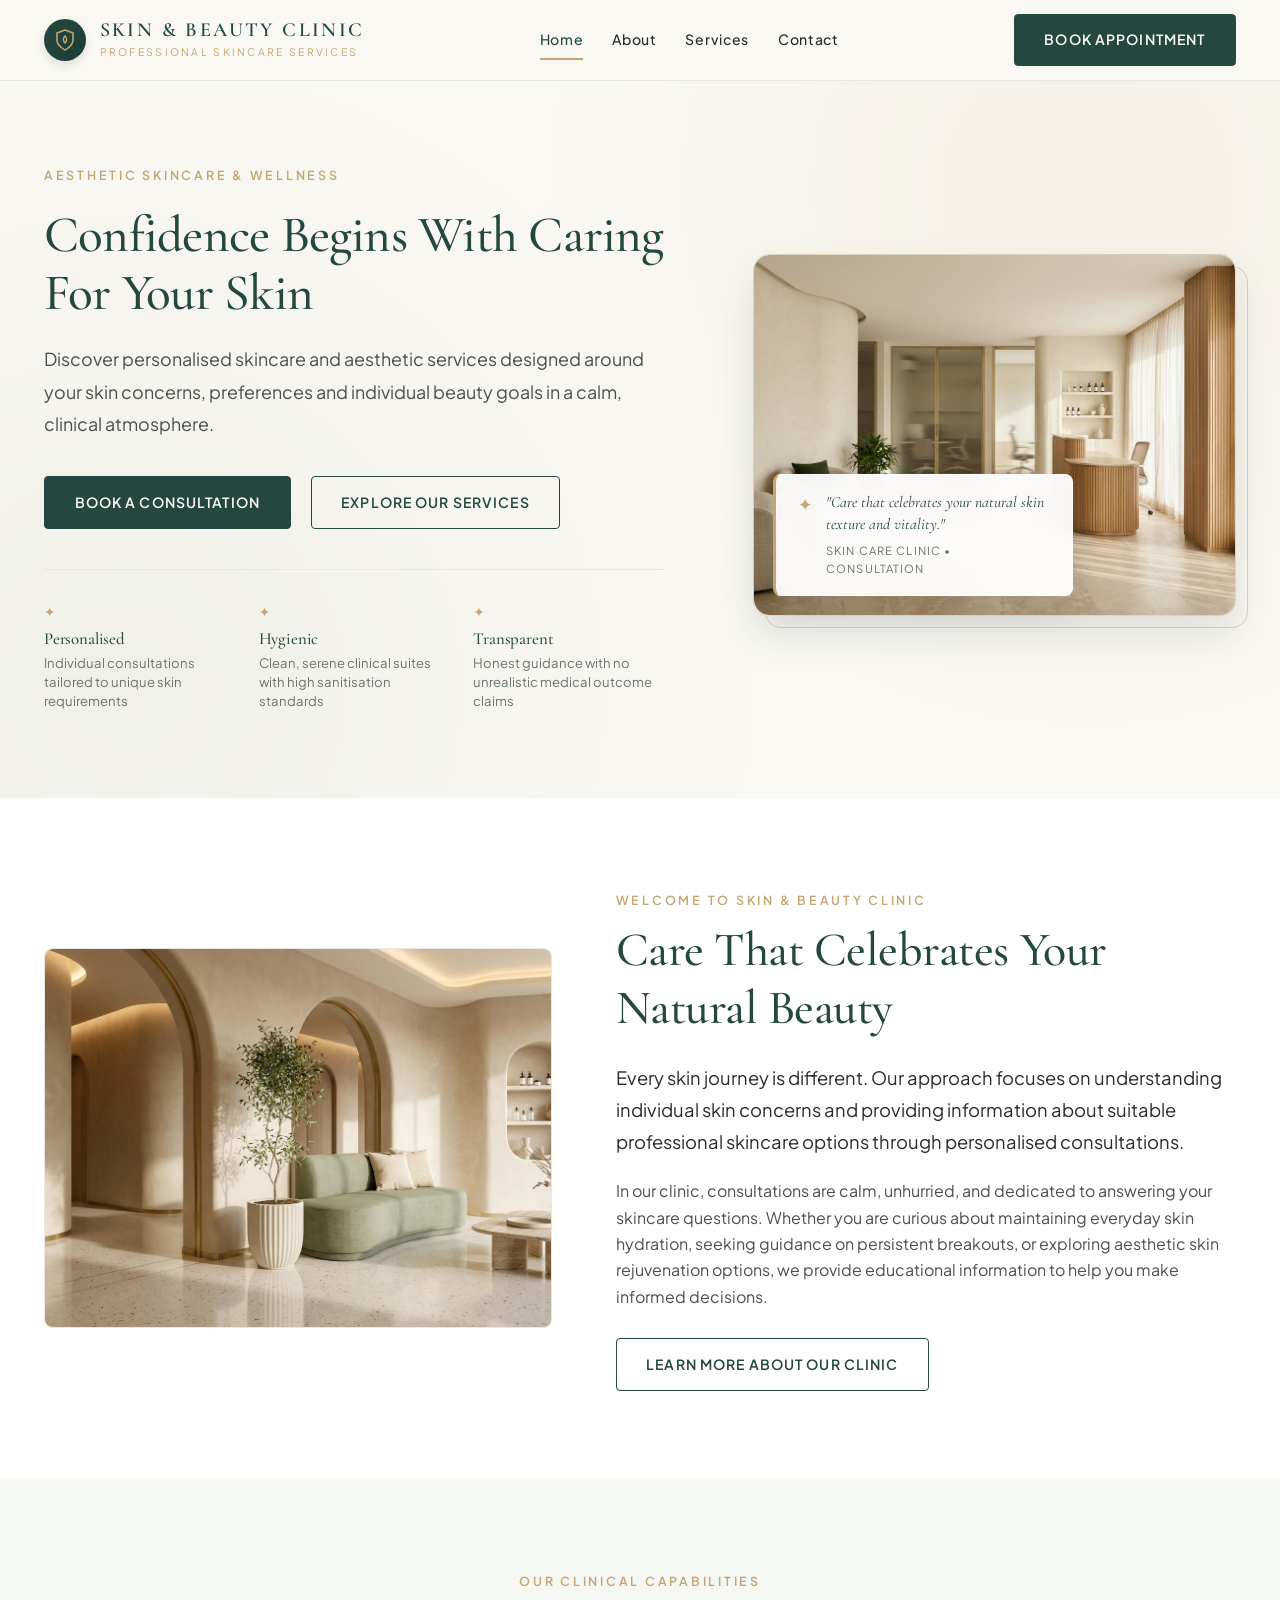
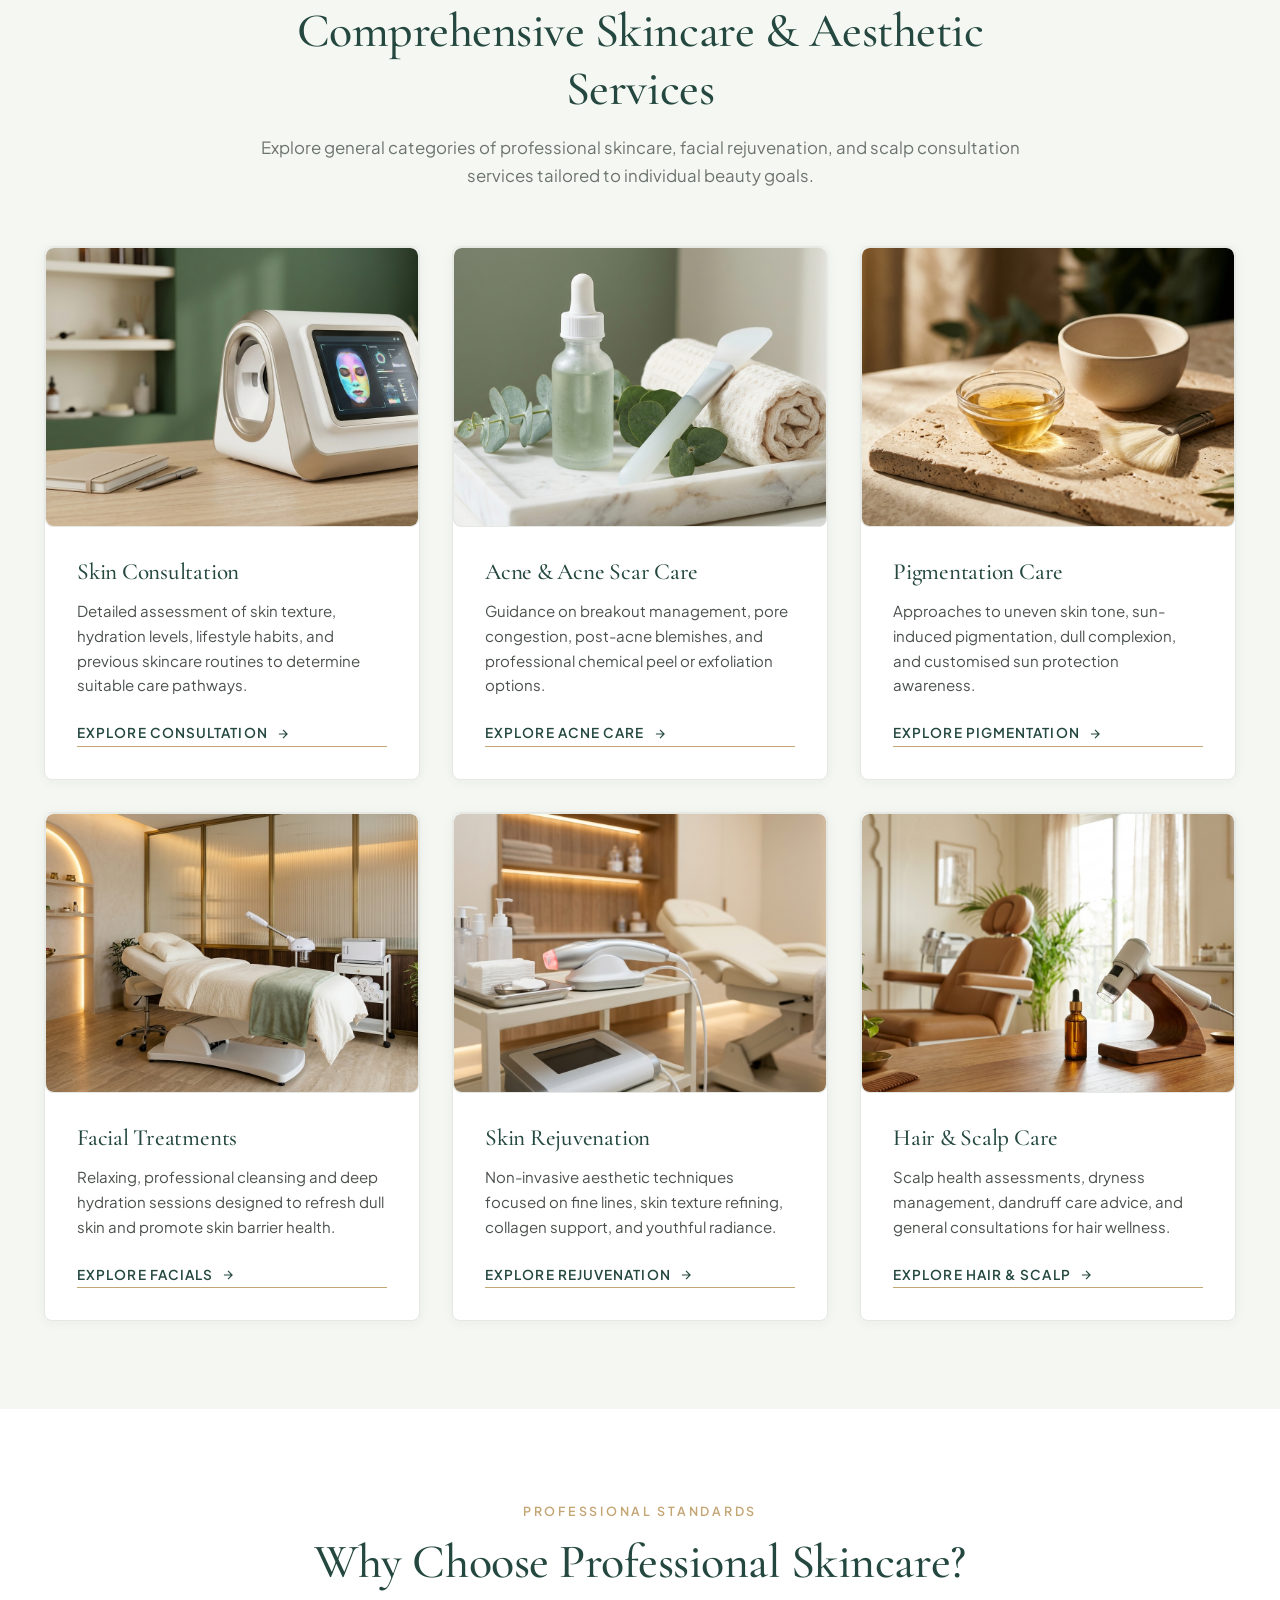
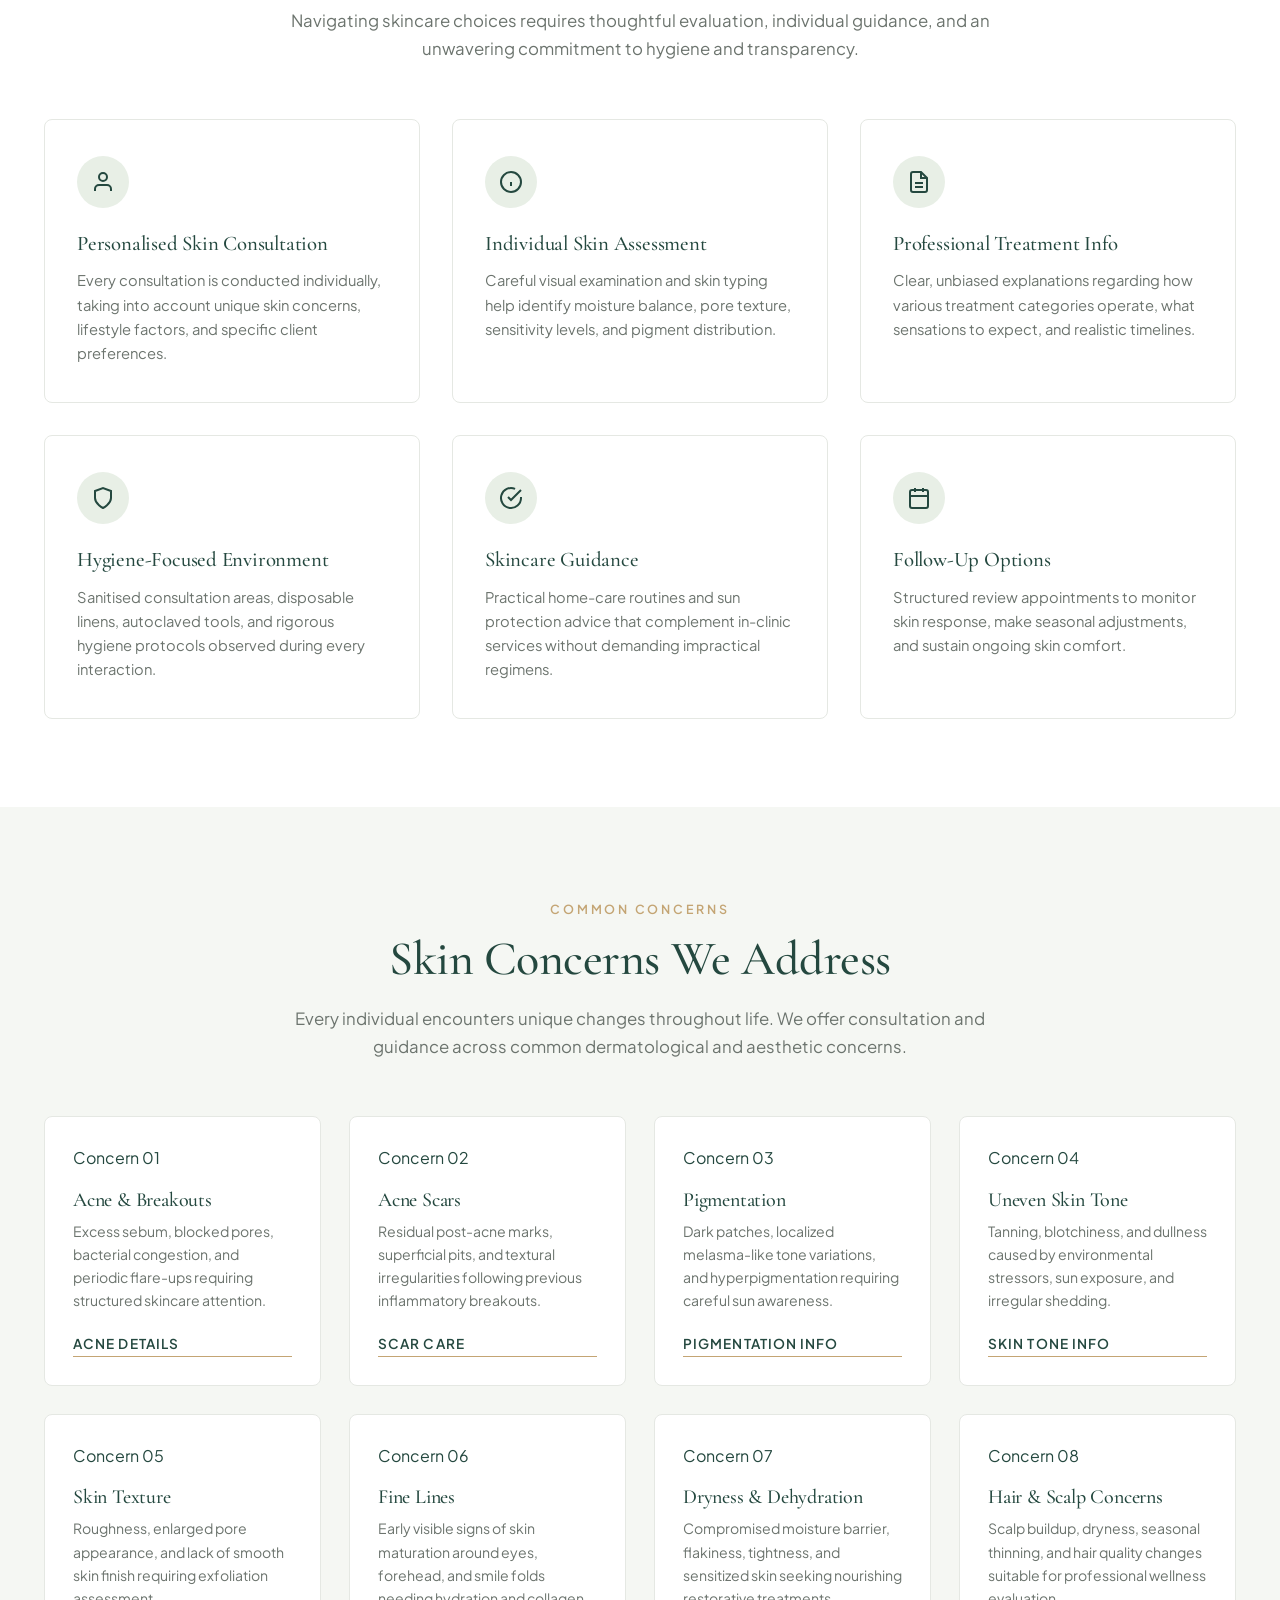
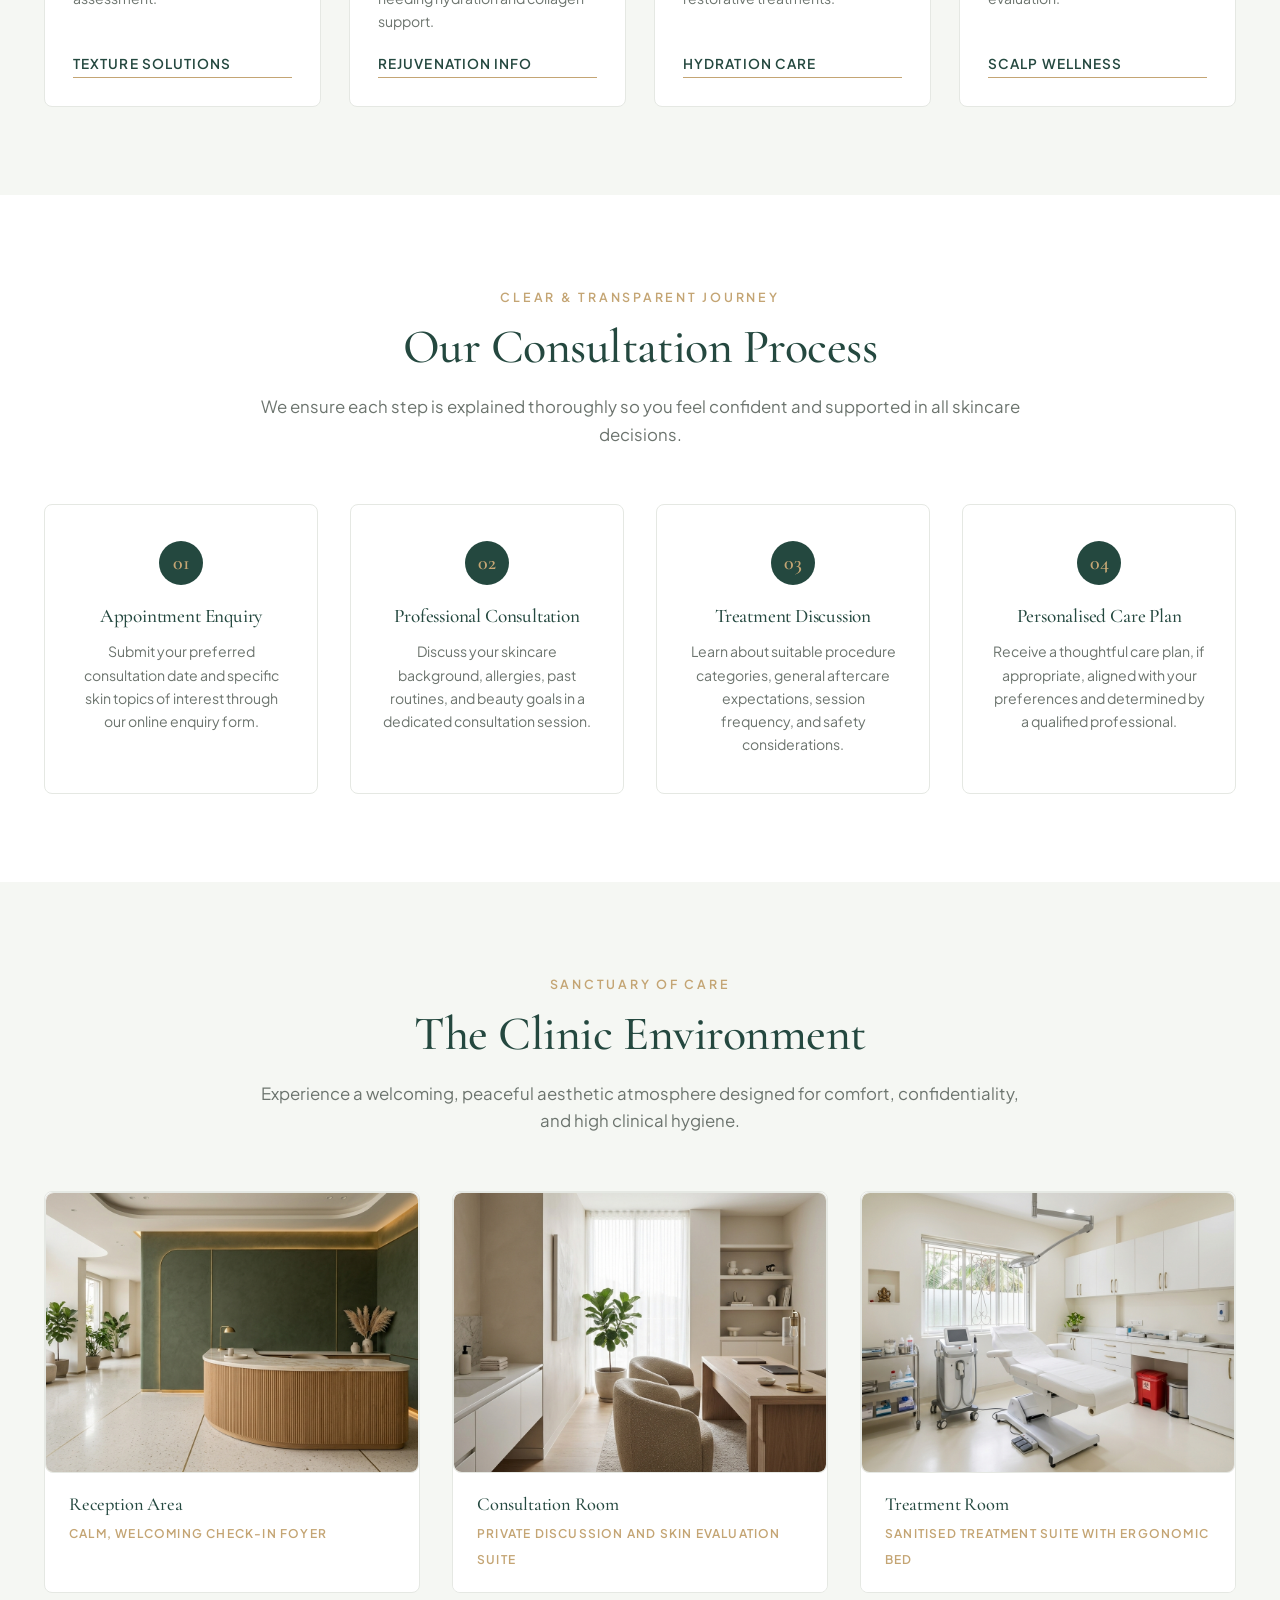
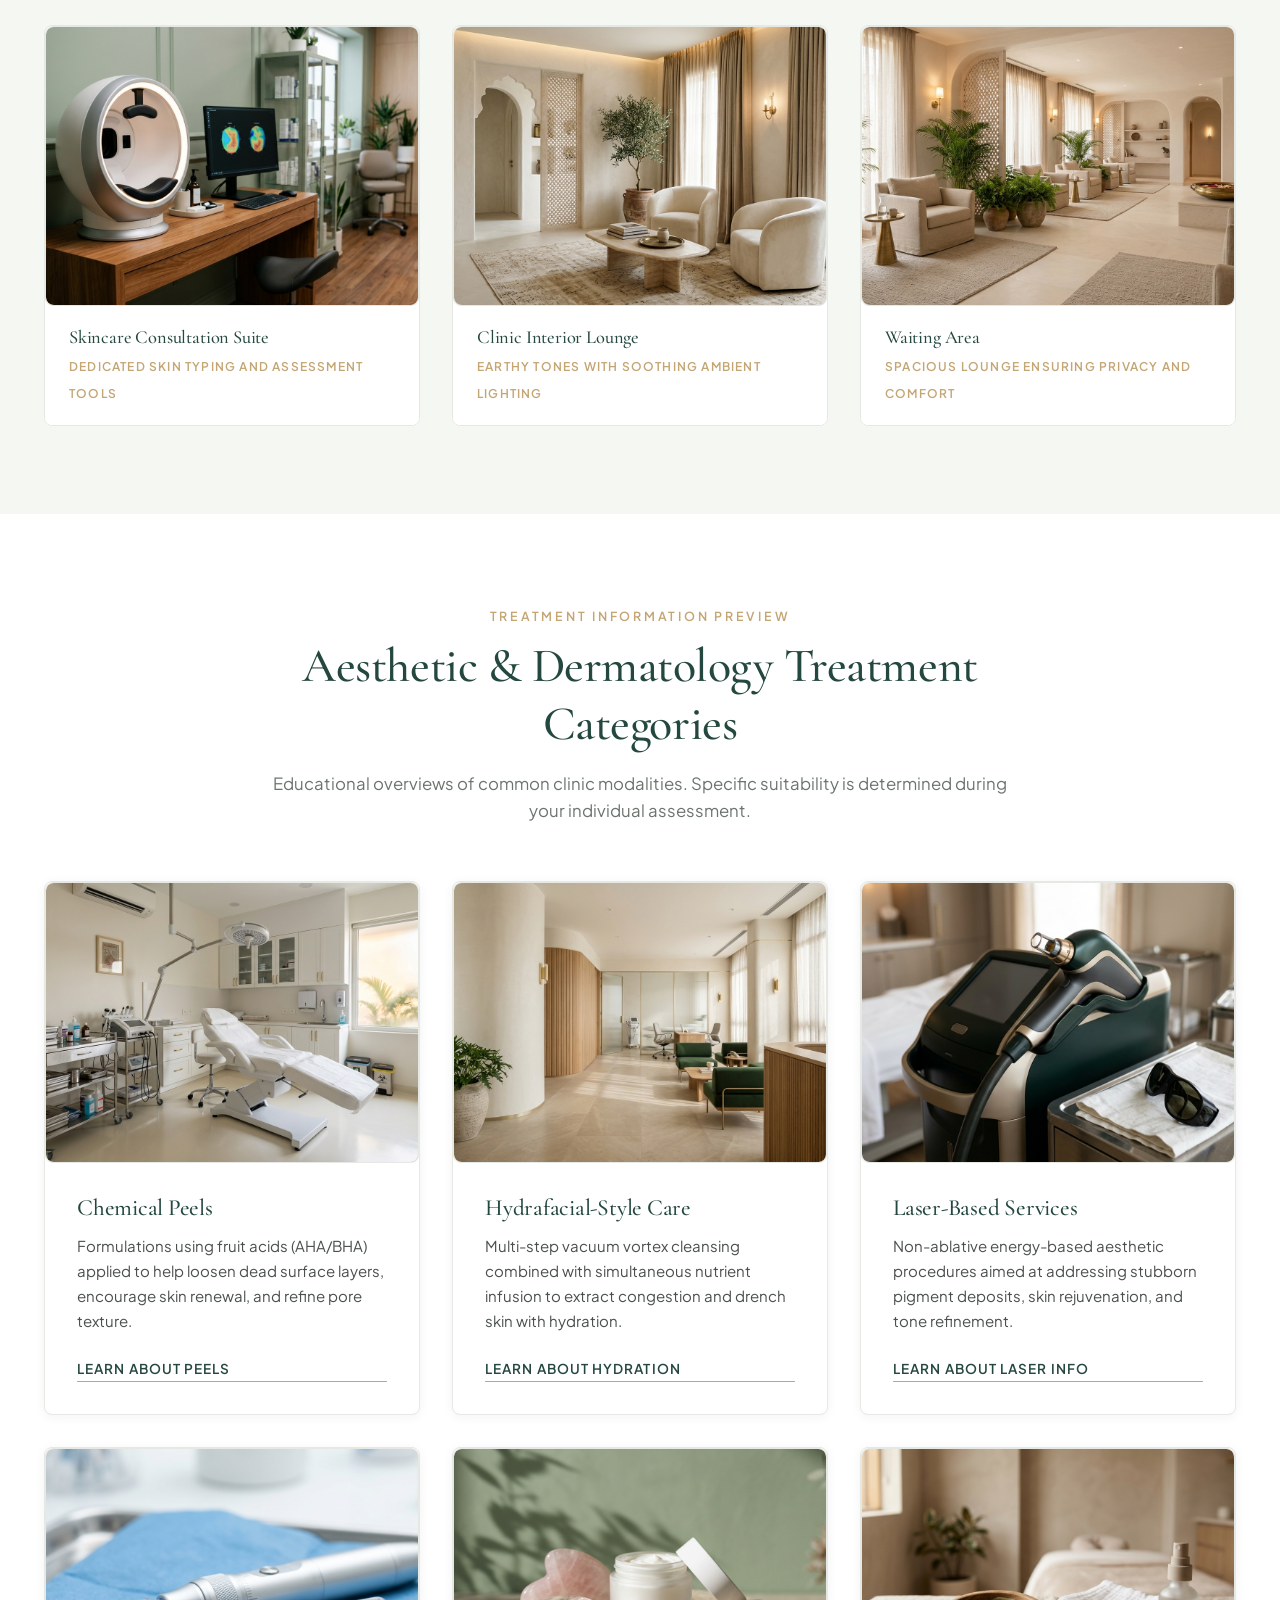
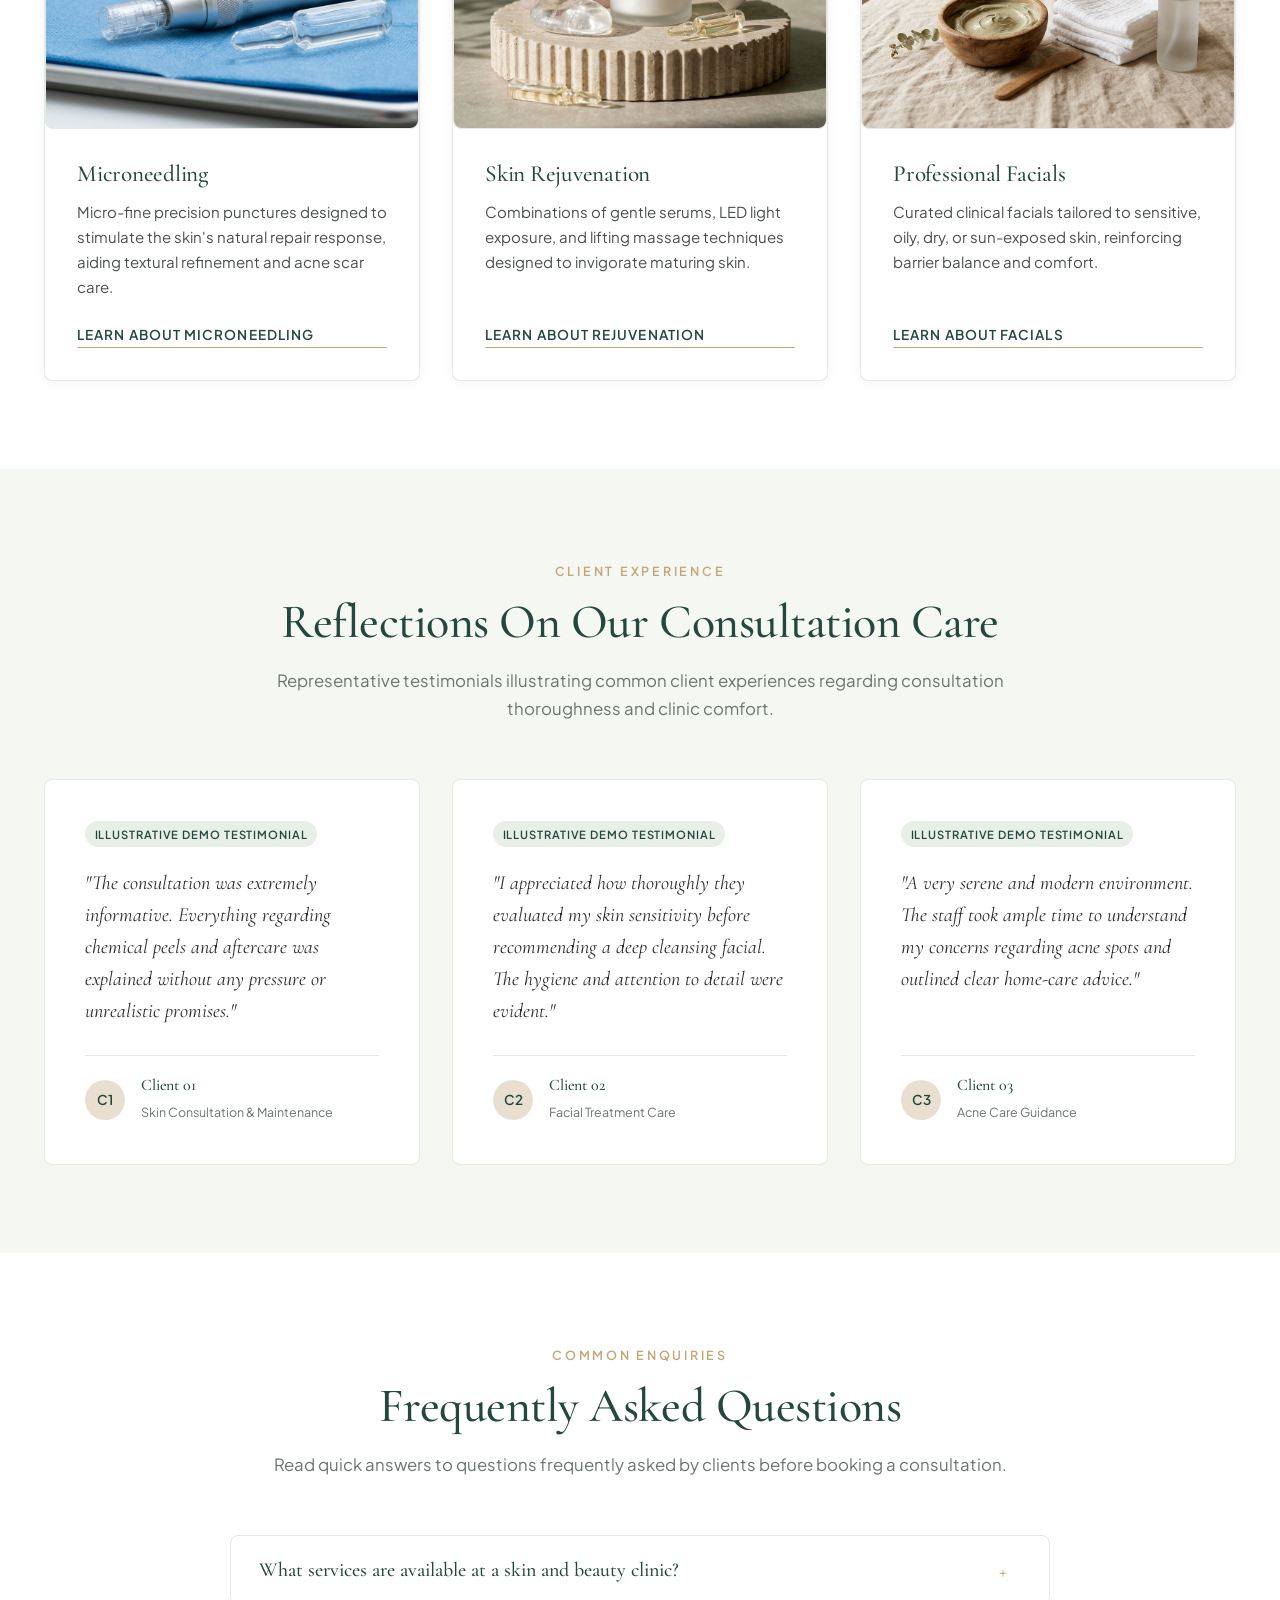
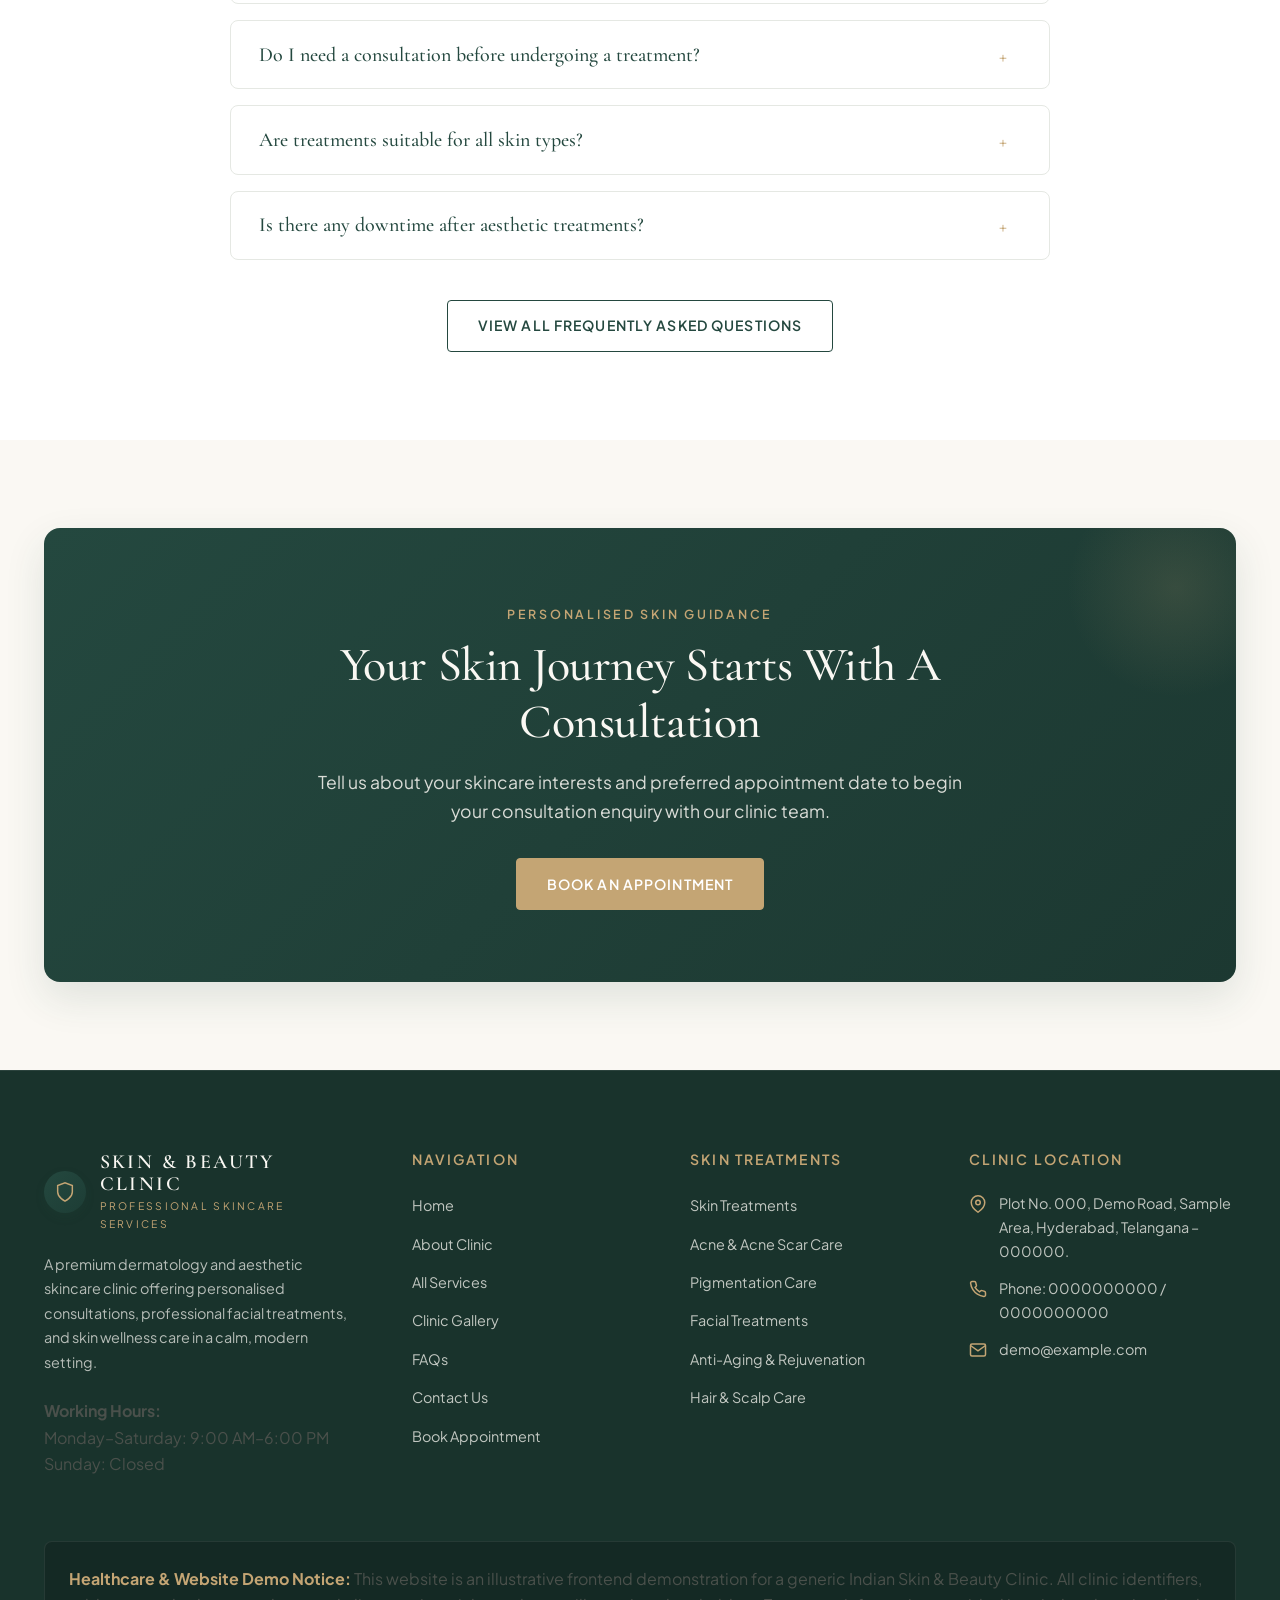
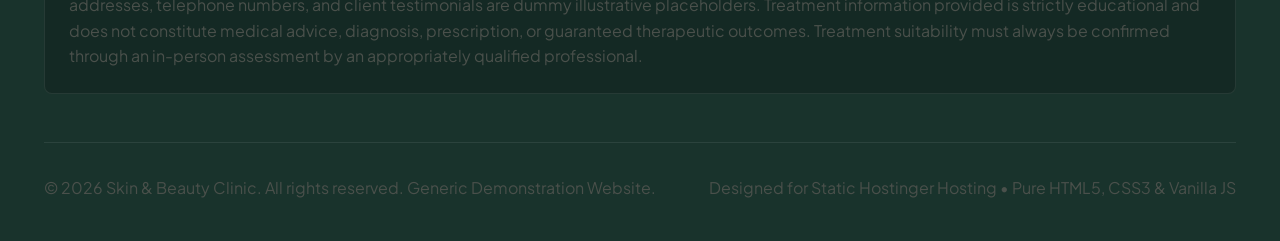
<file: index.html>
<!DOCTYPE html>
<html lang="en">
<head>
  <meta charset="UTF-8">
  <meta name="viewport" content="width=device-width, initial-scale=1.0">
  <title>Skin & Beauty Clinic Website | Aesthetic and Beauty Services</title>
  <meta name="description" content="Personalised skincare and aesthetic services designed around individual skin concerns, preferences, and beauty goals in a hygienic, calm clinic environment.">
  <meta property="og:title" content="Skin & Beauty Clinic Website | Professional Skincare Services">
  <meta property="og:description" content="Discover personalised skin consultations, facial treatments, acne care, and aesthetic rejuvenation in a modern clinical setting.">
  <meta property="og:type" content="website">
  <link rel="stylesheet" href="assets/css/style.css">
  <link rel="icon" type="image/svg+xml" href="data:image/svg+xml,<svg xmlns='http://www.w3.org/2000/svg' viewBox='0 0 24 24' fill='%2324483F'><path d='M12 2C7.5 2 4 5.5 4 10c0 5.25 8 12 8 12s8-6.75 8-12c0-4.5-3.5-8-8-8zm0 11.5c-1.93 0-3.5-1.57-3.5-3.5S10.07 6.5 12 6.5s3.5 1.57 3.5 3.5-1.57 3.5-3.5 3.5z'/></svg>">
</head>
<body>

  <!-- SITE HEADER -->
    <header class="site-header">
    <div class="container header-inner">
      <a href="index.html" class="brand" aria-label="Skin &amp; Beauty Clinic Home">
        <div class="brand-logo-symbol">
          <svg viewBox="0 0 24 24" width="24" height="24" fill="none" stroke="currentColor" stroke-width="1.6" stroke-linecap="round" stroke-linejoin="round">
            <path d="M12 22s8-4 8-10V5l-8-3-8 3v7c0 6 8 10 8 10z"/>
            <path d="M12 8c-2 2-2 5 0 7 2-2 2-5 0-7z"/>
          </svg>
        </div>
        <div class="brand-text">
          <span class="brand-title">Skin &amp; Beauty Clinic</span>
          <span class="brand-subtitle">Professional Skincare Services</span>
        </div>
      </a>

      <nav class="main-nav" aria-label="Main Navigation">
        <ul class="nav-list">
          <li class="nav-item"><a href="index.html" class="nav-link">Home</a></li>
          <li class="nav-item"><a href="about.html" class="nav-link">About</a></li>
          <li class="nav-item"><a href="services.html" class="nav-link">Services</a></li>
          <li class="nav-item"><a href="contact.html" class="nav-link">Contact</a></li>
        </ul>
      </nav>

      <div class="header-cta">
        <a href="appointment.html" class="btn btn-primary">Book Appointment</a>
        <button class="mobile-nav-toggle" aria-label="Open mobile navigation" aria-expanded="false">
          <svg width="24" height="24" viewBox="0 0 24 24" fill="none" stroke="currentColor" stroke-width="2"><line x1="3" y1="12" x2="21" y2="12"/><line x1="3" y1="6" x2="21" y2="6"/><line x1="3" y1="18" x2="21" y2="18"/></svg>
        </button>
      </div>
    </div>

    <!-- Mobile Drawer -->
    <div class="mobile-nav-drawer">
      <ul class="mobile-nav-list">
        <li><a href="index.html" class="mobile-nav-link">Home</a></li>
        <li><a href="about.html" class="mobile-nav-link">About Clinic</a></li>
        <li><a href="services.html" class="mobile-nav-link">Services</a></li>
        <li><a href="contact.html" class="mobile-nav-link">Contact Us</a></li>
      </ul>
      <a href="appointment.html" class="btn btn-primary mobile-cta-btn">Book Consultation</a>
    </div>
  </header>

  <!-- MAIN CONTENT -->
  <main>
    <!-- SECTION 1: HERO -->
    <section class="hero-section">
      <div class="container">
        <div class="hero-grid">
          <div class="hero-content">
            <span class="eyebrow">Aesthetic Skincare &amp; Wellness</span>
            <h1 class="hero-title">Confidence Begins With Caring For Your Skin</h1>
            <p class="hero-desc">Discover personalised skincare and aesthetic services designed around your skin concerns, preferences and individual beauty goals in a calm, clinical atmosphere.</p>
            <div class="hero-actions">
              <a href="appointment.html" class="btn btn-primary">Book a Consultation</a>
              <a href="services.html" class="btn btn-secondary">Explore Our Services</a>
            </div>
            <div class="hero-highlights">
              <div class="highlight-item">
                <span class="highlight-accent">✦</span>
                <h4>Personalised</h4>
                <p>Individual consultations tailored to unique skin requirements</p>
              </div>
              <div class="highlight-item">
                <span class="highlight-accent">✦</span>
                <h4>Hygienic</h4>
                <p>Clean, serene clinical suites with high sanitisation standards</p>
              </div>
              <div class="highlight-item">
                <span class="highlight-accent">✦</span>
                <h4>Transparent</h4>
                <p>Honest guidance with no unrealistic medical outcome claims</p>
              </div>
            </div>
          </div>
          <div class="hero-image-wrapper">
            <div class="hero-image-frame">
              <div class="img-placeholder ratio-4-3" data-img-id="IMG-01">
                <img src="images/hero-skin-beauty-clinic.jpeg" alt="Skin &amp; Beauty Clinic Modern Interior Foyer" loading="eager">
              </div>
              <div class="hero-float-card">
                <div class="float-card-icon">✦</div>
                <div class="float-card-text">
                  <p>"Care that celebrates your natural skin texture and vitality."</p>
                  <span>Skin Care Clinic &bull; Consultation</span>
                </div>
              </div>
            </div>
          </div>
        </div>
      </div>
    </section>

    <!-- SECTION 2: WELCOME -->
    <section class="section bg-white">
      <div class="container">
        <div class="welcome-grid">
          <div>
            <div class="img-placeholder ratio-4-3" data-img-id="IMG-02">
              <img src="images/clinic-interior.jpeg" alt="Skin &amp; Beauty Clinic Reception and Consultation Entrance" loading="lazy">
            </div>
          </div>
          <div class="welcome-content">
            <span class="eyebrow">Welcome to Skin &amp; Beauty Clinic</span>
            <h2>Care That Celebrates Your Natural Beauty</h2>
            <p class="text-lead">Every skin journey is different. Our approach focuses on understanding individual skin concerns and providing information about suitable professional skincare options through personalised consultations.</p>
            <p>In our clinic, consultations are calm, unhurried, and dedicated to answering your skincare questions. Whether you are curious about maintaining everyday skin hydration, seeking guidance on persistent breakouts, or exploring aesthetic skin rejuvenation options, we provide educational information to help you make informed decisions.</p>
            <div style="margin-top: 1.75rem;">
              <a href="about.html" class="btn btn-secondary">Learn More About Our Clinic</a>
            </div>
          </div>
        </div>
      </div>
    </section>

    <!-- SECTION 3: MAIN SERVICES -->
    <section class="section bg-light">
      <div class="container">
        <div class="section-header">
          <span class="eyebrow">Our Clinical Capabilities</span>
          <h2>Comprehensive Skincare &amp; Aesthetic Services</h2>
          <p>Explore general categories of professional skincare, facial rejuvenation, and scalp consultation services tailored to individual beauty goals.</p>
        </div>

        <div class="cards-grid-3">
          <!-- Service 1 -->
          <article class="service-card">
            <div class="service-card-media">
              <div class="img-placeholder ratio-4-3" data-img-id="IMG-03">
                <img src="images/skincare-consultation.jpeg" alt="Skin Consultation and Diagnostic Assessment" loading="lazy">
              </div>
            </div>
            <div class="service-card-content">
              <h3 class="service-card-title">Skin Consultation</h3>
              <p class="service-card-desc">Detailed assessment of skin texture, hydration levels, lifestyle habits, and previous skincare routines to determine suitable care pathways.</p>
              <a href="skin-treatments.html" class="btn-text-link">Explore Consultation <svg width="14" height="14" viewBox="0 0 24 24" fill="none" stroke="currentColor" stroke-width="2"><path d="M5 12h14M12 5l7 7-7 7"/></svg></a>
            </div>
          </article>

          <!-- Service 2 -->
          <article class="service-card">
            <div class="service-card-media">
              <div class="img-placeholder ratio-4-3" data-img-id="IMG-04">
                <img src="images/acne-care.jpeg" alt="Acne and Breakout Management" loading="lazy">
              </div>
            </div>
            <div class="service-card-content">
              <h3 class="service-card-title">Acne &amp; Acne Scar Care</h3>
              <p class="service-card-desc">Guidance on breakout management, pore congestion, post-acne blemishes, and professional chemical peel or exfoliation options.</p>
              <a href="acne-care.html" class="btn-text-link">Explore Acne Care <svg width="14" height="14" viewBox="0 0 24 24" fill="none" stroke="currentColor" stroke-width="2"><path d="M5 12h14M12 5l7 7-7 7"/></svg></a>
            </div>
          </article>

          <!-- Service 3 -->
          <article class="service-card">
            <div class="service-card-media">
              <div class="img-placeholder ratio-4-3" data-img-id="IMG-05">
                <img src="images/pigmentation-care.jpeg" alt="Pigmentation and Skin Tone Harmonization" loading="lazy">
              </div>
            </div>
            <div class="service-card-content">
              <h3 class="service-card-title">Pigmentation Care</h3>
              <p class="service-card-desc">Approaches to uneven skin tone, sun-induced pigmentation, dull complexion, and customised sun protection awareness.</p>
              <a href="pigmentation.html" class="btn-text-link">Explore Pigmentation <svg width="14" height="14" viewBox="0 0 24 24" fill="none" stroke="currentColor" stroke-width="2"><path d="M5 12h14M12 5l7 7-7 7"/></svg></a>
            </div>
          </article>

          <!-- Service 4 -->
          <article class="service-card">
            <div class="service-card-media">
              <div class="img-placeholder ratio-4-3" data-img-id="IMG-06">
                <img src="images/facial-treatment.jpeg" alt="Professional Clinical Facial Treatment" loading="lazy">
              </div>
            </div>
            <div class="service-card-content">
              <h3 class="service-card-title">Facial Treatments</h3>
              <p class="service-card-desc">Relaxing, professional cleansing and deep hydration sessions designed to refresh dull skin and promote skin barrier health.</p>
              <a href="facial-treatments.html" class="btn-text-link">Explore Facials <svg width="14" height="14" viewBox="0 0 24 24" fill="none" stroke="currentColor" stroke-width="2"><path d="M5 12h14M12 5l7 7-7 7"/></svg></a>
            </div>
          </article>

          <!-- Service 5 -->
          <article class="service-card">
            <div class="service-card-media">
              <div class="img-placeholder ratio-4-3" data-img-id="IMG-07">
                <img src="images/skin-rejuvenation.jpeg" alt="Aesthetic Skin Rejuvenation and Vitality" loading="lazy">
              </div>
            </div>
            <div class="service-card-content">
              <h3 class="service-card-title">Skin Rejuvenation</h3>
              <p class="service-card-desc">Non-invasive aesthetic techniques focused on fine lines, skin texture refining, collagen support, and youthful radiance.</p>
              <a href="anti-aging.html" class="btn-text-link">Explore Rejuvenation <svg width="14" height="14" viewBox="0 0 24 24" fill="none" stroke="currentColor" stroke-width="2"><path d="M5 12h14M12 5l7 7-7 7"/></svg></a>
            </div>
          </article>

          <!-- Service 6 -->
          <article class="service-card">
            <div class="service-card-media">
              <div class="img-placeholder ratio-4-3" data-img-id="IMG-08">
                <img src="images/hair-care-treatment.jpeg" alt="Hair and Scalp Wellness Care" loading="lazy">
              </div>
            </div>
            <div class="service-card-content">
              <h3 class="service-card-title">Hair &amp; Scalp Care</h3>
              <p class="service-card-desc">Scalp health assessments, dryness management, dandruff care advice, and general consultations for hair wellness.</p>
              <a href="hair-care.html" class="btn-text-link">Explore Hair &amp; Scalp <svg width="14" height="14" viewBox="0 0 24 24" fill="none" stroke="currentColor" stroke-width="2"><path d="M5 12h14M12 5l7 7-7 7"/></svg></a>
            </div>
          </article>
        </div>
      </div>
    </section>

    <!-- SECTION 4: WHY CHOOSE PROFESSIONAL SKINCARE -->
    <section class="section bg-white">
      <div class="container">
        <div class="section-header">
          <span class="eyebrow">Professional Standards</span>
          <h2>Why Choose Professional Skincare?</h2>
          <p>Navigating skincare choices requires thoughtful evaluation, individual guidance, and an unwavering commitment to hygiene and transparency.</p>
        </div>

        <div class="cards-grid-3">
          <div class="feature-card">
            <div class="feature-icon-wrapper">
              <svg width="24" height="24" viewBox="0 0 24 24" fill="none" stroke="currentColor" stroke-width="2"><path d="M20 21v-2a4 4 0 0 0-4-4H8a4 4 0 0 0-4 4v2"/><circle cx="12" cy="7" r="4"/></svg>
            </div>
            <h3>Personalised Skin Consultation</h3>
            <p>Every consultation is conducted individually, taking into account unique skin concerns, lifestyle factors, and specific client preferences.</p>
          </div>

          <div class="feature-card">
            <div class="feature-icon-wrapper">
              <svg width="24" height="24" viewBox="0 0 24 24" fill="none" stroke="currentColor" stroke-width="2"><circle cx="12" cy="12" r="10"/><path d="M12 16v-4"/><path d="M12 8h.01"/></svg>
            </div>
            <h3>Individual Skin Assessment</h3>
            <p>Careful visual examination and skin typing help identify moisture balance, pore texture, sensitivity levels, and pigment distribution.</p>
          </div>

          <div class="feature-card">
            <div class="feature-icon-wrapper">
              <svg width="24" height="24" viewBox="0 0 24 24" fill="none" stroke="currentColor" stroke-width="2"><path d="M14 2H6a2 2 0 0 0-2 2v16a2 2 0 0 0 2 2h12a2 2 0 0 0 2-2V8z"/><polyline points="14 2 14 8 20 8"/><line x1="16" y1="13" x2="8" y2="13"/><line x1="16" y1="17" x2="8" y2="17"/></svg>
            </div>
            <h3>Professional Treatment Info</h3>
            <p>Clear, unbiased explanations regarding how various treatment categories operate, what sensations to expect, and realistic timelines.</p>
          </div>

          <div class="feature-card">
            <div class="feature-icon-wrapper">
              <svg width="24" height="24" viewBox="0 0 24 24" fill="none" stroke="currentColor" stroke-width="2"><path d="M12 22s8-4 8-10V5l-8-3-8 3v7c0 6 8 10 8 10z"/></svg>
            </div>
            <h3>Hygiene-Focused Environment</h3>
            <p>Sanitised consultation areas, disposable linens, autoclaved tools, and rigorous hygiene protocols observed during every interaction.</p>
          </div>

          <div class="feature-card">
            <div class="feature-icon-wrapper">
              <svg width="24" height="24" viewBox="0 0 24 24" fill="none" stroke="currentColor" stroke-width="2"><path d="M22 11.08V12a10 10 0 1 1-5.93-9.14"/><polyline points="22 4 12 14.01 9 11.01"/></svg>
            </div>
            <h3>Skincare Guidance</h3>
            <p>Practical home-care routines and sun protection advice that complement in-clinic services without demanding impractical regimens.</p>
          </div>

          <div class="feature-card">
            <div class="feature-icon-wrapper">
              <svg width="24" height="24" viewBox="0 0 24 24" fill="none" stroke="currentColor" stroke-width="2"><rect x="3" y="4" width="18" height="18" rx="2" ry="2"/><line x1="16" y1="2" x2="16" y2="6"/><line x1="8" y1="2" x2="8" y2="6"/><line x1="3" y1="10" x2="21" y2="10"/></svg>
            </div>
            <h3>Follow-Up Options</h3>
            <p>Structured review appointments to monitor skin response, make seasonal adjustments, and sustain ongoing skin comfort.</p>
          </div>
        </div>
      </div>
    </section>

    <!-- SECTION 5: SKIN CONCERNS WE ADDRESS -->
    <section class="section bg-light">
      <div class="container">
        <div class="section-header">
          <span class="eyebrow">Common Concerns</span>
          <h2>Skin Concerns We Address</h2>
          <p>Every individual encounters unique changes throughout life. We offer consultation and guidance across common dermatological and aesthetic concerns.</p>
        </div>

        <div class="cards-grid-4">
          <div class="concern-card">
            <span class="eyebrow-forest">Concern 01</span>
            <h4>Acne &amp; Breakouts</h4>
            <p>Excess sebum, blocked pores, bacterial congestion, and periodic flare-ups requiring structured skincare attention.</p>
            <a href="acne-care.html" class="btn-text-link">Acne Details</a>
          </div>

          <div class="concern-card">
            <span class="eyebrow-forest">Concern 02</span>
            <h4>Acne Scars</h4>
            <p>Residual post-acne marks, superficial pits, and textural irregularities following previous inflammatory breakouts.</p>
            <a href="acne-care.html" class="btn-text-link">Scar Care</a>
          </div>

          <div class="concern-card">
            <span class="eyebrow-forest">Concern 03</span>
            <h4>Pigmentation</h4>
            <p>Dark patches, localized melasma-like tone variations, and hyperpigmentation requiring careful sun awareness.</p>
            <a href="pigmentation.html" class="btn-text-link">Pigmentation Info</a>
          </div>

          <div class="concern-card">
            <span class="eyebrow-forest">Concern 04</span>
            <h4>Uneven Skin Tone</h4>
            <p>Tanning, blotchiness, and dullness caused by environmental stressors, sun exposure, and irregular shedding.</p>
            <a href="pigmentation.html" class="btn-text-link">Skin Tone Info</a>
          </div>

          <div class="concern-card">
            <span class="eyebrow-forest">Concern 05</span>
            <h4>Skin Texture</h4>
            <p>Roughness, enlarged pore appearance, and lack of smooth skin finish requiring exfoliation assessment.</p>
            <a href="skin-treatments.html" class="btn-text-link">Texture Solutions</a>
          </div>

          <div class="concern-card">
            <span class="eyebrow-forest">Concern 06</span>
            <h4>Fine Lines</h4>
            <p>Early visible signs of skin maturation around eyes, forehead, and smile folds needing hydration and collagen support.</p>
            <a href="anti-aging.html" class="btn-text-link">Rejuvenation Info</a>
          </div>

          <div class="concern-card">
            <span class="eyebrow-forest">Concern 07</span>
            <h4>Dryness &amp; Dehydration</h4>
            <p>Compromised moisture barrier, flakiness, tightness, and sensitized skin seeking nourishing restorative treatments.</p>
            <a href="facial-treatments.html" class="btn-text-link">Hydration Care</a>
          </div>

          <div class="concern-card">
            <span class="eyebrow-forest">Concern 08</span>
            <h4>Hair &amp; Scalp Concerns</h4>
            <p>Scalp buildup, dryness, seasonal thinning, and hair quality changes suitable for professional wellness evaluation.</p>
            <a href="hair-care.html" class="btn-text-link">Scalp Wellness</a>
          </div>
        </div>
      </div>
    </section>

    <!-- SECTION 6: OUR CONSULTATION PROCESS -->
    <section class="section bg-white">
      <div class="container">
        <div class="section-header">
          <span class="eyebrow">Clear &amp; Transparent Journey</span>
          <h2>Our Consultation Process</h2>
          <p>We ensure each step is explained thoroughly so you feel confident and supported in all skincare decisions.</p>
        </div>

        <div class="process-grid">
          <div class="process-step">
            <div class="step-number">01</div>
            <h4>Appointment Enquiry</h4>
            <p>Submit your preferred consultation date and specific skin topics of interest through our online enquiry form.</p>
          </div>

          <div class="process-step">
            <div class="step-number">02</div>
            <h4>Professional Consultation</h4>
            <p>Discuss your skincare background, allergies, past routines, and beauty goals in a dedicated consultation session.</p>
          </div>

          <div class="process-step">
            <div class="step-number">03</div>
            <h4>Treatment Discussion</h4>
            <p>Learn about suitable procedure categories, general aftercare expectations, session frequency, and safety considerations.</p>
          </div>

          <div class="process-step">
            <div class="step-number">04</div>
            <h4>Personalised Care Plan</h4>
            <p>Receive a thoughtful care plan, if appropriate, aligned with your preferences and determined by a qualified professional.</p>
          </div>
        </div>
      </div>
    </section>

    <!-- SECTION 7: CLINIC ENVIRONMENT -->
    <section class="section bg-light">
      <div class="container">
        <div class="section-header">
          <span class="eyebrow">Sanctuary of Care</span>
          <h2>The Clinic Environment</h2>
          <p>Experience a welcoming, peaceful aesthetic atmosphere designed for comfort, confidentiality, and high clinical hygiene.</p>
        </div>

        <div class="cards-grid-3">
          <div class="gallery-item">
            <div class="img-placeholder ratio-4-3" data-img-id="IMG-09">
              <img src="images/clinic-reception.jpeg" alt="Skin &amp; Beauty Clinic Welcoming Reception Desk" loading="lazy">
            </div>
            <div class="gallery-caption">
              <h4>Reception Area</h4>
              <span>Calm, welcoming check-in foyer</span>
            </div>
          </div>

          <div class="gallery-item">
            <div class="img-placeholder ratio-4-3" data-img-id="IMG-10">
              <img src="images/consultation-room.jpeg" alt="Private Skin Consultation Room" loading="lazy">
            </div>
            <div class="gallery-caption">
              <h4>Consultation Room</h4>
              <span>Private discussion and skin evaluation suite</span>
            </div>
          </div>

          <div class="gallery-item">
            <div class="img-placeholder ratio-4-3" data-img-id="IMG-11">
              <img src="images/treatment-room.jpeg" alt="Hygienic Aesthetic Treatment Suite" loading="lazy">
            </div>
            <div class="gallery-caption">
              <h4>Treatment Room</h4>
              <span>Sanitised treatment suite with ergonomic bed</span>
            </div>
          </div>

          <div class="gallery-item">
            <div class="img-placeholder ratio-4-3" data-img-id="IMG-12">
              <img src="images/skin-analysis.jpeg" alt="Skincare Consultation and Diagnostics Suite" loading="lazy">
            </div>
            <div class="gallery-caption">
              <h4>Skincare Consultation Suite</h4>
              <span>Dedicated skin typing and assessment tools</span>
            </div>
          </div>

          <div class="gallery-item">
            <div class="img-placeholder ratio-4-3" data-img-id="IMG-13">
              <img src="images/clinic-interior-lounge.jpeg" alt="Relaxation Lounge Interior" loading="lazy">
            </div>
            <div class="gallery-caption">
              <h4>Clinic Interior Lounge</h4>
              <span>Earthy tones with soothing ambient lighting</span>
            </div>
          </div>

          <div class="gallery-item">
            <div class="img-placeholder ratio-4-3" data-img-id="IMG-14">
              <img src="images/clinic-waiting-area.jpeg" alt="Spacious Client Waiting Area" loading="lazy">
            </div>
            <div class="gallery-caption">
              <h4>Waiting Area</h4>
              <span>Spacious lounge ensuring privacy and comfort</span>
            </div>
          </div>
        </div>
      </div>
    </section>

    <!-- SECTION 8: TREATMENT INFORMATION PREVIEW -->
    <section class="section bg-white">
      <div class="container">
        <div class="section-header">
          <span class="eyebrow">Treatment Information Preview</span>
          <h2>Aesthetic &amp; Dermatology Treatment Categories</h2>
          <p>Educational overviews of common clinic modalities. Specific suitability is determined during your individual assessment.</p>
        </div>

        <div class="cards-grid-3">
          <article class="service-card">
            <div class="service-card-media">
              <div class="img-placeholder ratio-4-3" data-img-id="IMG-15">
                <img src="images/chemical-peel-treatment.jpeg" alt="Chemical Peel Treatment Formulation" loading="lazy">
              </div>
            </div>
            <div class="service-card-content">
              <h3 class="service-card-title">Chemical Peels</h3>
              <p class="service-card-desc">Formulations using fruit acids (AHA/BHA) applied to help loosen dead surface layers, encourage skin renewal, and refine pore texture.</p>
              <a href="skin-treatments.html" class="btn-text-link">Learn About Peels</a>
            </div>
          </article>

          <article class="service-card">
            <div class="service-card-media">
              <div class="img-placeholder ratio-4-3" data-img-id="IMG-16">
                <img src="images/hydrafacial-style-treatment.jpeg" alt="Hydration Infusion Care" loading="lazy">
              </div>
            </div>
            <div class="service-card-content">
              <h3 class="service-card-title">Hydrafacial-Style Care</h3>
              <p class="service-card-desc">Multi-step vacuum vortex cleansing combined with simultaneous nutrient infusion to extract congestion and drench skin with hydration.</p>
              <a href="facial-treatments.html" class="btn-text-link">Learn About Hydration</a>
            </div>
          </article>

          <article class="service-card">
            <div class="service-card-media">
              <div class="img-placeholder ratio-4-3" data-img-id="IMG-17">
                <img src="images/laser-skin-treatment.jpeg" alt="Laser-Based Aesthetic Services" loading="lazy">
              </div>
            </div>
            <div class="service-card-content">
              <h3 class="service-card-title">Laser-Based Services</h3>
              <p class="service-card-desc">Non-ablative energy-based aesthetic procedures aimed at addressing stubborn pigment deposits, skin rejuvenation, and tone refinement.</p>
              <a href="pigmentation.html" class="btn-text-link">Learn About Laser Info</a>
            </div>
          </article>

          <article class="service-card">
            <div class="service-card-media">
              <div class="img-placeholder ratio-4-3" data-img-id="IMG-18">
                <img src="images/microneedling-treatment.jpeg" alt="Precision Microneedling Care" loading="lazy">
              </div>
            </div>
            <div class="service-card-content">
              <h3 class="service-card-title">Microneedling</h3>
              <p class="service-card-desc">Micro-fine precision punctures designed to stimulate the skin's natural repair response, aiding textural refinement and acne scar care.</p>
              <a href="acne-care.html" class="btn-text-link">Learn About Microneedling</a>
            </div>
          </article>

          <article class="service-card">
            <div class="service-card-media">
              <div class="img-placeholder ratio-4-3" data-img-id="IMG-19">
                <img src="images/anti-aging-treatment.jpeg" alt="Skin Rejuvenation and Vitality" loading="lazy">
              </div>
            </div>
            <div class="service-card-content">
              <h3 class="service-card-title">Skin Rejuvenation</h3>
              <p class="service-card-desc">Combinations of gentle serums, LED light exposure, and lifting massage techniques designed to invigorate maturing skin.</p>
              <a href="anti-aging.html" class="btn-text-link">Learn About Rejuvenation</a>
            </div>
          </article>

          <article class="service-card">
            <div class="service-card-media">
              <div class="img-placeholder ratio-4-3" data-img-id="IMG-20">
                <img src="images/professional-facials.jpeg" alt="Professional Clinical Facials" loading="lazy">
              </div>
            </div>
            <div class="service-card-content">
              <h3 class="service-card-title">Professional Facials</h3>
              <p class="service-card-desc">Curated clinical facials tailored to sensitive, oily, dry, or sun-exposed skin, reinforcing barrier balance and comfort.</p>
              <a href="facial-treatments.html" class="btn-text-link">Learn About Facials</a>
            </div>
          </article>
        </div>
      </div>
    </section>

    <!-- SECTION 9: CLIENT EXPERIENCE -->
    <section class="section bg-light">
      <div class="container">
        <div class="section-header">
          <span class="eyebrow">Client Experience</span>
          <h2>Reflections On Our Consultation Care</h2>
          <p>Representative testimonials illustrating common client experiences regarding consultation thoroughness and clinic comfort.</p>
        </div>

        <div class="cards-grid-3">
          <div class="testimonial-card">
            <div>
              <span class="demo-disclaimer-pill">Illustrative Demo Testimonial</span>
              <p class="testimonial-quote">"The consultation was extremely informative. Everything regarding chemical peels and aftercare was explained without any pressure or unrealistic promises."</p>
            </div>
            <div class="testimonial-author">
              <div class="author-avatar-demo">C1</div>
              <div class="author-info">
                <h5>Client 01</h5>
                <span>Skin Consultation &amp; Maintenance</span>
              </div>
            </div>
          </div>

          <div class="testimonial-card">
            <div>
              <span class="demo-disclaimer-pill">Illustrative Demo Testimonial</span>
              <p class="testimonial-quote">"I appreciated how thoroughly they evaluated my skin sensitivity before recommending a deep cleansing facial. The hygiene and attention to detail were evident."</p>
            </div>
            <div class="testimonial-author">
              <div class="author-avatar-demo">C2</div>
              <div class="author-info">
                <h5>Client 02</h5>
                <span>Facial Treatment Care</span>
              </div>
            </div>
          </div>

          <div class="testimonial-card">
            <div>
              <span class="demo-disclaimer-pill">Illustrative Demo Testimonial</span>
              <p class="testimonial-quote">"A very serene and modern environment. The staff took ample time to understand my concerns regarding acne spots and outlined clear home-care advice."</p>
            </div>
            <div class="testimonial-author">
              <div class="author-avatar-demo">C3</div>
              <div class="author-info">
                <h5>Client 03</h5>
                <span>Acne Care Guidance</span>
              </div>
            </div>
          </div>
        </div>
      </div>
    </section>

    <!-- SECTION 10: FAQ PREVIEW -->
    <section class="section bg-white">
      <div class="container container-narrow">
        <div class="section-header">
          <span class="eyebrow">Common Enquiries</span>
          <h2>Frequently Asked Questions</h2>
          <p>Read quick answers to questions frequently asked by clients before booking a consultation.</p>
        </div>

        <div class="faq-container">
          <div class="faq-item">
            <button class="faq-question" aria-expanded="false">
              What services are available at a skin and beauty clinic?
              <span class="faq-icon">+</span>
            </button>
            <div class="faq-answer">
              <p>Our clinic offers personalised skin consultations, acne management guidance, pigmentation assessments, professional facial treatments, skin rejuvenation care, and hair &amp; scalp wellness evaluations.</p>
            </div>
          </div>

          <div class="faq-item">
            <button class="faq-question" aria-expanded="false">
              Do I need a consultation before undergoing a treatment?
              <span class="faq-icon">+</span>
            </button>
            <div class="faq-answer">
              <p>Yes. A thorough consultation is essential before initiating any aesthetic or dermatological treatment. It ensures that your skin type, medical background, allergies, and expectations are properly assessed by a qualified professional.</p>
            </div>
          </div>

          <div class="faq-item">
            <button class="faq-question" aria-expanded="false">
              Are treatments suitable for all skin types?
              <span class="faq-icon">+</span>
            </button>
            <div class="faq-answer">
              <p>Suitability varies between individuals and depend on skin tone, current barrier strength, sensitivity, and underlying medical history. That is why customised consultations are conducted prior to selecting any procedure.</p>
            </div>
          </div>

          <div class="faq-item">
            <button class="faq-question" aria-expanded="false">
              Is there any downtime after aesthetic treatments?
              <span class="faq-icon">+</span>
            </button>
            <div class="faq-answer">
              <p>Downtime depends on the specific service. Gentle facials typically require zero recovery time, whereas chemical peels or microneedling may present slight redness for 24 to 48 hours. Your provider will detail expected aftercare beforehand.</p>
            </div>
          </div>
        </div>

        <div style="text-align: center; margin-top: 2.5rem;">
          <a href="faq.html" class="btn btn-secondary">View All Frequently Asked Questions</a>
        </div>
      </div>
    </section>

    <!-- SECTION 11: APPOINTMENT CTA -->
    <section class="section bg-ivory">
      <div class="container">
        <div class="cta-banner">
          <div class="cta-banner-content">
            <span class="eyebrow" style="color: var(--color-gold);">Personalised Skin Guidance</span>
            <h2>Your Skin Journey Starts With A Consultation</h2>
            <p>Tell us about your skincare interests and preferred appointment date to begin your consultation enquiry with our clinic team.</p>
            <a href="appointment.html" class="btn btn-gold">Book an Appointment</a>
          </div>
        </div>
      </div>
    </section>
  </main>

  <!-- SITE FOOTER -->
  <footer class="site-footer">
    <div class="container">
      <div class="footer-grid">
        <!-- Col 1: Brand Info -->
        <div class="footer-brand">
          <a href="index.html" class="brand">
            <div class="brand-logo-symbol">
              <svg viewBox="0 0 24 24" width="22" height="22" fill="none" stroke="currentColor" stroke-width="1.6"><path d="M12 22s8-4 8-10V5l-8-3-8 3v7c0 6 8 10 8 10z"/></svg>
            </div>
            <div class="brand-text">
              <span class="brand-title">Skin &amp; Beauty Clinic</span>
              <span class="brand-subtitle">Professional Skincare Services</span>
            </div>
          </a>
          <p class="footer-desc">A premium dermatology and aesthetic skincare clinic offering personalised consultations, professional facial treatments, and skin wellness care in a calm, modern setting.</p>
          <div class="footer-hours">
            <p><strong>Working Hours:</strong><br>Monday&ndash;Saturday: 9:00 AM&ndash;6:00 PM<br>Sunday: Closed</p>
          </div>
        </div>

        <!-- Col 2: Quick Links -->
        <div class="footer-col">
          <h4>Navigation</h4>
          <ul class="footer-links">
            <li><a href="index.html">Home</a></li>
            <li><a href="about.html">About Clinic</a></li>
            <li><a href="services.html">All Services</a></li>
            <li><a href="gallery.html">Clinic Gallery</a></li>
            <li><a href="faq.html">FAQs</a></li>
            <li><a href="contact.html">Contact Us</a></li>
            <li><a href="appointment.html">Book Appointment</a></li>
          </ul>
        </div>

        <!-- Col 3: Treatments -->
        <div class="footer-col">
          <h4>Skin Treatments</h4>
          <ul class="footer-links">
            <li><a href="skin-treatments.html">Skin Treatments</a></li>
            <li><a href="acne-care.html">Acne &amp; Acne Scar Care</a></li>
            <li><a href="pigmentation.html">Pigmentation Care</a></li>
            <li><a href="facial-treatments.html">Facial Treatments</a></li>
            <li><a href="anti-aging.html">Anti-Aging &amp; Rejuvenation</a></li>
            <li><a href="hair-care.html">Hair &amp; Scalp Care</a></li>
          </ul>
        </div>

        <!-- Col 4: Contact Dummy Details -->
        <div class="footer-col">
          <h4>Clinic Location</h4>
          <ul class="footer-contact-list">
            <li>
              <svg width="18" height="18" viewBox="0 0 24 24" fill="none" stroke="currentColor" stroke-width="2"><path d="M21 10c0 7-9 13-9 13s-9-6-9-13a9 9 0 0 1 18 0z"/><circle cx="12" cy="10" r="3"/></svg>
              <span>Plot No. 000, Demo Road, Sample Area, Hyderabad, Telangana &ndash; 000000.</span>
            </li>
            <li>
              <svg width="18" height="18" viewBox="0 0 24 24" fill="none" stroke="currentColor" stroke-width="2"><path d="M22 16.92v3a2 2 0 0 1-2.18 2 19.79 19.79 0 0 1-8.63-3.07 19.5 19.5 0 0 1-6-6 19.79 19.79 0 0 1-3.07-8.67A2 2 0 0 1 4.11 2h3a2 2 0 0 1 2 1.72 12.84 12.84 0 0 0 .7 2.81 2 2 0 0 1-.45 2.11L8.09 9.91a16 16 0 0 0 6 6l1.27-1.27a2 2 0 0 1 2.11-.45 12.84 12.84 0 0 0 2.81.7A2 2 0 0 1 22 16.92z"/></svg>
              <span>Phone: 0000000000 / 0000000000</span>
            </li>
            <li>
              <svg width="18" height="18" viewBox="0 0 24 24" fill="none" stroke="currentColor" stroke-width="2"><path d="M4 4h16c1.1 0 2 .9 2 2v12c0 1.1-.9 2-2 2H4c-1.1 0-2-.9-2-2V6c0-1.1.9-2 2-2z"/><polyline points="22,6 12,13 2,6"/></svg>
              <span>demo@example.com</span>
            </li>
          </ul>
        </div>
      </div>

      <!-- Demo Disclaimer -->
      <div class="footer-disclaimer-card">
        <p><strong>Healthcare &amp; Website Demo Notice:</strong> This website is an illustrative frontend demonstration for a generic Indian Skin &amp; Beauty Clinic. All clinic identifiers, addresses, telephone numbers, and client testimonials are dummy illustrative placeholders. Treatment information provided is strictly educational and does not constitute medical advice, diagnosis, prescription, or guaranteed therapeutic outcomes. Treatment suitability must always be confirmed through an in-person assessment by an appropriately qualified professional.</p>
      </div>

      <div class="footer-bottom">
        <p>&copy; 2026 Skin &amp; Beauty Clinic. All rights reserved. Generic Demonstration Website.</p>
        <p>Designed for Static Hostinger Hosting  &bull;  Pure HTML5, CSS3 &amp; Vanilla JS</p>
      </div>
    </div>
  </footer>

  <!-- Scroll to Top Button -->
  <button id="scrollTopBtn" class="scroll-top-btn" aria-label="Scroll to top of page">
    <svg width="20" height="20" viewBox="0 0 24 24" fill="none" stroke="currentColor" stroke-width="2.5"><polyline points="18 15 12 9 6 15"/></svg>
  </button>

  <script src="assets/js/script.js"></script>
</body>
</html>
</file>
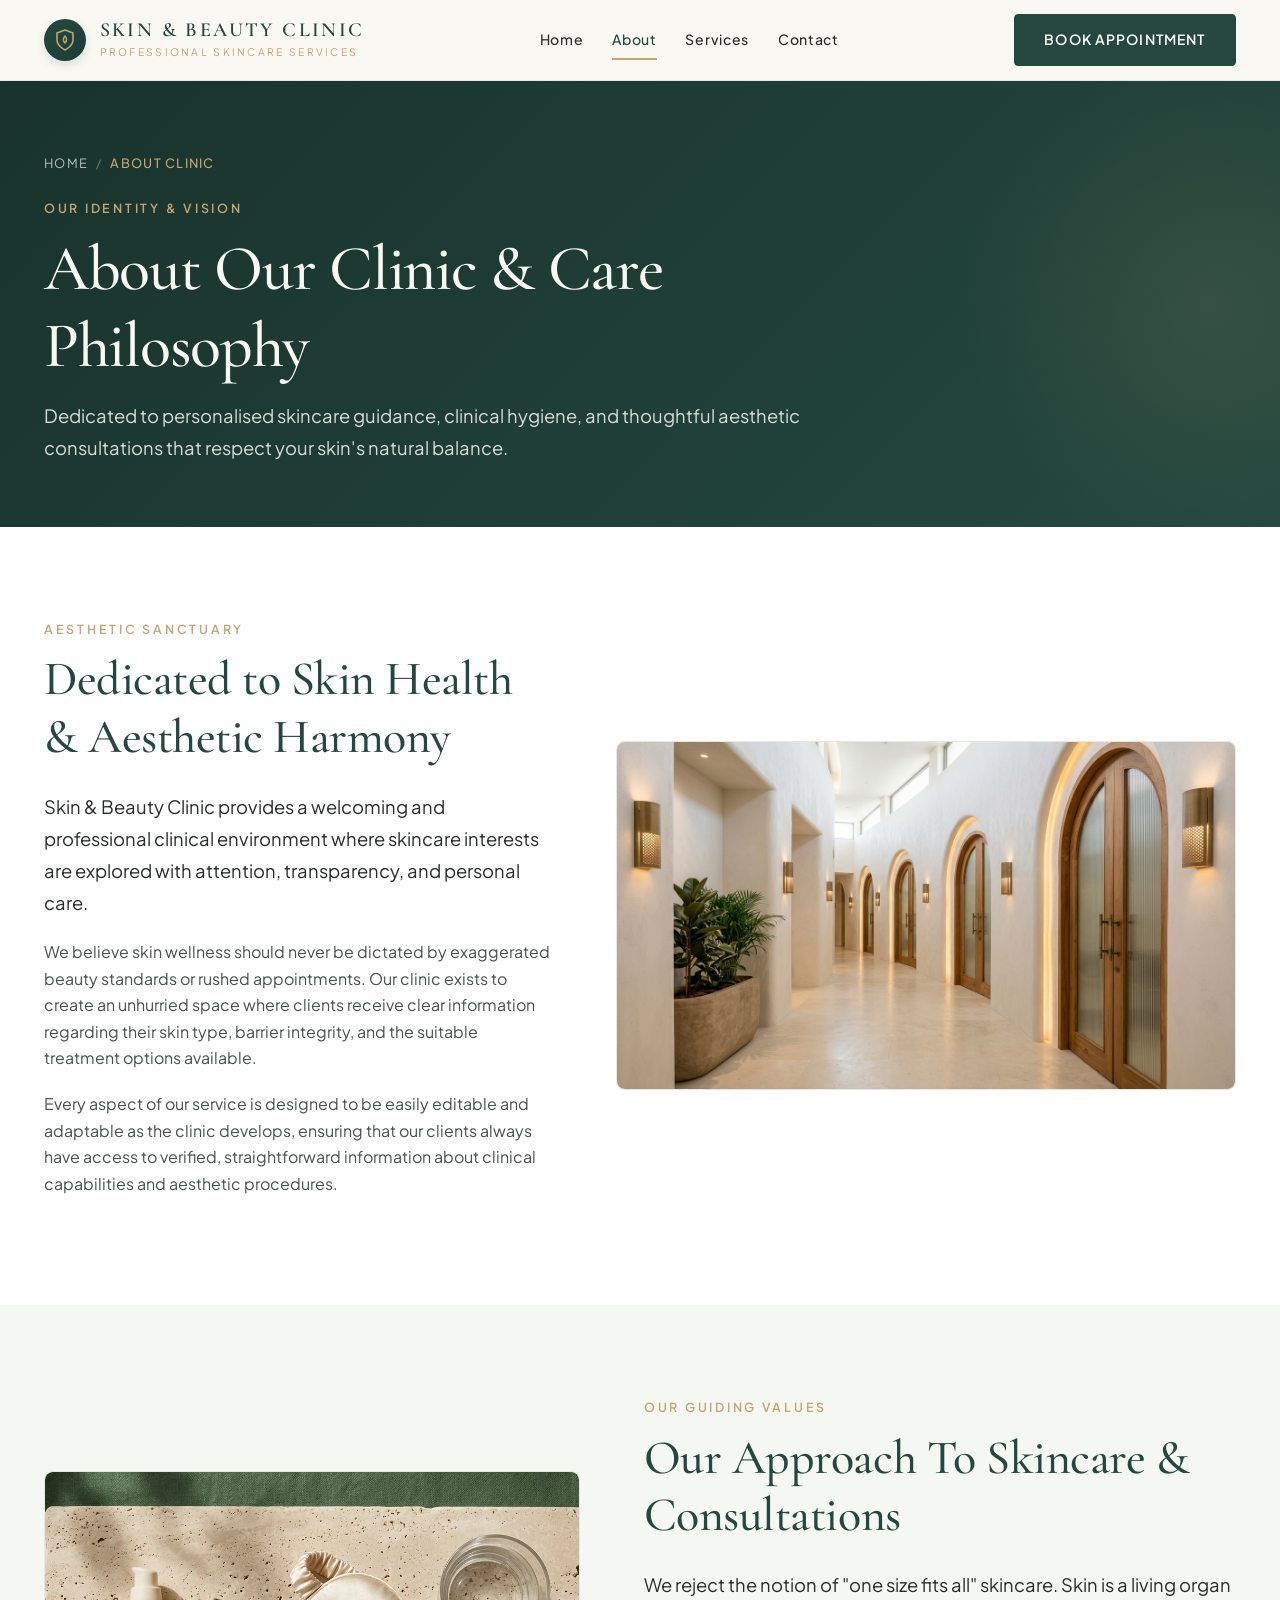
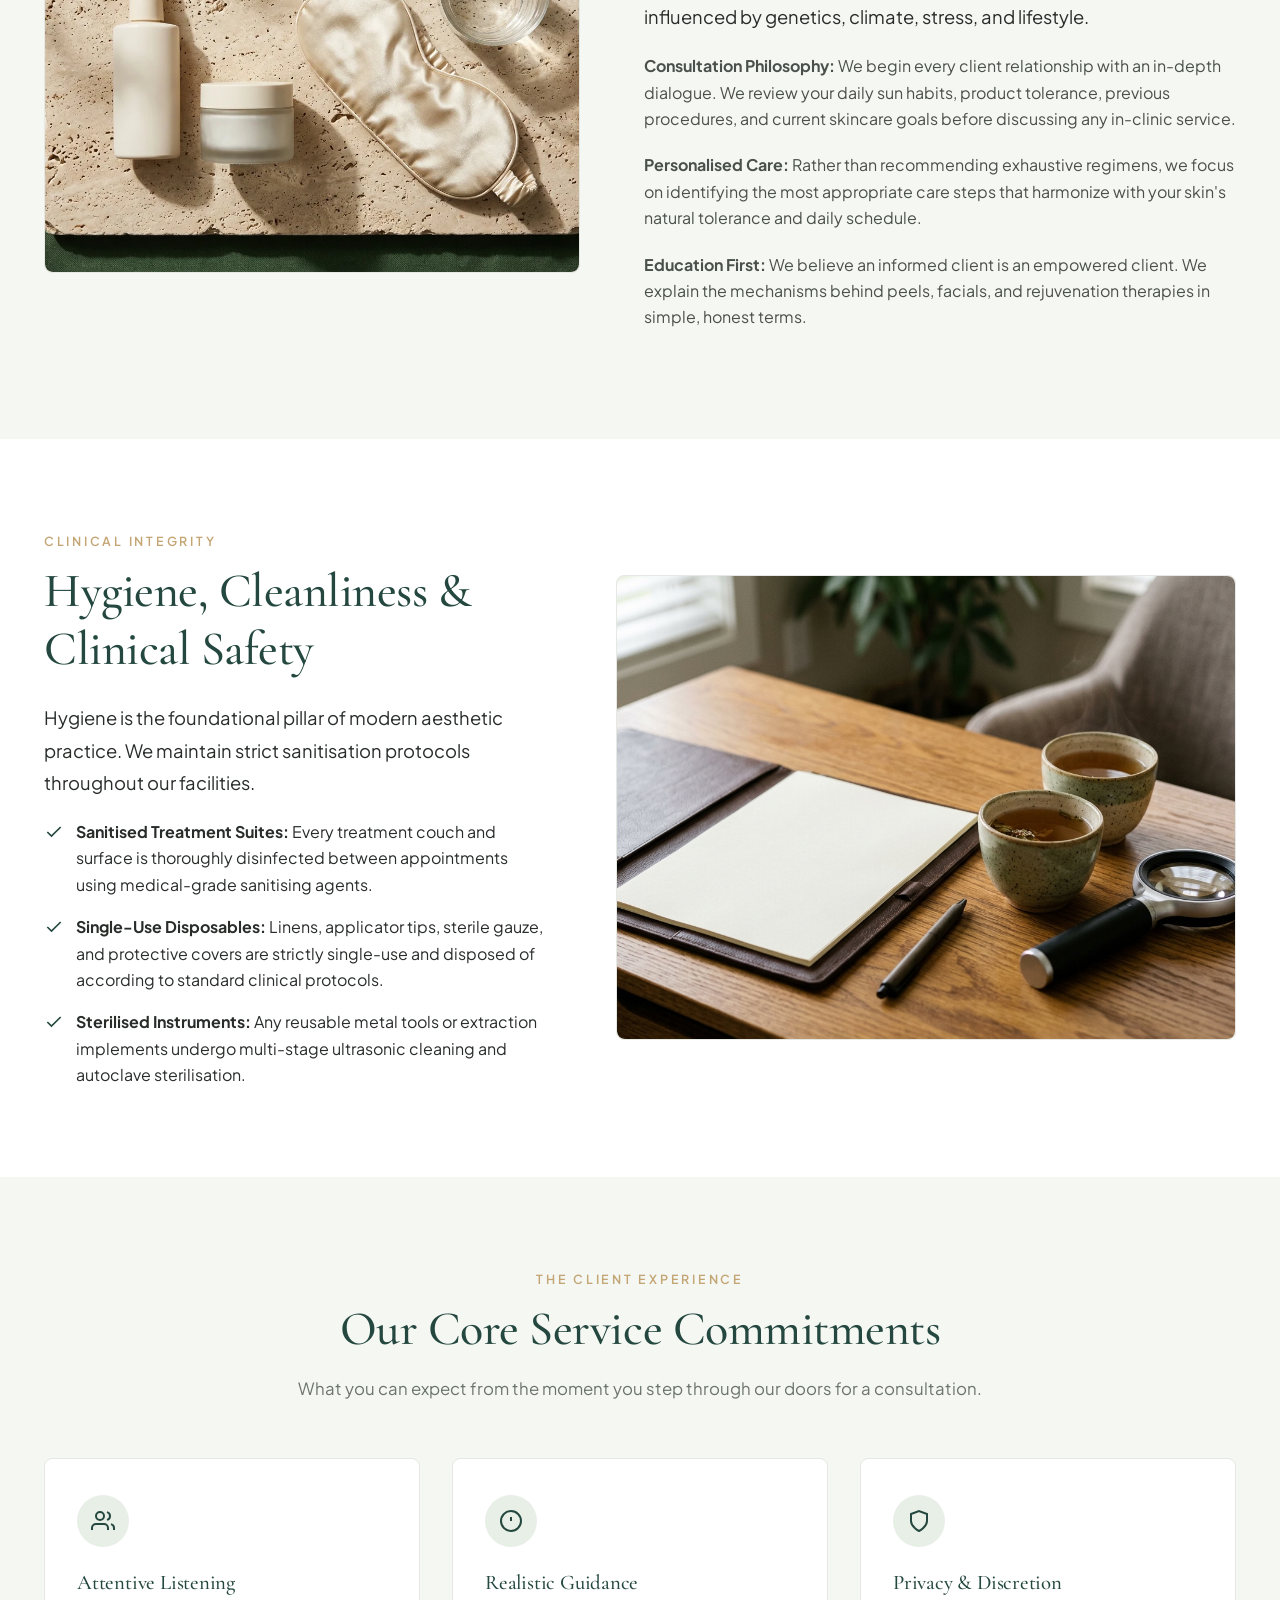
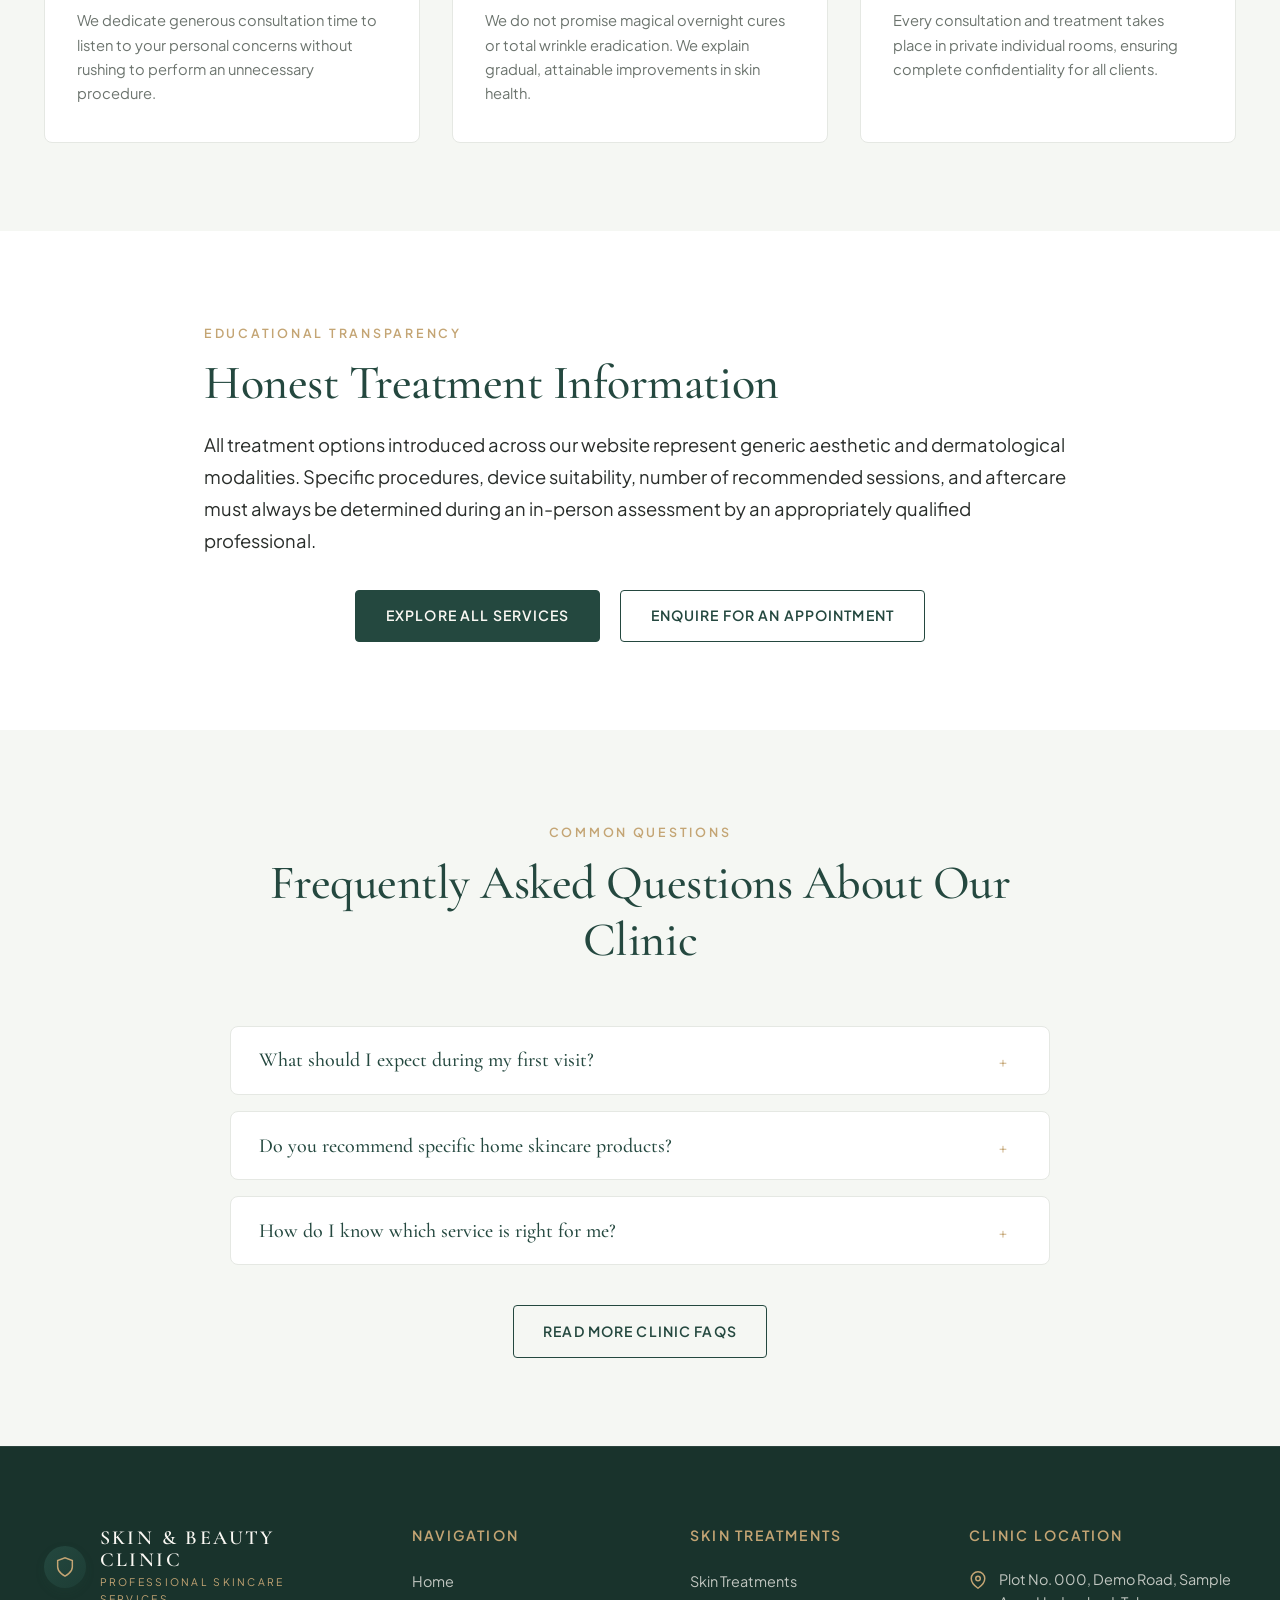
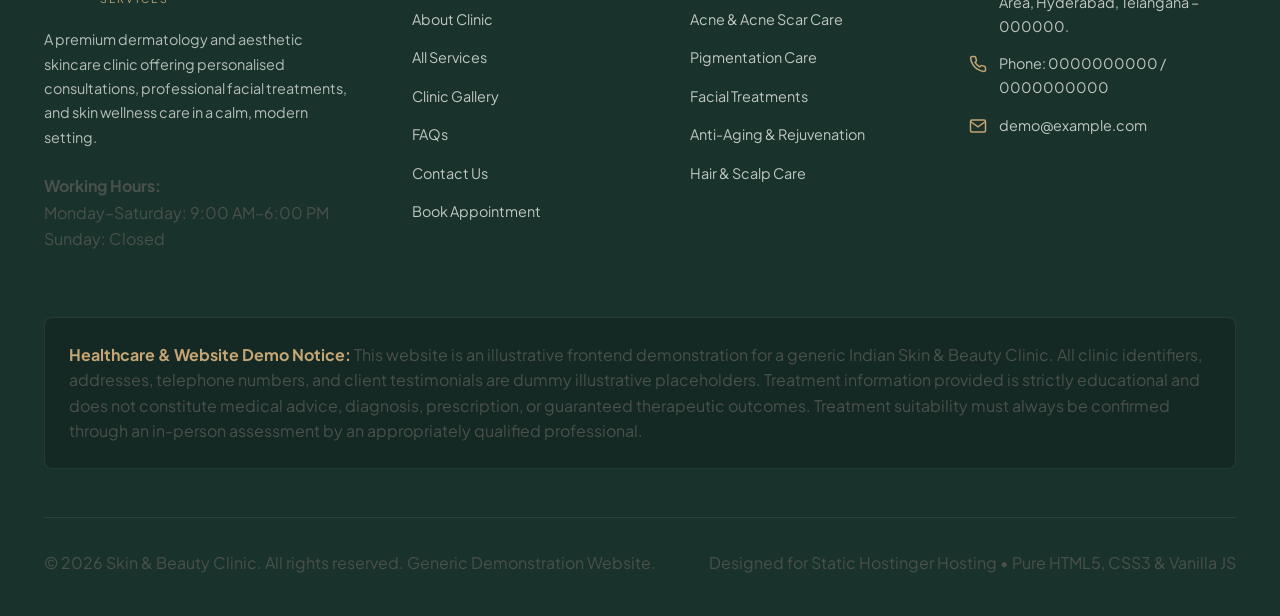
<file: about.html>
﻿<!DOCTYPE html>
<html lang="en">
<head>
  <meta charset="UTF-8">
  <meta name="viewport" content="width=device-width, initial-scale=1.0">
  <title>About Us | Skin &amp; Beauty Clinic Website</title>
  <meta name="description" content="Learn about our aesthetic skincare philosophy, hygiene protocols, and individual consultation approach at Skin & Beauty Clinic.">
  <meta property="og:title" content="About Us | Skin & Beauty Clinic">
  <meta property="og:description" content="Discover our client-focused skincare philosophy, personalised consultations, and rigorous hygiene standards.">
  <link rel="stylesheet" href="assets/css/style.css">
  <link rel="icon" type="image/svg+xml" href="data:image/svg+xml,<svg xmlns='http://www.w3.org/2000/svg' viewBox='0 0 24 24' fill='%2324483F'><path d='M12 2C7.5 2 4 5.5 4 10c0 5.25 8 12 8 12s8-6.75 8-12c0-4.5-3.5-8-8-8zm0 11.5c-1.93 0-3.5-1.57-3.5-3.5S10.07 6.5 12 6.5s3.5 1.57 3.5 3.5-1.57 3.5-3.5 3.5z'/></svg>">
</head>
<body>

  <!-- SITE HEADER -->
    <header class="site-header">
    <div class="container header-inner">
      <a href="index.html" class="brand" aria-label="Skin &amp; Beauty Clinic Home">
        <div class="brand-logo-symbol">
          <svg viewBox="0 0 24 24" width="24" height="24" fill="none" stroke="currentColor" stroke-width="1.6" stroke-linecap="round" stroke-linejoin="round">
            <path d="M12 22s8-4 8-10V5l-8-3-8 3v7c0 6 8 10 8 10z"/>
            <path d="M12 8c-2 2-2 5 0 7 2-2 2-5 0-7z"/>
          </svg>
        </div>
        <div class="brand-text">
          <span class="brand-title">Skin &amp; Beauty Clinic</span>
          <span class="brand-subtitle">Professional Skincare Services</span>
        </div>
      </a>

      <nav class="main-nav" aria-label="Main Navigation">
        <ul class="nav-list">
          <li class="nav-item"><a href="index.html" class="nav-link">Home</a></li>
          <li class="nav-item"><a href="about.html" class="nav-link">About</a></li>
          <li class="nav-item"><a href="services.html" class="nav-link">Services</a></li>
          <li class="nav-item"><a href="contact.html" class="nav-link">Contact</a></li>
        </ul>
      </nav>

      <div class="header-cta">
        <a href="appointment.html" class="btn btn-primary">Book Appointment</a>
        <button class="mobile-nav-toggle" aria-label="Open mobile navigation" aria-expanded="false">
          <svg width="24" height="24" viewBox="0 0 24 24" fill="none" stroke="currentColor" stroke-width="2"><line x1="3" y1="12" x2="21" y2="12"/><line x1="3" y1="6" x2="21" y2="6"/><line x1="3" y1="18" x2="21" y2="18"/></svg>
        </button>
      </div>
    </div>

    <!-- Mobile Drawer -->
    <div class="mobile-nav-drawer">
      <ul class="mobile-nav-list">
        <li><a href="index.html" class="mobile-nav-link">Home</a></li>
        <li><a href="about.html" class="mobile-nav-link">About Clinic</a></li>
        <li><a href="services.html" class="mobile-nav-link">Services</a></li>
        <li><a href="contact.html" class="mobile-nav-link">Contact Us</a></li>
      </ul>
      <a href="appointment.html" class="btn btn-primary mobile-cta-btn">Book Consultation</a>
    </div>
  </header>

  <!-- PAGE BANNER -->
  <section class="page-banner">
    <div class="container">
      <nav class="breadcrumb-nav" aria-label="Breadcrumb">
        <ol class="breadcrumb-list">
          <li><a href="index.html">Home</a></li>
          <li class="breadcrumb-separator">/</li>
          <li class="breadcrumb-current" aria-current="page">About Clinic</li>
        </ol>
      </nav>
      <div class="page-banner-content">
        <span class="eyebrow" style="color: var(--color-gold);">Our Identity &amp; Vision</span>
        <h1>About Our Clinic &amp; Care Philosophy</h1>
        <p>Dedicated to personalised skincare guidance, clinical hygiene, and thoughtful aesthetic consultations that respect your skin's natural balance.</p>
      </div>
    </div>
  </section>

  <!-- MAIN CONTENT -->
  <main>
    <!-- SECTION 1: ABOUT THE CLINIC -->
    <section class="section bg-white">
      <div class="container">
        <div class="welcome-grid">
          <div class="welcome-content">
            <span class="eyebrow">Aesthetic Sanctuary</span>
            <h2>Dedicated to Skin Health &amp; Aesthetic Harmony</h2>
            <p class="text-lead">Skin &amp; Beauty Clinic provides a welcoming and professional clinical environment where skincare interests are explored with attention, transparency, and personal care.</p>
            <p>We believe skin wellness should never be dictated by exaggerated beauty standards or rushed appointments. Our clinic exists to create an unhurried space where clients receive clear information regarding their skin type, barrier integrity, and the suitable treatment options available.</p>
            <p>Every aspect of our service is designed to be easily editable and adaptable as the clinic develops, ensuring that our clients always have access to verified, straightforward information about clinical capabilities and aesthetic procedures.</p>
          </div>
          <div>
            <div class="img-placeholder ratio-16-9" data-img-id="IMG-21">
              <img src="images/about-clinic.jpeg" alt="Modern Skin and Beauty Clinic Consultation Wing" loading="lazy">
            </div>
          </div>
        </div>
      </div>
    </section>

    <!-- SECTION 2: APPROACH & PHILOSOPHY -->
    <section class="section bg-light">
      <div class="container">
        <div class="welcome-grid" style="grid-template-columns: 0.95fr 1.05fr;">
          <div>
            <div class="img-placeholder ratio-4-3" data-img-id="IMG-22">
              <img src="images/skincare-philosophy.webp" alt="Detailed Skincare Consultation and Assessment" loading="lazy">
            </div>
          </div>
          <div class="welcome-content">
            <span class="eyebrow">Our Guiding Values</span>
            <h2>Our Approach To Skincare &amp; Consultations</h2>
            <p class="text-lead">We reject the notion of "one size fits all" skincare. Skin is a living organ influenced by genetics, climate, stress, and lifestyle.</p>
            <p><strong>Consultation Philosophy:</strong> We begin every client relationship with an in-depth dialogue. We review your daily sun habits, product tolerance, previous procedures, and current skincare goals before discussing any in-clinic service.</p>
            <p><strong>Personalised Care:</strong> Rather than recommending exhaustive regimens, we focus on identifying the most appropriate care steps that harmonize with your skin's natural tolerance and daily schedule.</p>
            <p><strong>Education First:</strong> We believe an informed client is an empowered client. We explain the mechanisms behind peels, facials, and rejuvenation therapies in simple, honest terms.</p>
          </div>
        </div>
      </div>
    </section>

    <!-- SECTION 3: HYGIENE & WORKSPACE -->
    <section class="section bg-white">
      <div class="container">
        <div class="welcome-grid">
          <div class="welcome-content">
            <span class="eyebrow">Clinical Integrity</span>
            <h2>Hygiene, Cleanliness &amp; Clinical Safety</h2>
            <p class="text-lead">Hygiene is the foundational pillar of modern aesthetic practice. We maintain strict sanitisation protocols throughout our facilities.</p>
            <ul style="display: flex; flex-direction: column; gap: 1rem; margin-top: 1.25rem;">
              <li style="display: flex; gap: 0.75rem; align-items: flex-start;">
                <svg width="20" height="20" viewBox="0 0 24 24" fill="none" stroke="var(--color-forest)" stroke-width="2" style="flex-shrink: 0; margin-top: 3px;"><polyline points="20 6 9 17 4 12"/></svg>
                <span><strong>Sanitised Treatment Suites:</strong> Every treatment couch and surface is thoroughly disinfected between appointments using medical-grade sanitising agents.</span>
              </li>
              <li style="display: flex; gap: 0.75rem; align-items: flex-start;">
                <svg width="20" height="20" viewBox="0 0 24 24" fill="none" stroke="var(--color-forest)" stroke-width="2" style="flex-shrink: 0; margin-top: 3px;"><polyline points="20 6 9 17 4 12"/></svg>
                <span><strong>Single-Use Disposables:</strong> Linens, applicator tips, sterile gauze, and protective covers are strictly single-use and disposed of according to standard clinical protocols.</span>
              </li>
              <li style="display: flex; gap: 0.75rem; align-items: flex-start;">
                <svg width="20" height="20" viewBox="0 0 24 24" fill="none" stroke="var(--color-forest)" stroke-width="2" style="flex-shrink: 0; margin-top: 3px;"><polyline points="20 6 9 17 4 12"/></svg>
                <span><strong>Sterilised Instruments:</strong> Any reusable metal tools or extraction implements undergo multi-stage ultrasonic cleaning and autoclave sterilisation.</span>
              </li>
            </ul>
          </div>
          <div>
            <div class="img-placeholder ratio-4-3" data-img-id="IMG-23">
              <img src="images/skincare-workspace.jpeg" alt="Pristine Clinical Skincare Workstation and Equipment" loading="lazy">
            </div>
          </div>
        </div>
      </div>
    </section>

    <!-- SECTION 4: CLIENT EXPERIENCE PILLARS -->
    <section class="section bg-light">
      <div class="container">
        <div class="section-header">
          <span class="eyebrow">The Client Experience</span>
          <h2>Our Core Service Commitments</h2>
          <p>What you can expect from the moment you step through our doors for a consultation.</p>
        </div>

        <div class="cards-grid-3">
          <div class="feature-card">
            <div class="feature-icon-wrapper">
              <svg width="24" height="24" viewBox="0 0 24 24" fill="none" stroke="currentColor" stroke-width="2"><path d="M17 21v-2a4 4 0 0 0-4-4H5a4 4 0 0 0-4 4v2"/><circle cx="9" cy="7" r="4"/><path d="M23 21v-2a4 4 0 0 0-3-3.87"/><path d="M16 3.13a4 4 0 0 1 0 7.75"/></svg>
            </div>
            <h3>Attentive Listening</h3>
            <p>We dedicate generous consultation time to listen to your personal concerns without rushing to perform an unnecessary procedure.</p>
          </div>

          <div class="feature-card">
            <div class="feature-icon-wrapper">
              <svg width="24" height="24" viewBox="0 0 24 24" fill="none" stroke="currentColor" stroke-width="2"><circle cx="12" cy="12" r="10"/><line x1="12" y1="8" x2="12" y2="12"/><line x1="12" y1="16" x2="12.01" y2="16"/></svg>
            </div>
            <h3>Realistic Guidance</h3>
            <p>We do not promise magical overnight cures or total wrinkle eradication. We explain gradual, attainable improvements in skin health.</p>
          </div>

          <div class="feature-card">
            <div class="feature-icon-wrapper">
              <svg width="24" height="24" viewBox="0 0 24 24" fill="none" stroke="currentColor" stroke-width="2"><path d="M12 22s8-4 8-10V5l-8-3-8 3v7c0 6 8 10 8 10z"/></svg>
            </div>
            <h3>Privacy &amp; Discretion</h3>
            <p>Every consultation and treatment takes place in private individual rooms, ensuring complete confidentiality for all clients.</p>
          </div>
        </div>
      </div>
    </section>

    <!-- SECTION 5: TREATMENT INFORMATION HIGHLIGHT -->
    <section class="section bg-white">
      <div class="container container-narrow text-center">
        <span class="eyebrow">Educational Transparency</span>
        <h2>Honest Treatment Information</h2>
        <p class="text-lead" style="margin-top: 1rem; margin-bottom: 2rem;">All treatment options introduced across our website represent generic aesthetic and dermatological modalities. Specific procedures, device suitability, number of recommended sessions, and aftercare must always be determined during an in-person assessment by an appropriately qualified professional.</p>
        <div style="display: flex; justify-content: center; gap: 1.25rem; flex-wrap: wrap;">
          <a href="services.html" class="btn btn-primary">Explore All Services</a>
          <a href="appointment.html" class="btn btn-secondary">Enquire For An Appointment</a>
        </div>
      </div>
    </section>

    <!-- SECTION 6: FAQ PREVIEW -->
    <section class="section bg-light">
      <div class="container container-narrow">
        <div class="section-header">
          <span class="eyebrow">Common Questions</span>
          <h2>Frequently Asked Questions About Our Clinic</h2>
        </div>

        <div class="faq-container">
          <div class="faq-item">
            <button class="faq-question" aria-expanded="false">
              What should I expect during my first visit?
              <span class="faq-icon">+</span>
            </button>
            <div class="faq-answer">
              <p>Your initial visit begins with a brief registration followed by a private consultation. We discuss your skin background, evaluate current concerns under clean clinical lighting, and explore suitable treatment paths together.</p>
            </div>
          </div>

          <div class="faq-item">
            <button class="faq-question" aria-expanded="false">
              Do you recommend specific home skincare products?
              <span class="faq-icon">+</span>
            </button>
            <div class="faq-answer">
              <p>During your consultation, we provide educational guidance on essential routine components&mdash;such as gentle cleansing, adequate barrier hydration, and broad-spectrum sunscreen&mdash;that support in-clinic care.</p>
            </div>
          </div>

          <div class="faq-item">
            <button class="faq-question" aria-expanded="false">
              How do I know which service is right for me?
              <span class="faq-icon">+</span>
            </button>
            <div class="faq-answer">
              <p>You do not need to diagnose yourself beforehand. Simply book a general Skin Consultation, and our team will evaluate your skin characteristics to recommend appropriate service options.</p>
            </div>
          </div>
        </div>

        <div style="text-align: center; margin-top: 2.5rem;">
          <a href="faq.html" class="btn btn-secondary">Read More Clinic FAQs</a>
        </div>
      </div>
    </section>
  </main>

  <!-- SITE FOOTER -->
  <footer class="site-footer">
    <div class="container">
      <div class="footer-grid">
        <div class="footer-brand">
          <a href="index.html" class="brand">
            <div class="brand-logo-symbol">
              <svg viewBox="0 0 24 24" width="22" height="22" fill="none" stroke="currentColor" stroke-width="1.6"><path d="M12 22s8-4 8-10V5l-8-3-8 3v7c0 6 8 10 8 10z"/></svg>
            </div>
            <div class="brand-text">
              <span class="brand-title">Skin &amp; Beauty Clinic</span>
              <span class="brand-subtitle">Professional Skincare Services</span>
            </div>
          </a>
          <p class="footer-desc">A premium dermatology and aesthetic skincare clinic offering personalised consultations, professional facial treatments, and skin wellness care in a calm, modern setting.</p>
          <div class="footer-hours">
            <p><strong>Working Hours:</strong><br>Monday&ndash;Saturday: 9:00 AM&ndash;6:00 PM<br>Sunday: Closed</p>
          </div>
        </div>

        <div class="footer-col">
          <h4>Navigation</h4>
          <ul class="footer-links">
            <li><a href="index.html">Home</a></li>
            <li><a href="about.html">About Clinic</a></li>
            <li><a href="services.html">All Services</a></li>
            <li><a href="gallery.html">Clinic Gallery</a></li>
            <li><a href="faq.html">FAQs</a></li>
            <li><a href="contact.html">Contact Us</a></li>
            <li><a href="appointment.html">Book Appointment</a></li>
          </ul>
        </div>

        <div class="footer-col">
          <h4>Skin Treatments</h4>
          <ul class="footer-links">
            <li><a href="skin-treatments.html">Skin Treatments</a></li>
            <li><a href="acne-care.html">Acne &amp; Acne Scar Care</a></li>
            <li><a href="pigmentation.html">Pigmentation Care</a></li>
            <li><a href="facial-treatments.html">Facial Treatments</a></li>
            <li><a href="anti-aging.html">Anti-Aging &amp; Rejuvenation</a></li>
            <li><a href="hair-care.html">Hair &amp; Scalp Care</a></li>
          </ul>
        </div>

        <div class="footer-col">
          <h4>Clinic Location</h4>
          <ul class="footer-contact-list">
            <li>
              <svg width="18" height="18" viewBox="0 0 24 24" fill="none" stroke="currentColor" stroke-width="2"><path d="M21 10c0 7-9 13-9 13s-9-6-9-13a9 9 0 0 1 18 0z"/><circle cx="12" cy="10" r="3"/></svg>
              <span>Plot No. 000, Demo Road, Sample Area, Hyderabad, Telangana &ndash; 000000.</span>
            </li>
            <li>
              <svg width="18" height="18" viewBox="0 0 24 24" fill="none" stroke="currentColor" stroke-width="2"><path d="M22 16.92v3a2 2 0 0 1-2.18 2 19.79 19.79 0 0 1-8.63-3.07 19.5 19.5 0 0 1-6-6 19.79 19.79 0 0 1-3.07-8.67A2 2 0 0 1 4.11 2h3a2 2 0 0 1 2 1.72 12.84 12.84 0 0 0 .7 2.81 2 2 0 0 1-.45 2.11L8.09 9.91a16 16 0 0 0 6 6l1.27-1.27a2 2 0 0 1 2.11-.45 12.84 12.84 0 0 0 2.81.7A2 2 0 0 1 22 16.92z"/></svg>
              <span>Phone: 0000000000 / 0000000000</span>
            </li>
            <li>
              <svg width="18" height="18" viewBox="0 0 24 24" fill="none" stroke="currentColor" stroke-width="2"><path d="M4 4h16c1.1 0 2 .9 2 2v12c0 1.1-.9 2-2 2H4c-1.1 0-2-.9-2-2V6c0-1.1.9-2 2-2z"/><polyline points="22,6 12,13 2,6"/></svg>
              <span>demo@example.com</span>
            </li>
          </ul>
        </div>
      </div>

      <div class="footer-disclaimer-card">
        <p><strong>Healthcare &amp; Website Demo Notice:</strong> This website is an illustrative frontend demonstration for a generic Indian Skin &amp; Beauty Clinic. All clinic identifiers, addresses, telephone numbers, and client testimonials are dummy illustrative placeholders. Treatment information provided is strictly educational and does not constitute medical advice, diagnosis, prescription, or guaranteed therapeutic outcomes. Treatment suitability must always be confirmed through an in-person assessment by an appropriately qualified professional.</p>
      </div>

      <div class="footer-bottom">
        <p>&copy; 2026 Skin &amp; Beauty Clinic. All rights reserved. Generic Demonstration Website.</p>
        <p>Designed for Static Hostinger Hosting  &bull;  Pure HTML5, CSS3 &amp; Vanilla JS</p>
      </div>
    </div>
  </footer>

  <button id="scrollTopBtn" class="scroll-top-btn" aria-label="Scroll to top of page">
    <svg width="20" height="20" viewBox="0 0 24 24" fill="none" stroke="currentColor" stroke-width="2.5"><polyline points="18 15 12 9 6 15"/></svg>
  </button>

  <script src="assets/js/script.js"></script>
</body>
</html>
</file>
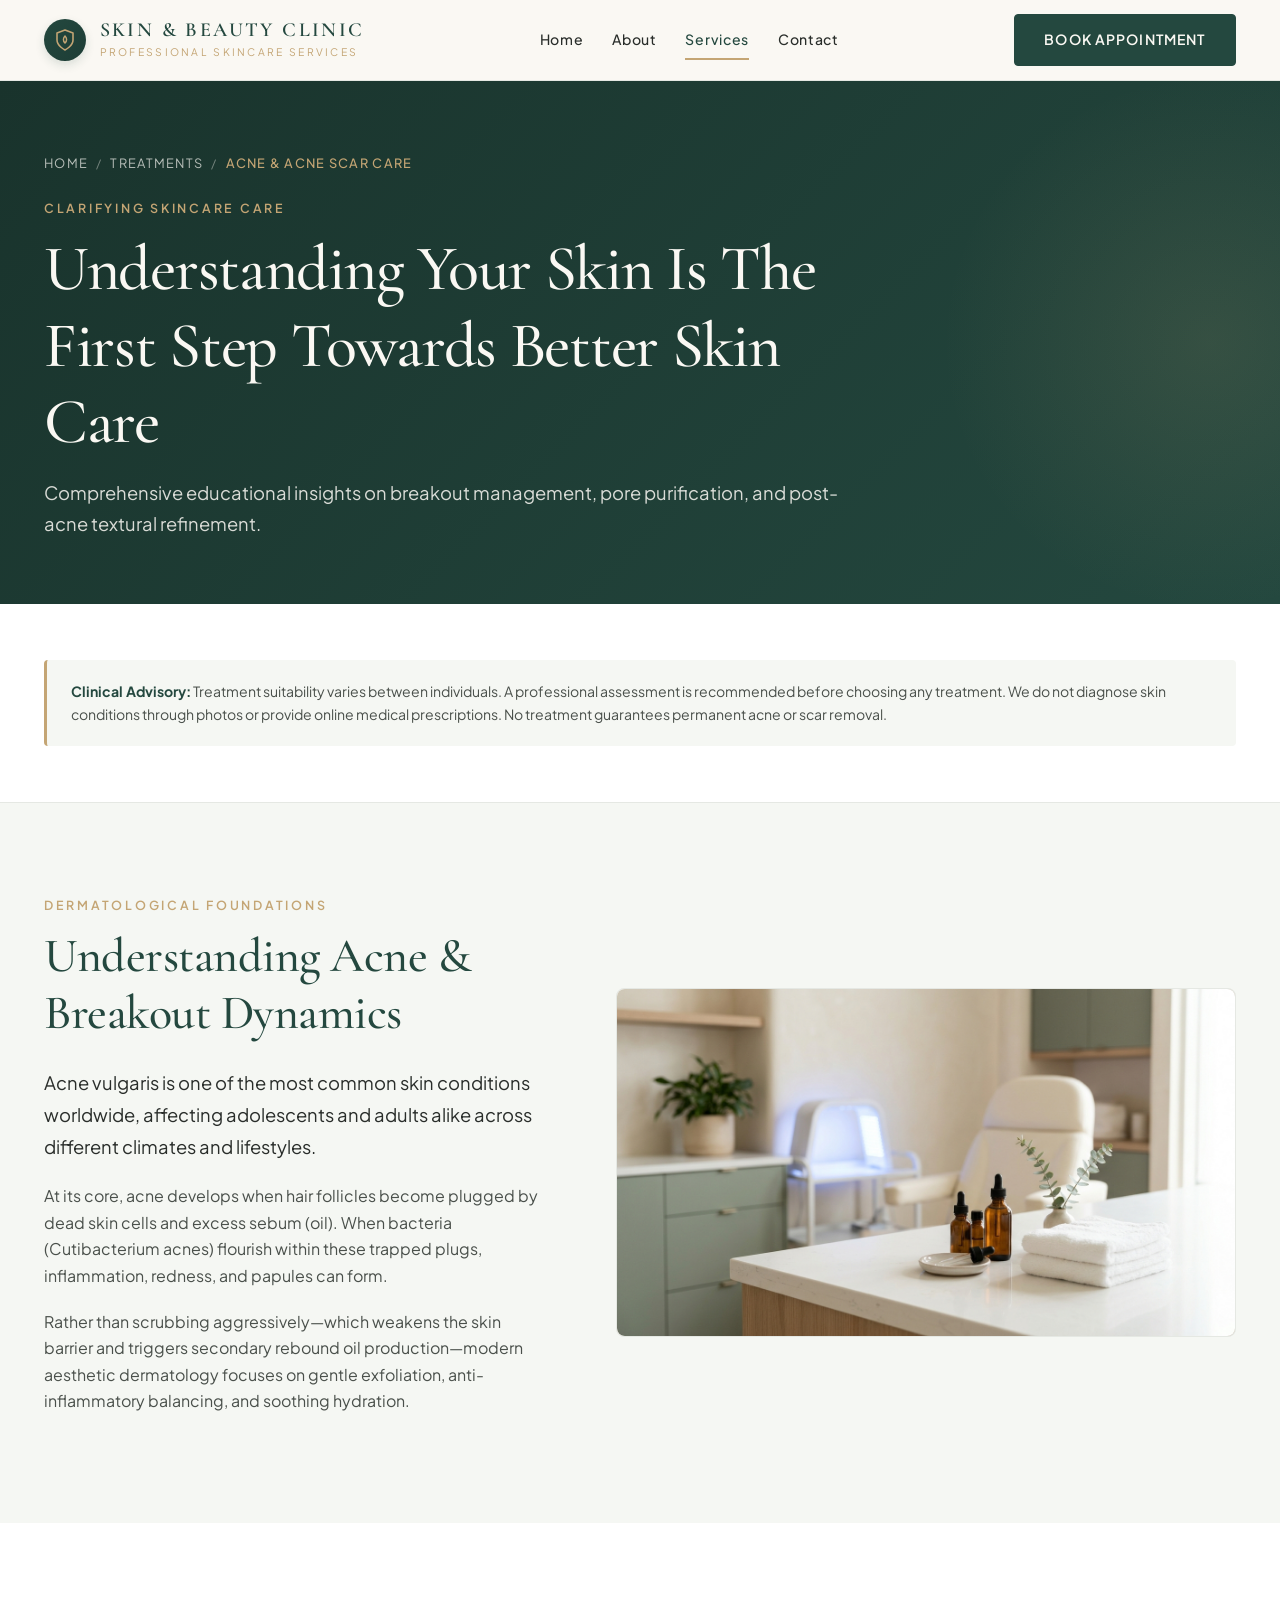
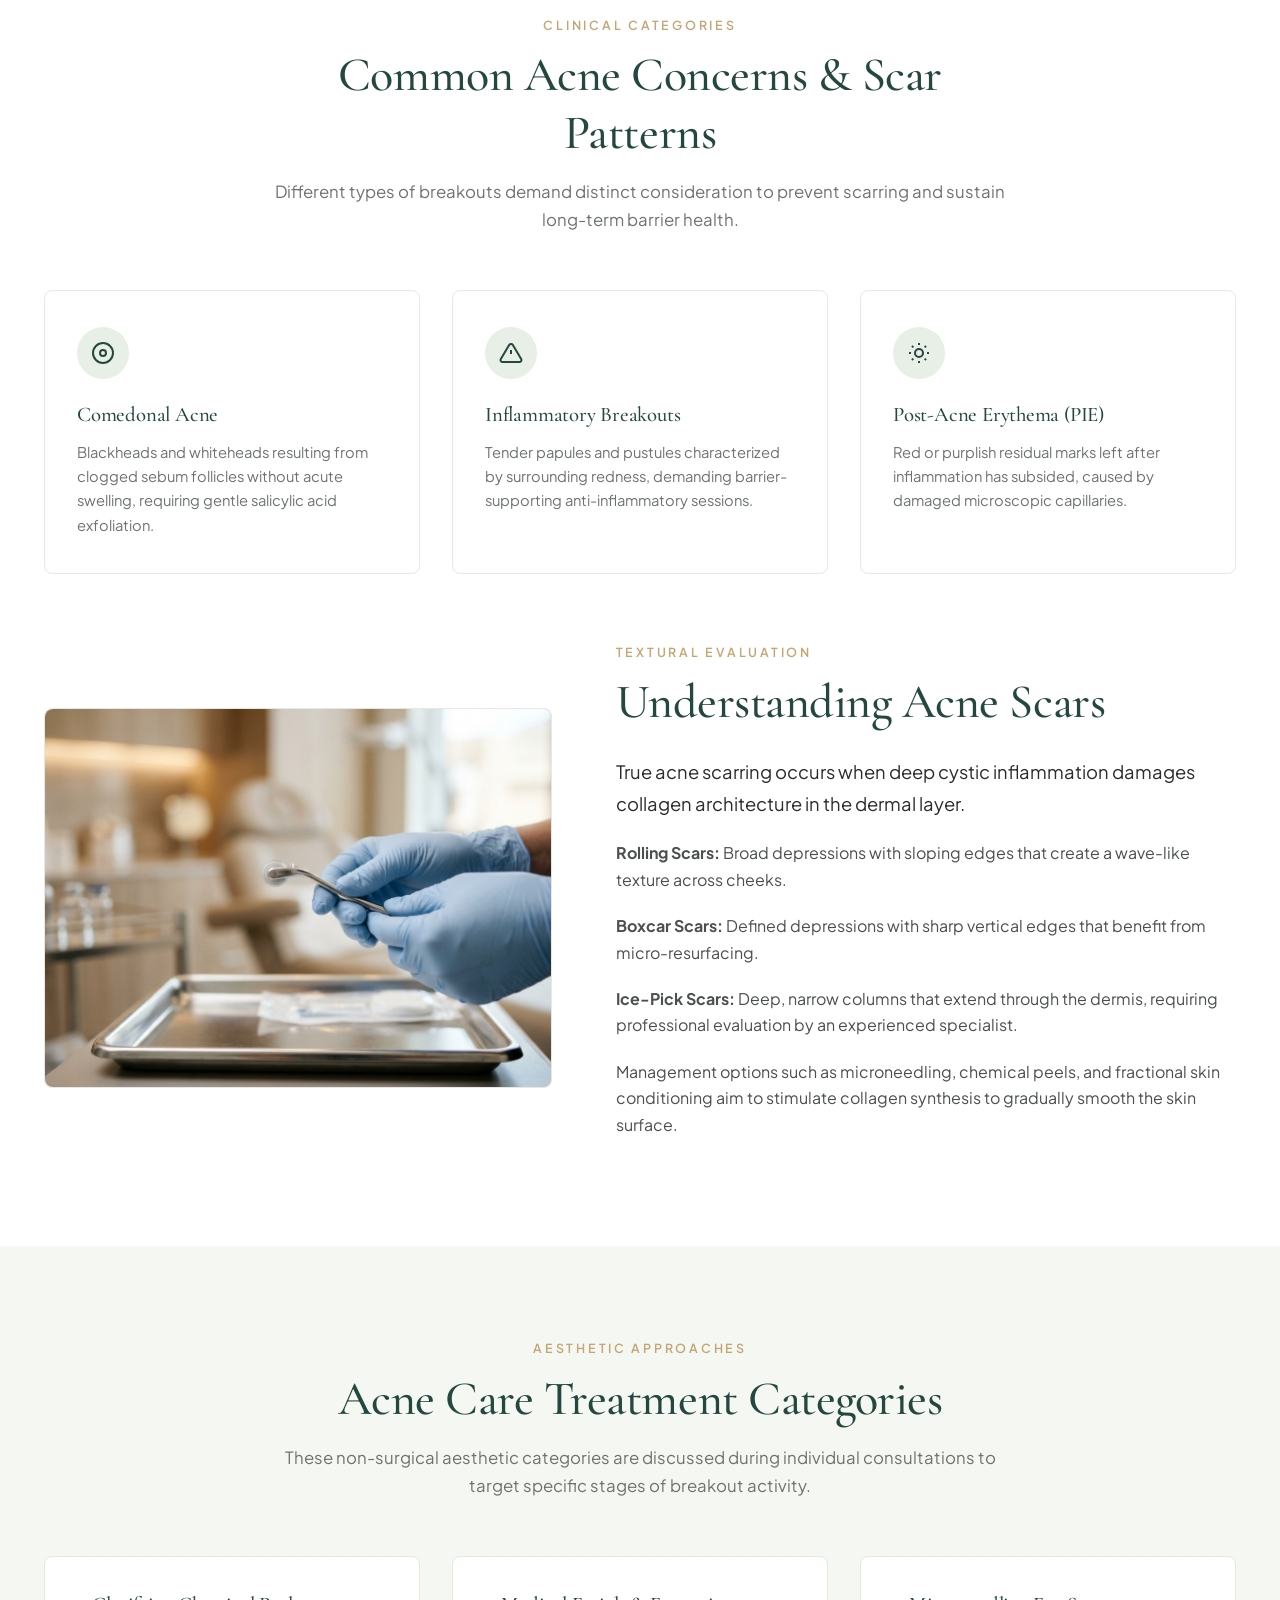
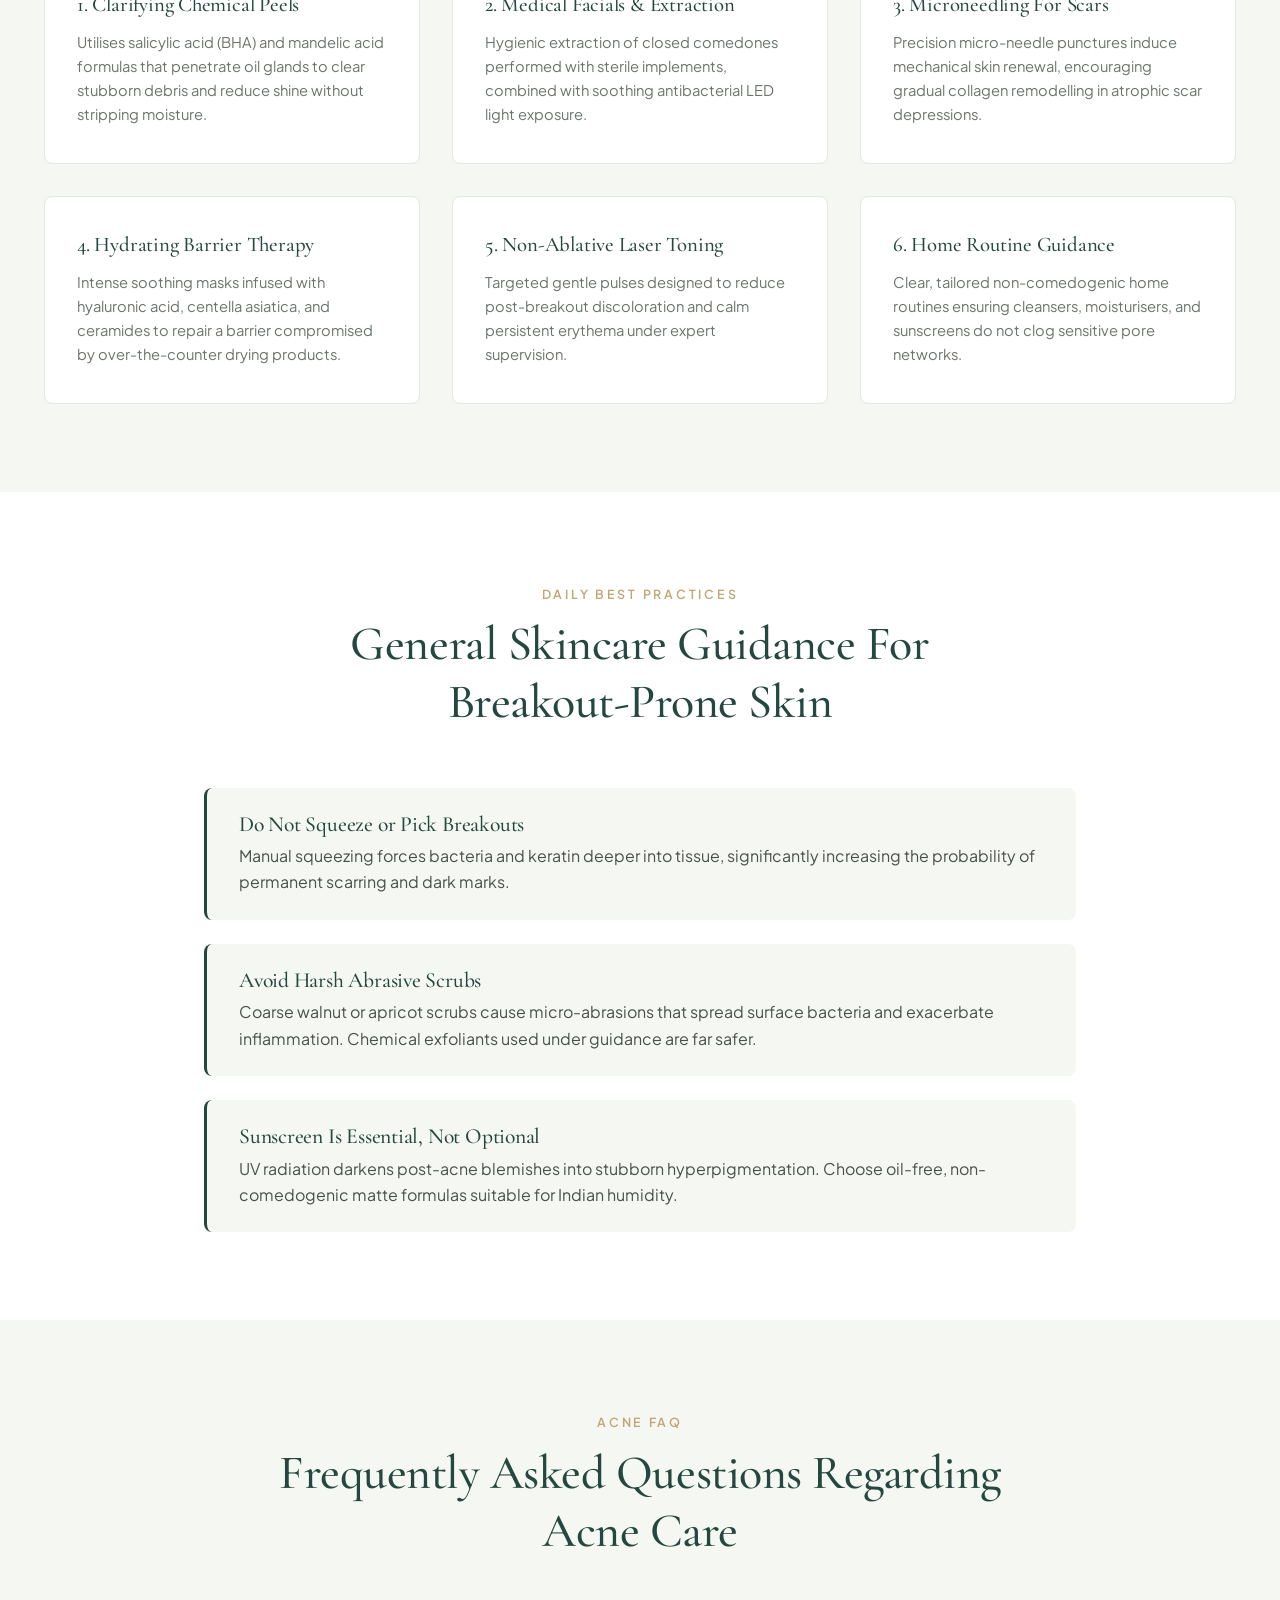
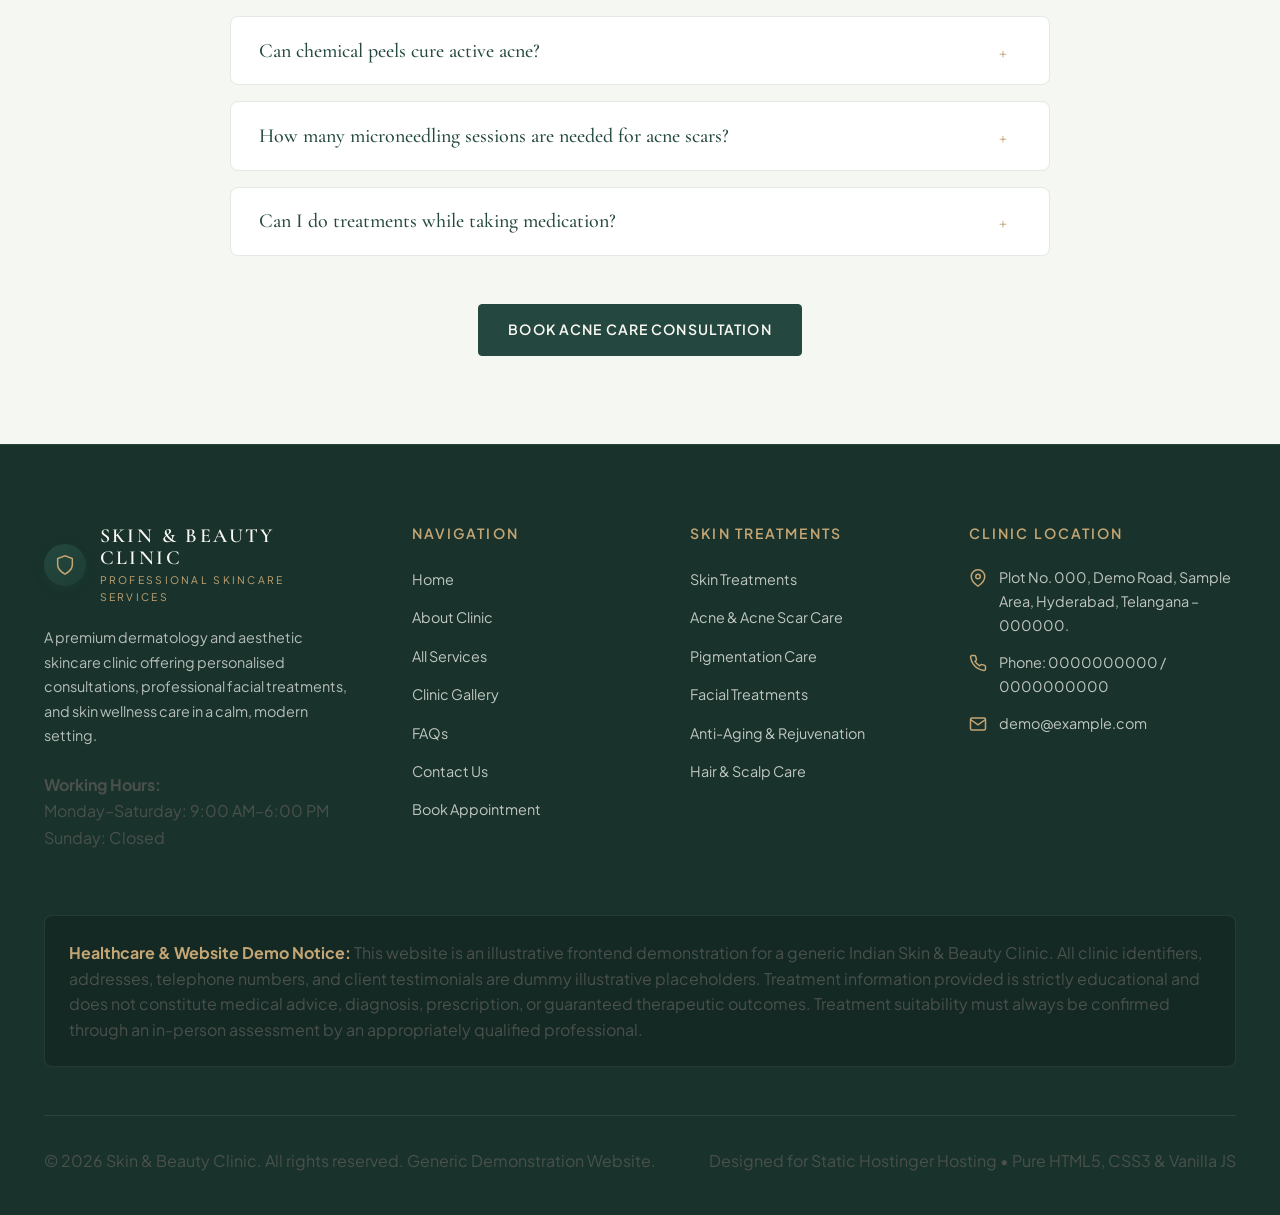
<file: acne-care.html>
﻿<!DOCTYPE html>
<html lang="en">
<head>
  <meta charset="UTF-8">
  <meta name="viewport" content="width=device-width, initial-scale=1.0">
  <title>Acne &amp; Acne Scar Care | Skin &amp; Beauty Clinic Website</title>
  <meta name="description" content="Professional educational guidance on acne care, post-breakout skin texture, chemical peels, and acne scar assessment.">
  <meta property="og:title" content="Acne & Acne Scar Care | Skin & Beauty Clinic">
  <meta property="og:description" content="Understanding acne concerns and professional treatment categories for clearer, healthier-looking skin.">
  <link rel="stylesheet" href="assets/css/style.css">
  <link rel="icon" type="image/svg+xml" href="data:image/svg+xml,<svg xmlns='http://www.w3.org/2000/svg' viewBox='0 0 24 24' fill='%2324483F'><path d='M12 2C7.5 2 4 5.5 4 10c0 5.25 8 12 8 12s8-6.75 8-12c0-4.5-3.5-8-8-8zm0 11.5c-1.93 0-3.5-1.57-3.5-3.5S10.07 6.5 12 6.5s3.5 1.57 3.5 3.5-1.57 3.5-3.5 3.5z'/></svg>">
</head>
<body>

  <!-- SITE HEADER -->
    <header class="site-header">
    <div class="container header-inner">
      <a href="index.html" class="brand" aria-label="Skin &amp; Beauty Clinic Home">
        <div class="brand-logo-symbol">
          <svg viewBox="0 0 24 24" width="24" height="24" fill="none" stroke="currentColor" stroke-width="1.6" stroke-linecap="round" stroke-linejoin="round">
            <path d="M12 22s8-4 8-10V5l-8-3-8 3v7c0 6 8 10 8 10z"/>
            <path d="M12 8c-2 2-2 5 0 7 2-2 2-5 0-7z"/>
          </svg>
        </div>
        <div class="brand-text">
          <span class="brand-title">Skin &amp; Beauty Clinic</span>
          <span class="brand-subtitle">Professional Skincare Services</span>
        </div>
      </a>

      <nav class="main-nav" aria-label="Main Navigation">
        <ul class="nav-list">
          <li class="nav-item"><a href="index.html" class="nav-link">Home</a></li>
          <li class="nav-item"><a href="about.html" class="nav-link">About</a></li>
          <li class="nav-item"><a href="services.html" class="nav-link">Services</a></li>
          <li class="nav-item"><a href="contact.html" class="nav-link">Contact</a></li>
        </ul>
      </nav>

      <div class="header-cta">
        <a href="appointment.html" class="btn btn-primary">Book Appointment</a>
        <button class="mobile-nav-toggle" aria-label="Open mobile navigation" aria-expanded="false">
          <svg width="24" height="24" viewBox="0 0 24 24" fill="none" stroke="currentColor" stroke-width="2"><line x1="3" y1="12" x2="21" y2="12"/><line x1="3" y1="6" x2="21" y2="6"/><line x1="3" y1="18" x2="21" y2="18"/></svg>
        </button>
      </div>
    </div>

    <!-- Mobile Drawer -->
    <div class="mobile-nav-drawer">
      <ul class="mobile-nav-list">
        <li><a href="index.html" class="mobile-nav-link">Home</a></li>
        <li><a href="about.html" class="mobile-nav-link">About Clinic</a></li>
        <li><a href="services.html" class="mobile-nav-link">Services</a></li>
        <li><a href="contact.html" class="mobile-nav-link">Contact Us</a></li>
      </ul>
      <a href="appointment.html" class="btn btn-primary mobile-cta-btn">Book Consultation</a>
    </div>
  </header>

  <!-- PAGE BANNER -->
  <section class="page-banner">
    <div class="container">
      <nav class="breadcrumb-nav" aria-label="Breadcrumb">
        <ol class="breadcrumb-list">
          <li><a href="index.html">Home</a></li>
          <li class="breadcrumb-separator">/</li>
          <li><a href="skin-treatments.html">Treatments</a></li>
          <li class="breadcrumb-separator">/</li>
          <li class="breadcrumb-current" aria-current="page">Acne &amp; Acne Scar Care</li>
        </ol>
      </nav>
      <div class="page-banner-content">
        <span class="eyebrow" style="color: var(--color-gold);">Clarifying Skincare Care</span>
        <h1>Understanding Your Skin Is The First Step Towards Better Skin Care</h1>
        <p>Comprehensive educational insights on breakout management, pore purification, and post-acne textural refinement.</p>
      </div>
    </div>
  </section>

  <!-- MAIN CONTENT -->
  <main>
    <!-- HIGHLIGHTED NOTICE -->
    <section class="section-sm bg-white" style="border-bottom: 1px solid var(--color-border);">
      <div class="container">
        <div class="demo-notice-box" style="margin-bottom: 0;">
          <strong>Clinical Advisory:</strong> Treatment suitability varies between individuals. A professional assessment is recommended before choosing any treatment. We do not diagnose skin conditions through photos or provide online medical prescriptions. No treatment guarantees permanent acne or scar removal.
        </div>
      </div>
    </section>

    <!-- SECTION 1: UNDERSTANDING ACNE -->
    <section class="section bg-light">
      <div class="container">
        <div class="welcome-grid">
          <div class="welcome-content">
            <span class="eyebrow">Dermatological Foundations</span>
            <h2>Understanding Acne &amp; Breakout Dynamics</h2>
            <p class="text-lead">Acne vulgaris is one of the most common skin conditions worldwide, affecting adolescents and adults alike across different climates and lifestyles.</p>
            <p>At its core, acne develops when hair follicles become plugged by dead skin cells and excess sebum (oil). When bacteria (Cutibacterium acnes) flourish within these trapped plugs, inflammation, redness, and papules can form.</p>
            <p>Rather than scrubbing aggressively&mdash;which weakens the skin barrier and triggers secondary rebound oil production&mdash;modern aesthetic dermatology focuses on gentle exfoliation, anti-inflammatory balancing, and soothing hydration.</p>
          </div>
          <div>
            <div class="img-placeholder ratio-16-9" data-img-id="IMG-28">
              <img src="images/acne-care-banner.jpeg" alt="Acne and Clarifying Skincare Consultation Suite" loading="lazy">
            </div>
          </div>
        </div>
      </div>
    </section>

    <!-- SECTION 2: COMMON CONCERNS & SCAR INFORMATION -->
    <section class="section bg-white">
      <div class="container">
        <div class="section-header">
          <span class="eyebrow">Clinical Categories</span>
          <h2>Common Acne Concerns &amp; Scar Patterns</h2>
          <p>Different types of breakouts demand distinct consideration to prevent scarring and sustain long-term barrier health.</p>
        </div>

        <div class="cards-grid-3">
          <div class="feature-card">
            <div class="feature-icon-wrapper">
              <svg width="24" height="24" viewBox="0 0 24 24" fill="none" stroke="currentColor" stroke-width="2"><circle cx="12" cy="12" r="10"/><circle cx="12" cy="12" r="3"/></svg>
            </div>
            <h3>Comedonal Acne</h3>
            <p>Blackheads and whiteheads resulting from clogged sebum follicles without acute swelling, requiring gentle salicylic acid exfoliation.</p>
          </div>

          <div class="feature-card">
            <div class="feature-icon-wrapper">
              <svg width="24" height="24" viewBox="0 0 24 24" fill="none" stroke="currentColor" stroke-width="2"><path d="M10.29 3.86L1.82 18a2 2 0 0 0 1.71 3h16.94a2 2 0 0 0 1.71-3L13.71 3.86a2 2 0 0 0-3.42 0z"/><line x1="12" y1="9" x2="12" y2="13"/><line x1="12" y1="17" x2="12.01" y2="17"/></svg>
            </div>
            <h3>Inflammatory Breakouts</h3>
            <p>Tender papules and pustules characterized by surrounding redness, demanding barrier-supporting anti-inflammatory sessions.</p>
          </div>

          <div class="feature-card">
            <div class="feature-icon-wrapper">
              <svg width="24" height="24" viewBox="0 0 24 24" fill="none" stroke="currentColor" stroke-width="2"><circle cx="12" cy="12" r="4"/><path d="M12 2v2M12 20v2M4.93 4.93l1.41 1.41M17.66 17.66l1.41 1.41M2 12h2M20 12h2M6.34 17.66l-1.41 1.41M19.07 4.93l-1.41 1.41"/></svg>
            </div>
            <h3>Post-Acne Erythema (PIE)</h3>
            <p>Red or purplish residual marks left after inflammation has subsided, caused by damaged microscopic capillaries.</p>
          </div>
        </div>

        <div class="welcome-grid" style="margin-top: 4rem; align-items: center;">
          <div>
            <div class="img-placeholder ratio-4-3" data-img-id="IMG-29">
              <img src="images/acne-scar-care.jpeg" alt="Acne Scar Consultation and Textural Evaluation" loading="lazy">
            </div>
          </div>
          <div class="welcome-content">
            <span class="eyebrow">Textural Evaluation</span>
            <h2>Understanding Acne Scars</h2>
            <p class="text-lead">True acne scarring occurs when deep cystic inflammation damages collagen architecture in the dermal layer.</p>
            <p><strong>Rolling Scars:</strong> Broad depressions with sloping edges that create a wave-like texture across cheeks.</p>
            <p><strong>Boxcar Scars:</strong> Defined depressions with sharp vertical edges that benefit from micro-resurfacing.</p>
            <p><strong>Ice-Pick Scars:</strong> Deep, narrow columns that extend through the dermis, requiring professional evaluation by an experienced specialist.</p>
            <p>Management options such as microneedling, chemical peels, and fractional skin conditioning aim to stimulate collagen synthesis to gradually smooth the skin surface.</p>
          </div>
        </div>
      </div>
    </section>

    <!-- SECTION 3: TREATMENT CATEGORIES -->
    <section class="section bg-light">
      <div class="container">
        <div class="section-header">
          <span class="eyebrow">Aesthetic Approaches</span>
          <h2>Acne Care Treatment Categories</h2>
          <p>These non-surgical aesthetic categories are discussed during individual consultations to target specific stages of breakout activity.</p>
        </div>

        <div class="cards-grid-3">
          <div class="feature-card">
            <h3>1. Clarifying Chemical Peels</h3>
            <p>Utilises salicylic acid (BHA) and mandelic acid formulas that penetrate oil glands to clear stubborn debris and reduce shine without stripping moisture.</p>
          </div>

          <div class="feature-card">
            <h3>2. Medical Facials &amp; Extraction</h3>
            <p>Hygienic extraction of closed comedones performed with sterile implements, combined with soothing antibacterial LED light exposure.</p>
          </div>

          <div class="feature-card">
            <h3>3. Microneedling For Scars</h3>
            <p>Precision micro-needle punctures induce mechanical skin renewal, encouraging gradual collagen remodelling in atrophic scar depressions.</p>
          </div>

          <div class="feature-card">
            <h3>4. Hydrating Barrier Therapy</h3>
            <p>Intense soothing masks infused with hyaluronic acid, centella asiatica, and ceramides to repair a barrier compromised by over-the-counter drying products.</p>
          </div>

          <div class="feature-card">
            <h3>5. Non-Ablative Laser Toning</h3>
            <p>Targeted gentle pulses designed to reduce post-breakout discoloration and calm persistent erythema under expert supervision.</p>
          </div>

          <div class="feature-card">
            <h3>6. Home Routine Guidance</h3>
            <p>Clear, tailored non-comedogenic home routines ensuring cleansers, moisturisers, and sunscreens do not clog sensitive pore networks.</p>
          </div>
        </div>
      </div>
    </section>

    <!-- SECTION 4: GENERAL GUIDANCE -->
    <section class="section bg-white">
      <div class="container container-narrow">
        <div class="section-header">
          <span class="eyebrow">Daily Best Practices</span>
          <h2>General Skincare Guidance For Breakout-Prone Skin</h2>
        </div>

        <div style="display: flex; flex-direction: column; gap: 1.5rem;">
          <div style="background-color: var(--color-light-bg); padding: 1.5rem 2rem; border-radius: var(--radius-md); border-left: 3px solid var(--color-forest);">
            <h4 style="margin-bottom: 0.35rem;">Do Not Squeeze or Pick Breakouts</h4>
            <p>Manual squeezing forces bacteria and keratin deeper into tissue, significantly increasing the probability of permanent scarring and dark marks.</p>
          </div>

          <div style="background-color: var(--color-light-bg); padding: 1.5rem 2rem; border-radius: var(--radius-md); border-left: 3px solid var(--color-forest);">
            <h4 style="margin-bottom: 0.35rem;">Avoid Harsh Abrasive Scrubs</h4>
            <p>Coarse walnut or apricot scrubs cause micro-abrasions that spread surface bacteria and exacerbate inflammation. Chemical exfoliants used under guidance are far safer.</p>
          </div>

          <div style="background-color: var(--color-light-bg); padding: 1.5rem 2rem; border-radius: var(--radius-md); border-left: 3px solid var(--color-forest);">
            <h4 style="margin-bottom: 0.35rem;">Sunscreen Is Essential, Not Optional</h4>
            <p>UV radiation darkens post-acne blemishes into stubborn hyperpigmentation. Choose oil-free, non-comedogenic matte formulas suitable for Indian humidity.</p>
          </div>
        </div>
      </div>
    </section>

    <!-- SECTION 5: FAQS -->
    <section class="section bg-light">
      <div class="container container-narrow">
        <div class="section-header">
          <span class="eyebrow">Acne FAQ</span>
          <h2>Frequently Asked Questions Regarding Acne Care</h2>
        </div>

        <div class="faq-container">
          <div class="faq-item">
            <button class="faq-question" aria-expanded="false">
              Can chemical peels cure active acne?
              <span class="faq-icon">+</span>
            </button>
            <div class="faq-answer">
              <p>Chemical peels assist in unblocking pores and clearing dead surface layers, which helps manage breakouts. However, they do not "cure" acne permanently, as acne is driven by hormones, sebum levels, and genetics.</p>
            </div>
          </div>

          <div class="faq-item">
            <button class="faq-question" aria-expanded="false">
              How many microneedling sessions are needed for acne scars?
              <span class="faq-icon">+</span>
            </button>
            <div class="faq-answer">
              <p>Because collagen remodelling takes time, clinical assessments often suggest a series of 4 to 6 sessions spaced 4 weeks apart. Gradual improvement depends on scar depth and personal healing capacity.</p>
            </div>
          </div>

          <div class="faq-item">
            <button class="faq-question" aria-expanded="false">
              Can I do treatments while taking medication?
              <span class="faq-icon">+</span>
            </button>
            <div class="faq-answer">
              <p>Certain oral medications (such as oral isotretinoin) require pausing specific procedures (e.g., deep peels or microneedling) for a period. Always disclose medications during your initial consultation.</p>
            </div>
          </div>
        </div>

        <div style="text-align: center; margin-top: 3rem;">
          <a href="appointment.html?topic=Acne-Care" class="btn btn-primary">Book Acne Care Consultation</a>
        </div>
      </div>
    </section>
  </main>

  <!-- SITE FOOTER -->
  <footer class="site-footer">
    <div class="container">
      <div class="footer-grid">
        <div class="footer-brand">
          <a href="index.html" class="brand">
            <div class="brand-logo-symbol">
              <svg viewBox="0 0 24 24" width="22" height="22" fill="none" stroke="currentColor" stroke-width="1.6"><path d="M12 22s8-4 8-10V5l-8-3-8 3v7c0 6 8 10 8 10z"/></svg>
            </div>
            <div class="brand-text">
              <span class="brand-title">Skin &amp; Beauty Clinic</span>
              <span class="brand-subtitle">Professional Skincare Services</span>
            </div>
          </a>
          <p class="footer-desc">A premium dermatology and aesthetic skincare clinic offering personalised consultations, professional facial treatments, and skin wellness care in a calm, modern setting.</p>
          <div class="footer-hours">
            <p><strong>Working Hours:</strong><br>Monday&ndash;Saturday: 9:00 AM&ndash;6:00 PM<br>Sunday: Closed</p>
          </div>
        </div>

        <div class="footer-col">
          <h4>Navigation</h4>
          <ul class="footer-links">
            <li><a href="index.html">Home</a></li>
            <li><a href="about.html">About Clinic</a></li>
            <li><a href="services.html">All Services</a></li>
            <li><a href="gallery.html">Clinic Gallery</a></li>
            <li><a href="faq.html">FAQs</a></li>
            <li><a href="contact.html">Contact Us</a></li>
            <li><a href="appointment.html">Book Appointment</a></li>
          </ul>
        </div>

        <div class="footer-col">
          <h4>Skin Treatments</h4>
          <ul class="footer-links">
            <li><a href="skin-treatments.html">Skin Treatments</a></li>
            <li><a href="acne-care.html">Acne &amp; Acne Scar Care</a></li>
            <li><a href="pigmentation.html">Pigmentation Care</a></li>
            <li><a href="facial-treatments.html">Facial Treatments</a></li>
            <li><a href="anti-aging.html">Anti-Aging &amp; Rejuvenation</a></li>
            <li><a href="hair-care.html">Hair &amp; Scalp Care</a></li>
          </ul>
        </div>

        <div class="footer-col">
          <h4>Clinic Location</h4>
          <ul class="footer-contact-list">
            <li>
              <svg width="18" height="18" viewBox="0 0 24 24" fill="none" stroke="currentColor" stroke-width="2"><path d="M21 10c0 7-9 13-9 13s-9-6-9-13a9 9 0 0 1 18 0z"/><circle cx="12" cy="10" r="3"/></svg>
              <span>Plot No. 000, Demo Road, Sample Area, Hyderabad, Telangana &ndash; 000000.</span>
            </li>
            <li>
              <svg width="18" height="18" viewBox="0 0 24 24" fill="none" stroke="currentColor" stroke-width="2"><path d="M22 16.92v3a2 2 0 0 1-2.18 2 19.79 19.79 0 0 1-8.63-3.07 19.5 19.5 0 0 1-6-6 19.79 19.79 0 0 1-3.07-8.67A2 2 0 0 1 4.11 2h3a2 2 0 0 1 2 1.72 12.84 12.84 0 0 0 .7 2.81 2 2 0 0 1-.45 2.11L8.09 9.91a16 16 0 0 0 6 6l1.27-1.27a2 2 0 0 1 2.11-.45 12.84 12.84 0 0 0 2.81.7A2 2 0 0 1 22 16.92z"/></svg>
              <span>Phone: 0000000000 / 0000000000</span>
            </li>
            <li>
              <svg width="18" height="18" viewBox="0 0 24 24" fill="none" stroke="currentColor" stroke-width="2"><path d="M4 4h16c1.1 0 2 .9 2 2v12c0 1.1-.9 2-2 2H4c-1.1 0-2-.9-2-2V6c0-1.1.9-2 2-2z"/><polyline points="22,6 12,13 2,6"/></svg>
              <span>demo@example.com</span>
            </li>
          </ul>
        </div>
      </div>

      <div class="footer-disclaimer-card">
        <p><strong>Healthcare &amp; Website Demo Notice:</strong> This website is an illustrative frontend demonstration for a generic Indian Skin &amp; Beauty Clinic. All clinic identifiers, addresses, telephone numbers, and client testimonials are dummy illustrative placeholders. Treatment information provided is strictly educational and does not constitute medical advice, diagnosis, prescription, or guaranteed therapeutic outcomes. Treatment suitability must always be confirmed through an in-person assessment by an appropriately qualified professional.</p>
      </div>

      <div class="footer-bottom">
        <p>&copy; 2026 Skin &amp; Beauty Clinic. All rights reserved. Generic Demonstration Website.</p>
        <p>Designed for Static Hostinger Hosting  &bull;  Pure HTML5, CSS3 &amp; Vanilla JS</p>
      </div>
    </div>
  </footer>

  <button id="scrollTopBtn" class="scroll-top-btn" aria-label="Scroll to top of page">
    <svg width="20" height="20" viewBox="0 0 24 24" fill="none" stroke="currentColor" stroke-width="2.5"><polyline points="18 15 12 9 6 15"/></svg>
  </button>

  <script src="assets/js/script.js"></script>
</body>
</html>
</file>
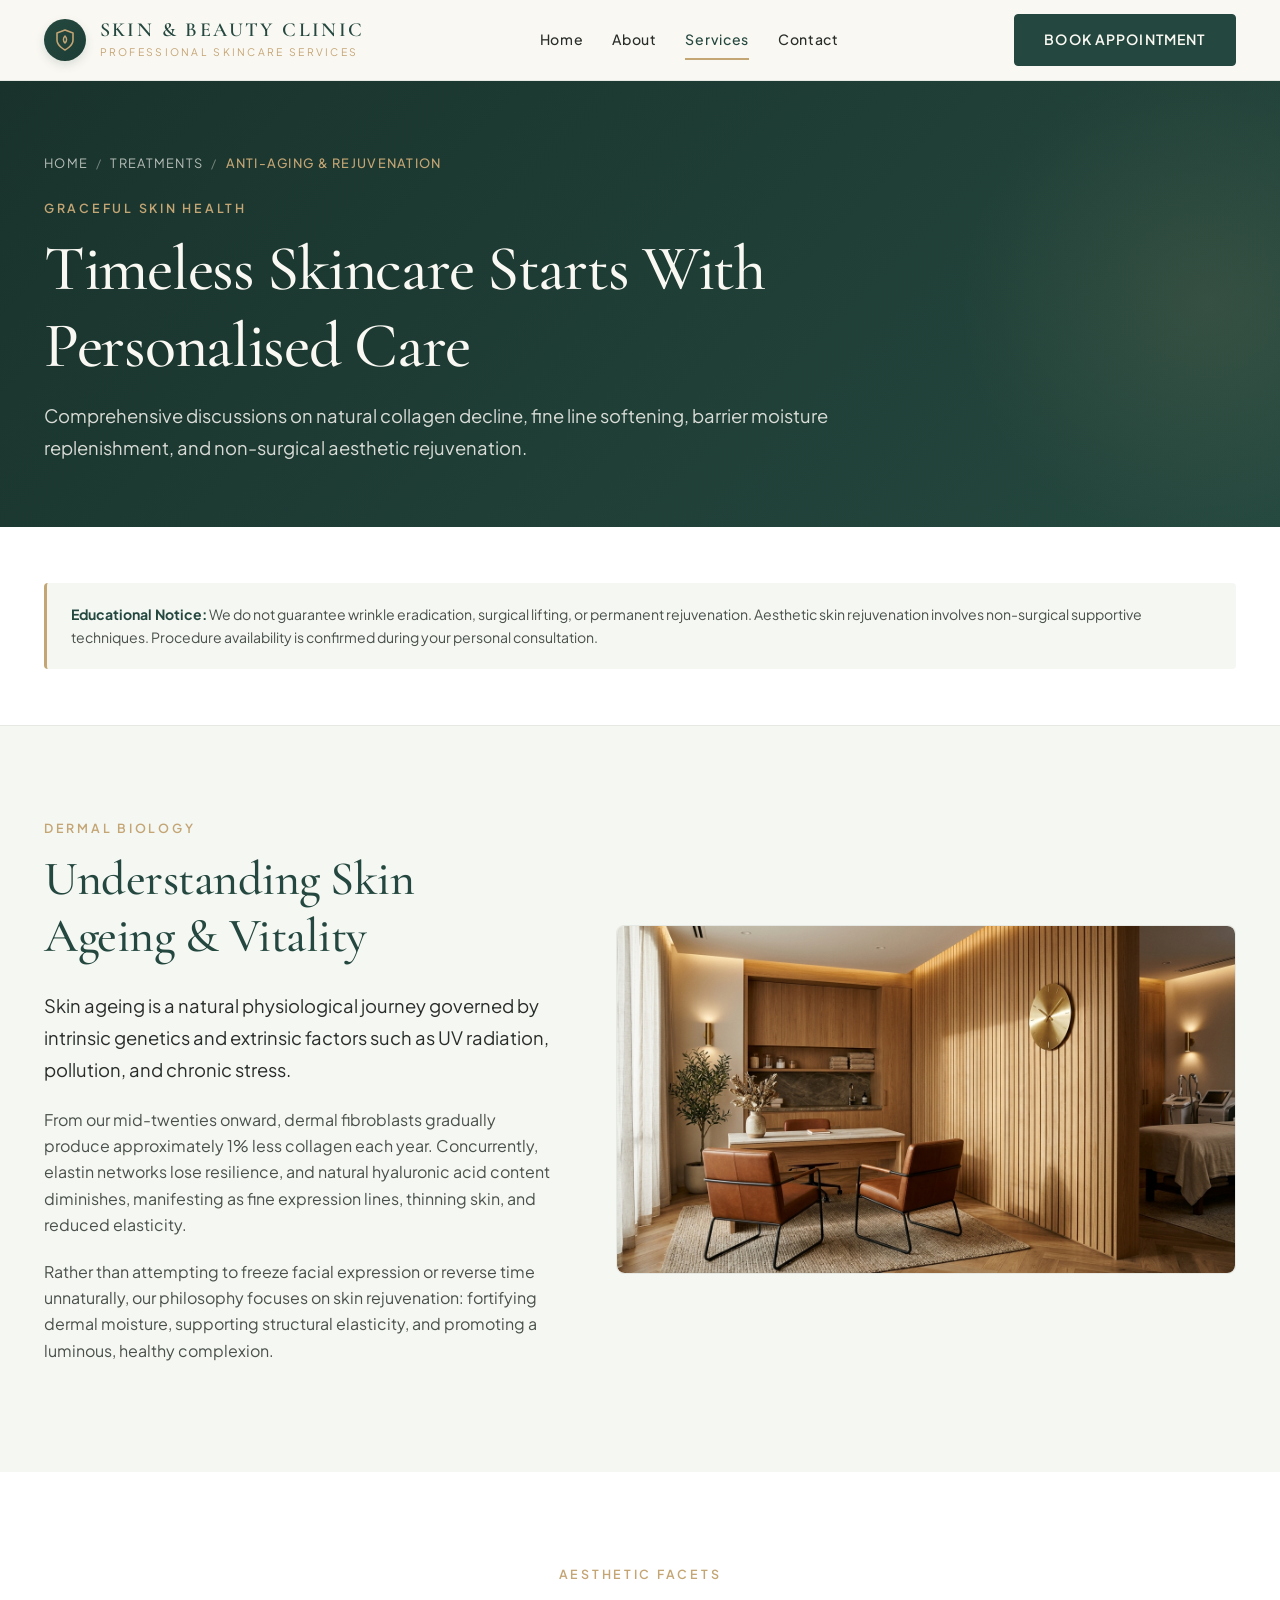
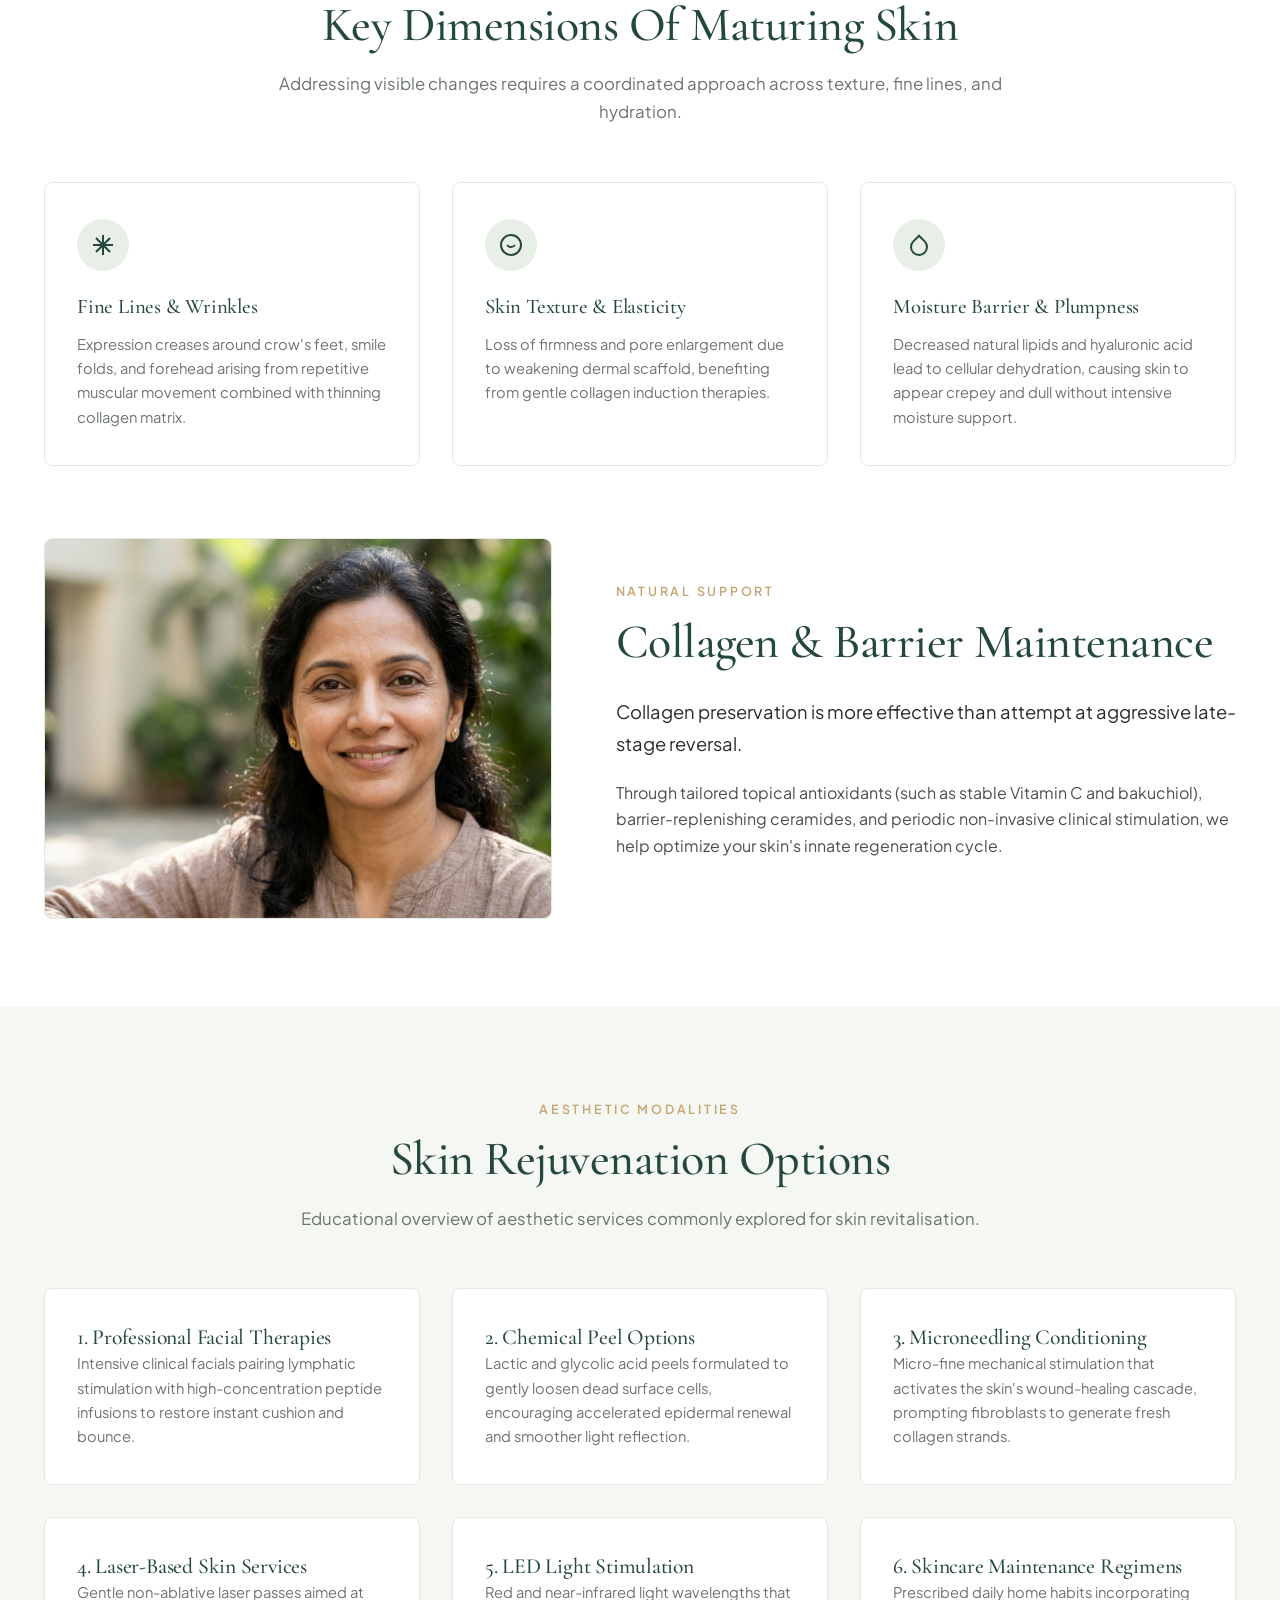
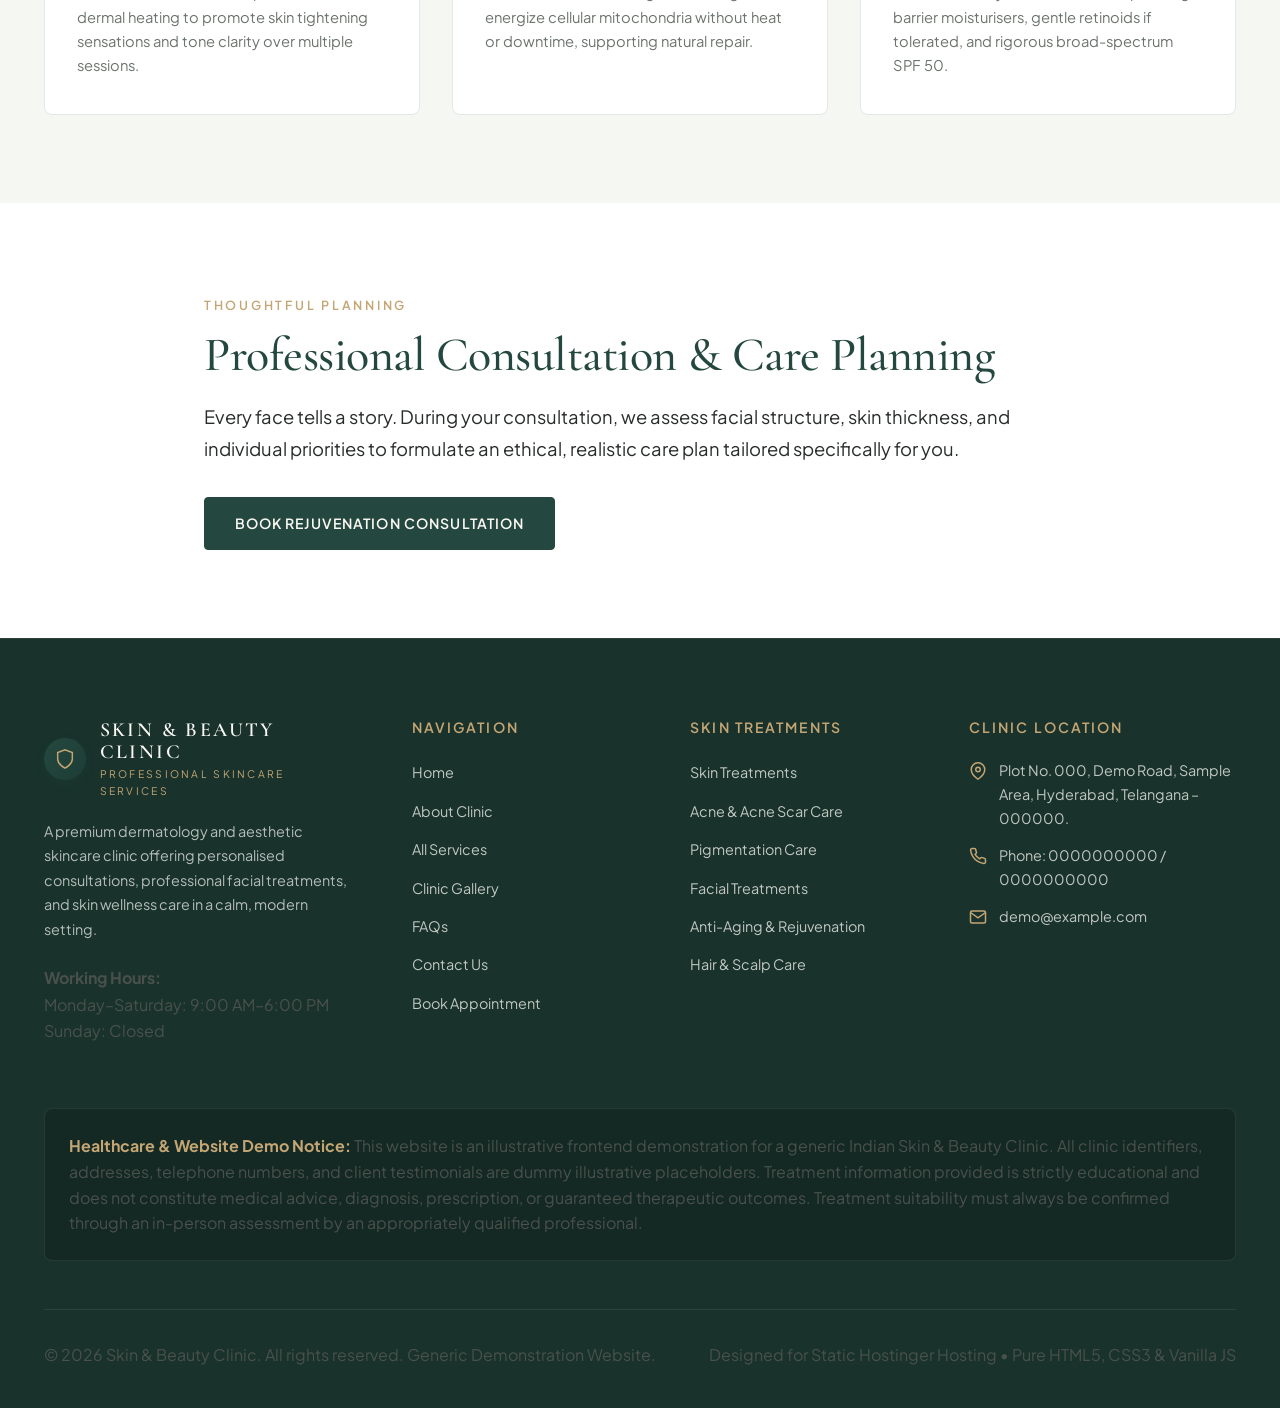
<file: anti-aging.html>
﻿<!DOCTYPE html>
<html lang="en">
<head>
  <meta charset="UTF-8">
  <meta name="viewport" content="width=device-width, initial-scale=1.0">
  <title>Skin Rejuvenation &amp; Anti-Aging | Skin &amp; Beauty Clinic Website</title>
  <meta name="description" content="Explore non-surgical skin rejuvenation, collagen support, fine line management, and graceful aging consultations.">
  <meta property="og:title" content="Skin Rejuvenation & Anti-Aging | Skin & Beauty Clinic">
  <meta property="og:description" content="Timeless skincare starts with personalised care and evidence-informed aesthetic therapies.">
  <link rel="stylesheet" href="assets/css/style.css">
  <link rel="icon" type="image/svg+xml" href="data:image/svg+xml,<svg xmlns='http://www.w3.org/2000/svg' viewBox='0 0 24 24' fill='%2324483F'><path d='M12 2C7.5 2 4 5.5 4 10c0 5.25 8 12 8 12s8-6.75 8-12c0-4.5-3.5-8-8-8zm0 11.5c-1.93 0-3.5-1.57-3.5-3.5S10.07 6.5 12 6.5s3.5 1.57 3.5 3.5-1.57 3.5-3.5 3.5z'/></svg>">
</head>
<body>

  <!-- SITE HEADER -->
    <header class="site-header">
    <div class="container header-inner">
      <a href="index.html" class="brand" aria-label="Skin &amp; Beauty Clinic Home">
        <div class="brand-logo-symbol">
          <svg viewBox="0 0 24 24" width="24" height="24" fill="none" stroke="currentColor" stroke-width="1.6" stroke-linecap="round" stroke-linejoin="round">
            <path d="M12 22s8-4 8-10V5l-8-3-8 3v7c0 6 8 10 8 10z"/>
            <path d="M12 8c-2 2-2 5 0 7 2-2 2-5 0-7z"/>
          </svg>
        </div>
        <div class="brand-text">
          <span class="brand-title">Skin &amp; Beauty Clinic</span>
          <span class="brand-subtitle">Professional Skincare Services</span>
        </div>
      </a>

      <nav class="main-nav" aria-label="Main Navigation">
        <ul class="nav-list">
          <li class="nav-item"><a href="index.html" class="nav-link">Home</a></li>
          <li class="nav-item"><a href="about.html" class="nav-link">About</a></li>
          <li class="nav-item"><a href="services.html" class="nav-link">Services</a></li>
          <li class="nav-item"><a href="contact.html" class="nav-link">Contact</a></li>
        </ul>
      </nav>

      <div class="header-cta">
        <a href="appointment.html" class="btn btn-primary">Book Appointment</a>
        <button class="mobile-nav-toggle" aria-label="Open mobile navigation" aria-expanded="false">
          <svg width="24" height="24" viewBox="0 0 24 24" fill="none" stroke="currentColor" stroke-width="2"><line x1="3" y1="12" x2="21" y2="12"/><line x1="3" y1="6" x2="21" y2="6"/><line x1="3" y1="18" x2="21" y2="18"/></svg>
        </button>
      </div>
    </div>

    <!-- Mobile Drawer -->
    <div class="mobile-nav-drawer">
      <ul class="mobile-nav-list">
        <li><a href="index.html" class="mobile-nav-link">Home</a></li>
        <li><a href="about.html" class="mobile-nav-link">About Clinic</a></li>
        <li><a href="services.html" class="mobile-nav-link">Services</a></li>
        <li><a href="contact.html" class="mobile-nav-link">Contact Us</a></li>
      </ul>
      <a href="appointment.html" class="btn btn-primary mobile-cta-btn">Book Consultation</a>
    </div>
  </header>

  <!-- PAGE BANNER -->
  <section class="page-banner">
    <div class="container">
      <nav class="breadcrumb-nav" aria-label="Breadcrumb">
        <ol class="breadcrumb-list">
          <li><a href="index.html">Home</a></li>
          <li class="breadcrumb-separator">/</li>
          <li><a href="skin-treatments.html">Treatments</a></li>
          <li class="breadcrumb-separator">/</li>
          <li class="breadcrumb-current" aria-current="page">Anti-Aging &amp; Rejuvenation</li>
        </ol>
      </nav>
      <div class="page-banner-content">
        <span class="eyebrow" style="color: var(--color-gold);">Graceful Skin Health</span>
        <h1>Timeless Skincare Starts With Personalised Care</h1>
        <p>Comprehensive discussions on natural collagen decline, fine line softening, barrier moisture replenishment, and non-surgical aesthetic rejuvenation.</p>
      </div>
    </div>
  </section>

  <!-- MAIN CONTENT -->
  <main>
    <!-- CLINICAL NOTICE -->
    <section class="section-sm bg-white" style="border-bottom: 1px solid var(--color-border);">
      <div class="container">
        <div class="demo-notice-box" style="margin-bottom: 0;">
          <strong>Educational Notice:</strong> We do not guarantee wrinkle eradication, surgical lifting, or permanent rejuvenation. Aesthetic skin rejuvenation involves non-surgical supportive techniques. Procedure availability is confirmed during your personal consultation.
        </div>
      </div>
    </section>

    <!-- SECTION 1: UNDERSTANDING SKIN AGEING -->
    <section class="section bg-light">
      <div class="container">
        <div class="welcome-grid">
          <div class="welcome-content">
            <span class="eyebrow">Dermal Biology</span>
            <h2>Understanding Skin Ageing &amp; Vitality</h2>
            <p class="text-lead">Skin ageing is a natural physiological journey governed by intrinsic genetics and extrinsic factors such as UV radiation, pollution, and chronic stress.</p>
            <p>From our mid-twenties onward, dermal fibroblasts gradually produce approximately 1% less collagen each year. Concurrently, elastin networks lose resilience, and natural hyaluronic acid content diminishes, manifesting as fine expression lines, thinning skin, and reduced elasticity.</p>
            <p>Rather than attempting to freeze facial expression or reverse time unnaturally, our philosophy focuses on skin rejuvenation: fortifying dermal moisture, supporting structural elasticity, and promoting a luminous, healthy complexion.</p>
          </div>
          <div>
            <div class="img-placeholder ratio-16-9" data-img-id="IMG-34">
              <img src="images/anti-aging-banner.jpeg" alt="Skin Rejuvenation and Anti-Aging Consultation Setting" loading="lazy">
            </div>
          </div>
        </div>
      </div>
    </section>

    <!-- SECTION 2: KEY FACETS OF AGEING SKIN -->
    <section class="section bg-white">
      <div class="container">
        <div class="section-header">
          <span class="eyebrow">Aesthetic Facets</span>
          <h2>Key Dimensions Of Maturing Skin</h2>
          <p>Addressing visible changes requires a coordinated approach across texture, fine lines, and hydration.</p>
        </div>

        <div class="cards-grid-3">
          <div class="feature-card">
            <div class="feature-icon-wrapper">
              <svg width="24" height="24" viewBox="0 0 24 24" fill="none" stroke="currentColor" stroke-width="2"><path d="M2 12h20M12 2v20M4.93 4.93l14.14 14.14M4.93 19.07l14.14-14.14"/></svg>
            </div>
            <h3>Fine Lines &amp; Wrinkles</h3>
            <p>Expression creases around crow's feet, smile folds, and forehead arising from repetitive muscular movement combined with thinning collagen matrix.</p>
          </div>

          <div class="feature-card">
            <div class="feature-icon-wrapper">
              <svg width="24" height="24" viewBox="0 0 24 24" fill="none" stroke="currentColor" stroke-width="2"><circle cx="12" cy="12" r="10"/><path d="M8 12s1.5 2 4 2 4-2 4-2"/></svg>
            </div>
            <h3>Skin Texture &amp; Elasticity</h3>
            <p>Loss of firmness and pore enlargement due to weakening dermal scaffold, benefiting from gentle collagen induction therapies.</p>
          </div>

          <div class="feature-card">
            <div class="feature-icon-wrapper">
              <svg width="24" height="24" viewBox="0 0 24 24" fill="none" stroke="currentColor" stroke-width="2"><path d="M12 2.69l5.66 5.66a8 8 0 1 1-11.31 0z"/></svg>
            </div>
            <h3>Moisture Barrier &amp; Plumpness</h3>
            <p>Decreased natural lipids and hyaluronic acid lead to cellular dehydration, causing skin to appear crepey and dull without intensive moisture support.</p>
          </div>
        </div>

        <div class="welcome-grid" style="margin-top: 4.5rem; align-items: center;">
          <div>
            <div class="img-placeholder ratio-4-3" data-img-id="IMG-35">
              <img src="images/collagen-skin-rejuvenation.jpeg" alt="Collagen Vitality and Radiant Skin Texture" loading="lazy">
            </div>
          </div>
          <div class="welcome-content">
            <span class="eyebrow">Natural Support</span>
            <h2>Collagen &amp; Barrier Maintenance</h2>
            <p class="text-lead">Collagen preservation is more effective than attempt at aggressive late-stage reversal.</p>
            <p>Through tailored topical antioxidants (such as stable Vitamin C and bakuchiol), barrier-replenishing ceramides, and periodic non-invasive clinical stimulation, we help optimize your skin's innate regeneration cycle.</p>
          </div>
        </div>
      </div>
    </section>

    <!-- SECTION 3: REJUVENATION TREATMENT OPTIONS -->
    <section class="section bg-light">
      <div class="container">
        <div class="section-header">
          <span class="eyebrow">Aesthetic Modalities</span>
          <h2>Skin Rejuvenation Options</h2>
          <p>Educational overview of aesthetic services commonly explored for skin revitalisation.</p>
        </div>

        <div class="cards-grid-3">
          <div class="feature-card">
            <h4>1. Professional Facial Therapies</h4>
            <p>Intensive clinical facials pairing lymphatic stimulation with high-concentration peptide infusions to restore instant cushion and bounce.</p>
          </div>

          <div class="feature-card">
            <h4>2. Chemical Peel Options</h4>
            <p>Lactic and glycolic acid peels formulated to gently loosen dead surface cells, encouraging accelerated epidermal renewal and smoother light reflection.</p>
          </div>

          <div class="feature-card">
            <h4>3. Microneedling Conditioning</h4>
            <p>Micro-fine mechanical stimulation that activates the skin's wound-healing cascade, prompting fibroblasts to generate fresh collagen strands.</p>
          </div>

          <div class="feature-card">
            <h4>4. Laser-Based Skin Services</h4>
            <p>Gentle non-ablative laser passes aimed at dermal heating to promote skin tightening sensations and tone clarity over multiple sessions.</p>
          </div>

          <div class="feature-card">
            <h4>5. LED Light Stimulation</h4>
            <p>Red and near-infrared light wavelengths that energize cellular mitochondria without heat or downtime, supporting natural repair.</p>
          </div>

          <div class="feature-card">
            <h4>6. Skincare Maintenance Regimens</h4>
            <p>Prescribed daily home habits incorporating barrier moisturisers, gentle retinoids if tolerated, and rigorous broad-spectrum SPF 50.</p>
          </div>
        </div>
      </div>
    </section>

    <!-- SECTION 4: CONSULTATION & AFTERCARE -->
    <section class="section bg-white">
      <div class="container container-narrow text-center">
        <span class="eyebrow">Thoughtful Planning</span>
        <h2>Professional Consultation &amp; Care Planning</h2>
        <p class="text-lead" style="margin-top: 1rem; margin-bottom: 2rem;">Every face tells a story. During your consultation, we assess facial structure, skin thickness, and individual priorities to formulate an ethical, realistic care plan tailored specifically for you.</p>
        <a href="appointment.html?topic=Anti-Aging" class="btn btn-primary">Book Rejuvenation Consultation</a>
      </div>
    </section>
  </main>

  <!-- SITE FOOTER -->
  <footer class="site-footer">
    <div class="container">
      <div class="footer-grid">
        <div class="footer-brand">
          <a href="index.html" class="brand">
            <div class="brand-logo-symbol">
              <svg viewBox="0 0 24 24" width="22" height="22" fill="none" stroke="currentColor" stroke-width="1.6"><path d="M12 22s8-4 8-10V5l-8-3-8 3v7c0 6 8 10 8 10z"/></svg>
            </div>
            <div class="brand-text">
              <span class="brand-title">Skin &amp; Beauty Clinic</span>
              <span class="brand-subtitle">Professional Skincare Services</span>
            </div>
          </a>
          <p class="footer-desc">A premium dermatology and aesthetic skincare clinic offering personalised consultations, professional facial treatments, and skin wellness care in a calm, modern setting.</p>
          <div class="footer-hours">
            <p><strong>Working Hours:</strong><br>Monday&ndash;Saturday: 9:00 AM&ndash;6:00 PM<br>Sunday: Closed</p>
          </div>
        </div>

        <div class="footer-col">
          <h4>Navigation</h4>
          <ul class="footer-links">
            <li><a href="index.html">Home</a></li>
            <li><a href="about.html">About Clinic</a></li>
            <li><a href="services.html">All Services</a></li>
            <li><a href="gallery.html">Clinic Gallery</a></li>
            <li><a href="faq.html">FAQs</a></li>
            <li><a href="contact.html">Contact Us</a></li>
            <li><a href="appointment.html">Book Appointment</a></li>
          </ul>
        </div>

        <div class="footer-col">
          <h4>Skin Treatments</h4>
          <ul class="footer-links">
            <li><a href="skin-treatments.html">Skin Treatments</a></li>
            <li><a href="acne-care.html">Acne &amp; Acne Scar Care</a></li>
            <li><a href="pigmentation.html">Pigmentation Care</a></li>
            <li><a href="facial-treatments.html">Facial Treatments</a></li>
            <li><a href="anti-aging.html">Anti-Aging &amp; Rejuvenation</a></li>
            <li><a href="hair-care.html">Hair &amp; Scalp Care</a></li>
          </ul>
        </div>

        <div class="footer-col">
          <h4>Clinic Location</h4>
          <ul class="footer-contact-list">
            <li>
              <svg width="18" height="18" viewBox="0 0 24 24" fill="none" stroke="currentColor" stroke-width="2"><path d="M21 10c0 7-9 13-9 13s-9-6-9-13a9 9 0 0 1 18 0z"/><circle cx="12" cy="10" r="3"/></svg>
              <span>Plot No. 000, Demo Road, Sample Area, Hyderabad, Telangana &ndash; 000000.</span>
            </li>
            <li>
              <svg width="18" height="18" viewBox="0 0 24 24" fill="none" stroke="currentColor" stroke-width="2"><path d="M22 16.92v3a2 2 0 0 1-2.18 2 19.79 19.79 0 0 1-8.63-3.07 19.5 19.5 0 0 1-6-6 19.79 19.79 0 0 1-3.07-8.67A2 2 0 0 1 4.11 2h3a2 2 0 0 1 2 1.72 12.84 12.84 0 0 0 .7 2.81 2 2 0 0 1-.45 2.11L8.09 9.91a16 16 0 0 0 6 6l1.27-1.27a2 2 0 0 1 2.11-.45 12.84 12.84 0 0 0 2.81.7A2 2 0 0 1 22 16.92z"/></svg>
              <span>Phone: 0000000000 / 0000000000</span>
            </li>
            <li>
              <svg width="18" height="18" viewBox="0 0 24 24" fill="none" stroke="currentColor" stroke-width="2"><path d="M4 4h16c1.1 0 2 .9 2 2v12c0 1.1-.9 2-2 2H4c-1.1 0-2-.9-2-2V6c0-1.1.9-2 2-2z"/><polyline points="22,6 12,13 2,6"/></svg>
              <span>demo@example.com</span>
            </li>
          </ul>
        </div>
      </div>

      <div class="footer-disclaimer-card">
        <p><strong>Healthcare &amp; Website Demo Notice:</strong> This website is an illustrative frontend demonstration for a generic Indian Skin &amp; Beauty Clinic. All clinic identifiers, addresses, telephone numbers, and client testimonials are dummy illustrative placeholders. Treatment information provided is strictly educational and does not constitute medical advice, diagnosis, prescription, or guaranteed therapeutic outcomes. Treatment suitability must always be confirmed through an in-person assessment by an appropriately qualified professional.</p>
      </div>

      <div class="footer-bottom">
        <p>&copy; 2026 Skin &amp; Beauty Clinic. All rights reserved. Generic Demonstration Website.</p>
        <p>Designed for Static Hostinger Hosting  &bull;  Pure HTML5, CSS3 &amp; Vanilla JS</p>
      </div>
    </div>
  </footer>

  <button id="scrollTopBtn" class="scroll-top-btn" aria-label="Scroll to top of page">
    <svg width="20" height="20" viewBox="0 0 24 24" fill="none" stroke="currentColor" stroke-width="2.5"><polyline points="18 15 12 9 6 15"/></svg>
  </button>

  <script src="assets/js/script.js"></script>
</body>
</html>
</file>
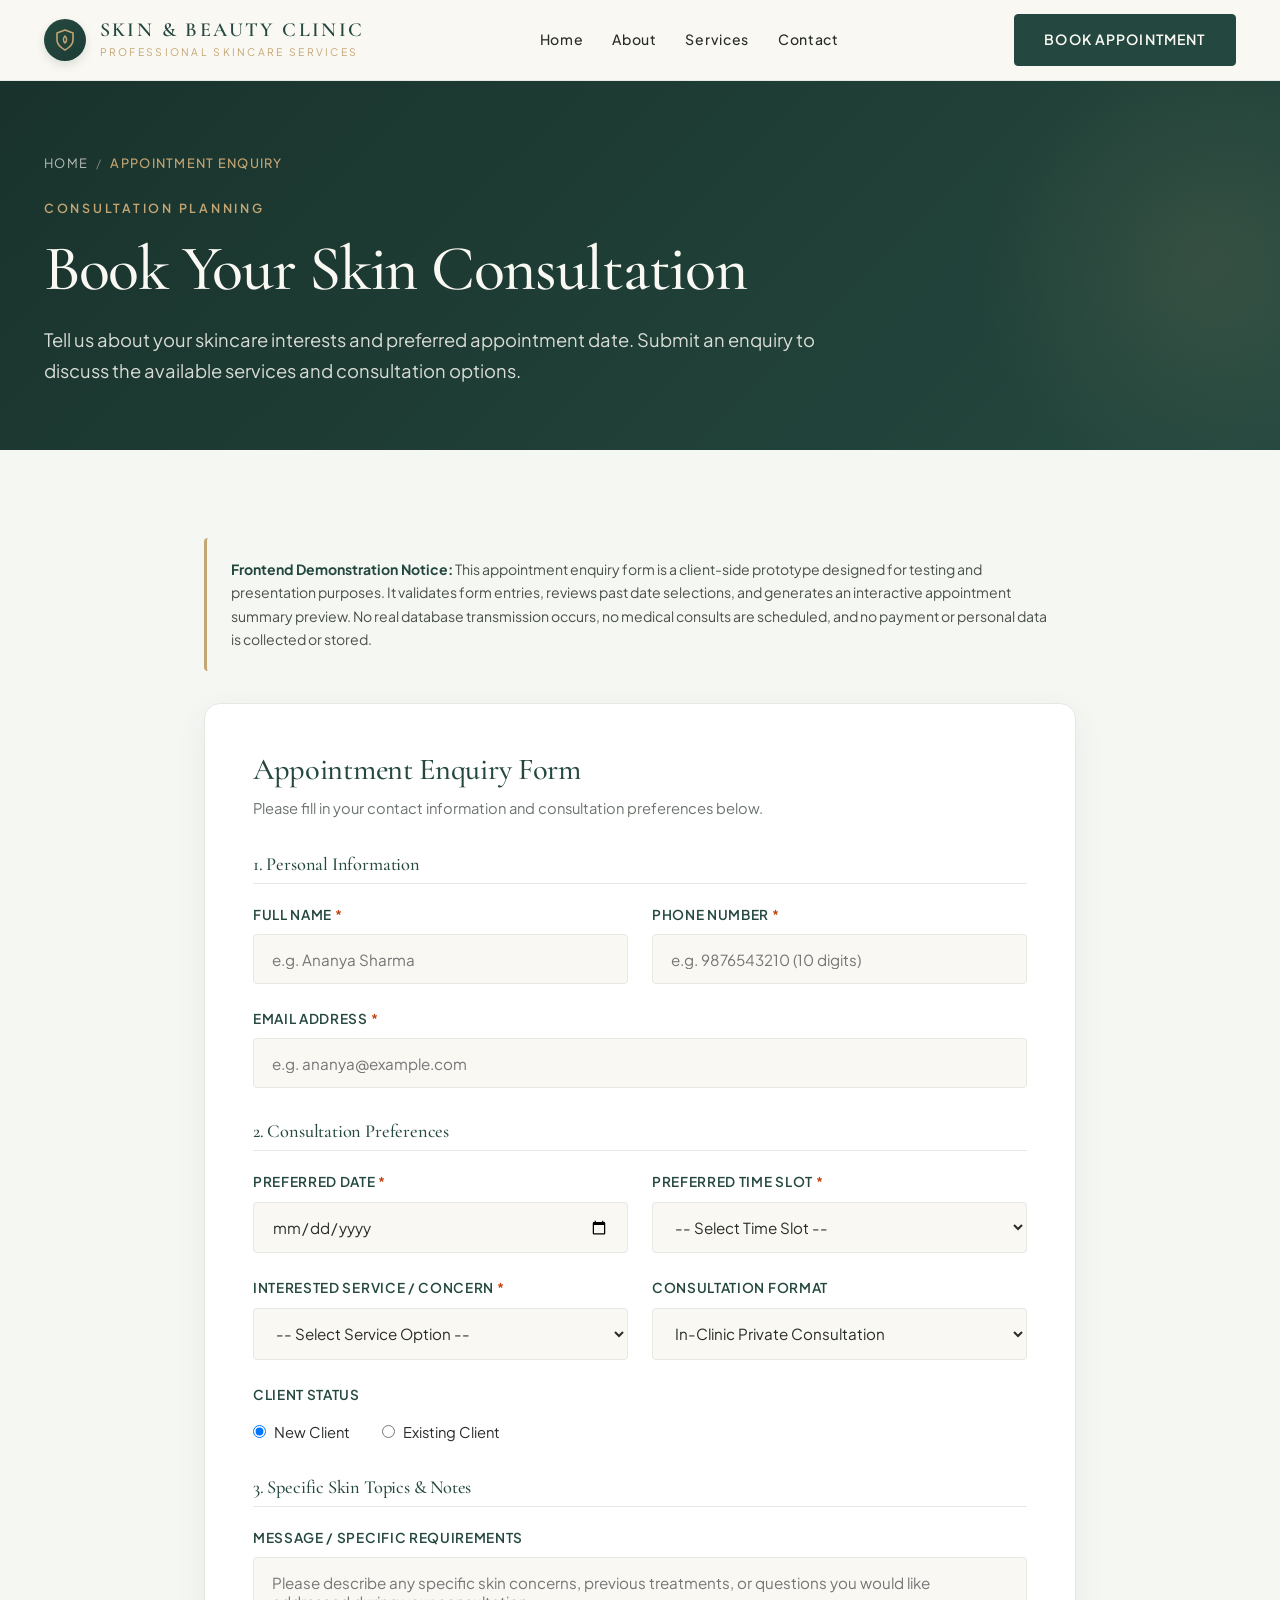
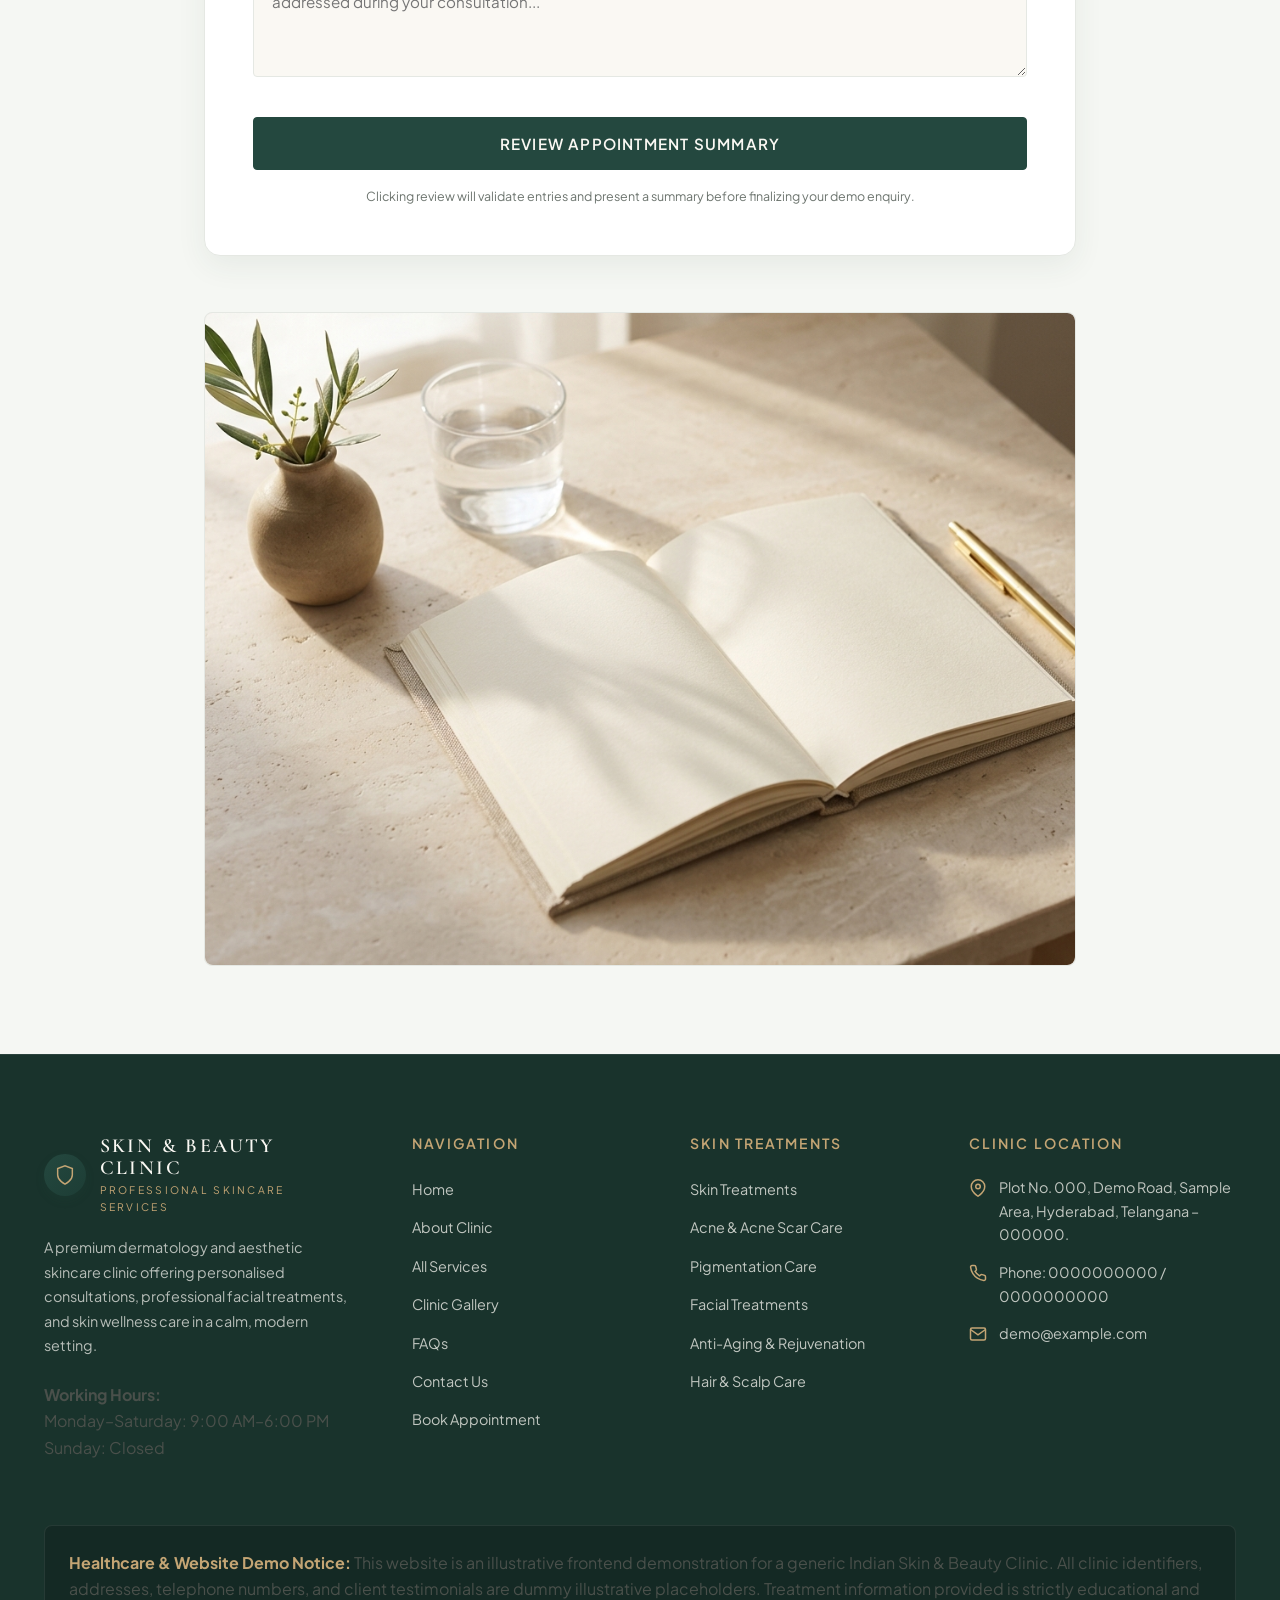
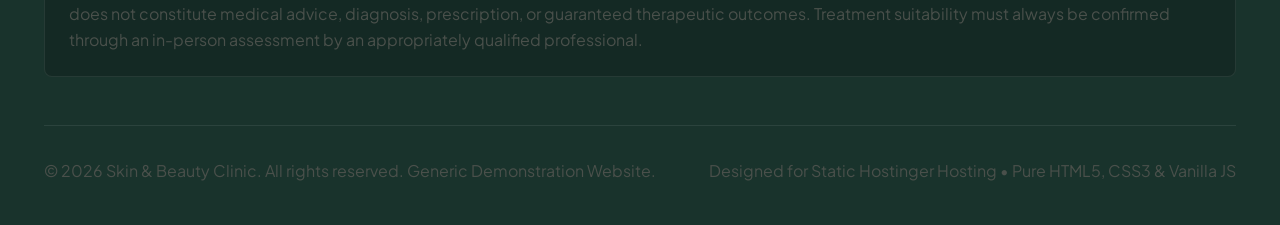
<file: appointment.html>
﻿<!DOCTYPE html>
<html lang="en">
<head>
  <meta charset="UTF-8">
  <meta name="viewport" content="width=device-width, initial-scale=1.0">
  <title>Book an Appointment | Skin &amp; Beauty Clinic Website</title>
  <meta name="description" content="Submit a consultation enquiry to discuss skincare, facial treatments, acne care, and aesthetic procedures.">
  <meta property="og:title" content="Book a Consultation | Skin & Beauty Clinic">
  <meta property="og:description" content="Select preferred dates and service categories to discuss your skin goals with our team.">
  <link rel="stylesheet" href="assets/css/style.css">
  <link rel="icon" type="image/svg+xml" href="data:image/svg+xml,<svg xmlns='http://www.w3.org/2000/svg' viewBox='0 0 24 24' fill='%2324483F'><path d='M12 2C7.5 2 4 5.5 4 10c0 5.25 8 12 8 12s8-6.75 8-12c0-4.5-3.5-8-8-8zm0 11.5c-1.93 0-3.5-1.57-3.5-3.5S10.07 6.5 12 6.5s3.5 1.57 3.5 3.5-1.57 3.5-3.5 3.5z'/></svg>">
</head>
<body>

  <!-- SITE HEADER -->
    <header class="site-header">
    <div class="container header-inner">
      <a href="index.html" class="brand" aria-label="Skin &amp; Beauty Clinic Home">
        <div class="brand-logo-symbol">
          <svg viewBox="0 0 24 24" width="24" height="24" fill="none" stroke="currentColor" stroke-width="1.6" stroke-linecap="round" stroke-linejoin="round">
            <path d="M12 22s8-4 8-10V5l-8-3-8 3v7c0 6 8 10 8 10z"/>
            <path d="M12 8c-2 2-2 5 0 7 2-2 2-5 0-7z"/>
          </svg>
        </div>
        <div class="brand-text">
          <span class="brand-title">Skin &amp; Beauty Clinic</span>
          <span class="brand-subtitle">Professional Skincare Services</span>
        </div>
      </a>

      <nav class="main-nav" aria-label="Main Navigation">
        <ul class="nav-list">
          <li class="nav-item"><a href="index.html" class="nav-link">Home</a></li>
          <li class="nav-item"><a href="about.html" class="nav-link">About</a></li>
          <li class="nav-item"><a href="services.html" class="nav-link">Services</a></li>
          <li class="nav-item"><a href="contact.html" class="nav-link">Contact</a></li>
        </ul>
      </nav>

      <div class="header-cta">
        <a href="appointment.html" class="btn btn-primary">Book Appointment</a>
        <button class="mobile-nav-toggle" aria-label="Open mobile navigation" aria-expanded="false">
          <svg width="24" height="24" viewBox="0 0 24 24" fill="none" stroke="currentColor" stroke-width="2"><line x1="3" y1="12" x2="21" y2="12"/><line x1="3" y1="6" x2="21" y2="6"/><line x1="3" y1="18" x2="21" y2="18"/></svg>
        </button>
      </div>
    </div>

    <!-- Mobile Drawer -->
    <div class="mobile-nav-drawer">
      <ul class="mobile-nav-list">
        <li><a href="index.html" class="mobile-nav-link">Home</a></li>
        <li><a href="about.html" class="mobile-nav-link">About Clinic</a></li>
        <li><a href="services.html" class="mobile-nav-link">Services</a></li>
        <li><a href="contact.html" class="mobile-nav-link">Contact Us</a></li>
      </ul>
      <a href="appointment.html" class="btn btn-primary mobile-cta-btn">Book Consultation</a>
    </div>
  </header>

  <!-- PAGE BANNER -->
  <section class="page-banner">
    <div class="container">
      <nav class="breadcrumb-nav" aria-label="Breadcrumb">
        <ol class="breadcrumb-list">
          <li><a href="index.html">Home</a></li>
          <li class="breadcrumb-separator">/</li>
          <li class="breadcrumb-current" aria-current="page">Appointment Enquiry</li>
        </ol>
      </nav>
      <div class="page-banner-content">
        <span class="eyebrow" style="color: var(--color-gold);">Consultation Planning</span>
        <h1>Book Your Skin Consultation</h1>
        <p>Tell us about your skincare interests and preferred appointment date. Submit an enquiry to discuss the available services and consultation options.</p>
      </div>
    </div>
  </section>

  <!-- MAIN CONTENT -->
  <main>
    <section class="section bg-light">
      <div class="container container-narrow">

        <!-- DEMO NOTICE DISCLAIMER -->
        <div class="demo-notice-box">
          <strong>Frontend Demonstration Notice:</strong> This appointment enquiry form is a client-side prototype designed for testing and presentation purposes. It validates form entries, reviews past date selections, and generates an interactive appointment summary preview. No real database transmission occurs, no medical consults are scheduled, and no payment or personal data is collected or stored.
        </div>

        <!-- SUCCESS BANNER -->
        <div id="appointmentSuccess" class="success-banner" role="alert">
          <h4>Enquiry Submitted Successfully (Demo Confirmation)</h4>
          <p>Thank you for submitting your consultation enquiry. In a live system, our clinic reception desk would contact you at your provided telephone number or email address within one business day to confirm available consultation slots. As this is a static demonstration, no actual transmission was executed.</p>
        </div>

        <!-- FORM CARD -->
        <div class="form-card">
          <form id="appointmentForm" novalidate>
            <h3 style="margin-bottom: 0.5rem;">Appointment Enquiry Form</h3>
            <p style="font-size: 0.92rem; color: var(--color-muted); margin-bottom: 2rem;">Please fill in your contact information and consultation preferences below.</p>

            <!-- SECTION A: PERSONAL DETAILS -->
            <h4 style="font-size: 1.15rem; color: var(--color-forest); margin-bottom: 1.25rem; border-bottom: 1px solid var(--color-border); padding-bottom: 0.5rem;">1. Personal Information</h4>
            <div class="form-grid-2">
              <div class="form-group">
                <label for="fullName" class="form-label">Full Name <span class="req">*</span></label>
                <input type="text" id="fullName" class="form-control" placeholder="e.g. Ananya Sharma" required>
                <span class="error-message"></span>
              </div>

              <div class="form-group">
                <label for="phone" class="form-label">Phone Number <span class="req">*</span></label>
                <input type="tel" id="phone" class="form-control" placeholder="e.g. 9876543210 (10 digits)" required>
                <span class="error-message"></span>
              </div>
            </div>

            <div class="form-group">
              <label for="email" class="form-label">Email Address <span class="req">*</span></label>
              <input type="email" id="email" class="form-control" placeholder="e.g. ananya@example.com" required>
              <span class="error-message"></span>
            </div>

            <!-- SECTION B: APPOINTMENT DETAILS -->
            <h4 style="font-size: 1.15rem; color: var(--color-forest); margin-top: 2rem; margin-bottom: 1.25rem; border-bottom: 1px solid var(--color-border); padding-bottom: 0.5rem;">2. Consultation Preferences</h4>
            <div class="form-grid-2">
              <div class="form-group">
                <label for="aptDate" class="form-label">Preferred Date <span class="req">*</span></label>
                <input type="date" id="aptDate" class="form-control" required>
                <span class="error-message"></span>
              </div>

              <div class="form-group">
                <label for="aptTime" class="form-label">Preferred Time Slot <span class="req">*</span></label>
                <select id="aptTime" class="form-control" required>
                  <option value="">-- Select Time Slot --</option>
                  <option value="morning">Morning (9:30 AM &ndash; 12:00 PM)</option>
                  <option value="afternoon">Afternoon (12:30 PM &ndash; 3:30 PM)</option>
                  <option value="evening">Late Afternoon (3:30 PM &ndash; 6:00 PM)</option>
                </select>
                <span class="error-message"></span>
              </div>
            </div>

            <div class="form-grid-2">
              <div class="form-group">
                <label for="service" class="form-label">Interested Service / Concern <span class="req">*</span></label>
                <select id="service" class="form-control" required>
                  <option value="">-- Select Service Option --</option>
                  <option value="Skin-Consultation">Skin Consultation</option>
                  <option value="Acne-Care">Acne Care &amp; Acne Scars</option>
                  <option value="Pigmentation-Care">Pigmentation Care &amp; Skin Tone</option>
                  <option value="Facial-Treatments">Facial Treatments</option>
                  <option value="Skin-Rejuvenation">Skin Rejuvenation</option>
                  <option value="Anti-Aging">Anti-Aging &amp; Collagen Support</option>
                  <option value="Hair-Care">Hair &amp; Scalp Care</option>
                  <option value="General-Enquiry">General Aesthetic Enquiry</option>
                </select>
                <span class="error-message"></span>
              </div>

              <div class="form-group">
                <label for="consultType" class="form-label">Consultation Format</label>
                <select id="consultType" class="form-control">
                  <option value="in-clinic">In-Clinic Private Consultation</option>
                  <option value="pre-call">Preliminary Information Call</option>
                </select>
              </div>
            </div>

            <div class="form-group">
              <label class="form-label">Client Status</label>
              <div style="display: flex; gap: 2rem; margin-top: 0.35rem;">
                <label style="display: flex; align-items: center; gap: 0.5rem; font-size: 0.92rem; cursor: pointer;">
                  <input type="radio" name="clientType" value="New Client" checked>
                  <span>New Client</span>
                </label>
                <label style="display: flex; align-items: center; gap: 0.5rem; font-size: 0.92rem; cursor: pointer;">
                  <input type="radio" name="clientType" value="Existing Client">
                  <span>Existing Client</span>
                </label>
              </div>
            </div>

            <!-- SECTION C: ADDITIONAL DETAILS -->
            <h4 style="font-size: 1.15rem; color: var(--color-forest); margin-top: 2rem; margin-bottom: 1.25rem; border-bottom: 1px solid var(--color-border); padding-bottom: 0.5rem;">3. Specific Skin Topics &amp; Notes</h4>
            <div class="form-group">
              <label for="message" class="form-label">Message / Specific Requirements</label>
              <textarea id="message" class="form-control" placeholder="Please describe any specific skin concerns, previous treatments, or questions you would like addressed during your consultation..."></textarea>
            </div>

            <div style="margin-top: 2.5rem; display: flex; flex-direction: column; gap: 1rem;">
              <button type="submit" class="btn btn-primary" style="padding: 1rem 2rem; font-size: 0.95rem;">Review Appointment Summary</button>
              <span style="font-size: 0.78rem; color: var(--color-muted); text-align: center;">Clicking review will validate entries and present a summary before finalizing your demo enquiry.</span>
            </div>
          </form>
        </div>

        <!-- APPOINTMENT VISUAL PLACEHOLDER -->
        <div style="margin-top: 3.5rem;">
          <div class="img-placeholder ratio-4-3" data-img-id="IMG-44">
            <img src="images/appointment-consultation.jpeg" alt="Serene consultation table with appointment calendar, writing pen, and gentle botanical sprig" loading="lazy">
          </div>
        </div>

      </div>
    </section>

    <!-- SUMMARY PREVIEW MODAL -->
    <div id="summaryModal" class="summary-modal" role="dialog" aria-modal="true" aria-label="Appointment Summary Preview">
      <div class="summary-card">
        <h3>Consultation Enquiry Summary</h3>
        <p style="font-size: 0.88rem; color: var(--color-muted); margin-bottom: 1.5rem;">Please review your submitted details. This is an interactive frontend demo preview.</p>

        <div class="summary-list">
          <div class="summary-row">
            <span class="label">Full Name:</span>
            <span class="val" id="sumName">-</span>
          </div>
          <div class="summary-row">
            <span class="label">Contact Phone:</span>
            <span class="val" id="sumPhone">-</span>
          </div>
          <div class="summary-row">
            <span class="label">Email Address:</span>
            <span class="val" id="sumEmail">-</span>
          </div>
          <div class="summary-row">
            <span class="label">Selected Service:</span>
            <span class="val" id="sumService">-</span>
          </div>
          <div class="summary-row">
            <span class="label">Preferred Date:</span>
            <span class="val" id="sumDate">-</span>
          </div>
          <div class="summary-row">
            <span class="label">Preferred Time:</span>
            <span class="val" id="sumTime">-</span>
          </div>
          <div class="summary-row">
            <span class="label">Client Status:</span>
            <span class="val" id="sumClient">-</span>
          </div>
          <div class="summary-row">
            <span class="label">Format:</span>
            <span class="val" id="sumType">-</span>
          </div>
          <div class="summary-row" style="flex-direction: column; gap: 0.25rem;">
            <span class="label">Additional Notes:</span>
            <span class="val" id="sumNotes" style="text-align: left; font-size: 0.85rem; color: var(--color-muted);">-</span>
          </div>
        </div>

        <div class="summary-actions">
          <button id="closeSummaryBtn" class="btn btn-secondary">Edit Details</button>
          <button id="confirmBookingBtn" class="btn btn-gold">Confirm Demo Enquiry</button>
        </div>
      </div>
    </div>
  </main>

  <!-- SITE FOOTER -->
  <footer class="site-footer">
    <div class="container">
      <div class="footer-grid">
        <div class="footer-brand">
          <a href="index.html" class="brand">
            <div class="brand-logo-symbol">
              <svg viewBox="0 0 24 24" width="22" height="22" fill="none" stroke="currentColor" stroke-width="1.6"><path d="M12 22s8-4 8-10V5l-8-3-8 3v7c0 6 8 10 8 10z"/></svg>
            </div>
            <div class="brand-text">
              <span class="brand-title">Skin &amp; Beauty Clinic</span>
              <span class="brand-subtitle">Professional Skincare Services</span>
            </div>
          </a>
          <p class="footer-desc">A premium dermatology and aesthetic skincare clinic offering personalised consultations, professional facial treatments, and skin wellness care in a calm, modern setting.</p>
          <div class="footer-hours">
            <p><strong>Working Hours:</strong><br>Monday&ndash;Saturday: 9:00 AM&ndash;6:00 PM<br>Sunday: Closed</p>
          </div>
        </div>

        <div class="footer-col">
          <h4>Navigation</h4>
          <ul class="footer-links">
            <li><a href="index.html">Home</a></li>
            <li><a href="about.html">About Clinic</a></li>
            <li><a href="services.html">All Services</a></li>
            <li><a href="gallery.html">Clinic Gallery</a></li>
            <li><a href="faq.html">FAQs</a></li>
            <li><a href="contact.html">Contact Us</a></li>
            <li><a href="appointment.html">Book Appointment</a></li>
          </ul>
        </div>

        <div class="footer-col">
          <h4>Skin Treatments</h4>
          <ul class="footer-links">
            <li><a href="skin-treatments.html">Skin Treatments</a></li>
            <li><a href="acne-care.html">Acne &amp; Acne Scar Care</a></li>
            <li><a href="pigmentation.html">Pigmentation Care</a></li>
            <li><a href="facial-treatments.html">Facial Treatments</a></li>
            <li><a href="anti-aging.html">Anti-Aging &amp; Rejuvenation</a></li>
            <li><a href="hair-care.html">Hair &amp; Scalp Care</a></li>
          </ul>
        </div>

        <div class="footer-col">
          <h4>Clinic Location</h4>
          <ul class="footer-contact-list">
            <li>
              <svg width="18" height="18" viewBox="0 0 24 24" fill="none" stroke="currentColor" stroke-width="2"><path d="M21 10c0 7-9 13-9 13s-9-6-9-13a9 9 0 0 1 18 0z"/><circle cx="12" cy="10" r="3"/></svg>
              <span>Plot No. 000, Demo Road, Sample Area, Hyderabad, Telangana &ndash; 000000.</span>
            </li>
            <li>
              <svg width="18" height="18" viewBox="0 0 24 24" fill="none" stroke="currentColor" stroke-width="2"><path d="M22 16.92v3a2 2 0 0 1-2.18 2 19.79 19.79 0 0 1-8.63-3.07 19.5 19.5 0 0 1-6-6 19.79 19.79 0 0 1-3.07-8.67A2 2 0 0 1 4.11 2h3a2 2 0 0 1 2 1.72 12.84 12.84 0 0 0 .7 2.81 2 2 0 0 1-.45 2.11L8.09 9.91a16 16 0 0 0 6 6l1.27-1.27a2 2 0 0 1 2.11-.45 12.84 12.84 0 0 0 2.81.7A2 2 0 0 1 22 16.92z"/></svg>
              <span>Phone: 0000000000 / 0000000000</span>
            </li>
            <li>
              <svg width="18" height="18" viewBox="0 0 24 24" fill="none" stroke="currentColor" stroke-width="2"><path d="M4 4h16c1.1 0 2 .9 2 2v12c0 1.1-.9 2-2 2H4c-1.1 0-2-.9-2-2V6c0-1.1.9-2 2-2z"/><polyline points="22,6 12,13 2,6"/></svg>
              <span>demo@example.com</span>
            </li>
          </ul>
        </div>
      </div>

      <div class="footer-disclaimer-card">
        <p><strong>Healthcare &amp; Website Demo Notice:</strong> This website is an illustrative frontend demonstration for a generic Indian Skin &amp; Beauty Clinic. All clinic identifiers, addresses, telephone numbers, and client testimonials are dummy illustrative placeholders. Treatment information provided is strictly educational and does not constitute medical advice, diagnosis, prescription, or guaranteed therapeutic outcomes. Treatment suitability must always be confirmed through an in-person assessment by an appropriately qualified professional.</p>
      </div>

      <div class="footer-bottom">
        <p>&copy; 2026 Skin &amp; Beauty Clinic. All rights reserved. Generic Demonstration Website.</p>
        <p>Designed for Static Hostinger Hosting  &bull;  Pure HTML5, CSS3 &amp; Vanilla JS</p>
      </div>
    </div>
  </footer>

  <button id="scrollTopBtn" class="scroll-top-btn" aria-label="Scroll to top of page">
    <svg width="20" height="20" viewBox="0 0 24 24" fill="none" stroke="currentColor" stroke-width="2.5"><polyline points="18 15 12 9 6 15"/></svg>
  </button>

  <script src="assets/js/script.js"></script>
</body>
</html>
</file>
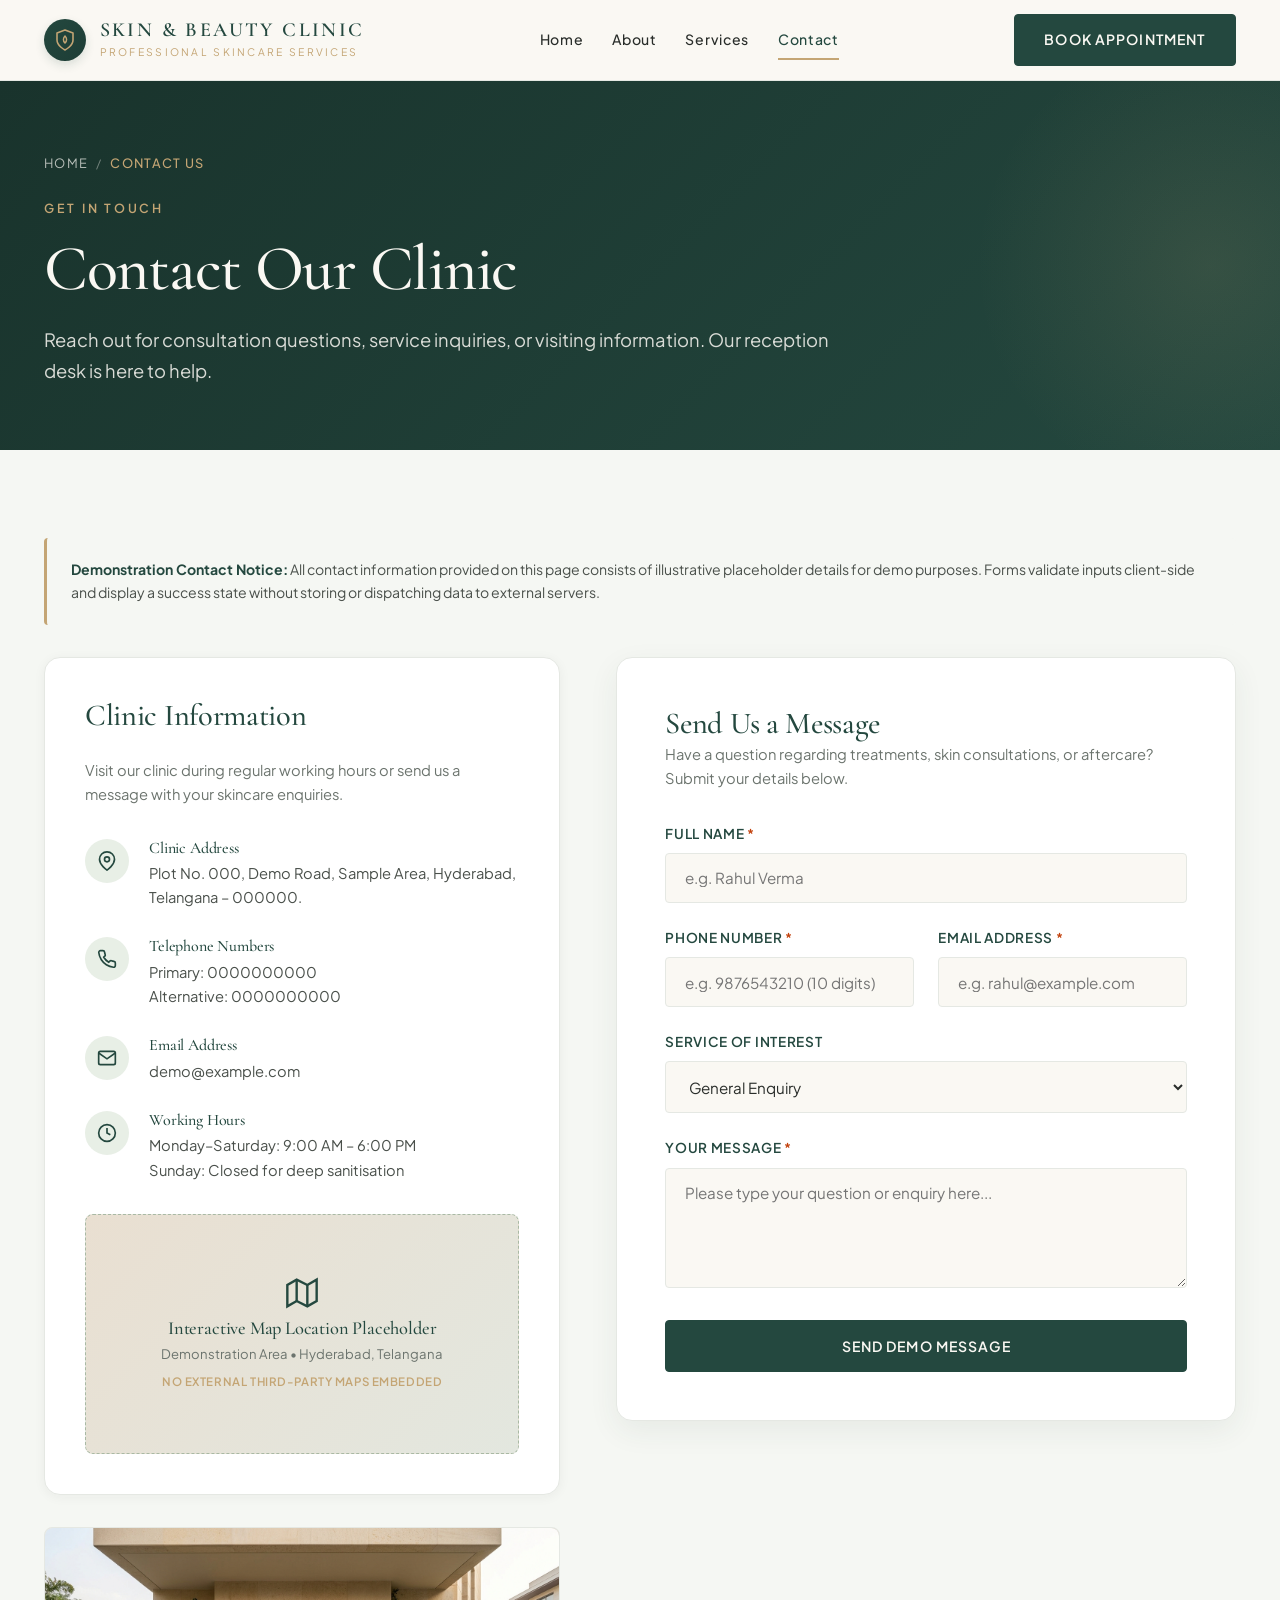
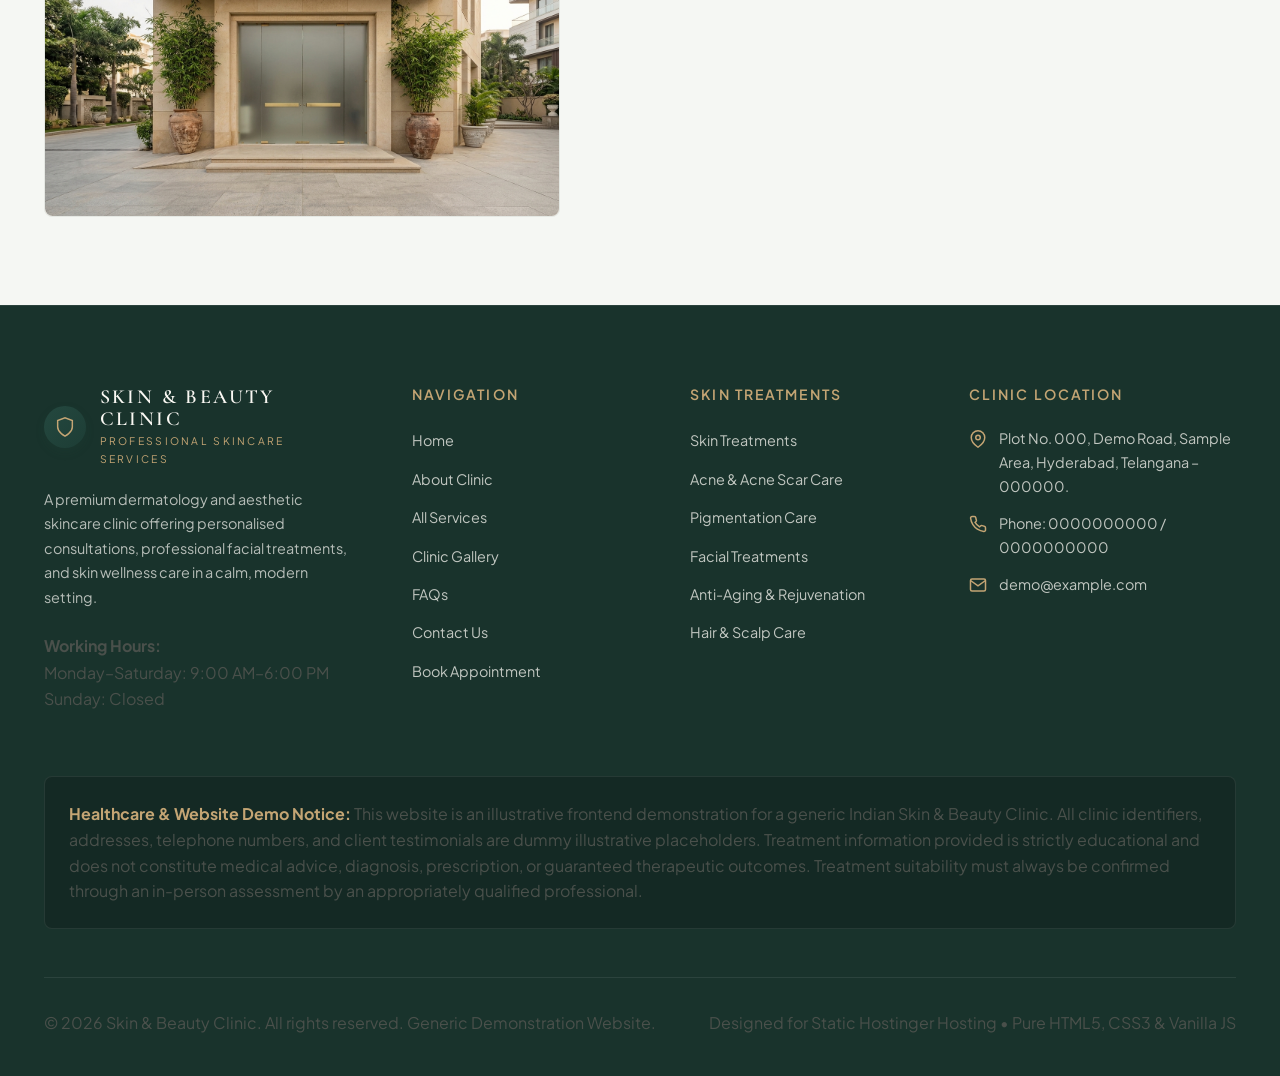
<file: contact.html>
﻿<!DOCTYPE html>
<html lang="en">
<head>
  <meta charset="UTF-8">
  <meta name="viewport" content="width=device-width, initial-scale=1.0">
  <title>Contact Us | Skin &amp; Beauty Clinic Website</title>
  <meta name="description" content="Get in touch with Skin & Beauty Clinic. Find dummy location details, working hours, and submit general consultation enquiries.">
  <meta property="og:title" content="Contact Us | Skin & Beauty Clinic">
  <meta property="og:description" content="Reach our clinic team for consultation scheduling, treatment inquiries, and visit directions.">
  <link rel="stylesheet" href="assets/css/style.css">
  <link rel="icon" type="image/svg+xml" href="data:image/svg+xml,<svg xmlns='http://www.w3.org/2000/svg' viewBox='0 0 24 24' fill='%2324483F'><path d='M12 2C7.5 2 4 5.5 4 10c0 5.25 8 12 8 12s8-6.75 8-12c0-4.5-3.5-8-8-8zm0 11.5c-1.93 0-3.5-1.57-3.5-3.5S10.07 6.5 12 6.5s3.5 1.57 3.5 3.5-1.57 3.5-3.5 3.5z'/></svg>">
</head>
<body>

  <!-- SITE HEADER -->
    <header class="site-header">
    <div class="container header-inner">
      <a href="index.html" class="brand" aria-label="Skin &amp; Beauty Clinic Home">
        <div class="brand-logo-symbol">
          <svg viewBox="0 0 24 24" width="24" height="24" fill="none" stroke="currentColor" stroke-width="1.6" stroke-linecap="round" stroke-linejoin="round">
            <path d="M12 22s8-4 8-10V5l-8-3-8 3v7c0 6 8 10 8 10z"/>
            <path d="M12 8c-2 2-2 5 0 7 2-2 2-5 0-7z"/>
          </svg>
        </div>
        <div class="brand-text">
          <span class="brand-title">Skin &amp; Beauty Clinic</span>
          <span class="brand-subtitle">Professional Skincare Services</span>
        </div>
      </a>

      <nav class="main-nav" aria-label="Main Navigation">
        <ul class="nav-list">
          <li class="nav-item"><a href="index.html" class="nav-link">Home</a></li>
          <li class="nav-item"><a href="about.html" class="nav-link">About</a></li>
          <li class="nav-item"><a href="services.html" class="nav-link">Services</a></li>
          <li class="nav-item"><a href="contact.html" class="nav-link">Contact</a></li>
        </ul>
      </nav>

      <div class="header-cta">
        <a href="appointment.html" class="btn btn-primary">Book Appointment</a>
        <button class="mobile-nav-toggle" aria-label="Open mobile navigation" aria-expanded="false">
          <svg width="24" height="24" viewBox="0 0 24 24" fill="none" stroke="currentColor" stroke-width="2"><line x1="3" y1="12" x2="21" y2="12"/><line x1="3" y1="6" x2="21" y2="6"/><line x1="3" y1="18" x2="21" y2="18"/></svg>
        </button>
      </div>
    </div>

    <!-- Mobile Drawer -->
    <div class="mobile-nav-drawer">
      <ul class="mobile-nav-list">
        <li><a href="index.html" class="mobile-nav-link">Home</a></li>
        <li><a href="about.html" class="mobile-nav-link">About Clinic</a></li>
        <li><a href="services.html" class="mobile-nav-link">Services</a></li>
        <li><a href="contact.html" class="mobile-nav-link">Contact Us</a></li>
      </ul>
      <a href="appointment.html" class="btn btn-primary mobile-cta-btn">Book Consultation</a>
    </div>
  </header>

  <!-- PAGE BANNER -->
  <section class="page-banner">
    <div class="container">
      <nav class="breadcrumb-nav" aria-label="Breadcrumb">
        <ol class="breadcrumb-list">
          <li><a href="index.html">Home</a></li>
          <li class="breadcrumb-separator">/</li>
          <li class="breadcrumb-current" aria-current="page">Contact Us</li>
        </ol>
      </nav>
      <div class="page-banner-content">
        <span class="eyebrow" style="color: var(--color-gold);">Get In Touch</span>
        <h1>Contact Our Clinic</h1>
        <p>Reach out for consultation questions, service inquiries, or visiting information. Our reception desk is here to help.</p>
      </div>
    </div>
  </section>

  <!-- MAIN CONTENT -->
  <main>
    <section class="section bg-light">
      <div class="container">

        <!-- DEMO NOTICE DISCLAIMER -->
        <div class="demo-notice-box">
          <strong>Demonstration Contact Notice:</strong> All contact information provided on this page consists of illustrative placeholder details for demo purposes. Forms validate inputs client-side and display a success state without storing or dispatching data to external servers.
        </div>

        <!-- CONTACT GRID -->
        <div class="contact-grid">

          <!-- LEFT COLUMN: CLINIC INFO & MAP PLACEHOLDER -->
          <div>
            <div class="contact-info-card">
              <h3>Clinic Information</h3>
              <p style="font-size: 0.92rem; color: var(--color-muted); margin-bottom: 2rem;">Visit our clinic during regular working hours or send us a message with your skincare enquiries.</p>

              <div class="contact-detail-item">
                <div class="detail-icon">
                  <svg width="20" height="20" viewBox="0 0 24 24" fill="none" stroke="currentColor" stroke-width="2"><path d="M21 10c0 7-9 13-9 13s-9-6-9-13a9 9 0 0 1 18 0z"/><circle cx="12" cy="10" r="3"/></svg>
                </div>
                <div class="detail-text">
                  <h5>Clinic Address</h5>
                  <p>Plot No. 000, Demo Road, Sample Area, Hyderabad, Telangana &ndash; 000000.</p>
                </div>
              </div>

              <div class="contact-detail-item">
                <div class="detail-icon">
                  <svg width="20" height="20" viewBox="0 0 24 24" fill="none" stroke="currentColor" stroke-width="2"><path d="M22 16.92v3a2 2 0 0 1-2.18 2 19.79 19.79 0 0 1-8.63-3.07 19.5 19.5 0 0 1-6-6 19.79 19.79 0 0 1-3.07-8.67A2 2 0 0 1 4.11 2h3a2 2 0 0 1 2 1.72 12.84 12.84 0 0 0 .7 2.81 2 2 0 0 1-.45 2.11L8.09 9.91a16 16 0 0 0 6 6l1.27-1.27a2 2 0 0 1 2.11-.45 12.84 12.84 0 0 0 2.81.7A2 2 0 0 1 22 16.92z"/></svg>
                </div>
                <div class="detail-text">
                  <h5>Telephone Numbers</h5>
                  <p>Primary: 0000000000<br>Alternative: 0000000000</p>
                </div>
              </div>

              <div class="contact-detail-item">
                <div class="detail-icon">
                  <svg width="20" height="20" viewBox="0 0 24 24" fill="none" stroke="currentColor" stroke-width="2"><path d="M4 4h16c1.1 0 2 .9 2 2v12c0 1.1-.9 2-2 2H4c-1.1 0-2-.9-2-2V6c0-1.1.9-2 2-2z"/><polyline points="22,6 12,13 2,6"/></svg>
                </div>
                <div class="detail-text">
                  <h5>Email Address</h5>
                  <p>demo@example.com</p>
                </div>
              </div>

              <div class="contact-detail-item">
                <div class="detail-icon">
                  <svg width="20" height="20" viewBox="0 0 24 24" fill="none" stroke="currentColor" stroke-width="2"><circle cx="12" cy="12" r="10"/><polyline points="12 6 12 12 16 14"/></svg>
                </div>
                <div class="detail-text">
                  <h5>Working Hours</h5>
                  <p>Monday&ndash;Saturday: 9:00 AM &ndash; 6:00 PM<br>Sunday: Closed for deep sanitisation</p>
                </div>
              </div>

              <!-- MAP PLACEHOLDER -->
              <div class="map-placeholder-box">
                <svg width="32" height="32" viewBox="0 0 24 24" fill="none" stroke="var(--color-forest)" stroke-width="1.8" style="margin-bottom: 0.5rem;"><polygon points="1 6 1 22 8 18 16 22 23 18 23 2 16 6 8 2 1 6"/><line x1="8" y1="2" x2="8" y2="18"/><line x1="16" y1="6" x2="16" y2="22"/></svg>
                <h5 style="color: var(--color-forest); margin-bottom: 0.25rem;">Interactive Map Location Placeholder</h5>
                <p style="font-size: 0.82rem; color: var(--color-muted);">Demonstration Area  &bull;  Hyderabad, Telangana</p>
                <span style="font-size: 0.72rem; color: var(--color-gold); font-weight: 600; text-transform: uppercase; margin-top: 0.5rem; letter-spacing: 0.05em;">No external third-party maps embedded</span>
              </div>
            </div>

            <!-- CONTACT VISUAL PLACEHOLDER -->
            <div style="margin-top: 2rem;">
              <div class="img-placeholder ratio-16-9" data-img-id="IMG-46">
                <img src="images/contact-clinic.jpeg" alt="Serene clinic exterior entrance and reception glass door" loading="lazy">
              </div>
            </div>
          </div>

          <!-- RIGHT COLUMN: ENQUIRY FORM -->
          <div>
            <div class="form-card">
              <!-- Success Banner -->
              <div id="contactSuccess" class="success-banner" role="alert">
                <h4>Message Received (Demo Submission)</h4>
                <p>Thank you for reaching out! Your message has been validated successfully in this frontend demonstration. In a live system, our team responds to all enquiries within 24 hours.</p>
              </div>

              <h3>Send Us a Message</h3>
              <p style="font-size: 0.92rem; color: var(--color-muted); margin-bottom: 2rem;">Have a question regarding treatments, skin consultations, or aftercare? Submit your details below.</p>

              <form id="contactForm" novalidate>
                <div class="form-group">
                  <label for="contactName" class="form-label">Full Name <span class="req">*</span></label>
                  <input type="text" id="contactName" class="form-control" placeholder="e.g. Rahul Verma" required>
                  <span class="error-message"></span>
                </div>

                <div class="form-grid-2">
                  <div class="form-group">
                    <label for="contactPhone" class="form-label">Phone Number <span class="req">*</span></label>
                    <input type="tel" id="contactPhone" class="form-control" placeholder="e.g. 9876543210 (10 digits)" required>
                    <span class="error-message"></span>
                  </div>

                  <div class="form-group">
                    <label for="contactEmail" class="form-label">Email Address <span class="req">*</span></label>
                    <input type="email" id="contactEmail" class="form-control" placeholder="e.g. rahul@example.com" required>
                    <span class="error-message"></span>
                  </div>
                </div>

                <div class="form-group">
                  <label for="contactService" class="form-label">Service of Interest</label>
                  <select id="contactService" class="form-control">
                    <option value="General-Enquiry">General Enquiry</option>
                    <option value="Skin-Consultation">Skin Consultation</option>
                    <option value="Acne-Care">Acne &amp; Scar Care</option>
                    <option value="Pigmentation">Pigmentation &amp; Tone</option>
                    <option value="Facials">Facial Treatments</option>
                    <option value="Anti-Aging">Anti-Aging &amp; Rejuvenation</option>
                    <option value="Hair-Care">Hair &amp; Scalp Care</option>
                  </select>
                </div>

                <div class="form-group">
                  <label for="contactMessage" class="form-label">Your Message <span class="req">*</span></label>
                  <textarea id="contactMessage" class="form-control" placeholder="Please type your question or enquiry here..." required></textarea>
                  <span class="error-message"></span>
                </div>

                <div style="margin-top: 2rem;">
                  <button type="submit" class="btn btn-primary" style="width: 100%; padding: 1rem;">Send Demo Message</button>
                </div>
              </form>
            </div>
          </div>

        </div>

      </div>
    </section>
  </main>

  <!-- SITE FOOTER -->
  <footer class="site-footer">
    <div class="container">
      <div class="footer-grid">
        <div class="footer-brand">
          <a href="index.html" class="brand">
            <div class="brand-logo-symbol">
              <svg viewBox="0 0 24 24" width="22" height="22" fill="none" stroke="currentColor" stroke-width="1.6"><path d="M12 22s8-4 8-10V5l-8-3-8 3v7c0 6 8 10 8 10z"/></svg>
            </div>
            <div class="brand-text">
              <span class="brand-title">Skin &amp; Beauty Clinic</span>
              <span class="brand-subtitle">Professional Skincare Services</span>
            </div>
          </a>
          <p class="footer-desc">A premium dermatology and aesthetic skincare clinic offering personalised consultations, professional facial treatments, and skin wellness care in a calm, modern setting.</p>
          <div class="footer-hours">
            <p><strong>Working Hours:</strong><br>Monday&ndash;Saturday: 9:00 AM&ndash;6:00 PM<br>Sunday: Closed</p>
          </div>
        </div>

        <div class="footer-col">
          <h4>Navigation</h4>
          <ul class="footer-links">
            <li><a href="index.html">Home</a></li>
            <li><a href="about.html">About Clinic</a></li>
            <li><a href="services.html">All Services</a></li>
            <li><a href="gallery.html">Clinic Gallery</a></li>
            <li><a href="faq.html">FAQs</a></li>
            <li><a href="contact.html">Contact Us</a></li>
            <li><a href="appointment.html">Book Appointment</a></li>
          </ul>
        </div>

        <div class="footer-col">
          <h4>Skin Treatments</h4>
          <ul class="footer-links">
            <li><a href="skin-treatments.html">Skin Treatments</a></li>
            <li><a href="acne-care.html">Acne &amp; Acne Scar Care</a></li>
            <li><a href="pigmentation.html">Pigmentation Care</a></li>
            <li><a href="facial-treatments.html">Facial Treatments</a></li>
            <li><a href="anti-aging.html">Anti-Aging &amp; Rejuvenation</a></li>
            <li><a href="hair-care.html">Hair &amp; Scalp Care</a></li>
          </ul>
        </div>

        <div class="footer-col">
          <h4>Clinic Location</h4>
          <ul class="footer-contact-list">
            <li>
              <svg width="18" height="18" viewBox="0 0 24 24" fill="none" stroke="currentColor" stroke-width="2"><path d="M21 10c0 7-9 13-9 13s-9-6-9-13a9 9 0 0 1 18 0z"/><circle cx="12" cy="10" r="3"/></svg>
              <span>Plot No. 000, Demo Road, Sample Area, Hyderabad, Telangana &ndash; 000000.</span>
            </li>
            <li>
              <svg width="18" height="18" viewBox="0 0 24 24" fill="none" stroke="currentColor" stroke-width="2"><path d="M22 16.92v3a2 2 0 0 1-2.18 2 19.79 19.79 0 0 1-8.63-3.07 19.5 19.5 0 0 1-6-6 19.79 19.79 0 0 1-3.07-8.67A2 2 0 0 1 4.11 2h3a2 2 0 0 1 2 1.72 12.84 12.84 0 0 0 .7 2.81 2 2 0 0 1-.45 2.11L8.09 9.91a16 16 0 0 0 6 6l1.27-1.27a2 2 0 0 1 2.11-.45 12.84 12.84 0 0 0 2.81.7A2 2 0 0 1 22 16.92z"/></svg>
              <span>Phone: 0000000000 / 0000000000</span>
            </li>
            <li>
              <svg width="18" height="18" viewBox="0 0 24 24" fill="none" stroke="currentColor" stroke-width="2"><path d="M4 4h16c1.1 0 2 .9 2 2v12c0 1.1-.9 2-2 2H4c-1.1 0-2-.9-2-2V6c0-1.1.9-2 2-2z"/><polyline points="22,6 12,13 2,6"/></svg>
              <span>demo@example.com</span>
            </li>
          </ul>
        </div>
      </div>

      <div class="footer-disclaimer-card">
        <p><strong>Healthcare &amp; Website Demo Notice:</strong> This website is an illustrative frontend demonstration for a generic Indian Skin &amp; Beauty Clinic. All clinic identifiers, addresses, telephone numbers, and client testimonials are dummy illustrative placeholders. Treatment information provided is strictly educational and does not constitute medical advice, diagnosis, prescription, or guaranteed therapeutic outcomes. Treatment suitability must always be confirmed through an in-person assessment by an appropriately qualified professional.</p>
      </div>

      <div class="footer-bottom">
        <p>&copy; 2026 Skin &amp; Beauty Clinic. All rights reserved. Generic Demonstration Website.</p>
        <p>Designed for Static Hostinger Hosting  &bull;  Pure HTML5, CSS3 &amp; Vanilla JS</p>
      </div>
    </div>
  </footer>

  <button id="scrollTopBtn" class="scroll-top-btn" aria-label="Scroll to top of page">
    <svg width="20" height="20" viewBox="0 0 24 24" fill="none" stroke="currentColor" stroke-width="2.5"><polyline points="18 15 12 9 6 15"/></svg>
  </button>

  <script src="assets/js/script.js"></script>
</body>
</html>
</file>
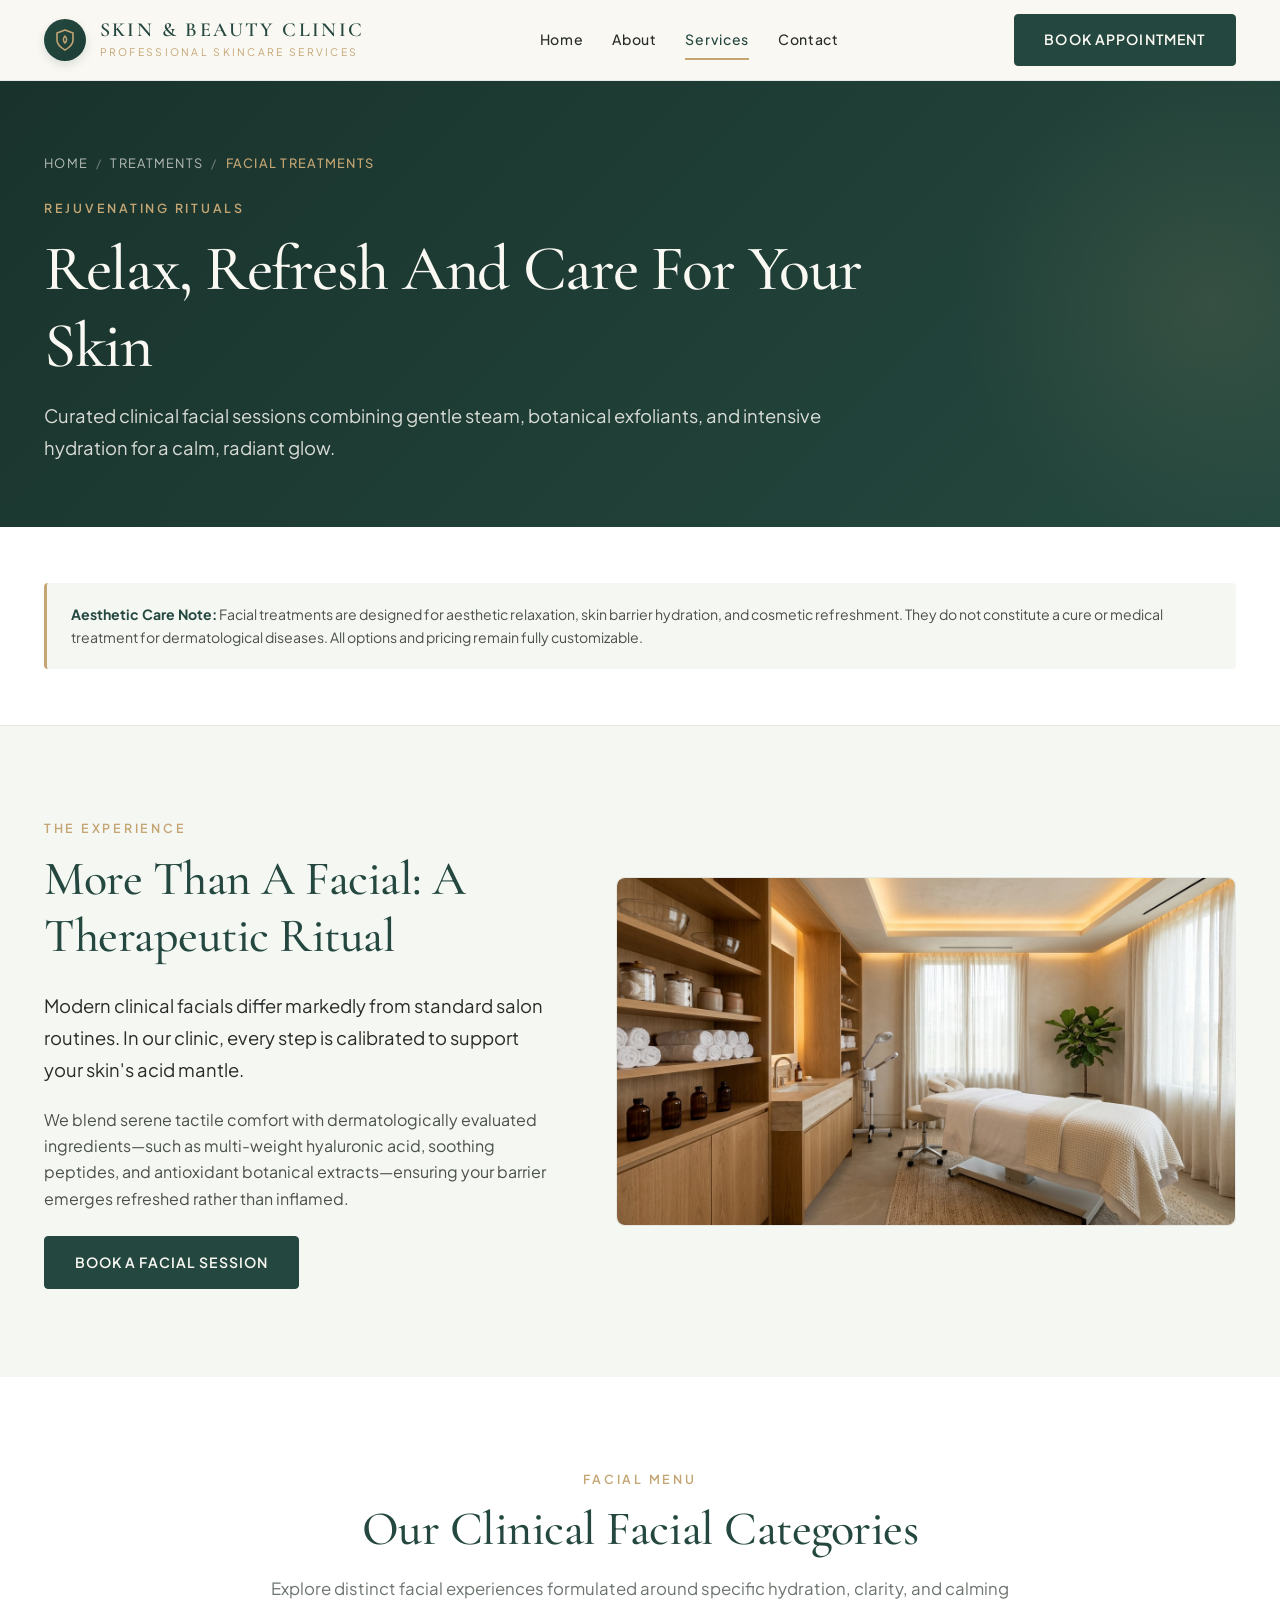
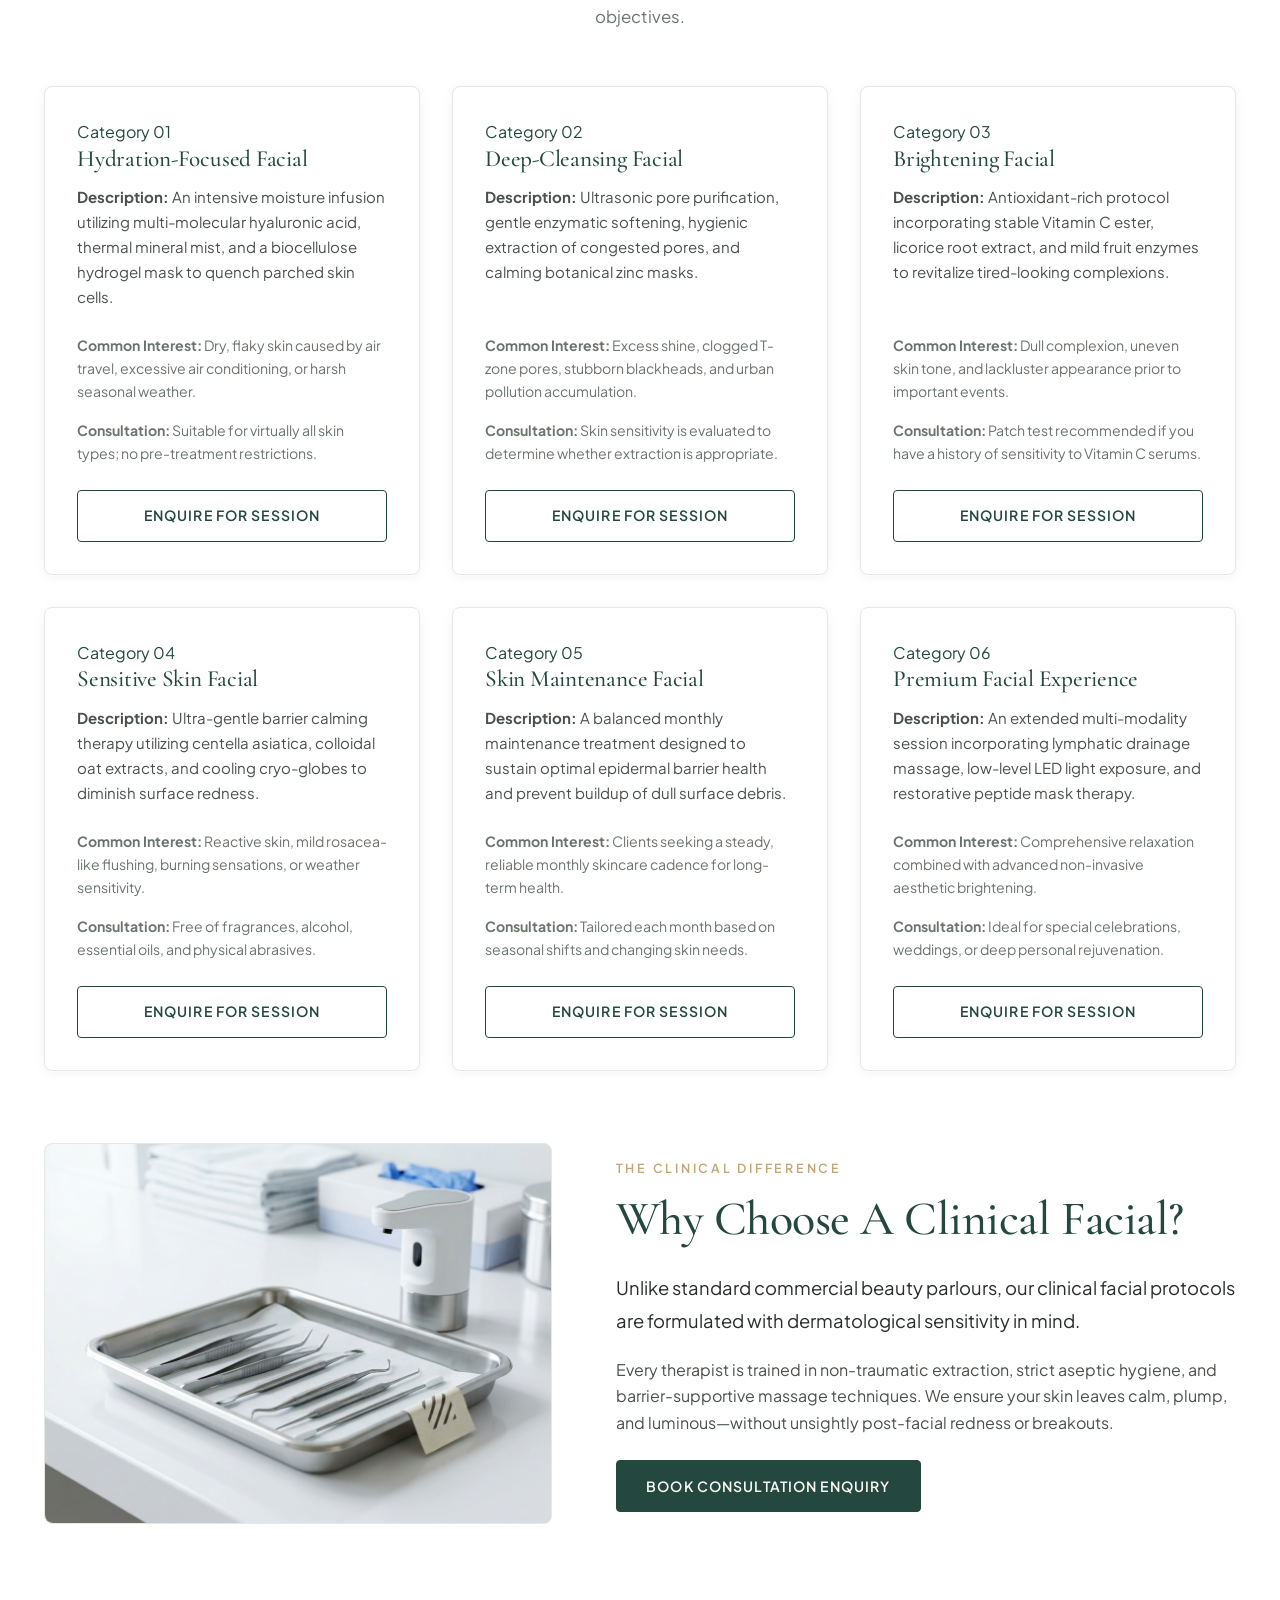
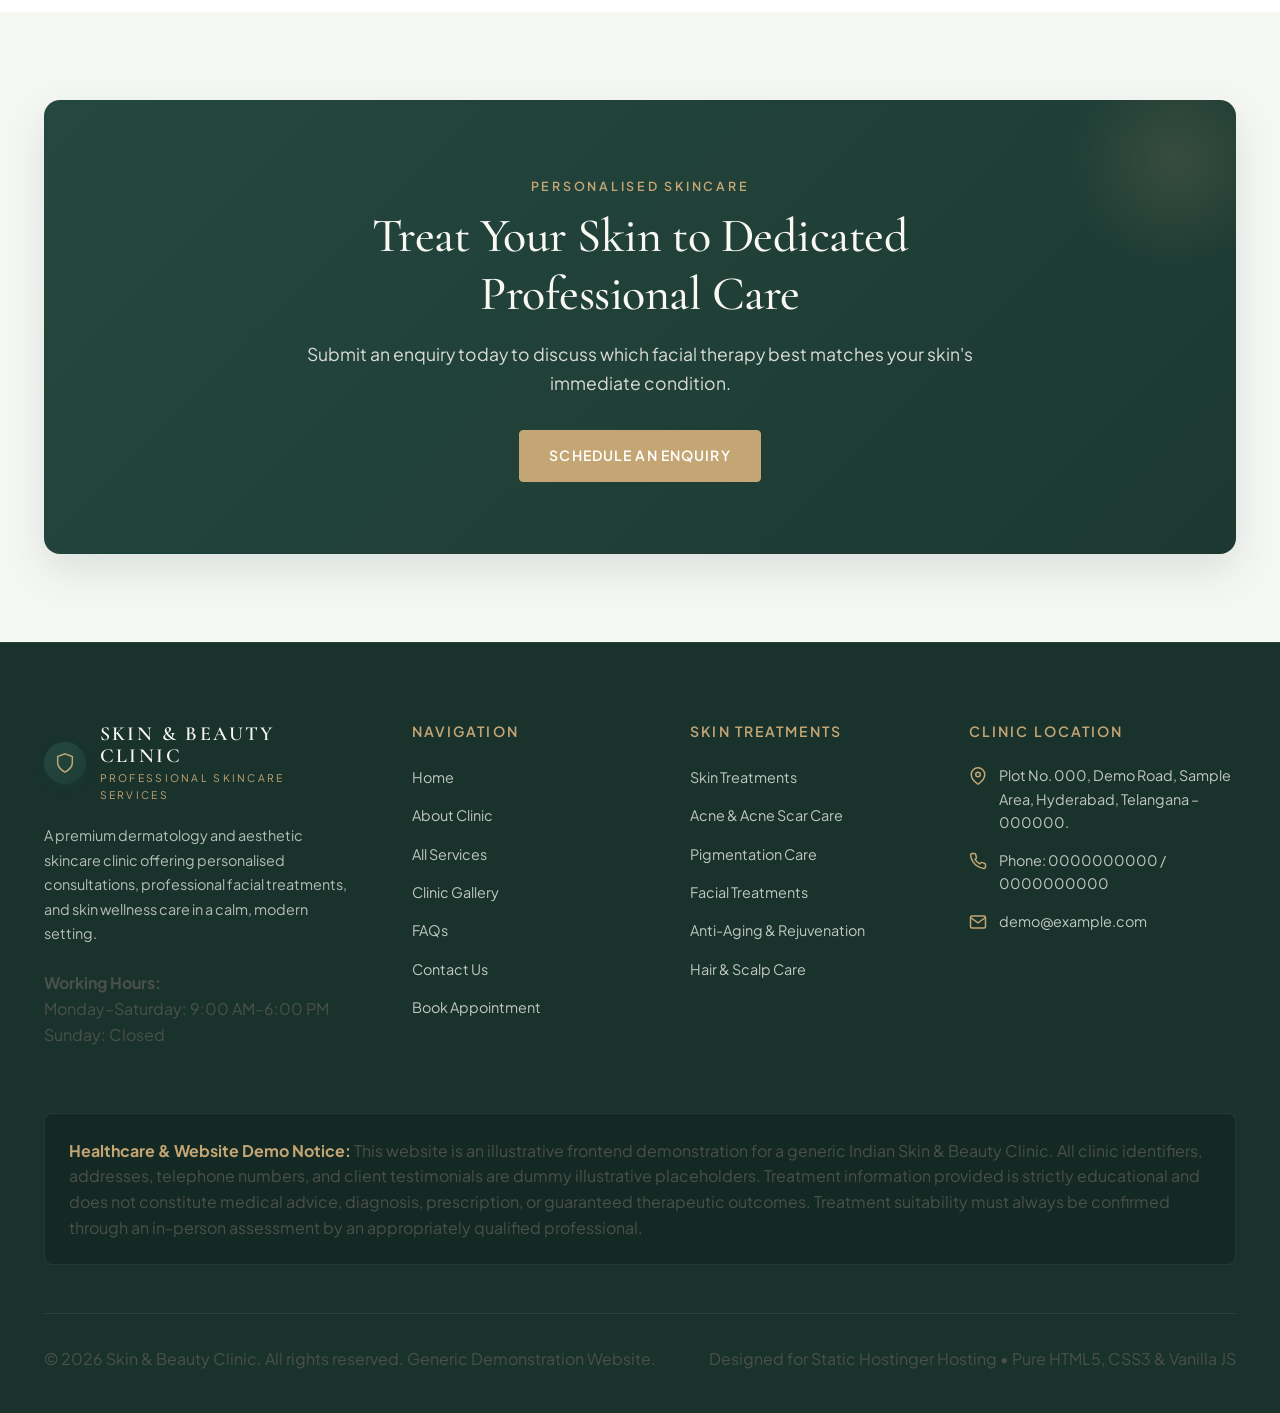
<file: facial-treatments.html>
﻿<!DOCTYPE html>
<html lang="en">
<head>
  <meta charset="UTF-8">
  <meta name="viewport" content="width=device-width, initial-scale=1.0">
  <title>Facial Treatments | Skin &amp; Beauty Clinic Website</title>
  <meta name="description" content="Discover professional, relaxing clinical facials for deep cleansing, hydration, brightening, and sensitive skin care.">
  <meta property="og:title" content="Facial Treatments | Skin & Beauty Clinic">
  <meta property="og:description" content="Relax, refresh, and care for your skin with customized aesthetic facial treatments.">
  <link rel="stylesheet" href="assets/css/style.css">
  <link rel="icon" type="image/svg+xml" href="data:image/svg+xml,<svg xmlns='http://www.w3.org/2000/svg' viewBox='0 0 24 24' fill='%2324483F'><path d='M12 2C7.5 2 4 5.5 4 10c0 5.25 8 12 8 12s8-6.75 8-12c0-4.5-3.5-8-8-8zm0 11.5c-1.93 0-3.5-1.57-3.5-3.5S10.07 6.5 12 6.5s3.5 1.57 3.5 3.5-1.57 3.5-3.5 3.5z'/></svg>">
</head>
<body>

  <!-- SITE HEADER -->
    <header class="site-header">
    <div class="container header-inner">
      <a href="index.html" class="brand" aria-label="Skin &amp; Beauty Clinic Home">
        <div class="brand-logo-symbol">
          <svg viewBox="0 0 24 24" width="24" height="24" fill="none" stroke="currentColor" stroke-width="1.6" stroke-linecap="round" stroke-linejoin="round">
            <path d="M12 22s8-4 8-10V5l-8-3-8 3v7c0 6 8 10 8 10z"/>
            <path d="M12 8c-2 2-2 5 0 7 2-2 2-5 0-7z"/>
          </svg>
        </div>
        <div class="brand-text">
          <span class="brand-title">Skin &amp; Beauty Clinic</span>
          <span class="brand-subtitle">Professional Skincare Services</span>
        </div>
      </a>

      <nav class="main-nav" aria-label="Main Navigation">
        <ul class="nav-list">
          <li class="nav-item"><a href="index.html" class="nav-link">Home</a></li>
          <li class="nav-item"><a href="about.html" class="nav-link">About</a></li>
          <li class="nav-item"><a href="services.html" class="nav-link">Services</a></li>
          <li class="nav-item"><a href="contact.html" class="nav-link">Contact</a></li>
        </ul>
      </nav>

      <div class="header-cta">
        <a href="appointment.html" class="btn btn-primary">Book Appointment</a>
        <button class="mobile-nav-toggle" aria-label="Open mobile navigation" aria-expanded="false">
          <svg width="24" height="24" viewBox="0 0 24 24" fill="none" stroke="currentColor" stroke-width="2"><line x1="3" y1="12" x2="21" y2="12"/><line x1="3" y1="6" x2="21" y2="6"/><line x1="3" y1="18" x2="21" y2="18"/></svg>
        </button>
      </div>
    </div>

    <!-- Mobile Drawer -->
    <div class="mobile-nav-drawer">
      <ul class="mobile-nav-list">
        <li><a href="index.html" class="mobile-nav-link">Home</a></li>
        <li><a href="about.html" class="mobile-nav-link">About Clinic</a></li>
        <li><a href="services.html" class="mobile-nav-link">Services</a></li>
        <li><a href="contact.html" class="mobile-nav-link">Contact Us</a></li>
      </ul>
      <a href="appointment.html" class="btn btn-primary mobile-cta-btn">Book Consultation</a>
    </div>
  </header>

  <!-- PAGE BANNER -->
  <section class="page-banner">
    <div class="container">
      <nav class="breadcrumb-nav" aria-label="Breadcrumb">
        <ol class="breadcrumb-list">
          <li><a href="index.html">Home</a></li>
          <li class="breadcrumb-separator">/</li>
          <li><a href="skin-treatments.html">Treatments</a></li>
          <li class="breadcrumb-separator">/</li>
          <li class="breadcrumb-current" aria-current="page">Facial Treatments</li>
        </ol>
      </nav>
      <div class="page-banner-content">
        <span class="eyebrow" style="color: var(--color-gold);">Rejuvenating Rituals</span>
        <h1>Relax, Refresh And Care For Your Skin</h1>
        <p>Curated clinical facial sessions combining gentle steam, botanical exfoliants, and intensive hydration for a calm, radiant glow.</p>
      </div>
    </div>
  </section>

  <!-- MAIN CONTENT -->
  <main>
    <!-- CLINICAL NOTICE -->
    <section class="section-sm bg-white" style="border-bottom: 1px solid var(--color-border);">
      <div class="container">
        <div class="demo-notice-box" style="margin-bottom: 0;">
          <strong>Aesthetic Care Note:</strong> Facial treatments are designed for aesthetic relaxation, skin barrier hydration, and cosmetic refreshment. They do not constitute a cure or medical treatment for dermatological diseases. All options and pricing remain fully customizable.
        </div>
      </div>
    </section>

    <!-- INTRO SPLIT -->
    <section class="section bg-light">
      <div class="container">
        <div class="welcome-grid">
          <div class="welcome-content">
            <span class="eyebrow">The Experience</span>
            <h2>More Than A Facial: A Therapeutic Ritual</h2>
            <p class="text-lead">Modern clinical facials differ markedly from standard salon routines. In our clinic, every step is calibrated to support your skin's acid mantle.</p>
            <p>We blend serene tactile comfort with dermatologically evaluated ingredients&mdash;such as multi-weight hyaluronic acid, soothing peptides, and antioxidant botanical extracts&mdash;ensuring your barrier emerges refreshed rather than inflamed.</p>
            <div style="margin-top: 1.5rem;">
              <a href="appointment.html?topic=Facial-Treatments" class="btn btn-primary">Book a Facial Session</a>
            </div>
          </div>
          <div>
            <div class="img-placeholder ratio-16-9" data-img-id="IMG-32">
              <img src="images/facial-treatments-banner.jpeg" alt="Serene Facial Treatment Suite and Preparation" loading="lazy">
            </div>
          </div>
        </div>
      </div>
    </section>

    <!-- 6 FACIAL CATEGORIES -->
    <section class="section bg-white">
      <div class="container">
        <div class="section-header">
          <span class="eyebrow">Facial Menu</span>
          <h2>Our Clinical Facial Categories</h2>
          <p>Explore distinct facial experiences formulated around specific hydration, clarity, and calming objectives.</p>
        </div>

        <div class="cards-grid-3">
          <!-- 1. Hydration-Focused Facial -->
          <div class="service-card">
            <div class="service-card-content">
              <span class="eyebrow-forest">Category 01</span>
              <h3 class="service-card-title">Hydration-Focused Facial</h3>
              <p class="service-card-desc"><strong>Description:</strong> An intensive moisture infusion utilizing multi-molecular hyaluronic acid, thermal mineral mist, and a biocellulose hydrogel mask to quench parched skin cells.</p>
              <p style="font-size: 0.88rem; color: var(--color-muted); margin-bottom: 1rem;"><strong>Common Interest:</strong> Dry, flaky skin caused by air travel, excessive air conditioning, or harsh seasonal weather.</p>
              <p style="font-size: 0.88rem; color: var(--color-muted); margin-bottom: 1.5rem;"><strong>Consultation:</strong> Suitable for virtually all skin types; no pre-treatment restrictions.</p>
              <a href="appointment.html?facial=Hydration" class="btn btn-secondary">Enquire For Session</a>
            </div>
          </div>

          <!-- 2. Deep-Cleansing Facial -->
          <div class="service-card">
            <div class="service-card-content">
              <span class="eyebrow-forest">Category 02</span>
              <h3 class="service-card-title">Deep-Cleansing Facial</h3>
              <p class="service-card-desc"><strong>Description:</strong> Ultrasonic pore purification, gentle enzymatic softening, hygienic extraction of congested pores, and calming botanical zinc masks.</p>
              <p style="font-size: 0.88rem; color: var(--color-muted); margin-bottom: 1rem;"><strong>Common Interest:</strong> Excess shine, clogged T-zone pores, stubborn blackheads, and urban pollution accumulation.</p>
              <p style="font-size: 0.88rem; color: var(--color-muted); margin-bottom: 1.5rem;"><strong>Consultation:</strong> Skin sensitivity is evaluated to determine whether extraction is appropriate.</p>
              <a href="appointment.html?facial=Deep-Cleansing" class="btn btn-secondary">Enquire For Session</a>
            </div>
          </div>

          <!-- 3. Brightening Facial -->
          <div class="service-card">
            <div class="service-card-content">
              <span class="eyebrow-forest">Category 03</span>
              <h3 class="service-card-title">Brightening Facial</h3>
              <p class="service-card-desc"><strong>Description:</strong> Antioxidant-rich protocol incorporating stable Vitamin C ester, licorice root extract, and mild fruit enzymes to revitalize tired-looking complexions.</p>
              <p style="font-size: 0.88rem; color: var(--color-muted); margin-bottom: 1rem;"><strong>Common Interest:</strong> Dull complexion, uneven skin tone, and lackluster appearance prior to important events.</p>
              <p style="font-size: 0.88rem; color: var(--color-muted); margin-bottom: 1.5rem;"><strong>Consultation:</strong> Patch test recommended if you have a history of sensitivity to Vitamin C serums.</p>
              <a href="appointment.html?facial=Brightening" class="btn btn-secondary">Enquire For Session</a>
            </div>
          </div>

          <!-- 4. Sensitive Skin Facial -->
          <div class="service-card">
            <div class="service-card-content">
              <span class="eyebrow-forest">Category 04</span>
              <h3 class="service-card-title">Sensitive Skin Facial</h3>
              <p class="service-card-desc"><strong>Description:</strong> Ultra-gentle barrier calming therapy utilizing centella asiatica, colloidal oat extracts, and cooling cryo-globes to diminish surface redness.</p>
              <p style="font-size: 0.88rem; color: var(--color-muted); margin-bottom: 1rem;"><strong>Common Interest:</strong> Reactive skin, mild rosacea-like flushing, burning sensations, or weather sensitivity.</p>
              <p style="font-size: 0.88rem; color: var(--color-muted); margin-bottom: 1.5rem;"><strong>Consultation:</strong> Free of fragrances, alcohol, essential oils, and physical abrasives.</p>
              <a href="appointment.html?facial=Sensitive" class="btn btn-secondary">Enquire For Session</a>
            </div>
          </div>

          <!-- 5. Professional Maintenance Facial -->
          <div class="service-card">
            <div class="service-card-content">
              <span class="eyebrow-forest">Category 05</span>
              <h3 class="service-card-title">Skin Maintenance Facial</h3>
              <p class="service-card-desc"><strong>Description:</strong> A balanced monthly maintenance treatment designed to sustain optimal epidermal barrier health and prevent buildup of dull surface debris.</p>
              <p style="font-size: 0.88rem; color: var(--color-muted); margin-bottom: 1rem;"><strong>Common Interest:</strong> Clients seeking a steady, reliable monthly skincare cadence for long-term health.</p>
              <p style="font-size: 0.88rem; color: var(--color-muted); margin-bottom: 1.5rem;"><strong>Consultation:</strong> Tailored each month based on seasonal shifts and changing skin needs.</p>
              <a href="appointment.html?facial=Maintenance" class="btn btn-secondary">Enquire For Session</a>
            </div>
          </div>

          <!-- 6. Premium Facial Experience -->
          <div class="service-card">
            <div class="service-card-content">
              <span class="eyebrow-forest">Category 06</span>
              <h3 class="service-card-title">Premium Facial Experience</h3>
              <p class="service-card-desc"><strong>Description:</strong> An extended multi-modality session incorporating lymphatic drainage massage, low-level LED light exposure, and restorative peptide mask therapy.</p>
              <p style="font-size: 0.88rem; color: var(--color-muted); margin-bottom: 1rem;"><strong>Common Interest:</strong> Comprehensive relaxation combined with advanced non-invasive aesthetic brightening.</p>
              <p style="font-size: 0.88rem; color: var(--color-muted); margin-bottom: 1.5rem;"><strong>Consultation:</strong> Ideal for special celebrations, weddings, or deep personal rejuvenation.</p>
              <a href="appointment.html?facial=Premium" class="btn btn-secondary">Enquire For Session</a>
            </div>
          </div>
        </div>

        <!-- Featured Experience Spotlight -->
        <div class="welcome-grid" style="margin-top: 4.5rem; align-items: center;">
          <div>
            <div class="img-placeholder ratio-4-3" data-img-id="IMG-33">
              <img src="images/premium-facial-session.jpeg" alt="Premium Clinical Facial Session" loading="lazy">
            </div>
          </div>
          <div class="welcome-content">
            <span class="eyebrow">The Clinical Difference</span>
            <h2>Why Choose A Clinical Facial?</h2>
            <p class="text-lead">Unlike standard commercial beauty parlours, our clinical facial protocols are formulated with dermatological sensitivity in mind.</p>
            <p>Every therapist is trained in non-traumatic extraction, strict aseptic hygiene, and barrier-supportive massage techniques. We ensure your skin leaves calm, plump, and luminous&mdash;without unsightly post-facial redness or breakouts.</p>
            <div style="margin-top: 1.5rem;">
              <a href="appointment.html" class="btn btn-primary">Book Consultation Enquiry</a>
            </div>
          </div>
        </div>
      </div>
    </section>

    <!-- APPOINTMENT CTA -->
    <section class="section bg-light">
      <div class="container">
        <div class="cta-banner">
          <div class="cta-banner-content">
            <span class="eyebrow" style="color: var(--color-gold);">Personalised Skincare</span>
            <h2>Treat Your Skin to Dedicated Professional Care</h2>
            <p>Submit an enquiry today to discuss which facial therapy best matches your skin's immediate condition.</p>
            <a href="appointment.html" class="btn btn-gold">Schedule an Enquiry</a>
          </div>
        </div>
      </div>
    </section>
  </main>

  <!-- SITE FOOTER -->
  <footer class="site-footer">
    <div class="container">
      <div class="footer-grid">
        <div class="footer-brand">
          <a href="index.html" class="brand">
            <div class="brand-logo-symbol">
              <svg viewBox="0 0 24 24" width="22" height="22" fill="none" stroke="currentColor" stroke-width="1.6"><path d="M12 22s8-4 8-10V5l-8-3-8 3v7c0 6 8 10 8 10z"/></svg>
            </div>
            <div class="brand-text">
              <span class="brand-title">Skin &amp; Beauty Clinic</span>
              <span class="brand-subtitle">Professional Skincare Services</span>
            </div>
          </a>
          <p class="footer-desc">A premium dermatology and aesthetic skincare clinic offering personalised consultations, professional facial treatments, and skin wellness care in a calm, modern setting.</p>
          <div class="footer-hours">
            <p><strong>Working Hours:</strong><br>Monday&ndash;Saturday: 9:00 AM&ndash;6:00 PM<br>Sunday: Closed</p>
          </div>
        </div>

        <div class="footer-col">
          <h4>Navigation</h4>
          <ul class="footer-links">
            <li><a href="index.html">Home</a></li>
            <li><a href="about.html">About Clinic</a></li>
            <li><a href="services.html">All Services</a></li>
            <li><a href="gallery.html">Clinic Gallery</a></li>
            <li><a href="faq.html">FAQs</a></li>
            <li><a href="contact.html">Contact Us</a></li>
            <li><a href="appointment.html">Book Appointment</a></li>
          </ul>
        </div>

        <div class="footer-col">
          <h4>Skin Treatments</h4>
          <ul class="footer-links">
            <li><a href="skin-treatments.html">Skin Treatments</a></li>
            <li><a href="acne-care.html">Acne &amp; Acne Scar Care</a></li>
            <li><a href="pigmentation.html">Pigmentation Care</a></li>
            <li><a href="facial-treatments.html">Facial Treatments</a></li>
            <li><a href="anti-aging.html">Anti-Aging &amp; Rejuvenation</a></li>
            <li><a href="hair-care.html">Hair &amp; Scalp Care</a></li>
          </ul>
        </div>

        <div class="footer-col">
          <h4>Clinic Location</h4>
          <ul class="footer-contact-list">
            <li>
              <svg width="18" height="18" viewBox="0 0 24 24" fill="none" stroke="currentColor" stroke-width="2"><path d="M21 10c0 7-9 13-9 13s-9-6-9-13a9 9 0 0 1 18 0z"/><circle cx="12" cy="10" r="3"/></svg>
              <span>Plot No. 000, Demo Road, Sample Area, Hyderabad, Telangana &ndash; 000000.</span>
            </li>
            <li>
              <svg width="18" height="18" viewBox="0 0 24 24" fill="none" stroke="currentColor" stroke-width="2"><path d="M22 16.92v3a2 2 0 0 1-2.18 2 19.79 19.79 0 0 1-8.63-3.07 19.5 19.5 0 0 1-6-6 19.79 19.79 0 0 1-3.07-8.67A2 2 0 0 1 4.11 2h3a2 2 0 0 1 2 1.72 12.84 12.84 0 0 0 .7 2.81 2 2 0 0 1-.45 2.11L8.09 9.91a16 16 0 0 0 6 6l1.27-1.27a2 2 0 0 1 2.11-.45 12.84 12.84 0 0 0 2.81.7A2 2 0 0 1 22 16.92z"/></svg>
              <span>Phone: 0000000000 / 0000000000</span>
            </li>
            <li>
              <svg width="18" height="18" viewBox="0 0 24 24" fill="none" stroke="currentColor" stroke-width="2"><path d="M4 4h16c1.1 0 2 .9 2 2v12c0 1.1-.9 2-2 2H4c-1.1 0-2-.9-2-2V6c0-1.1.9-2 2-2z"/><polyline points="22,6 12,13 2,6"/></svg>
              <span>demo@example.com</span>
            </li>
          </ul>
        </div>
      </div>

      <div class="footer-disclaimer-card">
        <p><strong>Healthcare &amp; Website Demo Notice:</strong> This website is an illustrative frontend demonstration for a generic Indian Skin &amp; Beauty Clinic. All clinic identifiers, addresses, telephone numbers, and client testimonials are dummy illustrative placeholders. Treatment information provided is strictly educational and does not constitute medical advice, diagnosis, prescription, or guaranteed therapeutic outcomes. Treatment suitability must always be confirmed through an in-person assessment by an appropriately qualified professional.</p>
      </div>

      <div class="footer-bottom">
        <p>&copy; 2026 Skin &amp; Beauty Clinic. All rights reserved. Generic Demonstration Website.</p>
        <p>Designed for Static Hostinger Hosting  &bull;  Pure HTML5, CSS3 &amp; Vanilla JS</p>
      </div>
    </div>
  </footer>

  <button id="scrollTopBtn" class="scroll-top-btn" aria-label="Scroll to top of page">
    <svg width="20" height="20" viewBox="0 0 24 24" fill="none" stroke="currentColor" stroke-width="2.5"><polyline points="18 15 12 9 6 15"/></svg>
  </button>

  <script src="assets/js/script.js"></script>
</body>
</html>
</file>
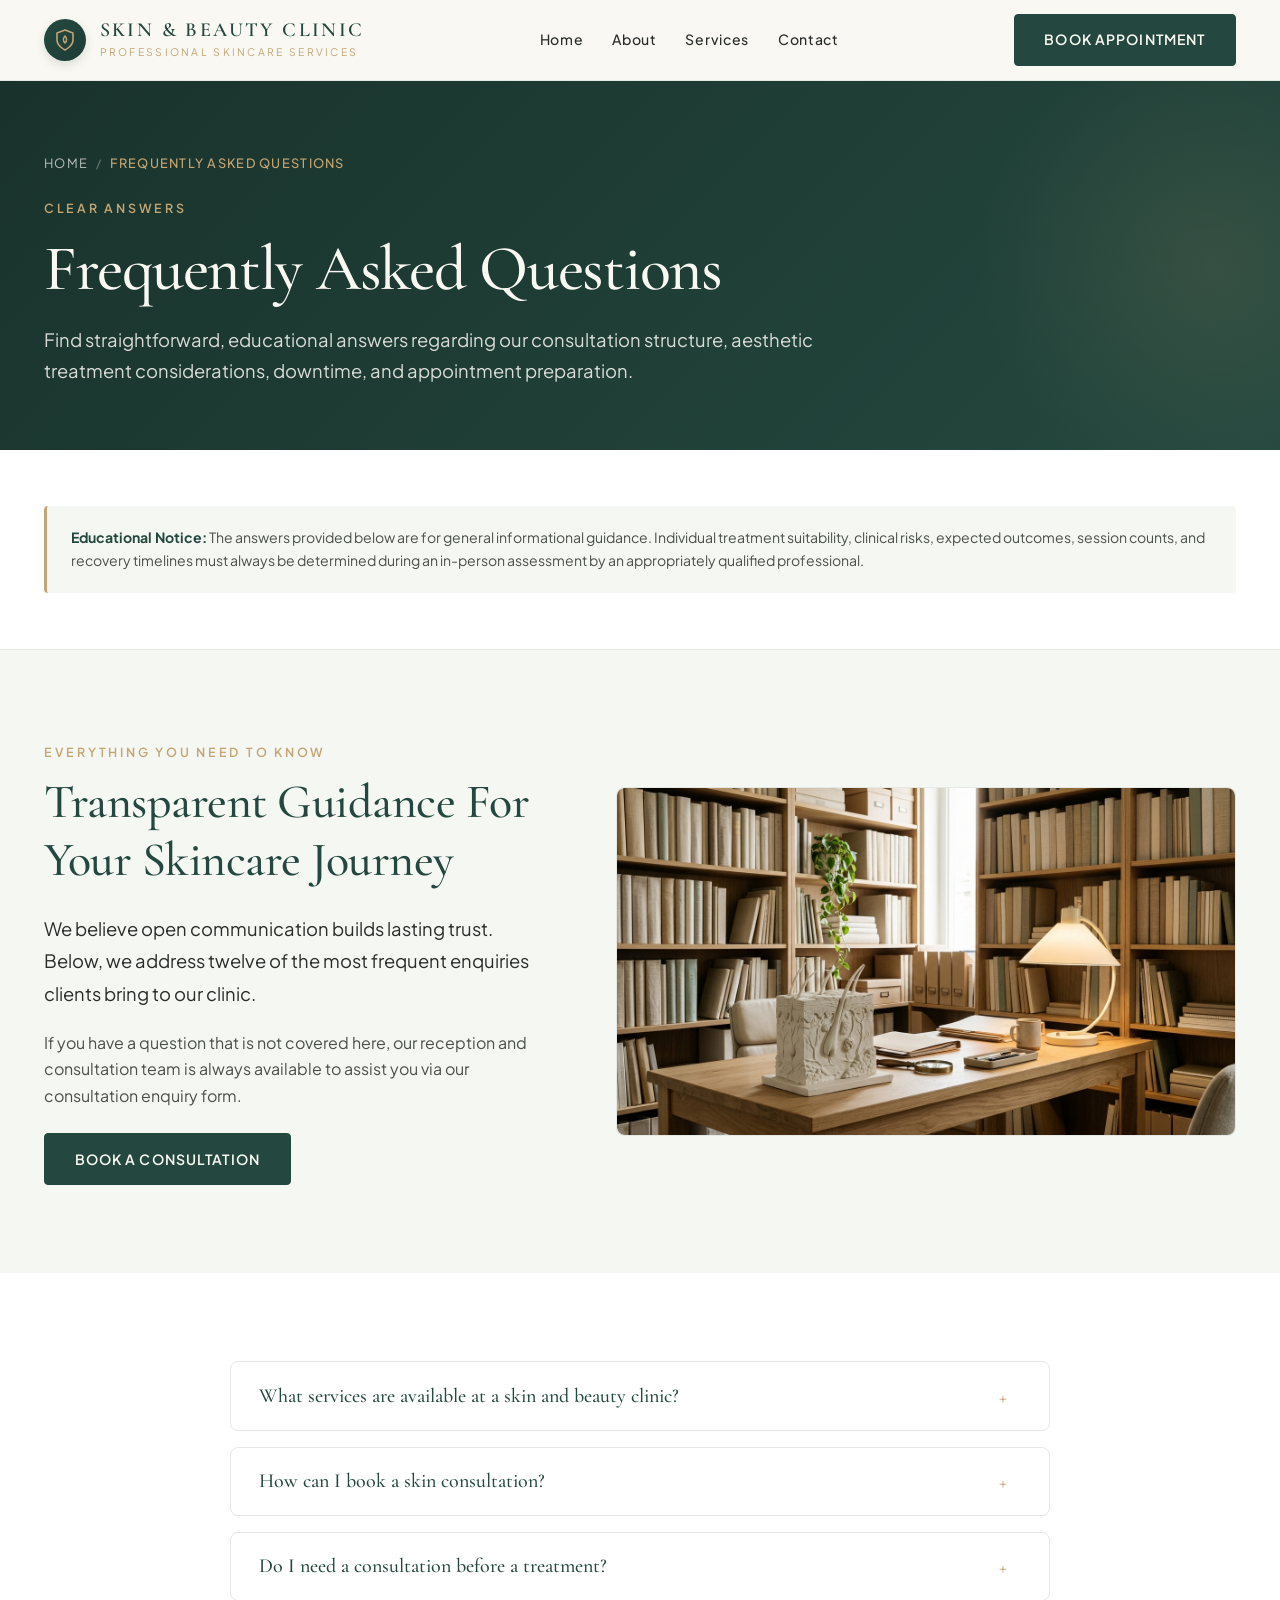
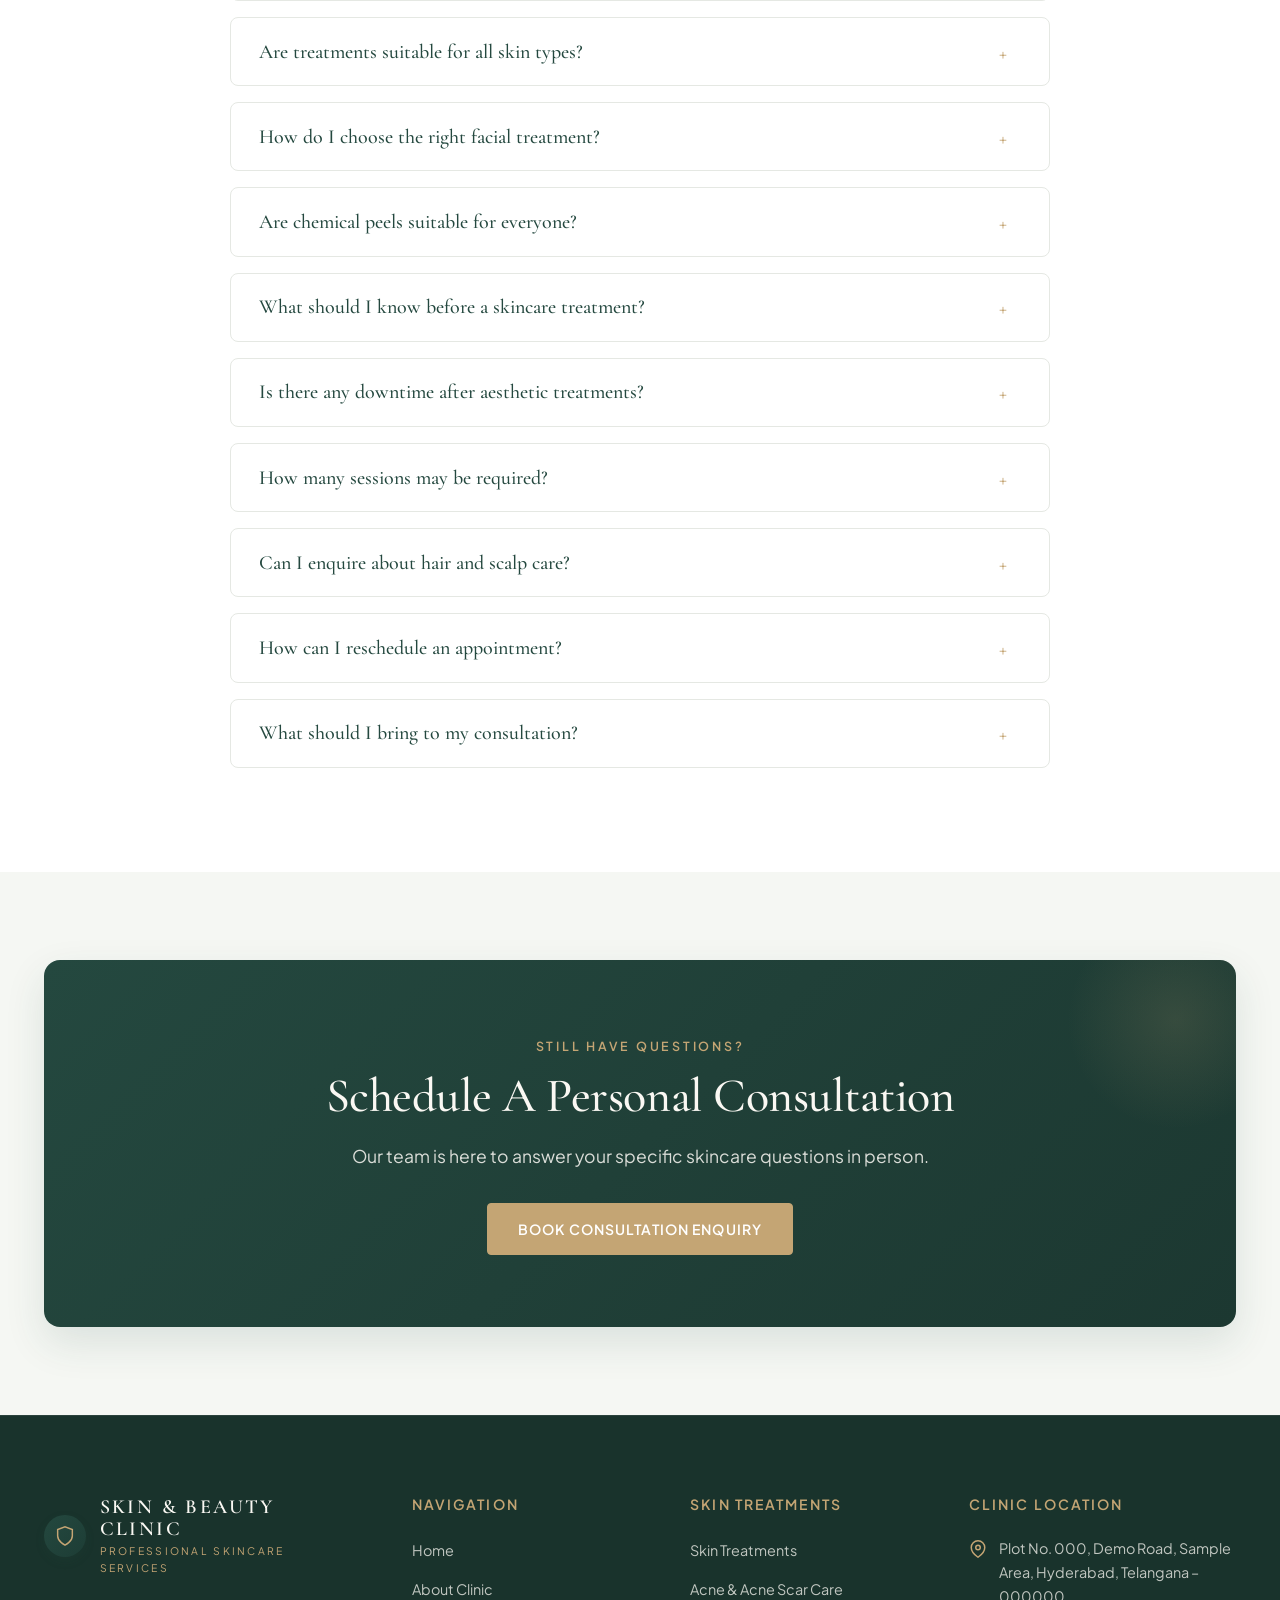
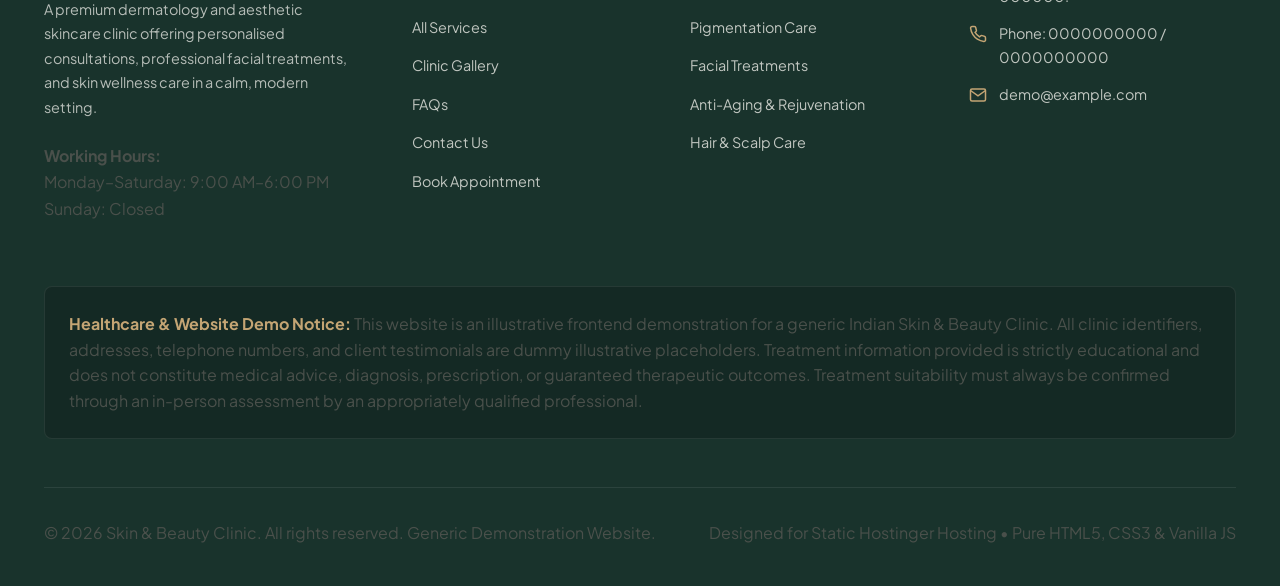
<file: faq.html>
﻿<!DOCTYPE html>
<html lang="en">
<head>
  <meta charset="UTF-8">
  <meta name="viewport" content="width=device-width, initial-scale=1.0">
  <title>Frequently Asked Questions | Skin &amp; Beauty Clinic Website</title>
  <meta name="description" content="Answers to common questions regarding skin consultations, chemical peels, facial treatments, downtime, and clinic visits.">
  <meta property="og:title" content="FAQs | Skin & Beauty Clinic">
  <meta property="og:description" content="Comprehensive answers to help you prepare for your aesthetic consultation and understand treatment options.">
  <link rel="stylesheet" href="assets/css/style.css">
  <link rel="icon" type="image/svg+xml" href="data:image/svg+xml,<svg xmlns='http://www.w3.org/2000/svg' viewBox='0 0 24 24' fill='%2324483F'><path d='M12 2C7.5 2 4 5.5 4 10c0 5.25 8 12 8 12s8-6.75 8-12c0-4.5-3.5-8-8-8zm0 11.5c-1.93 0-3.5-1.57-3.5-3.5S10.07 6.5 12 6.5s3.5 1.57 3.5 3.5-1.57 3.5-3.5 3.5z'/></svg>">
</head>
<body>

  <!-- SITE HEADER -->
    <header class="site-header">
    <div class="container header-inner">
      <a href="index.html" class="brand" aria-label="Skin &amp; Beauty Clinic Home">
        <div class="brand-logo-symbol">
          <svg viewBox="0 0 24 24" width="24" height="24" fill="none" stroke="currentColor" stroke-width="1.6" stroke-linecap="round" stroke-linejoin="round">
            <path d="M12 22s8-4 8-10V5l-8-3-8 3v7c0 6 8 10 8 10z"/>
            <path d="M12 8c-2 2-2 5 0 7 2-2 2-5 0-7z"/>
          </svg>
        </div>
        <div class="brand-text">
          <span class="brand-title">Skin &amp; Beauty Clinic</span>
          <span class="brand-subtitle">Professional Skincare Services</span>
        </div>
      </a>

      <nav class="main-nav" aria-label="Main Navigation">
        <ul class="nav-list">
          <li class="nav-item"><a href="index.html" class="nav-link">Home</a></li>
          <li class="nav-item"><a href="about.html" class="nav-link">About</a></li>
          <li class="nav-item"><a href="services.html" class="nav-link">Services</a></li>
          <li class="nav-item"><a href="contact.html" class="nav-link">Contact</a></li>
        </ul>
      </nav>

      <div class="header-cta">
        <a href="appointment.html" class="btn btn-primary">Book Appointment</a>
        <button class="mobile-nav-toggle" aria-label="Open mobile navigation" aria-expanded="false">
          <svg width="24" height="24" viewBox="0 0 24 24" fill="none" stroke="currentColor" stroke-width="2"><line x1="3" y1="12" x2="21" y2="12"/><line x1="3" y1="6" x2="21" y2="6"/><line x1="3" y1="18" x2="21" y2="18"/></svg>
        </button>
      </div>
    </div>

    <!-- Mobile Drawer -->
    <div class="mobile-nav-drawer">
      <ul class="mobile-nav-list">
        <li><a href="index.html" class="mobile-nav-link">Home</a></li>
        <li><a href="about.html" class="mobile-nav-link">About Clinic</a></li>
        <li><a href="services.html" class="mobile-nav-link">Services</a></li>
        <li><a href="contact.html" class="mobile-nav-link">Contact Us</a></li>
      </ul>
      <a href="appointment.html" class="btn btn-primary mobile-cta-btn">Book Consultation</a>
    </div>
  </header>

  <!-- PAGE BANNER -->
  <section class="page-banner">
    <div class="container">
      <nav class="breadcrumb-nav" aria-label="Breadcrumb">
        <ol class="breadcrumb-list">
          <li><a href="index.html">Home</a></li>
          <li class="breadcrumb-separator">/</li>
          <li class="breadcrumb-current" aria-current="page">Frequently Asked Questions</li>
        </ol>
      </nav>
      <div class="page-banner-content">
        <span class="eyebrow" style="color: var(--color-gold);">Clear Answers</span>
        <h1>Frequently Asked Questions</h1>
        <p>Find straightforward, educational answers regarding our consultation structure, aesthetic treatment considerations, downtime, and appointment preparation.</p>
      </div>
    </div>
  </section>

  <!-- MAIN CONTENT -->
  <main>
    <!-- CLINICAL NOTICE -->
    <section class="section-sm bg-white" style="border-bottom: 1px solid var(--color-border);">
      <div class="container">
        <div class="demo-notice-box" style="margin-bottom: 0;">
          <strong>Educational Notice:</strong> The answers provided below are for general informational guidance. Individual treatment suitability, clinical risks, expected outcomes, session counts, and recovery timelines must always be determined during an in-person assessment by an appropriately qualified professional.
        </div>
      </div>
    </section>

    <!-- INTRO SPLIT -->
    <section class="section bg-light">
      <div class="container">
        <div class="welcome-grid">
          <div class="welcome-content">
            <span class="eyebrow">Everything You Need to Know</span>
            <h2>Transparent Guidance For Your Skincare Journey</h2>
            <p class="text-lead">We believe open communication builds lasting trust. Below, we address twelve of the most frequent enquiries clients bring to our clinic.</p>
            <p>If you have a question that is not covered here, our reception and consultation team is always available to assist you via our consultation enquiry form.</p>
            <div style="margin-top: 1.5rem;">
              <a href="appointment.html" class="btn btn-primary">Book a Consultation</a>
            </div>
          </div>
          <div>
            <div class="img-placeholder ratio-16-9" data-img-id="IMG-45">
              <img src="images/faq-consultation.jpeg" alt="Consultation desk setting with educational skin anatomical model and notebook" loading="lazy">
            </div>
          </div>
        </div>
      </div>
    </section>

    <!-- ACCORDION SECTION -->
    <section class="section bg-white">
      <div class="container container-narrow">
        <div class="faq-container">

          <!-- Q1 -->
          <div class="faq-item">
            <button class="faq-question" aria-expanded="false">
              What services are available at a skin and beauty clinic?
              <span class="faq-icon">+</span>
            </button>
            <div class="faq-answer">
              <p>A comprehensive aesthetic clinic offers personalised skin typing consultations, acne and post-acne scar guidance, uneven pigmentation care, clinical facials, skin rejuvenation therapies, barrier maintenance, and hair &amp; scalp wellness evaluations.</p>
            </div>
          </div>

          <!-- Q2 -->
          <div class="faq-item">
            <button class="faq-question" aria-expanded="false">
              How can I book a skin consultation?
              <span class="faq-icon">+</span>
            </button>
            <div class="faq-answer">
              <p>You can book an appointment enquiry directly through our website by navigating to the "Book Appointment" page, choosing your preferred date, time window, and primary topic of interest. Our reception team will reach out to confirm your scheduled slot.</p>
            </div>
          </div>

          <!-- Q3 -->
          <div class="faq-item">
            <button class="faq-question" aria-expanded="false">
              Do I need a consultation before a treatment?
              <span class="faq-icon">+</span>
            </button>
            <div class="faq-answer">
              <p>Yes, absolutely. A preliminary consultation is essential. It enables the professional to assess your skin barrier, evaluate allergies, review medical history, and verify that the intended procedure is completely safe and appropriate for your individual physiology.</p>
            </div>
          </div>

          <!-- Q4 -->
          <div class="faq-item">
            <button class="faq-question" aria-expanded="false">
              Are treatments suitable for all skin types?
              <span class="faq-icon">+</span>
            </button>
            <div class="faq-answer">
              <p>Not all treatments suit every skin type. For example, deeper Indian skin types (Fitzpatrick IV&ndash;VI) require gentle, non-aggressive chemical peel formulas (such as mandelic or lactic acid) to prevent post-inflammatory hyperpigmentation. Suitability is always determined individually.</p>
            </div>
          </div>

          <!-- Q5 -->
          <div class="faq-item">
            <button class="faq-question" aria-expanded="false">
              How do I choose the right facial treatment?
              <span class="faq-icon">+</span>
            </button>
            <div class="faq-answer">
              <p>You do not need to choose in advance. We assess whether your skin requires barrier hydration, enzymatic decongestion, calming soothing agents, or antioxidant brightening during your consultation, and customize the facial session accordingly.</p>
            </div>
          </div>

          <!-- Q6 -->
          <div class="faq-item">
            <button class="faq-question" aria-expanded="false">
              Are chemical peels suitable for everyone?
              <span class="faq-icon">+</span>
            </button>
            <div class="faq-answer">
              <p>Chemical peels are not suitable for individuals with active open sores, sunburn, active eczema or dermatitis flares, or those currently taking certain oral retinoids. Mild peels are generally well tolerated when preceded by an individual clinical assessment.</p>
            </div>
          </div>

          <!-- Q7 -->
          <div class="faq-item">
            <button class="faq-question" aria-expanded="false">
              What should I know before a skincare treatment?
              <span class="faq-icon">+</span>
            </button>
            <div class="faq-answer">
              <p>Avoid strong active exfoliants (like prescription retinoids, high-percentage glycolic acid, or physical facial scrubs) for 3 to 5 days prior to your session. Avoid direct tanning or prolonged sun exposure, and arrive with clean skin if possible.</p>
            </div>
          </div>

          <!-- Q8 -->
          <div class="faq-item">
            <button class="faq-question" aria-expanded="false">
              Is there any downtime after aesthetic treatments?
              <span class="faq-icon">+</span>
            </button>
            <div class="faq-answer">
              <p>Downtime varies depending on the modality. Relaxing clinical facials and hydration therapies involve zero downtime. Superficial chemical peels and microneedling may present slight pinkness or mild tightness for 24 to 48 hours, easily managed with soothing barrier creams.</p>
            </div>
          </div>

          <!-- Q9 -->
          <div class="faq-item">
            <button class="faq-question" aria-expanded="false">
              How many sessions may be required?
              <span class="faq-icon">+</span>
            </button>
            <div class="faq-answer">
              <p>Aesthetic skin care works progressively with your biological cellular turnover. While hydration facials produce immediate radiance, addressing persistent acne marks, deep texture, or pigmentation typically involves a structured series of 3 to 6 sessions spaced several weeks apart.</p>
            </div>
          </div>

          <!-- Q10 -->
          <div class="faq-item">
            <button class="faq-question" aria-expanded="false">
              Can I enquire about hair and scalp care?
              <span class="faq-icon">+</span>
            </button>
            <div class="faq-answer">
              <p>Yes. We offer dedicated consultations evaluating scalp dryness, dandruff flaking, excess sebum buildup, and overall follicle wellness to recommend therapeutic in-clinic cleansing and home care habits.</p>
            </div>
          </div>

          <!-- Q11 -->
          <div class="faq-item">
            <button class="faq-question" aria-expanded="false">
              How can I reschedule an appointment?
              <span class="faq-icon">+</span>
            </button>
            <div class="faq-answer">
              <p>You can contact our reception desk by phone or email at least 24 hours in advance to adjust your appointment time or date without inconvenience.</p>
            </div>
          </div>

          <!-- Q12 -->
          <div class="faq-item">
            <button class="faq-question" aria-expanded="false">
              What should I bring to my consultation?
              <span class="faq-icon">+</span>
            </button>
            <div class="faq-answer">
              <p>It is helpful to bring a list (or photographs) of all current skincare products you use daily&mdash;including cleansers, serums, moisturisers, and sunscreens&mdash;as well as details of any past allergies or dermatological prescriptions.</p>
            </div>
          </div>

        </div>
      </div>
    </section>

    <!-- APPOINTMENT CTA -->
    <section class="section bg-light">
      <div class="container">
        <div class="cta-banner">
          <div class="cta-banner-content">
            <span class="eyebrow" style="color: var(--color-gold);">Still Have Questions?</span>
            <h2>Schedule A Personal Consultation</h2>
            <p>Our team is here to answer your specific skincare questions in person.</p>
            <a href="appointment.html" class="btn btn-gold">Book Consultation Enquiry</a>
          </div>
        </div>
      </div>
    </section>
  </main>

  <!-- SITE FOOTER -->
  <footer class="site-footer">
    <div class="container">
      <div class="footer-grid">
        <div class="footer-brand">
          <a href="index.html" class="brand">
            <div class="brand-logo-symbol">
              <svg viewBox="0 0 24 24" width="22" height="22" fill="none" stroke="currentColor" stroke-width="1.6"><path d="M12 22s8-4 8-10V5l-8-3-8 3v7c0 6 8 10 8 10z"/></svg>
            </div>
            <div class="brand-text">
              <span class="brand-title">Skin &amp; Beauty Clinic</span>
              <span class="brand-subtitle">Professional Skincare Services</span>
            </div>
          </a>
          <p class="footer-desc">A premium dermatology and aesthetic skincare clinic offering personalised consultations, professional facial treatments, and skin wellness care in a calm, modern setting.</p>
          <div class="footer-hours">
            <p><strong>Working Hours:</strong><br>Monday&ndash;Saturday: 9:00 AM&ndash;6:00 PM<br>Sunday: Closed</p>
          </div>
        </div>

        <div class="footer-col">
          <h4>Navigation</h4>
          <ul class="footer-links">
            <li><a href="index.html">Home</a></li>
            <li><a href="about.html">About Clinic</a></li>
            <li><a href="services.html">All Services</a></li>
            <li><a href="gallery.html">Clinic Gallery</a></li>
            <li><a href="faq.html">FAQs</a></li>
            <li><a href="contact.html">Contact Us</a></li>
            <li><a href="appointment.html">Book Appointment</a></li>
          </ul>
        </div>

        <div class="footer-col">
          <h4>Skin Treatments</h4>
          <ul class="footer-links">
            <li><a href="skin-treatments.html">Skin Treatments</a></li>
            <li><a href="acne-care.html">Acne &amp; Acne Scar Care</a></li>
            <li><a href="pigmentation.html">Pigmentation Care</a></li>
            <li><a href="facial-treatments.html">Facial Treatments</a></li>
            <li><a href="anti-aging.html">Anti-Aging &amp; Rejuvenation</a></li>
            <li><a href="hair-care.html">Hair &amp; Scalp Care</a></li>
          </ul>
        </div>

        <div class="footer-col">
          <h4>Clinic Location</h4>
          <ul class="footer-contact-list">
            <li>
              <svg width="18" height="18" viewBox="0 0 24 24" fill="none" stroke="currentColor" stroke-width="2"><path d="M21 10c0 7-9 13-9 13s-9-6-9-13a9 9 0 0 1 18 0z"/><circle cx="12" cy="10" r="3"/></svg>
              <span>Plot No. 000, Demo Road, Sample Area, Hyderabad, Telangana &ndash; 000000.</span>
            </li>
            <li>
              <svg width="18" height="18" viewBox="0 0 24 24" fill="none" stroke="currentColor" stroke-width="2"><path d="M22 16.92v3a2 2 0 0 1-2.18 2 19.79 19.79 0 0 1-8.63-3.07 19.5 19.5 0 0 1-6-6 19.79 19.79 0 0 1-3.07-8.67A2 2 0 0 1 4.11 2h3a2 2 0 0 1 2 1.72 12.84 12.84 0 0 0 .7 2.81 2 2 0 0 1-.45 2.11L8.09 9.91a16 16 0 0 0 6 6l1.27-1.27a2 2 0 0 1 2.11-.45 12.84 12.84 0 0 0 2.81.7A2 2 0 0 1 22 16.92z"/></svg>
              <span>Phone: 0000000000 / 0000000000</span>
            </li>
            <li>
              <svg width="18" height="18" viewBox="0 0 24 24" fill="none" stroke="currentColor" stroke-width="2"><path d="M4 4h16c1.1 0 2 .9 2 2v12c0 1.1-.9 2-2 2H4c-1.1 0-2-.9-2-2V6c0-1.1.9-2 2-2z"/><polyline points="22,6 12,13 2,6"/></svg>
              <span>demo@example.com</span>
            </li>
          </ul>
        </div>
      </div>

      <div class="footer-disclaimer-card">
        <p><strong>Healthcare &amp; Website Demo Notice:</strong> This website is an illustrative frontend demonstration for a generic Indian Skin &amp; Beauty Clinic. All clinic identifiers, addresses, telephone numbers, and client testimonials are dummy illustrative placeholders. Treatment information provided is strictly educational and does not constitute medical advice, diagnosis, prescription, or guaranteed therapeutic outcomes. Treatment suitability must always be confirmed through an in-person assessment by an appropriately qualified professional.</p>
      </div>

      <div class="footer-bottom">
        <p>&copy; 2026 Skin &amp; Beauty Clinic. All rights reserved. Generic Demonstration Website.</p>
        <p>Designed for Static Hostinger Hosting  &bull;  Pure HTML5, CSS3 &amp; Vanilla JS</p>
      </div>
    </div>
  </footer>

  <button id="scrollTopBtn" class="scroll-top-btn" aria-label="Scroll to top of page">
    <svg width="20" height="20" viewBox="0 0 24 24" fill="none" stroke="currentColor" stroke-width="2.5"><polyline points="18 15 12 9 6 15"/></svg>
  </button>

  <script src="assets/js/script.js"></script>
</body>
</html>
</file>
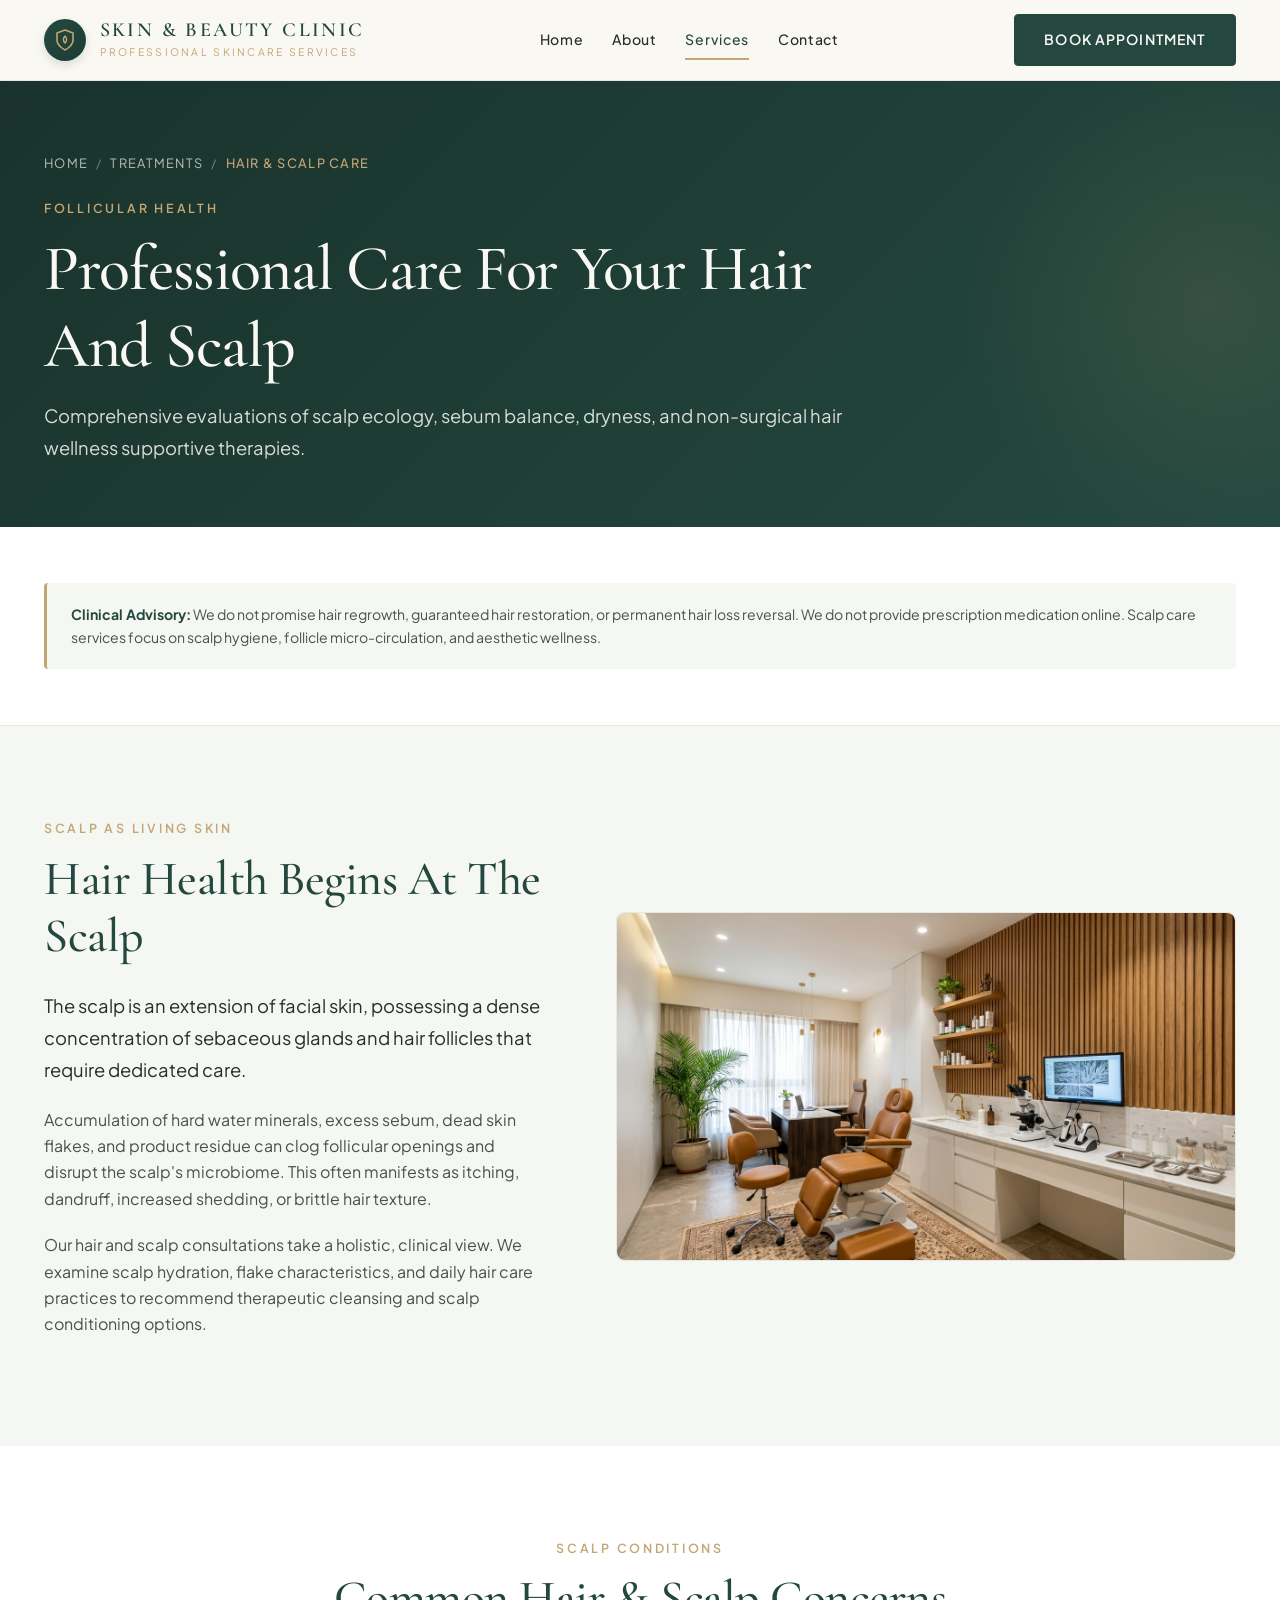
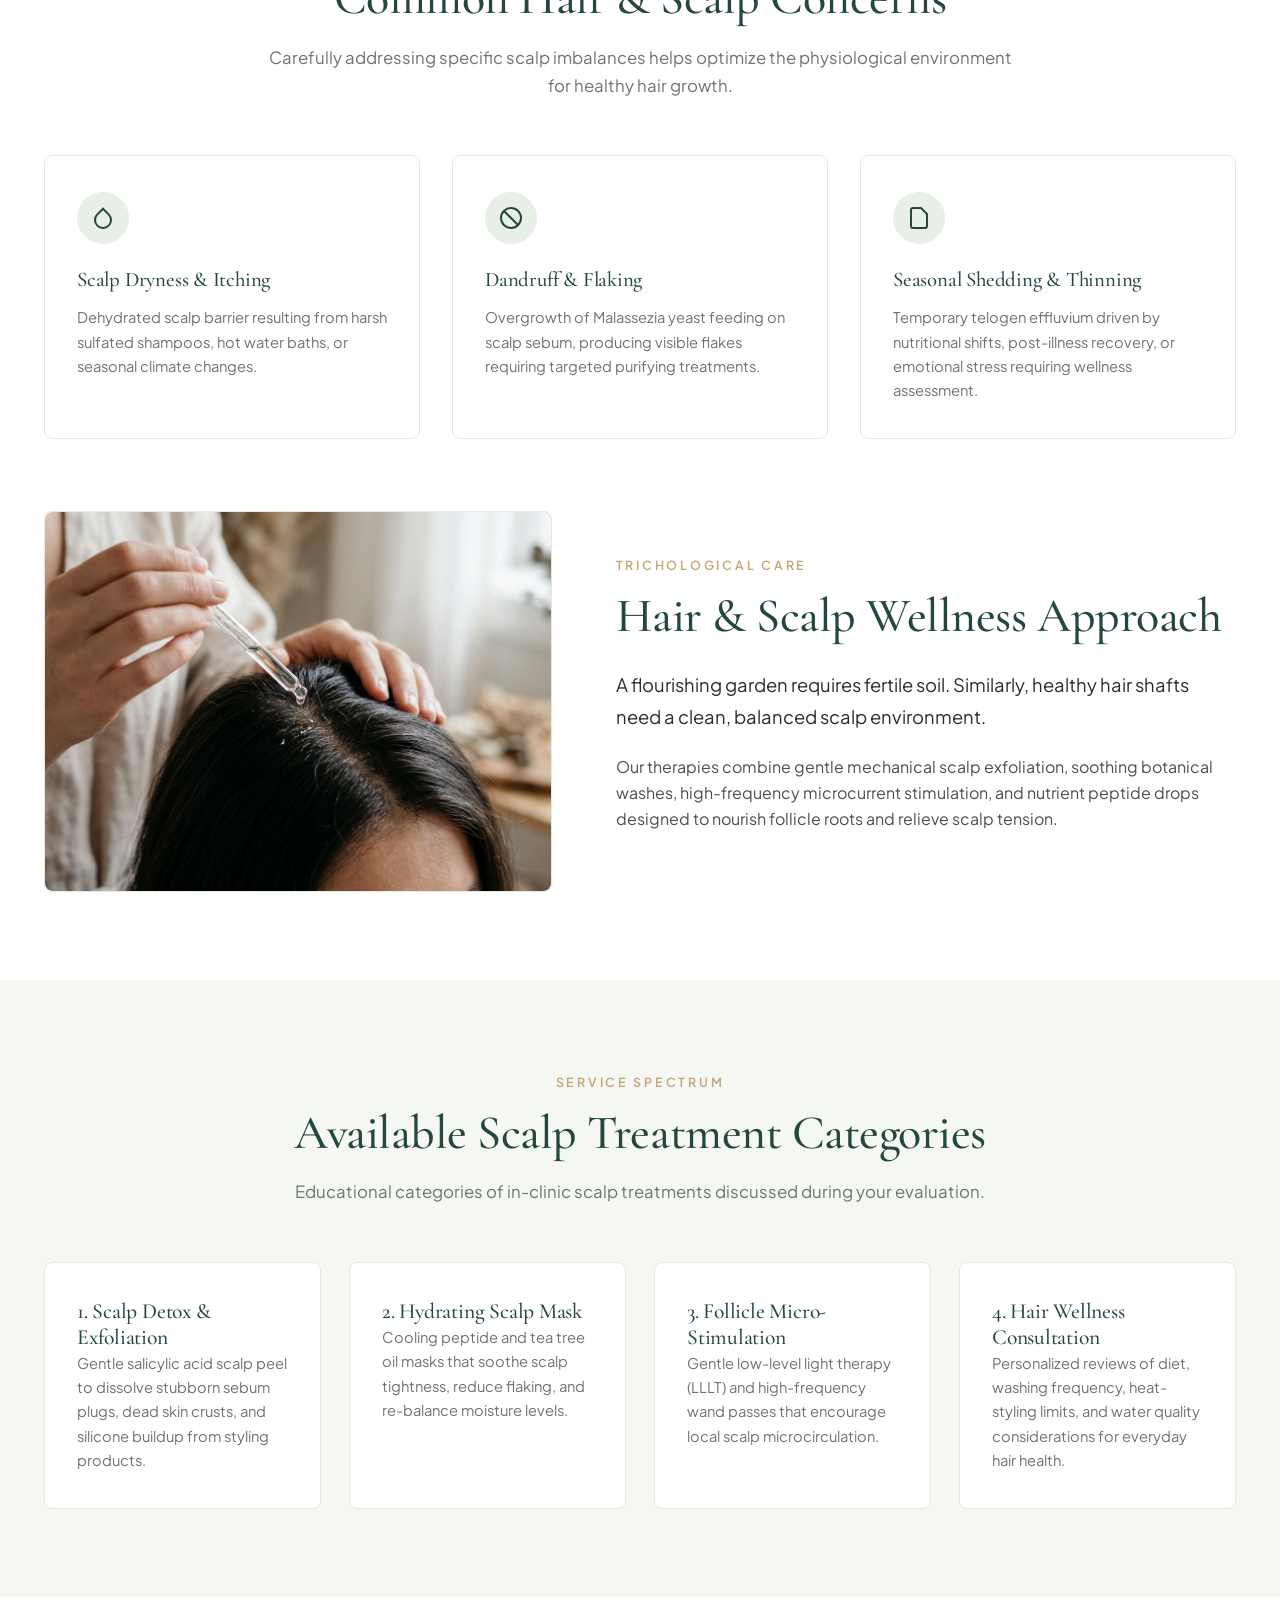
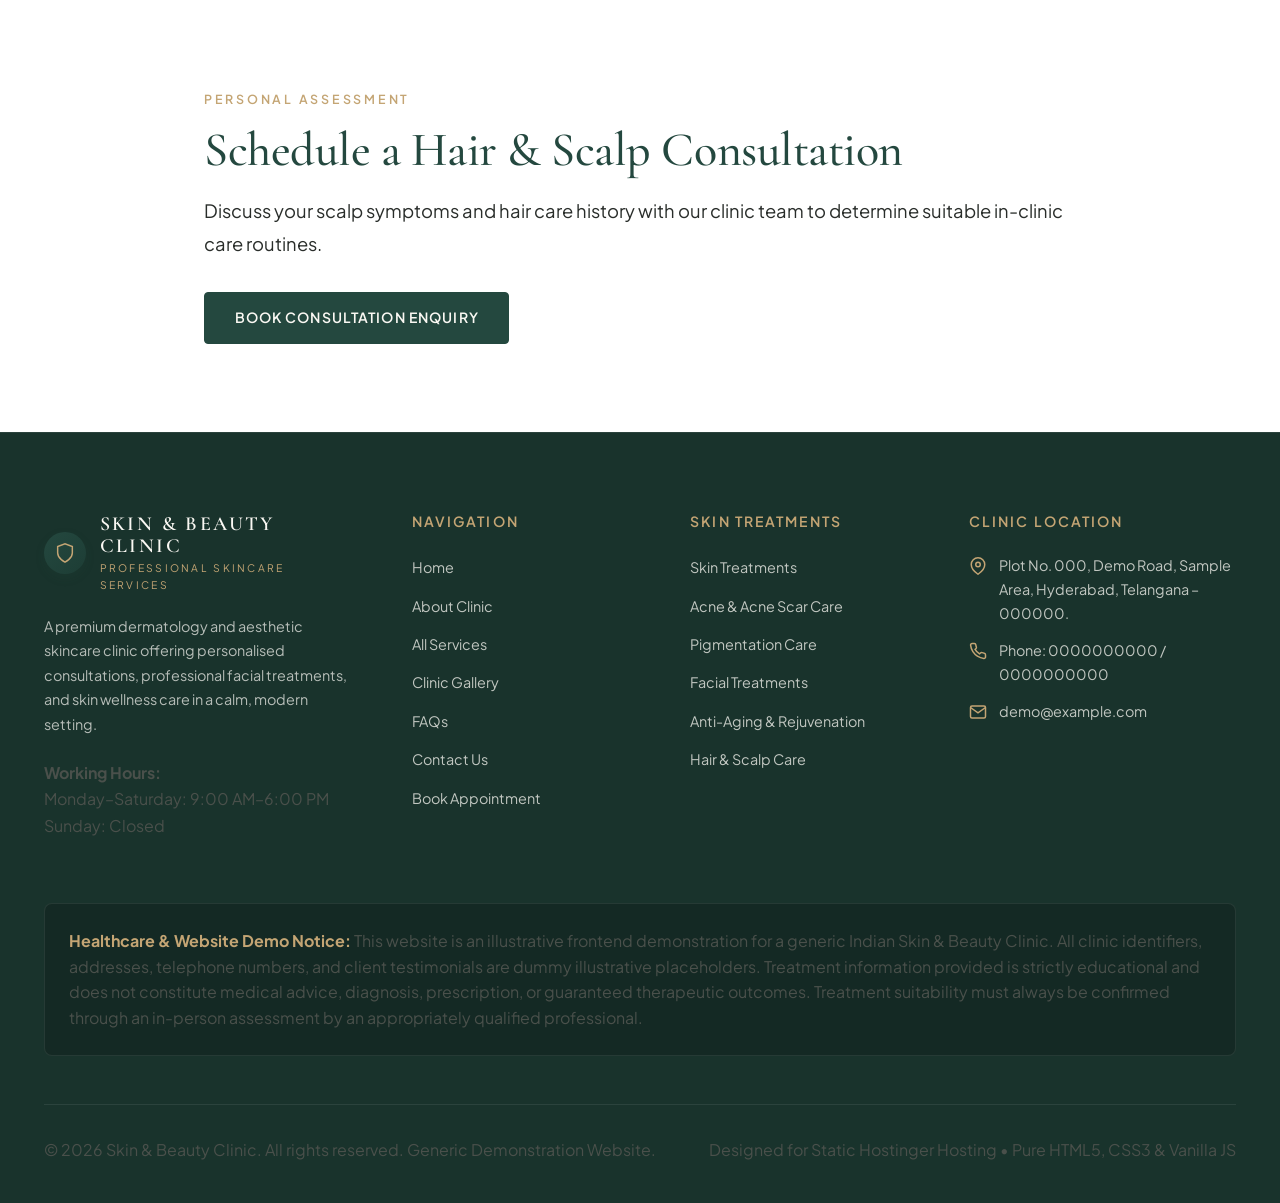
<file: hair-care.html>
﻿<!DOCTYPE html>
<html lang="en">
<head>
  <meta charset="UTF-8">
  <meta name="viewport" content="width=device-width, initial-scale=1.0">
  <title>Hair &amp; Scalp Care | Skin &amp; Beauty Clinic Website</title>
  <meta name="description" content="Professional scalp health assessments, clarifying scalp rituals, and hair wellness consultations in a clinical setting.">
  <meta property="og:title" content="Hair & Scalp Care | Skin & Beauty Clinic">
  <meta property="og:description" content="Professional care for your hair and scalp wellness without unrealistic promises.">
  <link rel="stylesheet" href="assets/css/style.css">
  <link rel="icon" type="image/svg+xml" href="data:image/svg+xml,<svg xmlns='http://www.w3.org/2000/svg' viewBox='0 0 24 24' fill='%2324483F'><path d='M12 2C7.5 2 4 5.5 4 10c0 5.25 8 12 8 12s8-6.75 8-12c0-4.5-3.5-8-8-8zm0 11.5c-1.93 0-3.5-1.57-3.5-3.5S10.07 6.5 12 6.5s3.5 1.57 3.5 3.5-1.57 3.5-3.5 3.5z'/></svg>">
</head>
<body>

  <!-- SITE HEADER -->
    <header class="site-header">
    <div class="container header-inner">
      <a href="index.html" class="brand" aria-label="Skin &amp; Beauty Clinic Home">
        <div class="brand-logo-symbol">
          <svg viewBox="0 0 24 24" width="24" height="24" fill="none" stroke="currentColor" stroke-width="1.6" stroke-linecap="round" stroke-linejoin="round">
            <path d="M12 22s8-4 8-10V5l-8-3-8 3v7c0 6 8 10 8 10z"/>
            <path d="M12 8c-2 2-2 5 0 7 2-2 2-5 0-7z"/>
          </svg>
        </div>
        <div class="brand-text">
          <span class="brand-title">Skin &amp; Beauty Clinic</span>
          <span class="brand-subtitle">Professional Skincare Services</span>
        </div>
      </a>

      <nav class="main-nav" aria-label="Main Navigation">
        <ul class="nav-list">
          <li class="nav-item"><a href="index.html" class="nav-link">Home</a></li>
          <li class="nav-item"><a href="about.html" class="nav-link">About</a></li>
          <li class="nav-item"><a href="services.html" class="nav-link">Services</a></li>
          <li class="nav-item"><a href="contact.html" class="nav-link">Contact</a></li>
        </ul>
      </nav>

      <div class="header-cta">
        <a href="appointment.html" class="btn btn-primary">Book Appointment</a>
        <button class="mobile-nav-toggle" aria-label="Open mobile navigation" aria-expanded="false">
          <svg width="24" height="24" viewBox="0 0 24 24" fill="none" stroke="currentColor" stroke-width="2"><line x1="3" y1="12" x2="21" y2="12"/><line x1="3" y1="6" x2="21" y2="6"/><line x1="3" y1="18" x2="21" y2="18"/></svg>
        </button>
      </div>
    </div>

    <!-- Mobile Drawer -->
    <div class="mobile-nav-drawer">
      <ul class="mobile-nav-list">
        <li><a href="index.html" class="mobile-nav-link">Home</a></li>
        <li><a href="about.html" class="mobile-nav-link">About Clinic</a></li>
        <li><a href="services.html" class="mobile-nav-link">Services</a></li>
        <li><a href="contact.html" class="mobile-nav-link">Contact Us</a></li>
      </ul>
      <a href="appointment.html" class="btn btn-primary mobile-cta-btn">Book Consultation</a>
    </div>
  </header>

  <!-- PAGE BANNER -->
  <section class="page-banner">
    <div class="container">
      <nav class="breadcrumb-nav" aria-label="Breadcrumb">
        <ol class="breadcrumb-list">
          <li><a href="index.html">Home</a></li>
          <li class="breadcrumb-separator">/</li>
          <li><a href="skin-treatments.html">Treatments</a></li>
          <li class="breadcrumb-separator">/</li>
          <li class="breadcrumb-current" aria-current="page">Hair &amp; Scalp Care</li>
        </ol>
      </nav>
      <div class="page-banner-content">
        <span class="eyebrow" style="color: var(--color-gold);">Follicular Health</span>
        <h1>Professional Care For Your Hair And Scalp</h1>
        <p>Comprehensive evaluations of scalp ecology, sebum balance, dryness, and non-surgical hair wellness supportive therapies.</p>
      </div>
    </div>
  </section>

  <!-- MAIN CONTENT -->
  <main>
    <!-- CLINICAL NOTICE -->
    <section class="section-sm bg-white" style="border-bottom: 1px solid var(--color-border);">
      <div class="container">
        <div class="demo-notice-box" style="margin-bottom: 0;">
          <strong>Clinical Advisory:</strong> We do not promise hair regrowth, guaranteed hair restoration, or permanent hair loss reversal. We do not provide prescription medication online. Scalp care services focus on scalp hygiene, follicle micro-circulation, and aesthetic wellness.
        </div>
      </div>
    </section>

    <!-- SECTION 1: HAIR & SCALP CONSULTATION -->
    <section class="section bg-light">
      <div class="container">
        <div class="welcome-grid">
          <div class="welcome-content">
            <span class="eyebrow">Scalp As Living Skin</span>
            <h2>Hair Health Begins At The Scalp</h2>
            <p class="text-lead">The scalp is an extension of facial skin, possessing a dense concentration of sebaceous glands and hair follicles that require dedicated care.</p>
            <p>Accumulation of hard water minerals, excess sebum, dead skin flakes, and product residue can clog follicular openings and disrupt the scalp's microbiome. This often manifests as itching, dandruff, increased shedding, or brittle hair texture.</p>
            <p>Our hair and scalp consultations take a holistic, clinical view. We examine scalp hydration, flake characteristics, and daily hair care practices to recommend therapeutic cleansing and scalp conditioning options.</p>
          </div>
          <div>
            <div class="img-placeholder ratio-16-9" data-img-id="IMG-36">
              <img src="images/hair-scalp-consultation.jpeg" alt="Hair and Scalp Trichology Consultation Suite" loading="lazy">
            </div>
          </div>
        </div>
      </div>
    </section>

    <!-- SECTION 2: COMMON HAIR CONCERNS -->
    <section class="section bg-white">
      <div class="container">
        <div class="section-header">
          <span class="eyebrow">Scalp Conditions</span>
          <h2>Common Hair &amp; Scalp Concerns</h2>
          <p>Carefully addressing specific scalp imbalances helps optimize the physiological environment for healthy hair growth.</p>
        </div>

        <div class="cards-grid-3">
          <div class="feature-card">
            <div class="feature-icon-wrapper">
              <svg width="24" height="24" viewBox="0 0 24 24" fill="none" stroke="currentColor" stroke-width="2"><path d="M12 2.69l5.66 5.66a8 8 0 1 1-11.31 0z"/></svg>
            </div>
            <h3>Scalp Dryness &amp; Itching</h3>
            <p>Dehydrated scalp barrier resulting from harsh sulfated shampoos, hot water baths, or seasonal climate changes.</p>
          </div>

          <div class="feature-card">
            <div class="feature-icon-wrapper">
              <svg width="24" height="24" viewBox="0 0 24 24" fill="none" stroke="currentColor" stroke-width="2"><circle cx="12" cy="12" r="10"/><line x1="4.93" y1="4.93" x2="19.07" y2="19.07"/></svg>
            </div>
            <h3>Dandruff &amp; Flaking</h3>
            <p>Overgrowth of Malassezia yeast feeding on scalp sebum, producing visible flakes requiring targeted purifying treatments.</p>
          </div>

          <div class="feature-card">
            <div class="feature-icon-wrapper">
              <svg width="24" height="24" viewBox="0 0 24 24" fill="none" stroke="currentColor" stroke-width="2"><path d="M14 2H6a2 2 0 0 0-2 2v16a2 2 0 0 0 2 2h12a2 2 0 0 0 2-2V8z"/></svg>
            </div>
            <h3>Seasonal Shedding &amp; Thinning</h3>
            <p>Temporary telogen effluvium driven by nutritional shifts, post-illness recovery, or emotional stress requiring wellness assessment.</p>
          </div>
        </div>

        <div class="welcome-grid" style="margin-top: 4.5rem; align-items: center;">
          <div>
            <div class="img-placeholder ratio-4-3" data-img-id="IMG-37">
              <img src="images/hair-scalp-wellness.jpeg" alt="Scalp Massage and Botanical Serum Application" loading="lazy">
            </div>
          </div>
          <div class="welcome-content">
            <span class="eyebrow">Trichological Care</span>
            <h2>Hair &amp; Scalp Wellness Approach</h2>
            <p class="text-lead">A flourishing garden requires fertile soil. Similarly, healthy hair shafts need a clean, balanced scalp environment.</p>
            <p>Our therapies combine gentle mechanical scalp exfoliation, soothing botanical washes, high-frequency microcurrent stimulation, and nutrient peptide drops designed to nourish follicle roots and relieve scalp tension.</p>
          </div>
        </div>
      </div>
    </section>

    <!-- SECTION 3: AVAILABLE TREATMENT CATEGORIES -->
    <section class="section bg-light">
      <div class="container">
        <div class="section-header">
          <span class="eyebrow">Service Spectrum</span>
          <h2>Available Scalp Treatment Categories</h2>
          <p>Educational categories of in-clinic scalp treatments discussed during your evaluation.</p>
        </div>

        <div class="cards-grid-4">
          <div class="feature-card">
            <h4>1. Scalp Detox &amp; Exfoliation</h4>
            <p>Gentle salicylic acid scalp peel to dissolve stubborn sebum plugs, dead skin crusts, and silicone buildup from styling products.</p>
          </div>

          <div class="feature-card">
            <h4>2. Hydrating Scalp Mask</h4>
            <p>Cooling peptide and tea tree oil masks that soothe scalp tightness, reduce flaking, and re-balance moisture levels.</p>
          </div>

          <div class="feature-card">
            <h4>3. Follicle Micro-Stimulation</h4>
            <p>Gentle low-level light therapy (LLLT) and high-frequency wand passes that encourage local scalp microcirculation.</p>
          </div>

          <div class="feature-card">
            <h4>4. Hair Wellness Consultation</h4>
            <p>Personalized reviews of diet, washing frequency, heat-styling limits, and water quality considerations for everyday hair health.</p>
          </div>
        </div>
      </div>
    </section>

    <!-- SECTION 4: APPOINTMENT CTA -->
    <section class="section bg-white">
      <div class="container container-narrow text-center">
        <span class="eyebrow">Personal Assessment</span>
        <h2>Schedule a Hair &amp; Scalp Consultation</h2>
        <p class="text-lead" style="margin-top: 1rem; margin-bottom: 2rem;">Discuss your scalp symptoms and hair care history with our clinic team to determine suitable in-clinic care routines.</p>
        <a href="appointment.html?topic=Hair-Care" class="btn btn-primary">Book Consultation Enquiry</a>
      </div>
    </section>
  </main>

  <!-- SITE FOOTER -->
  <footer class="site-footer">
    <div class="container">
      <div class="footer-grid">
        <div class="footer-brand">
          <a href="index.html" class="brand">
            <div class="brand-logo-symbol">
              <svg viewBox="0 0 24 24" width="22" height="22" fill="none" stroke="currentColor" stroke-width="1.6"><path d="M12 22s8-4 8-10V5l-8-3-8 3v7c0 6 8 10 8 10z"/></svg>
            </div>
            <div class="brand-text">
              <span class="brand-title">Skin &amp; Beauty Clinic</span>
              <span class="brand-subtitle">Professional Skincare Services</span>
            </div>
          </a>
          <p class="footer-desc">A premium dermatology and aesthetic skincare clinic offering personalised consultations, professional facial treatments, and skin wellness care in a calm, modern setting.</p>
          <div class="footer-hours">
            <p><strong>Working Hours:</strong><br>Monday&ndash;Saturday: 9:00 AM&ndash;6:00 PM<br>Sunday: Closed</p>
          </div>
        </div>

        <div class="footer-col">
          <h4>Navigation</h4>
          <ul class="footer-links">
            <li><a href="index.html">Home</a></li>
            <li><a href="about.html">About Clinic</a></li>
            <li><a href="services.html">All Services</a></li>
            <li><a href="gallery.html">Clinic Gallery</a></li>
            <li><a href="faq.html">FAQs</a></li>
            <li><a href="contact.html">Contact Us</a></li>
            <li><a href="appointment.html">Book Appointment</a></li>
          </ul>
        </div>

        <div class="footer-col">
          <h4>Skin Treatments</h4>
          <ul class="footer-links">
            <li><a href="skin-treatments.html">Skin Treatments</a></li>
            <li><a href="acne-care.html">Acne &amp; Acne Scar Care</a></li>
            <li><a href="pigmentation.html">Pigmentation Care</a></li>
            <li><a href="facial-treatments.html">Facial Treatments</a></li>
            <li><a href="anti-aging.html">Anti-Aging &amp; Rejuvenation</a></li>
            <li><a href="hair-care.html">Hair &amp; Scalp Care</a></li>
          </ul>
        </div>

        <div class="footer-col">
          <h4>Clinic Location</h4>
          <ul class="footer-contact-list">
            <li>
              <svg width="18" height="18" viewBox="0 0 24 24" fill="none" stroke="currentColor" stroke-width="2"><path d="M21 10c0 7-9 13-9 13s-9-6-9-13a9 9 0 0 1 18 0z"/><circle cx="12" cy="10" r="3"/></svg>
              <span>Plot No. 000, Demo Road, Sample Area, Hyderabad, Telangana &ndash; 000000.</span>
            </li>
            <li>
              <svg width="18" height="18" viewBox="0 0 24 24" fill="none" stroke="currentColor" stroke-width="2"><path d="M22 16.92v3a2 2 0 0 1-2.18 2 19.79 19.79 0 0 1-8.63-3.07 19.5 19.5 0 0 1-6-6 19.79 19.79 0 0 1-3.07-8.67A2 2 0 0 1 4.11 2h3a2 2 0 0 1 2 1.72 12.84 12.84 0 0 0 .7 2.81 2 2 0 0 1-.45 2.11L8.09 9.91a16 16 0 0 0 6 6l1.27-1.27a2 2 0 0 1 2.11-.45 12.84 12.84 0 0 0 2.81.7A2 2 0 0 1 22 16.92z"/></svg>
              <span>Phone: 0000000000 / 0000000000</span>
            </li>
            <li>
              <svg width="18" height="18" viewBox="0 0 24 24" fill="none" stroke="currentColor" stroke-width="2"><path d="M4 4h16c1.1 0 2 .9 2 2v12c0 1.1-.9 2-2 2H4c-1.1 0-2-.9-2-2V6c0-1.1.9-2 2-2z"/><polyline points="22,6 12,13 2,6"/></svg>
              <span>demo@example.com</span>
            </li>
          </ul>
        </div>
      </div>

      <div class="footer-disclaimer-card">
        <p><strong>Healthcare &amp; Website Demo Notice:</strong> This website is an illustrative frontend demonstration for a generic Indian Skin &amp; Beauty Clinic. All clinic identifiers, addresses, telephone numbers, and client testimonials are dummy illustrative placeholders. Treatment information provided is strictly educational and does not constitute medical advice, diagnosis, prescription, or guaranteed therapeutic outcomes. Treatment suitability must always be confirmed through an in-person assessment by an appropriately qualified professional.</p>
      </div>

      <div class="footer-bottom">
        <p>&copy; 2026 Skin &amp; Beauty Clinic. All rights reserved. Generic Demonstration Website.</p>
        <p>Designed for Static Hostinger Hosting  &bull;  Pure HTML5, CSS3 &amp; Vanilla JS</p>
      </div>
    </div>
  </footer>

  <button id="scrollTopBtn" class="scroll-top-btn" aria-label="Scroll to top of page">
    <svg width="20" height="20" viewBox="0 0 24 24" fill="none" stroke="currentColor" stroke-width="2.5"><polyline points="18 15 12 9 6 15"/></svg>
  </button>

  <script src="assets/js/script.js"></script>
</body>
</html>
</file>
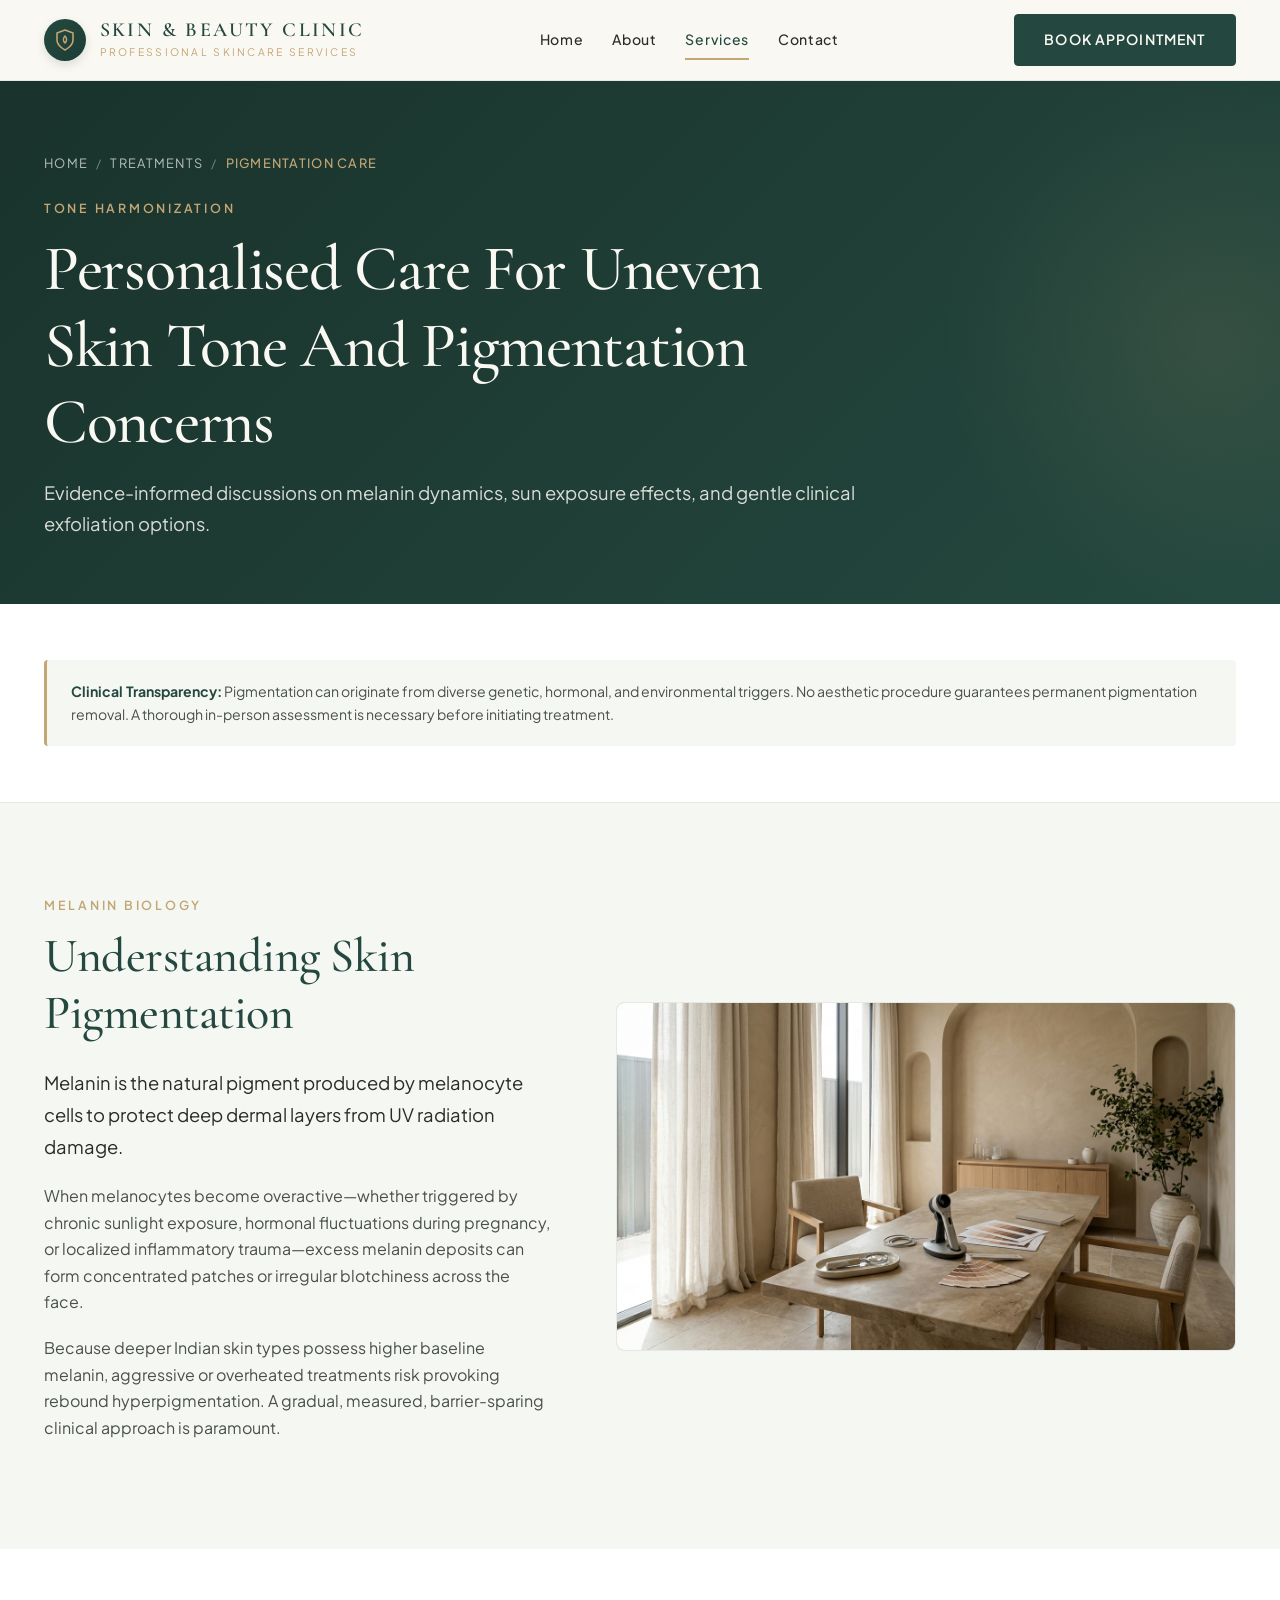
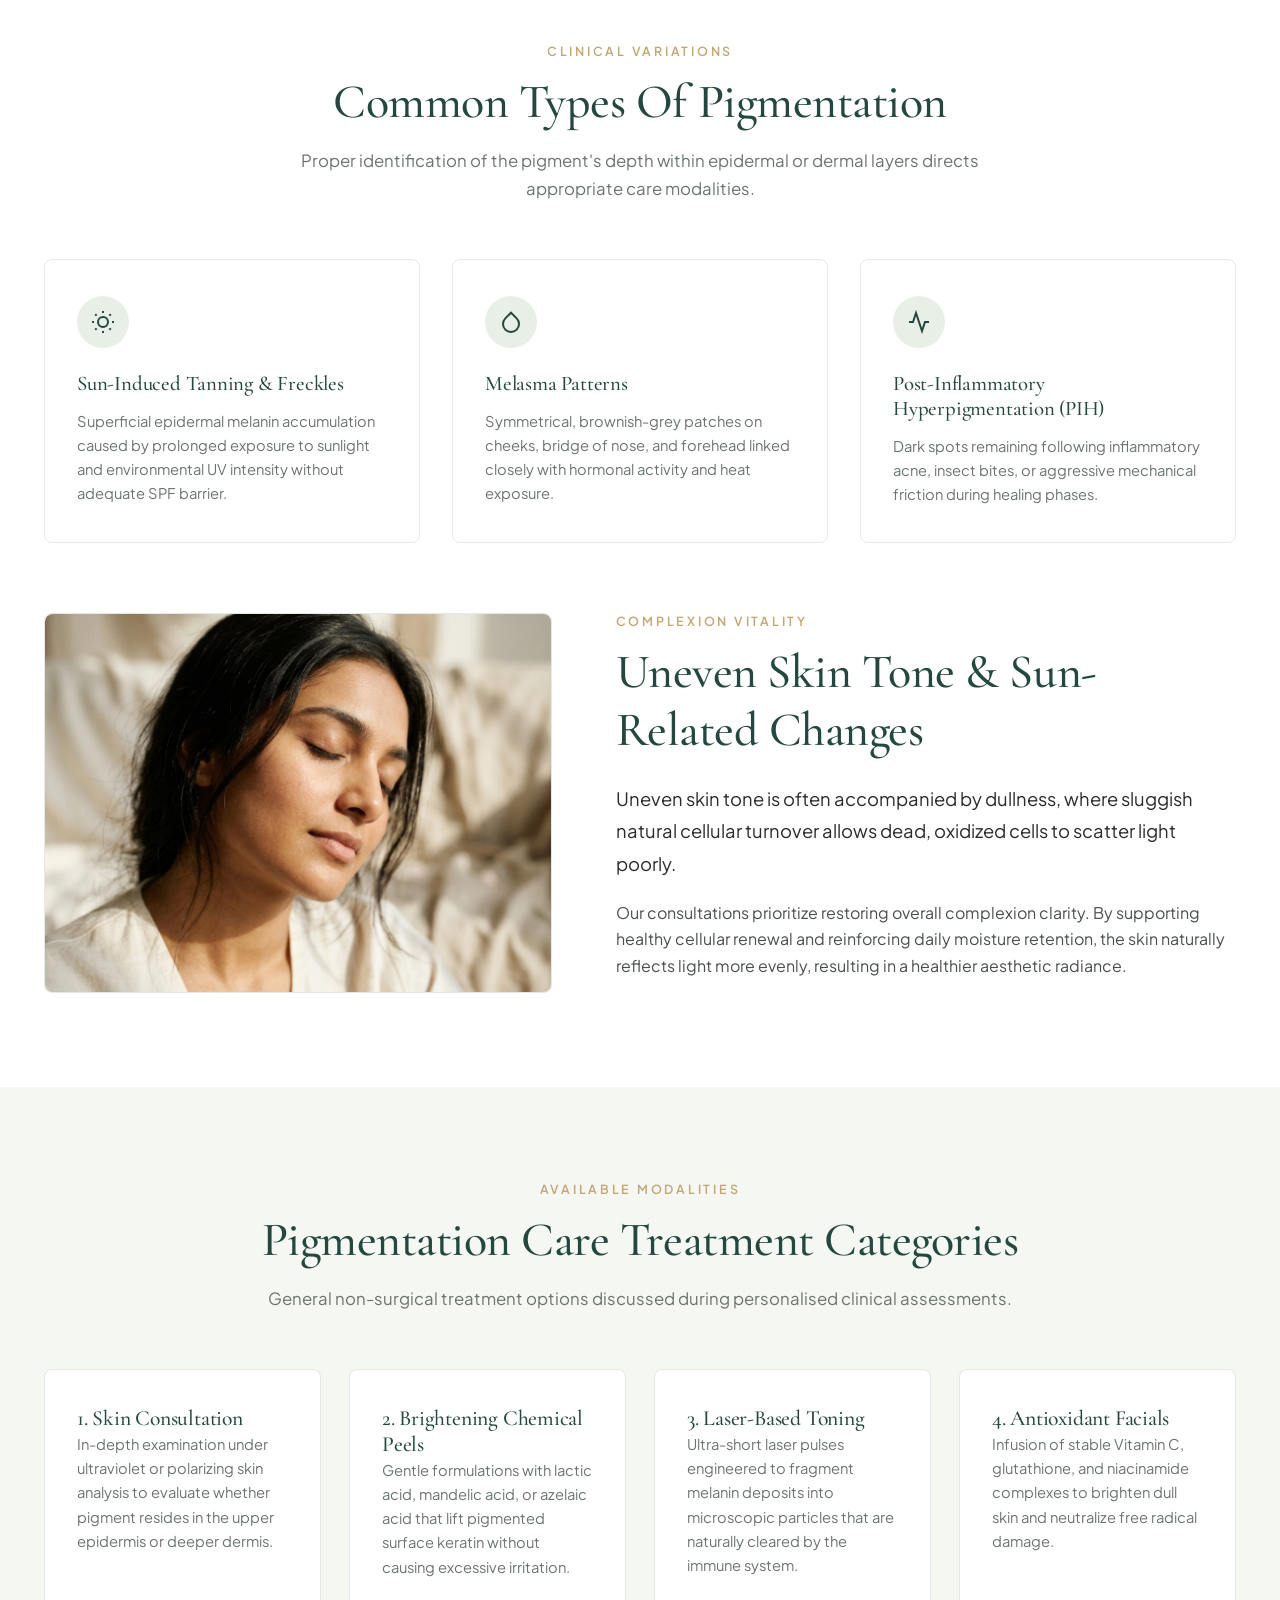
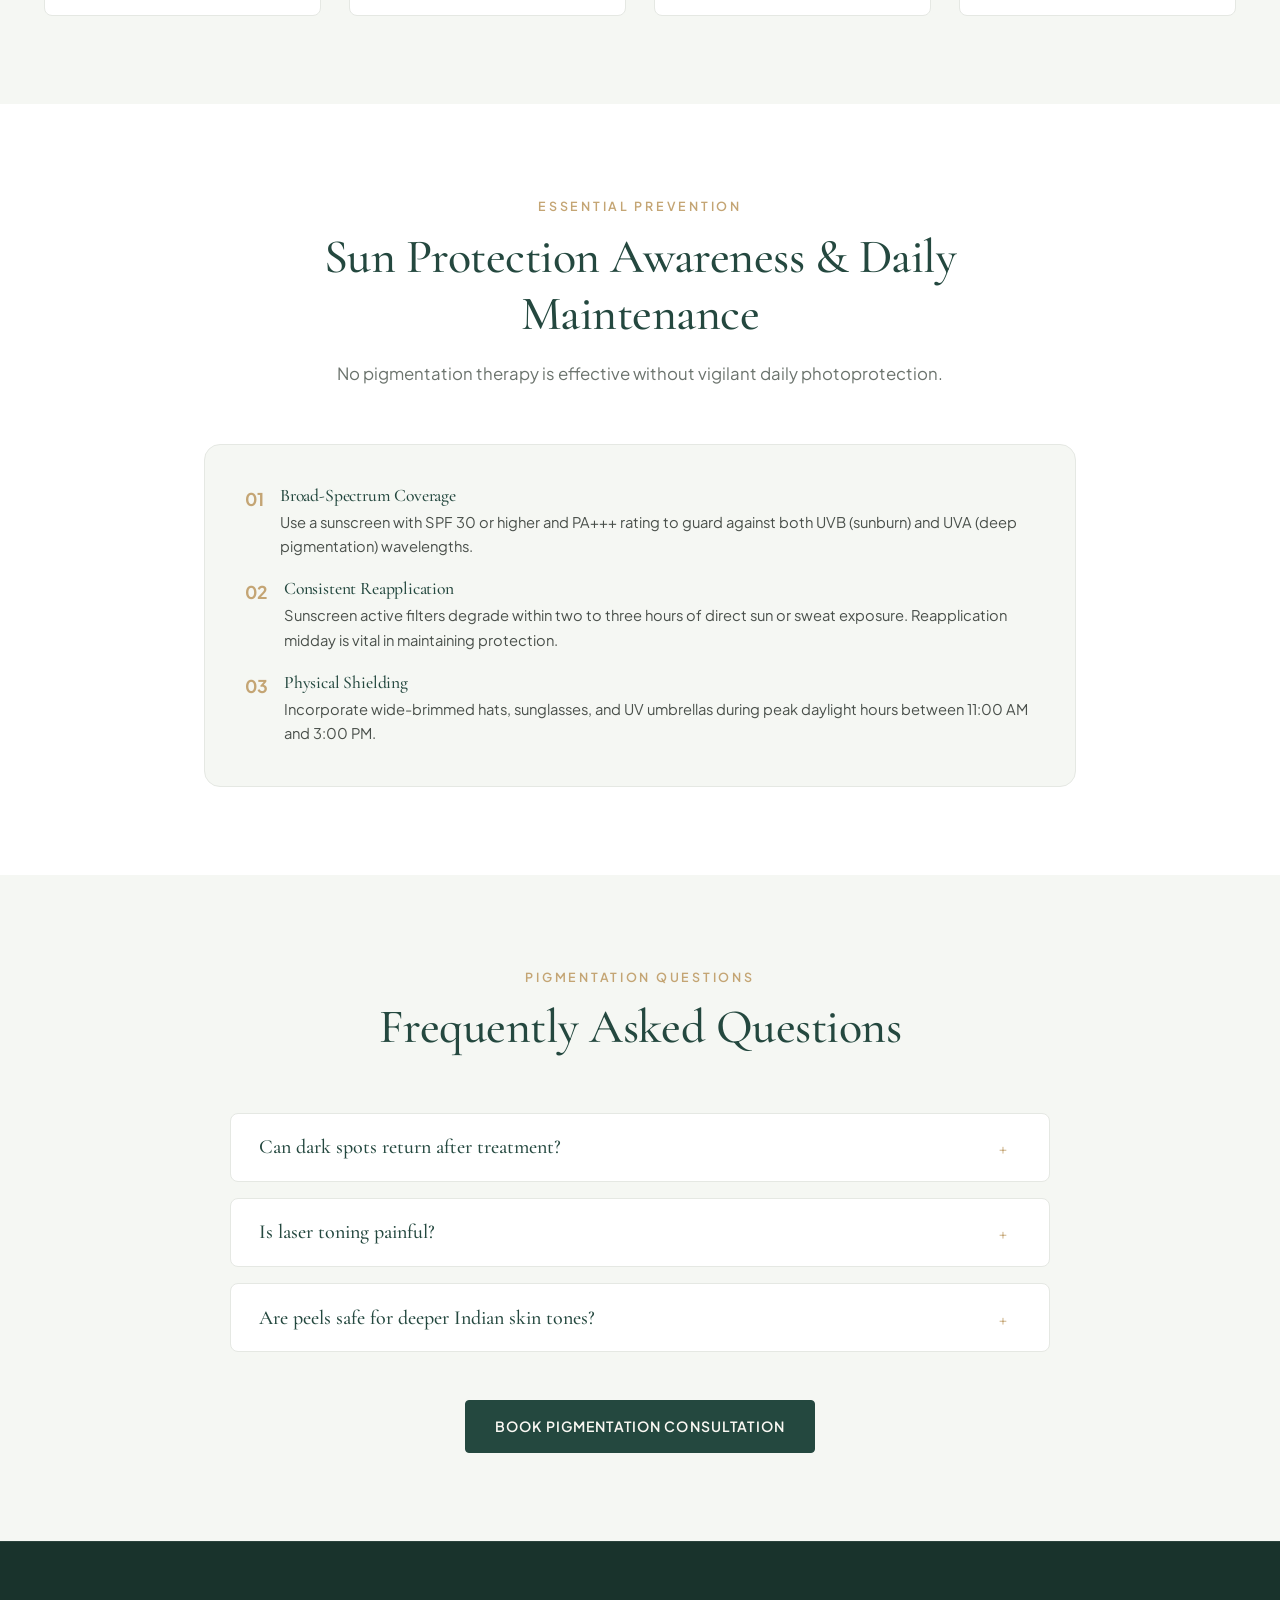
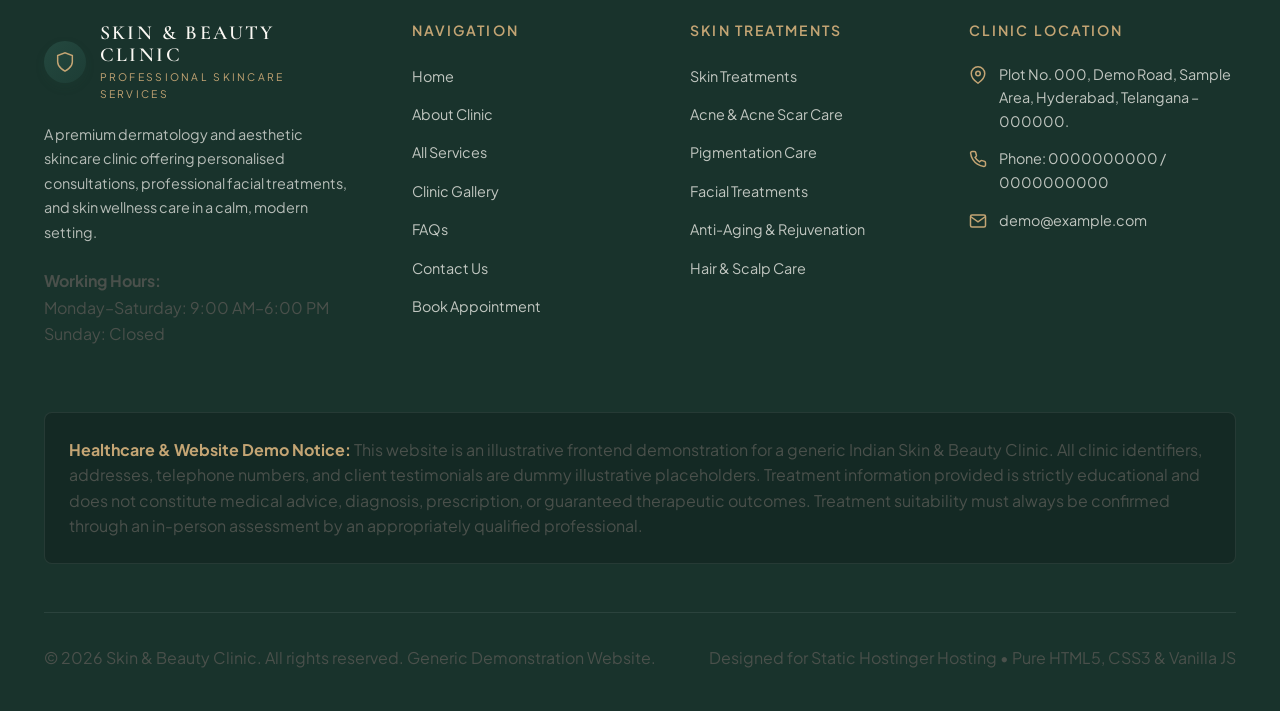
<file: pigmentation.html>
﻿<!DOCTYPE html>
<html lang="en">
<head>
  <meta charset="UTF-8">
  <meta name="viewport" content="width=device-width, initial-scale=1.0">
  <title>Pigmentation &amp; Uneven Skin Tone Care | Skin &amp; Beauty Clinic Website</title>
  <meta name="description" content="Personalised care for uneven skin tone, sun-related pigmentation, and dullness through professional skin assessment and gentle aesthetic therapies.">
  <meta property="og:title" content="Pigmentation & Tone Care | Skin & Beauty Clinic">
  <meta property="og:description" content="Understand pigmentation types, sun protection awareness, and clinical treatment categories.">
  <link rel="stylesheet" href="assets/css/style.css">
  <link rel="icon" type="image/svg+xml" href="data:image/svg+xml,<svg xmlns='http://www.w3.org/2000/svg' viewBox='0 0 24 24' fill='%2324483F'><path d='M12 2C7.5 2 4 5.5 4 10c0 5.25 8 12 8 12s8-6.75 8-12c0-4.5-3.5-8-8-8zm0 11.5c-1.93 0-3.5-1.57-3.5-3.5S10.07 6.5 12 6.5s3.5 1.57 3.5 3.5-1.57 3.5-3.5 3.5z'/></svg>">
</head>
<body>

  <!-- SITE HEADER -->
    <header class="site-header">
    <div class="container header-inner">
      <a href="index.html" class="brand" aria-label="Skin &amp; Beauty Clinic Home">
        <div class="brand-logo-symbol">
          <svg viewBox="0 0 24 24" width="24" height="24" fill="none" stroke="currentColor" stroke-width="1.6" stroke-linecap="round" stroke-linejoin="round">
            <path d="M12 22s8-4 8-10V5l-8-3-8 3v7c0 6 8 10 8 10z"/>
            <path d="M12 8c-2 2-2 5 0 7 2-2 2-5 0-7z"/>
          </svg>
        </div>
        <div class="brand-text">
          <span class="brand-title">Skin &amp; Beauty Clinic</span>
          <span class="brand-subtitle">Professional Skincare Services</span>
        </div>
      </a>

      <nav class="main-nav" aria-label="Main Navigation">
        <ul class="nav-list">
          <li class="nav-item"><a href="index.html" class="nav-link">Home</a></li>
          <li class="nav-item"><a href="about.html" class="nav-link">About</a></li>
          <li class="nav-item"><a href="services.html" class="nav-link">Services</a></li>
          <li class="nav-item"><a href="contact.html" class="nav-link">Contact</a></li>
        </ul>
      </nav>

      <div class="header-cta">
        <a href="appointment.html" class="btn btn-primary">Book Appointment</a>
        <button class="mobile-nav-toggle" aria-label="Open mobile navigation" aria-expanded="false">
          <svg width="24" height="24" viewBox="0 0 24 24" fill="none" stroke="currentColor" stroke-width="2"><line x1="3" y1="12" x2="21" y2="12"/><line x1="3" y1="6" x2="21" y2="6"/><line x1="3" y1="18" x2="21" y2="18"/></svg>
        </button>
      </div>
    </div>

    <!-- Mobile Drawer -->
    <div class="mobile-nav-drawer">
      <ul class="mobile-nav-list">
        <li><a href="index.html" class="mobile-nav-link">Home</a></li>
        <li><a href="about.html" class="mobile-nav-link">About Clinic</a></li>
        <li><a href="services.html" class="mobile-nav-link">Services</a></li>
        <li><a href="contact.html" class="mobile-nav-link">Contact Us</a></li>
      </ul>
      <a href="appointment.html" class="btn btn-primary mobile-cta-btn">Book Consultation</a>
    </div>
  </header>

  <!-- PAGE BANNER -->
  <section class="page-banner">
    <div class="container">
      <nav class="breadcrumb-nav" aria-label="Breadcrumb">
        <ol class="breadcrumb-list">
          <li><a href="index.html">Home</a></li>
          <li class="breadcrumb-separator">/</li>
          <li><a href="skin-treatments.html">Treatments</a></li>
          <li class="breadcrumb-separator">/</li>
          <li class="breadcrumb-current" aria-current="page">Pigmentation Care</li>
        </ol>
      </nav>
      <div class="page-banner-content">
        <span class="eyebrow" style="color: var(--color-gold);">Tone Harmonization</span>
        <h1>Personalised Care For Uneven Skin Tone And Pigmentation Concerns</h1>
        <p>Evidence-informed discussions on melanin dynamics, sun exposure effects, and gentle clinical exfoliation options.</p>
      </div>
    </div>
  </section>

  <!-- MAIN CONTENT -->
  <main>
    <!-- CLINICAL NOTICE -->
    <section class="section-sm bg-white" style="border-bottom: 1px solid var(--color-border);">
      <div class="container">
        <div class="demo-notice-box" style="margin-bottom: 0;">
          <strong>Clinical Transparency:</strong> Pigmentation can originate from diverse genetic, hormonal, and environmental triggers. No aesthetic procedure guarantees permanent pigmentation removal. A thorough in-person assessment is necessary before initiating treatment.
        </div>
      </div>
    </section>

    <!-- SECTION 1: UNDERSTANDING PIGMENTATION -->
    <section class="section bg-light">
      <div class="container">
        <div class="welcome-grid">
          <div class="welcome-content">
            <span class="eyebrow">Melanin Biology</span>
            <h2>Understanding Skin Pigmentation</h2>
            <p class="text-lead">Melanin is the natural pigment produced by melanocyte cells to protect deep dermal layers from UV radiation damage.</p>
            <p>When melanocytes become overactive&mdash;whether triggered by chronic sunlight exposure, hormonal fluctuations during pregnancy, or localized inflammatory trauma&mdash;excess melanin deposits can form concentrated patches or irregular blotchiness across the face.</p>
            <p>Because deeper Indian skin types possess higher baseline melanin, aggressive or overheated treatments risk provoking rebound hyperpigmentation. A gradual, measured, barrier-sparing clinical approach is paramount.</p>
          </div>
          <div>
            <div class="img-placeholder ratio-16-9" data-img-id="IMG-30">
              <img src="images/pigmentation-care-banner.jpeg" alt="Pigmentation and Skin Tone Care Setting" loading="lazy">
            </div>
          </div>
        </div>
      </div>
    </section>

    <!-- SECTION 2: COMMON TYPES OF PIGMENTATION -->
    <section class="section bg-white">
      <div class="container">
        <div class="section-header">
          <span class="eyebrow">Clinical Variations</span>
          <h2>Common Types Of Pigmentation</h2>
          <p>Proper identification of the pigment's depth within epidermal or dermal layers directs appropriate care modalities.</p>
        </div>

        <div class="cards-grid-3">
          <div class="feature-card">
            <div class="feature-icon-wrapper">
              <svg width="24" height="24" viewBox="0 0 24 24" fill="none" stroke="currentColor" stroke-width="2"><circle cx="12" cy="12" r="5"/><line x1="12" y1="1" x2="12" y2="3"/><line x1="12" y1="21" x2="12" y2="23"/><line x1="4.22" y1="4.22" x2="5.64" y2="5.64"/><line x1="18.36" y1="18.36" x2="19.78" y2="19.78"/><line x1="1" y1="12" x2="3" y2="12"/><line x1="21" y1="12" x2="23" y2="12"/><line x1="4.22" y1="19.78" x2="5.64" y2="18.36"/><line x1="18.36" y1="5.64" x2="19.78" y2="4.22"/></svg>
            </div>
            <h3>Sun-Induced Tanning &amp; Freckles</h3>
            <p>Superficial epidermal melanin accumulation caused by prolonged exposure to sunlight and environmental UV intensity without adequate SPF barrier.</p>
          </div>

          <div class="feature-card">
            <div class="feature-icon-wrapper">
              <svg width="24" height="24" viewBox="0 0 24 24" fill="none" stroke="currentColor" stroke-width="2"><path d="M12 2.69l5.66 5.66a8 8 0 1 1-11.31 0z"/></svg>
            </div>
            <h3>Melasma Patterns</h3>
            <p>Symmetrical, brownish-grey patches on cheeks, bridge of nose, and forehead linked closely with hormonal activity and heat exposure.</p>
          </div>

          <div class="feature-card">
            <div class="feature-icon-wrapper">
              <svg width="24" height="24" viewBox="0 0 24 24" fill="none" stroke="currentColor" stroke-width="2"><path d="M22 12h-4l-3 9L9 3l-3 9H2"/></svg>
            </div>
            <h3>Post-Inflammatory Hyperpigmentation (PIH)</h3>
            <p>Dark spots remaining following inflammatory acne, insect bites, or aggressive mechanical friction during healing phases.</p>
          </div>
        </div>

        <div class="welcome-grid" style="margin-top: 4rem; align-items: center;">
          <div>
            <div class="img-placeholder ratio-4-3" data-img-id="IMG-31">
              <img src="images/uneven-skin-tone.jpeg" alt="Natural Radiant Skin Complexion and Tone Harmonization" loading="lazy">
            </div>
          </div>
          <div class="welcome-content">
            <span class="eyebrow">Complexion Vitality</span>
            <h2>Uneven Skin Tone &amp; Sun-Related Changes</h2>
            <p class="text-lead">Uneven skin tone is often accompanied by dullness, where sluggish natural cellular turnover allows dead, oxidized cells to scatter light poorly.</p>
            <p>Our consultations prioritize restoring overall complexion clarity. By supporting healthy cellular renewal and reinforcing daily moisture retention, the skin naturally reflects light more evenly, resulting in a healthier aesthetic radiance.</p>
          </div>
        </div>
      </div>
    </section>

    <!-- SECTION 3: TREATMENT CATEGORIES -->
    <section class="section bg-light">
      <div class="container">
        <div class="section-header">
          <span class="eyebrow">Available Modalities</span>
          <h2>Pigmentation Care Treatment Categories</h2>
          <p>General non-surgical treatment options discussed during personalised clinical assessments.</p>
        </div>

        <div class="cards-grid-4">
          <div class="feature-card">
            <h4>1. Skin Consultation</h4>
            <p>In-depth examination under ultraviolet or polarizing skin analysis to evaluate whether pigment resides in the upper epidermis or deeper dermis.</p>
          </div>

          <div class="feature-card">
            <h4>2. Brightening Chemical Peels</h4>
            <p>Gentle formulations with lactic acid, mandelic acid, or azelaic acid that lift pigmented surface keratin without causing excessive irritation.</p>
          </div>

          <div class="feature-card">
            <h4>3. Laser-Based Toning</h4>
            <p>Ultra-short laser pulses engineered to fragment melanin deposits into microscopic particles that are naturally cleared by the immune system.</p>
          </div>

          <div class="feature-card">
            <h4>4. Antioxidant Facials</h4>
            <p>Infusion of stable Vitamin C, glutathione, and niacinamide complexes to brighten dull skin and neutralize free radical damage.</p>
          </div>
        </div>
      </div>
    </section>

    <!-- SECTION 4: SUN PROTECTION AWARENESS -->
    <section class="section bg-white">
      <div class="container container-narrow">
        <div class="section-header">
          <span class="eyebrow">Essential Prevention</span>
          <h2>Sun Protection Awareness &amp; Daily Maintenance</h2>
          <p>No pigmentation therapy is effective without vigilant daily photoprotection.</p>
        </div>

        <div style="background-color: var(--color-light-bg); border-radius: var(--radius-lg); padding: 2.5rem; border: 1px solid var(--color-border);">
          <ul style="display: flex; flex-direction: column; gap: 1.25rem;">
            <li style="display: flex; gap: 1rem;">
              <span style="font-weight: 700; color: var(--color-gold); font-size: 1.1rem;">01</span>
              <div>
                <h4 style="font-size: 1.1rem; margin-bottom: 0.25rem;">Broad-Spectrum Coverage</h4>
                <p style="font-size: 0.92rem;">Use a sunscreen with SPF 30 or higher and PA+++ rating to guard against both UVB (sunburn) and UVA (deep pigmentation) wavelengths.</p>
              </div>
            </li>
            <li style="display: flex; gap: 1rem;">
              <span style="font-weight: 700; color: var(--color-gold); font-size: 1.1rem;">02</span>
              <div>
                <h4 style="font-size: 1.1rem; margin-bottom: 0.25rem;">Consistent Reapplication</h4>
                <p style="font-size: 0.92rem;">Sunscreen active filters degrade within two to three hours of direct sun or sweat exposure. Reapplication midday is vital in maintaining protection.</p>
              </div>
            </li>
            <li style="display: flex; gap: 1rem;">
              <span style="font-weight: 700; color: var(--color-gold); font-size: 1.1rem;">03</span>
              <div>
                <h4 style="font-size: 1.1rem; margin-bottom: 0.25rem;">Physical Shielding</h4>
                <p style="font-size: 0.92rem;">Incorporate wide-brimmed hats, sunglasses, and UV umbrellas during peak daylight hours between 11:00 AM and 3:00 PM.</p>
              </div>
            </li>
          </ul>
        </div>
      </div>
    </section>

    <!-- SECTION 5: FAQS -->
    <section class="section bg-light">
      <div class="container container-narrow">
        <div class="section-header">
          <span class="eyebrow">Pigmentation Questions</span>
          <h2>Frequently Asked Questions</h2>
        </div>

        <div class="faq-container">
          <div class="faq-item">
            <button class="faq-question" aria-expanded="false">
              Can dark spots return after treatment?
              <span class="faq-icon">+</span>
            </button>
            <div class="faq-answer">
              <p>Yes. If underlying triggers such as unprotected sun exposure, heat, or hormonal surges persist, melanocyte cells can produce new melanin. Consistent sunscreen application and maintenance sessions help manage recurrence.</p>
            </div>
          </div>

          <div class="faq-item">
            <button class="faq-question" aria-expanded="false">
              Is laser toning painful?
              <span class="faq-icon">+</span>
            </button>
            <div class="faq-answer">
              <p>Most clients describe laser toning as feeling like tiny warm pinpricks or the snap of a rubber band. It is generally well-tolerated with little to no downtime.</p>
            </div>
          </div>

          <div class="faq-item">
            <button class="faq-question" aria-expanded="false">
              Are peels safe for deeper Indian skin tones?
              <span class="faq-icon">+</span>
            </button>
            <div class="faq-answer">
              <p>When administered by qualified professionals using gentle, non-aggressive alpha-hydroxy acids (like mandelic acid), chemical peels are safe and effective. Overly aggressive peels are avoided to prevent rebound dark marks.</p>
            </div>
          </div>
        </div>

        <div style="text-align: center; margin-top: 3rem;">
          <a href="appointment.html?topic=Pigmentation-Care" class="btn btn-primary">Book Pigmentation Consultation</a>
        </div>
      </div>
    </section>
  </main>

  <!-- SITE FOOTER -->
  <footer class="site-footer">
    <div class="container">
      <div class="footer-grid">
        <div class="footer-brand">
          <a href="index.html" class="brand">
            <div class="brand-logo-symbol">
              <svg viewBox="0 0 24 24" width="22" height="22" fill="none" stroke="currentColor" stroke-width="1.6"><path d="M12 22s8-4 8-10V5l-8-3-8 3v7c0 6 8 10 8 10z"/></svg>
            </div>
            <div class="brand-text">
              <span class="brand-title">Skin &amp; Beauty Clinic</span>
              <span class="brand-subtitle">Professional Skincare Services</span>
            </div>
          </a>
          <p class="footer-desc">A premium dermatology and aesthetic skincare clinic offering personalised consultations, professional facial treatments, and skin wellness care in a calm, modern setting.</p>
          <div class="footer-hours">
            <p><strong>Working Hours:</strong><br>Monday&ndash;Saturday: 9:00 AM&ndash;6:00 PM<br>Sunday: Closed</p>
          </div>
        </div>

        <div class="footer-col">
          <h4>Navigation</h4>
          <ul class="footer-links">
            <li><a href="index.html">Home</a></li>
            <li><a href="about.html">About Clinic</a></li>
            <li><a href="services.html">All Services</a></li>
            <li><a href="gallery.html">Clinic Gallery</a></li>
            <li><a href="faq.html">FAQs</a></li>
            <li><a href="contact.html">Contact Us</a></li>
            <li><a href="appointment.html">Book Appointment</a></li>
          </ul>
        </div>

        <div class="footer-col">
          <h4>Skin Treatments</h4>
          <ul class="footer-links">
            <li><a href="skin-treatments.html">Skin Treatments</a></li>
            <li><a href="acne-care.html">Acne &amp; Acne Scar Care</a></li>
            <li><a href="pigmentation.html">Pigmentation Care</a></li>
            <li><a href="facial-treatments.html">Facial Treatments</a></li>
            <li><a href="anti-aging.html">Anti-Aging &amp; Rejuvenation</a></li>
            <li><a href="hair-care.html">Hair &amp; Scalp Care</a></li>
          </ul>
        </div>

        <div class="footer-col">
          <h4>Clinic Location</h4>
          <ul class="footer-contact-list">
            <li>
              <svg width="18" height="18" viewBox="0 0 24 24" fill="none" stroke="currentColor" stroke-width="2"><path d="M21 10c0 7-9 13-9 13s-9-6-9-13a9 9 0 0 1 18 0z"/><circle cx="12" cy="10" r="3"/></svg>
              <span>Plot No. 000, Demo Road, Sample Area, Hyderabad, Telangana &ndash; 000000.</span>
            </li>
            <li>
              <svg width="18" height="18" viewBox="0 0 24 24" fill="none" stroke="currentColor" stroke-width="2"><path d="M22 16.92v3a2 2 0 0 1-2.18 2 19.79 19.79 0 0 1-8.63-3.07 19.5 19.5 0 0 1-6-6 19.79 19.79 0 0 1-3.07-8.67A2 2 0 0 1 4.11 2h3a2 2 0 0 1 2 1.72 12.84 12.84 0 0 0 .7 2.81 2 2 0 0 1-.45 2.11L8.09 9.91a16 16 0 0 0 6 6l1.27-1.27a2 2 0 0 1 2.11-.45 12.84 12.84 0 0 0 2.81.7A2 2 0 0 1 22 16.92z"/></svg>
              <span>Phone: 0000000000 / 0000000000</span>
            </li>
            <li>
              <svg width="18" height="18" viewBox="0 0 24 24" fill="none" stroke="currentColor" stroke-width="2"><path d="M4 4h16c1.1 0 2 .9 2 2v12c0 1.1-.9 2-2 2H4c-1.1 0-2-.9-2-2V6c0-1.1.9-2 2-2z"/><polyline points="22,6 12,13 2,6"/></svg>
              <span>demo@example.com</span>
            </li>
          </ul>
        </div>
      </div>

      <div class="footer-disclaimer-card">
        <p><strong>Healthcare &amp; Website Demo Notice:</strong> This website is an illustrative frontend demonstration for a generic Indian Skin &amp; Beauty Clinic. All clinic identifiers, addresses, telephone numbers, and client testimonials are dummy illustrative placeholders. Treatment information provided is strictly educational and does not constitute medical advice, diagnosis, prescription, or guaranteed therapeutic outcomes. Treatment suitability must always be confirmed through an in-person assessment by an appropriately qualified professional.</p>
      </div>

      <div class="footer-bottom">
        <p>&copy; 2026 Skin &amp; Beauty Clinic. All rights reserved. Generic Demonstration Website.</p>
        <p>Designed for Static Hostinger Hosting  &bull;  Pure HTML5, CSS3 &amp; Vanilla JS</p>
      </div>
    </div>
  </footer>

  <button id="scrollTopBtn" class="scroll-top-btn" aria-label="Scroll to top of page">
    <svg width="20" height="20" viewBox="0 0 24 24" fill="none" stroke="currentColor" stroke-width="2.5"><polyline points="18 15 12 9 6 15"/></svg>
  </button>

  <script src="assets/js/script.js"></script>
</body>
</html>
</file>
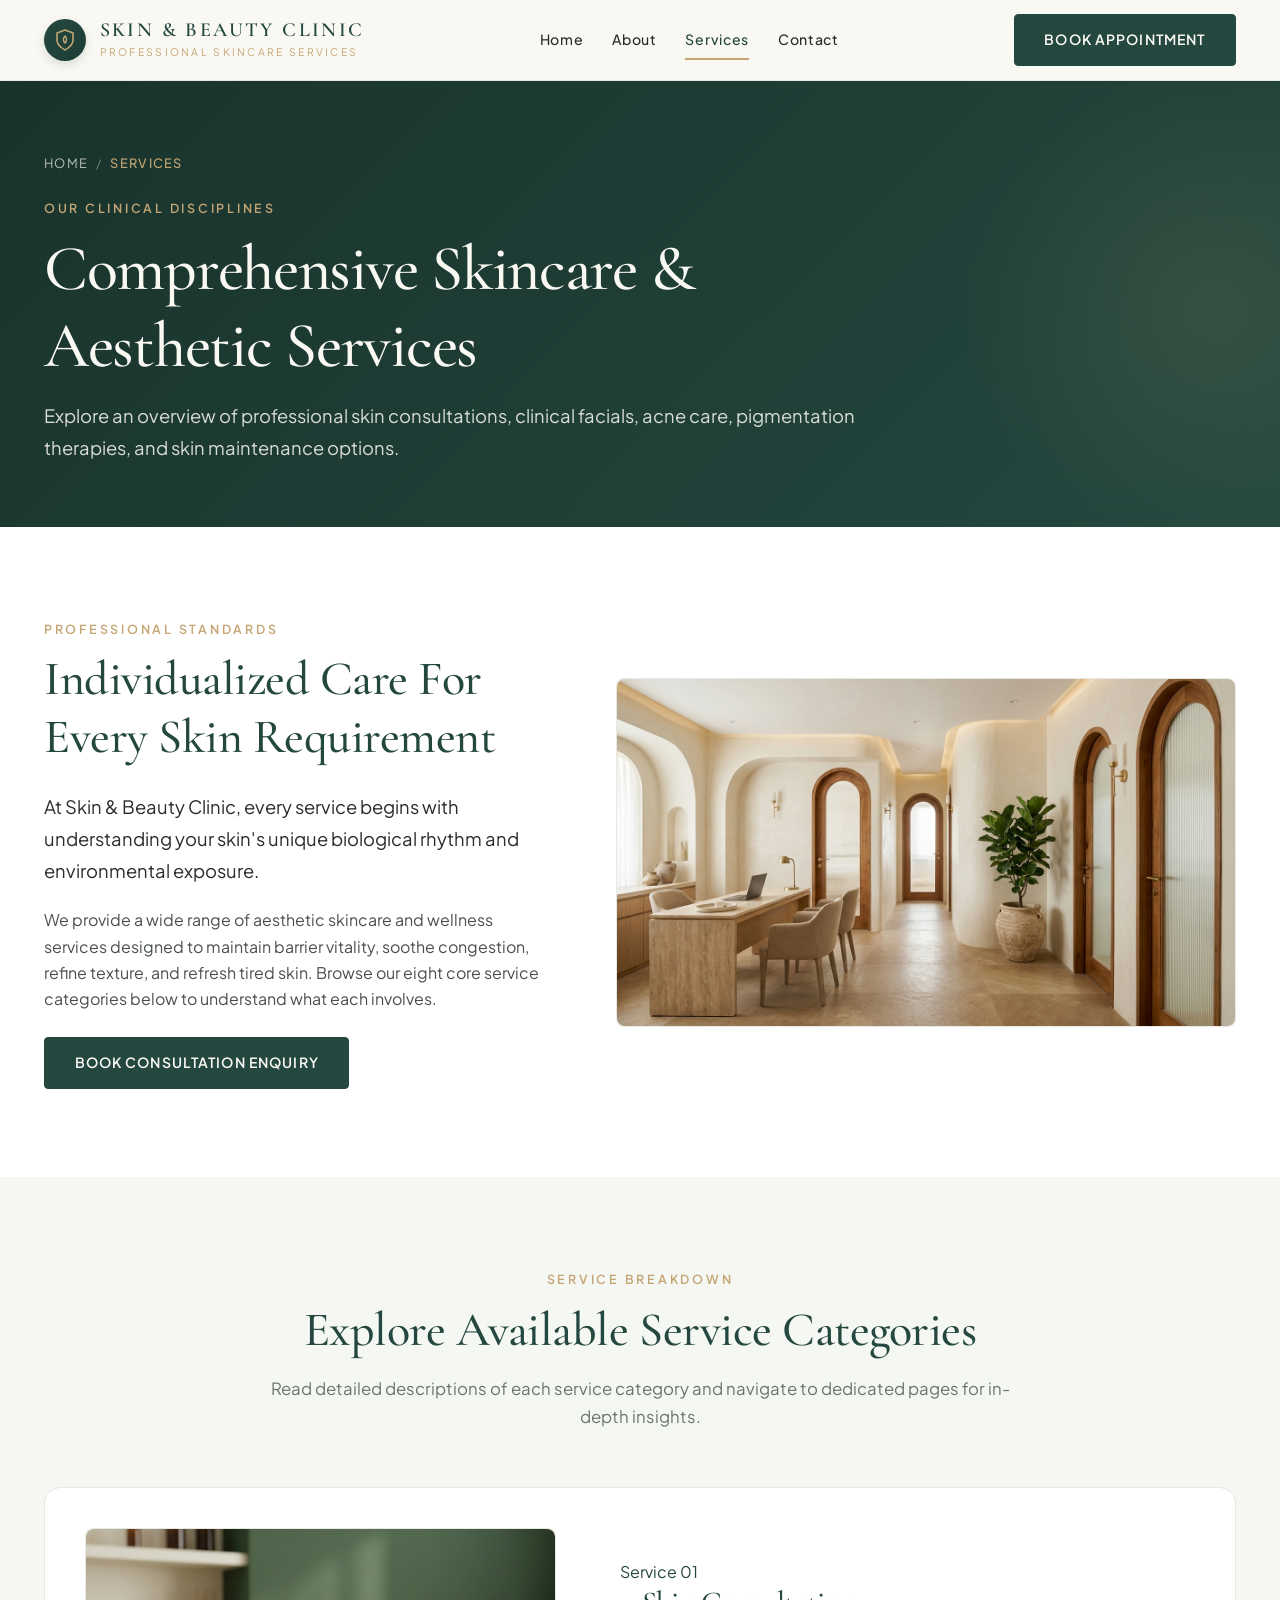
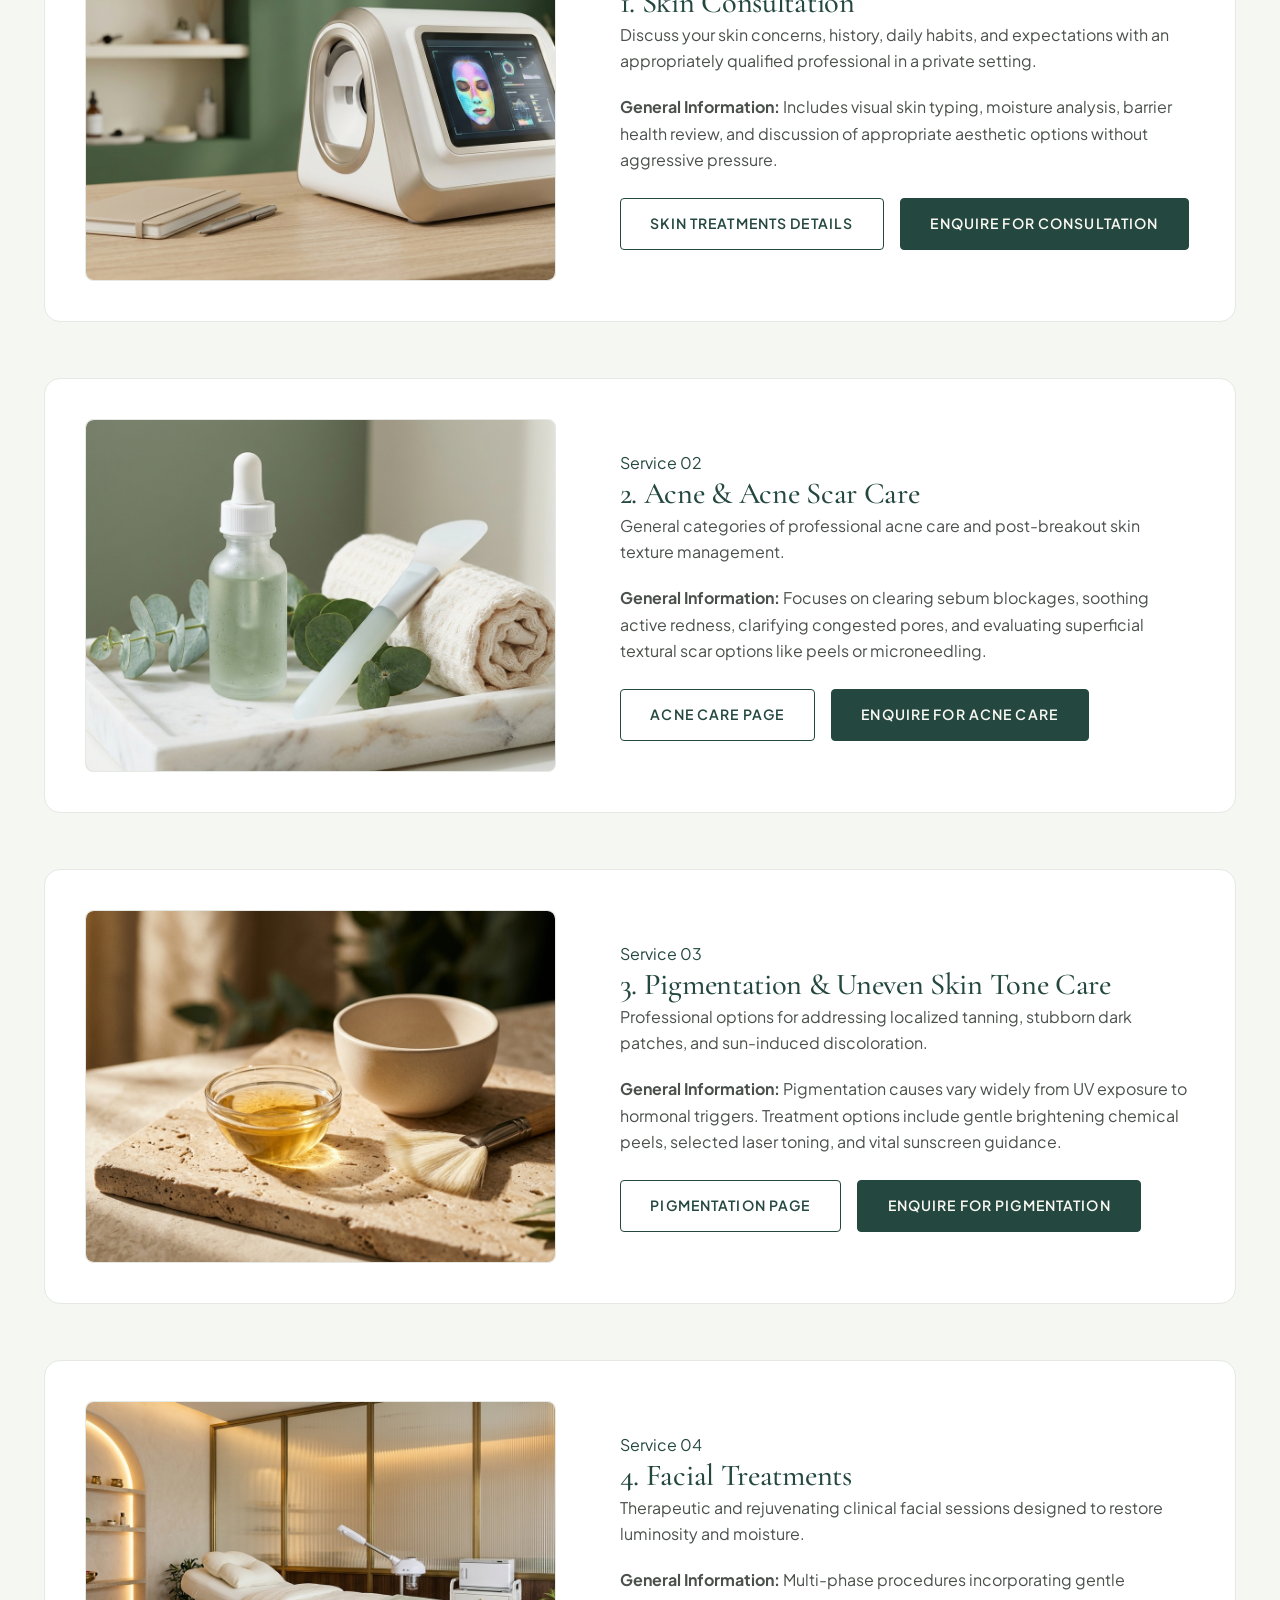
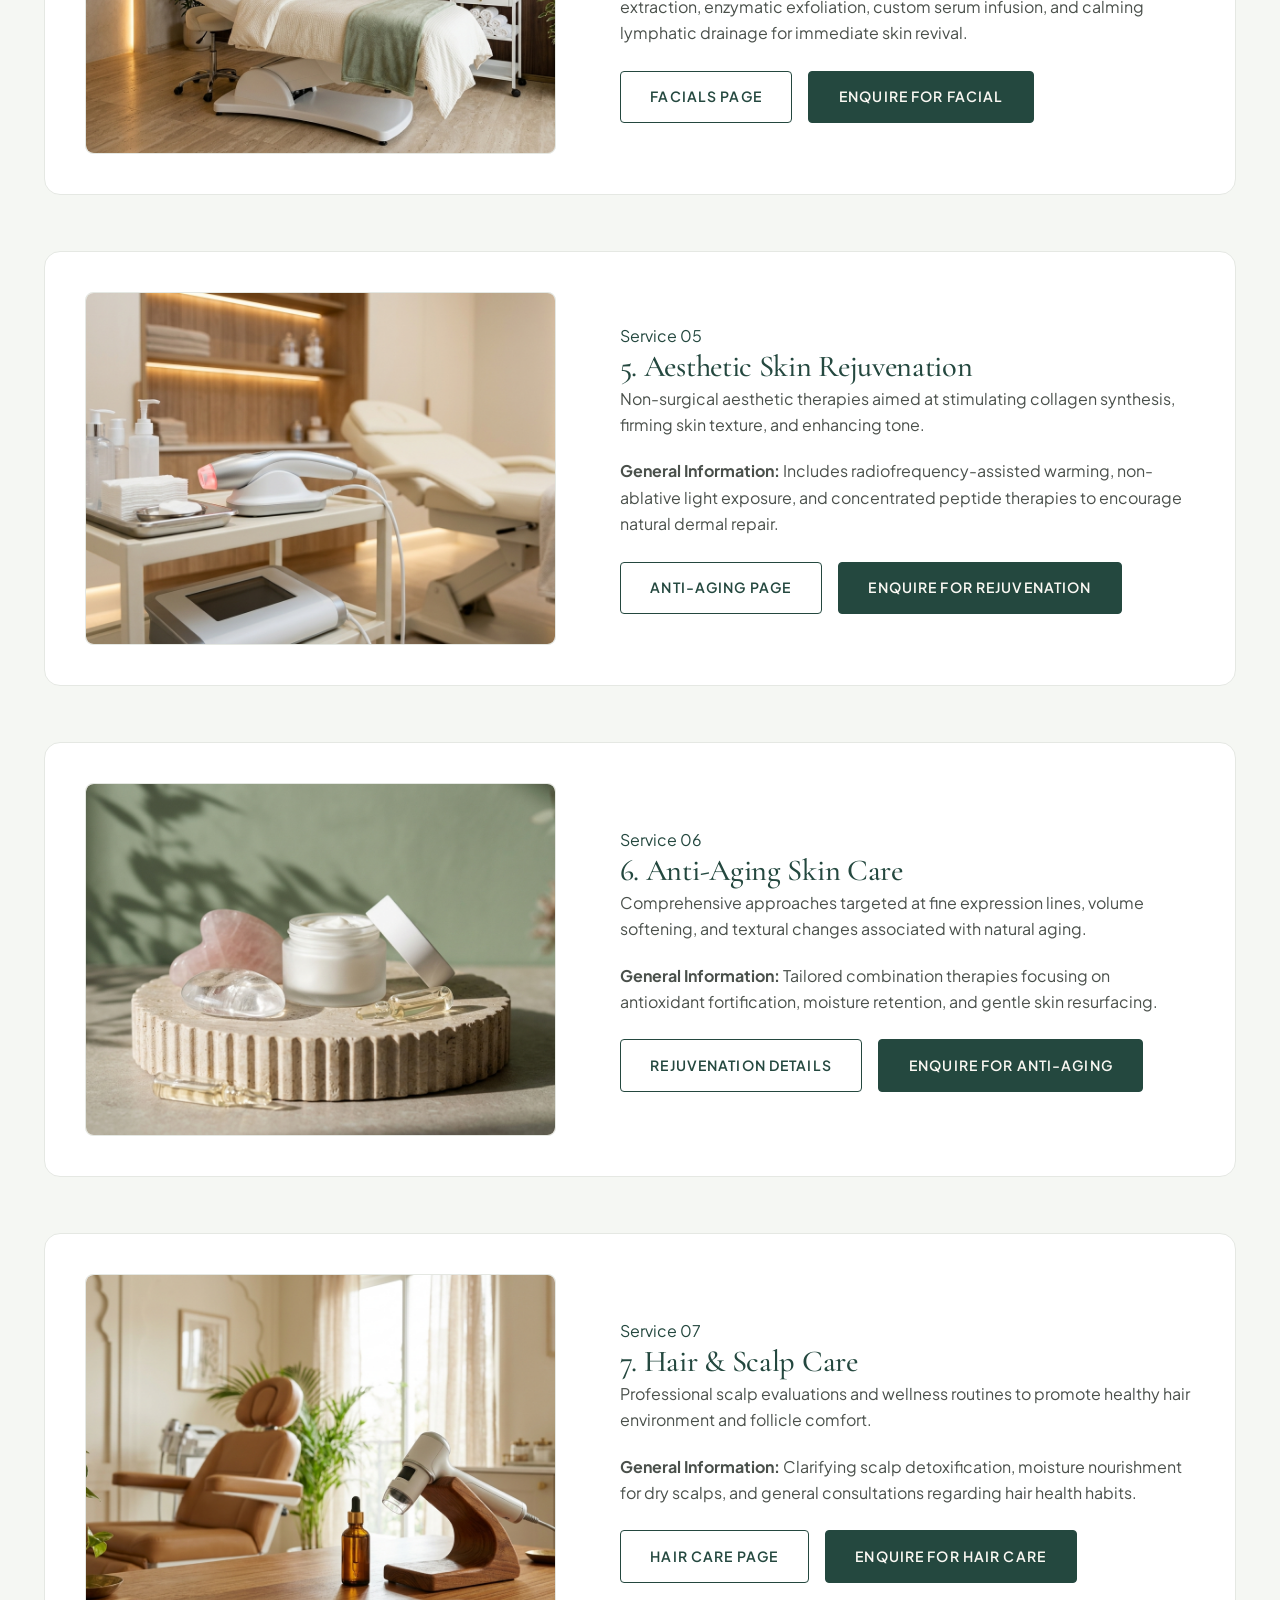
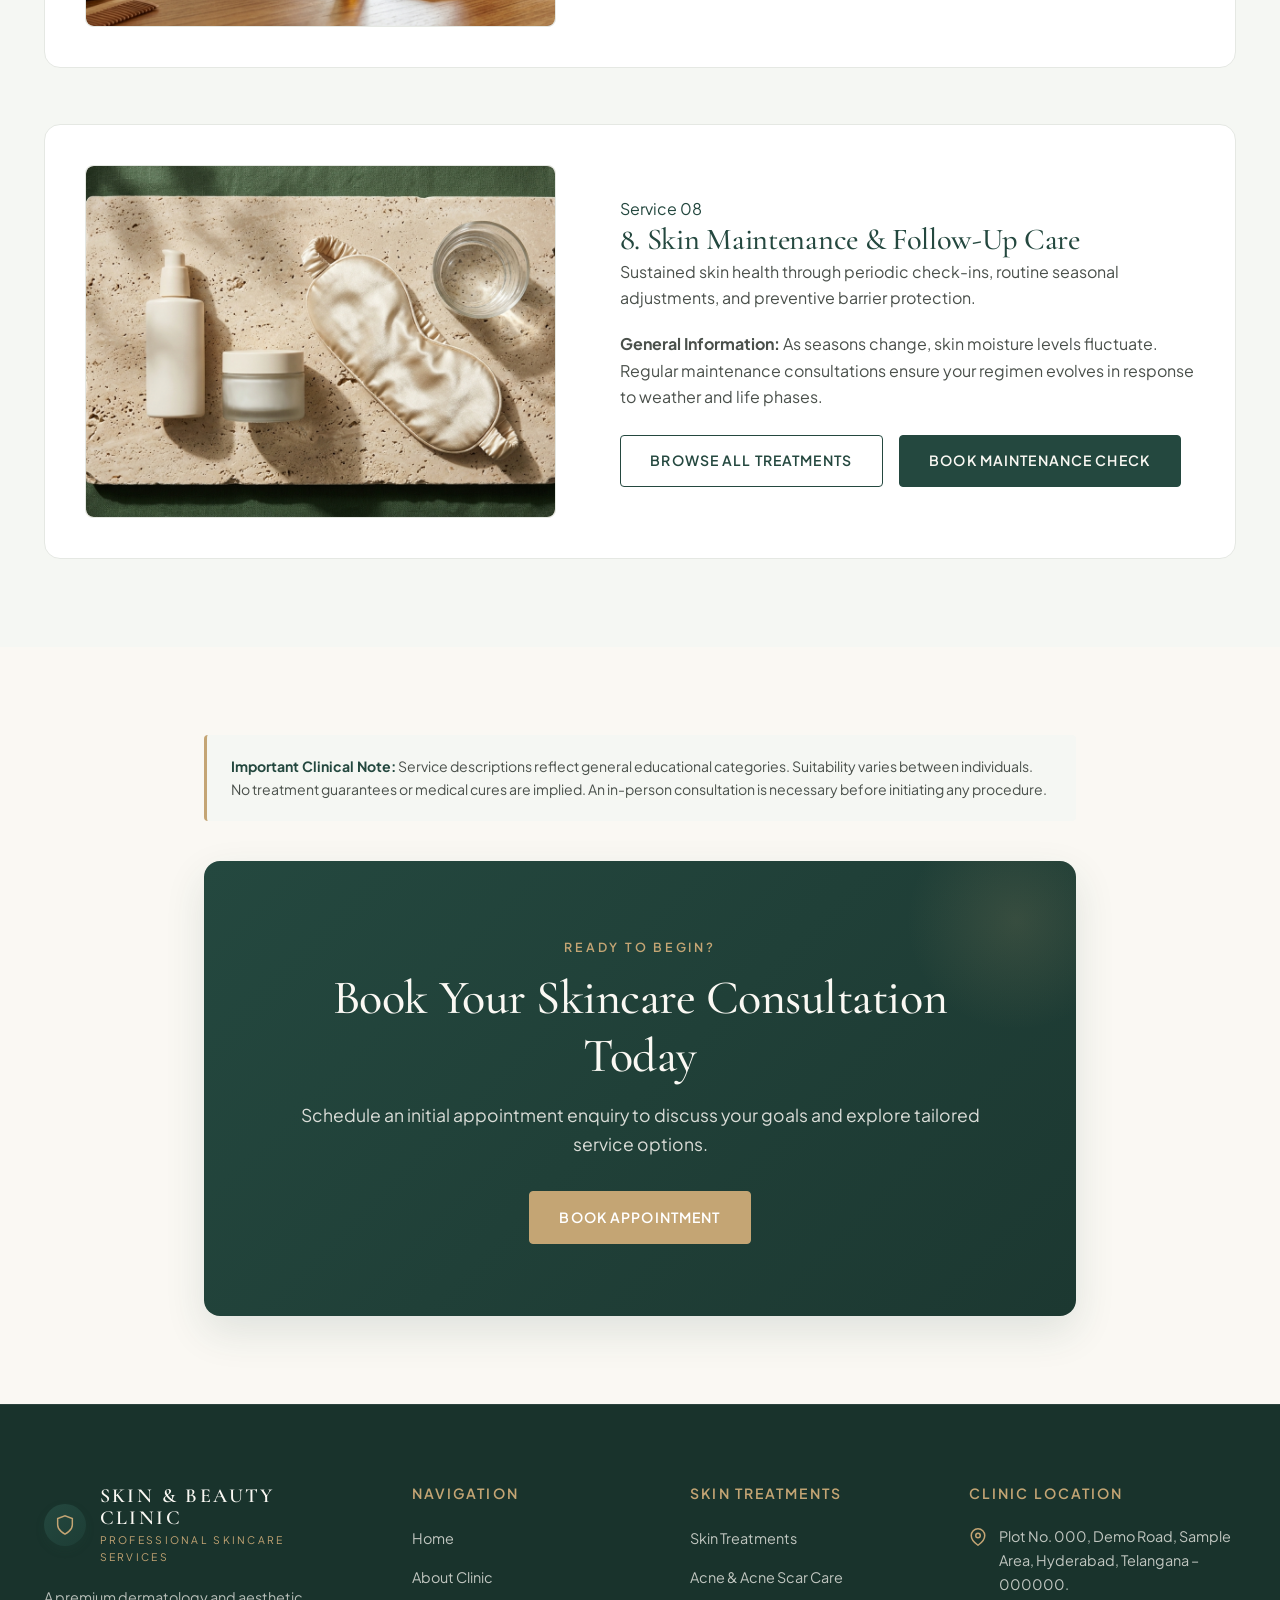
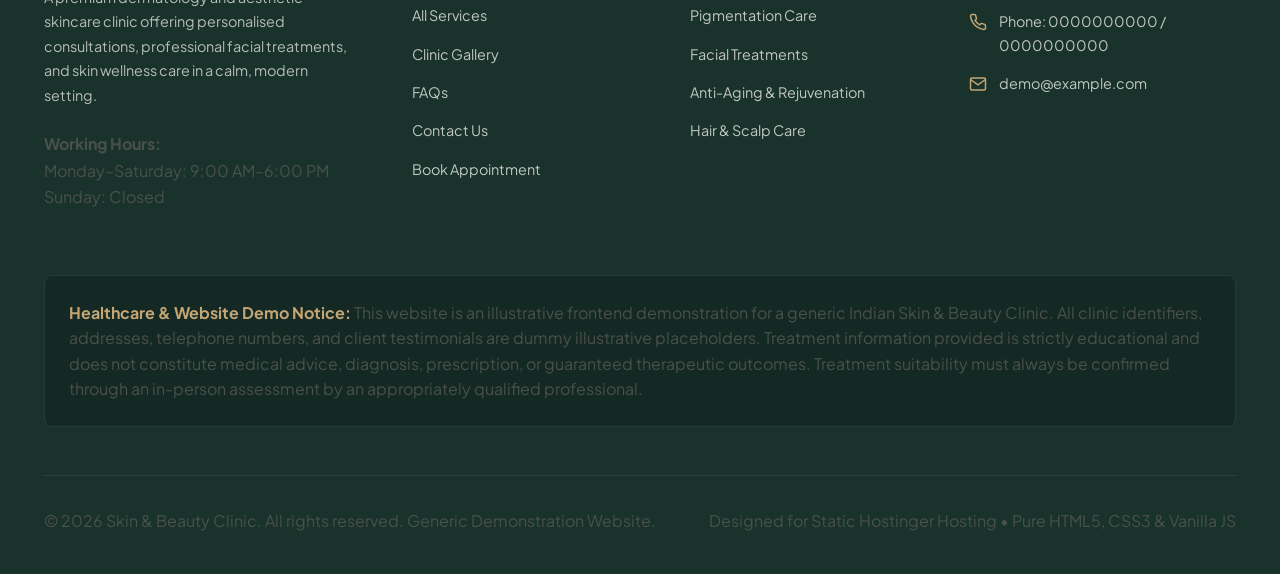
<file: services.html>
﻿<!DOCTYPE html>
<html lang="en">
<head>
  <meta charset="UTF-8">
  <meta name="viewport" content="width=device-width, initial-scale=1.0">
  <title>Our Skincare Services | Skin &amp; Beauty Clinic Website</title>
  <meta name="description" content="Explore comprehensive aesthetic skincare, facial treatments, acne care, pigmentation services, and hair wellness consultations.">
  <meta property="og:title" content="Our Skincare Services | Skin & Beauty Clinic">
  <meta property="og:description" content="Discover our full suite of professional skincare services, consultations, and aesthetic treatments.">
  <link rel="stylesheet" href="assets/css/style.css">
  <link rel="icon" type="image/svg+xml" href="data:image/svg+xml,<svg xmlns='http://www.w3.org/2000/svg' viewBox='0 0 24 24' fill='%2324483F'><path d='M12 2C7.5 2 4 5.5 4 10c0 5.25 8 12 8 12s8-6.75 8-12c0-4.5-3.5-8-8-8zm0 11.5c-1.93 0-3.5-1.57-3.5-3.5S10.07 6.5 12 6.5s3.5 1.57 3.5 3.5-1.57 3.5-3.5 3.5z'/></svg>">
</head>
<body>

  <!-- SITE HEADER -->
    <header class="site-header">
    <div class="container header-inner">
      <a href="index.html" class="brand" aria-label="Skin &amp; Beauty Clinic Home">
        <div class="brand-logo-symbol">
          <svg viewBox="0 0 24 24" width="24" height="24" fill="none" stroke="currentColor" stroke-width="1.6" stroke-linecap="round" stroke-linejoin="round">
            <path d="M12 22s8-4 8-10V5l-8-3-8 3v7c0 6 8 10 8 10z"/>
            <path d="M12 8c-2 2-2 5 0 7 2-2 2-5 0-7z"/>
          </svg>
        </div>
        <div class="brand-text">
          <span class="brand-title">Skin &amp; Beauty Clinic</span>
          <span class="brand-subtitle">Professional Skincare Services</span>
        </div>
      </a>

      <nav class="main-nav" aria-label="Main Navigation">
        <ul class="nav-list">
          <li class="nav-item"><a href="index.html" class="nav-link">Home</a></li>
          <li class="nav-item"><a href="about.html" class="nav-link">About</a></li>
          <li class="nav-item"><a href="services.html" class="nav-link">Services</a></li>
          <li class="nav-item"><a href="contact.html" class="nav-link">Contact</a></li>
        </ul>
      </nav>

      <div class="header-cta">
        <a href="appointment.html" class="btn btn-primary">Book Appointment</a>
        <button class="mobile-nav-toggle" aria-label="Open mobile navigation" aria-expanded="false">
          <svg width="24" height="24" viewBox="0 0 24 24" fill="none" stroke="currentColor" stroke-width="2"><line x1="3" y1="12" x2="21" y2="12"/><line x1="3" y1="6" x2="21" y2="6"/><line x1="3" y1="18" x2="21" y2="18"/></svg>
        </button>
      </div>
    </div>

    <!-- Mobile Drawer -->
    <div class="mobile-nav-drawer">
      <ul class="mobile-nav-list">
        <li><a href="index.html" class="mobile-nav-link">Home</a></li>
        <li><a href="about.html" class="mobile-nav-link">About Clinic</a></li>
        <li><a href="services.html" class="mobile-nav-link">Services</a></li>
        <li><a href="contact.html" class="mobile-nav-link">Contact Us</a></li>
      </ul>
      <a href="appointment.html" class="btn btn-primary mobile-cta-btn">Book Consultation</a>
    </div>
  </header>

  <!-- PAGE BANNER -->
  <section class="page-banner">
    <div class="container">
      <nav class="breadcrumb-nav" aria-label="Breadcrumb">
        <ol class="breadcrumb-list">
          <li><a href="index.html">Home</a></li>
          <li class="breadcrumb-separator">/</li>
          <li class="breadcrumb-current" aria-current="page">Services</li>
        </ol>
      </nav>
      <div class="page-banner-content">
        <span class="eyebrow" style="color: var(--color-gold);">Our Clinical Disciplines</span>
        <h1>Comprehensive Skincare &amp; Aesthetic Services</h1>
        <p>Explore an overview of professional skin consultations, clinical facials, acne care, pigmentation therapies, and skin maintenance options.</p>
      </div>
    </div>
  </section>

  <!-- MAIN CONTENT -->
  <main>
    <!-- FEATURED BANNER OVERVIEW -->
    <section class="section bg-white">
      <div class="container">
        <div class="welcome-grid">
          <div class="welcome-content">
            <span class="eyebrow">Professional Standards</span>
            <h2>Individualized Care For Every Skin Requirement</h2>
            <p class="text-lead">At Skin &amp; Beauty Clinic, every service begins with understanding your skin's unique biological rhythm and environmental exposure.</p>
            <p>We provide a wide range of aesthetic skincare and wellness services designed to maintain barrier vitality, soothe congestion, refine texture, and refresh tired skin. Browse our eight core service categories below to understand what each involves.</p>
            <div style="margin-top: 1.5rem;">
              <a href="appointment.html" class="btn btn-primary">Book Consultation Enquiry</a>
            </div>
          </div>
          <div>
            <div class="img-placeholder ratio-16-9" data-img-id="IMG-24">
              <img src="images/services-overview.jpeg" alt="Comprehensive Skincare and Aesthetic Services Suite" loading="lazy">
            </div>
          </div>
        </div>
      </div>
    </section>

    <!-- DETAILED SERVICES LIST -->
    <section class="section bg-light">
      <div class="container">
        <div class="section-header">
          <span class="eyebrow">Service Breakdown</span>
          <h2>Explore Available Service Categories</h2>
          <p>Read detailed descriptions of each service category and navigate to dedicated pages for in-depth insights.</p>
        </div>

        <div style="display: flex; flex-direction: column; gap: 3.5rem;">
          <!-- 1. Skin Consultation -->
          <article class="welcome-grid" style="background: var(--color-white); padding: 2.5rem; border-radius: var(--radius-lg); border: 1px solid var(--color-border);">
            <div>
              <div class="img-placeholder ratio-4-3" data-img-id="IMG-03">
                <img src="images/skincare-consultation.jpeg" alt="Skin Consultation and Barrier Health Review" loading="lazy">
              </div>
            </div>
            <div class="welcome-content">
              <span class="eyebrow-forest">Service 01</span>
              <h3>1. Skin Consultation</h3>
              <p>Discuss your skin concerns, history, daily habits, and expectations with an appropriately qualified professional in a private setting.</p>
              <p><strong>General Information:</strong> Includes visual skin typing, moisture analysis, barrier health review, and discussion of appropriate aesthetic options without aggressive pressure.</p>
              <div style="margin-top: 1.5rem; display: flex; gap: 1rem; flex-wrap: wrap;">
                <a href="skin-treatments.html" class="btn btn-secondary">Skin Treatments Details</a>
                <a href="appointment.html?topic=Skin-Consultation" class="btn btn-primary">Enquire For Consultation</a>
              </div>
            </div>
          </article>

          <!-- 2. Acne and Acne Scar Care -->
          <article class="welcome-grid" style="background: var(--color-white); padding: 2.5rem; border-radius: var(--radius-lg); border: 1px solid var(--color-border);">
            <div>
              <div class="img-placeholder ratio-4-3" data-img-id="IMG-04">
                <img src="images/acne-care.jpeg" alt="Acne and Breakout Texture Care" loading="lazy">
              </div>
            </div>
            <div class="welcome-content">
              <span class="eyebrow-forest">Service 02</span>
              <h3>2. Acne &amp; Acne Scar Care</h3>
              <p>General categories of professional acne care and post-breakout skin texture management.</p>
              <p><strong>General Information:</strong> Focuses on clearing sebum blockages, soothing active redness, clarifying congested pores, and evaluating superficial textural scar options like peels or microneedling.</p>
              <div style="margin-top: 1.5rem; display: flex; gap: 1rem; flex-wrap: wrap;">
                <a href="acne-care.html" class="btn btn-secondary">Acne Care Page</a>
                <a href="appointment.html?topic=Acne-Care" class="btn btn-primary">Enquire For Acne Care</a>
              </div>
            </div>
          </article>

          <!-- 3. Pigmentation Care -->
          <article class="welcome-grid" style="background: var(--color-white); padding: 2.5rem; border-radius: var(--radius-lg); border: 1px solid var(--color-border);">
            <div>
              <div class="img-placeholder ratio-4-3" data-img-id="IMG-05">
                <img src="images/pigmentation-care.jpeg" alt="Pigmentation and Uneven Skin Tone Care" loading="lazy">
              </div>
            </div>
            <div class="welcome-content">
              <span class="eyebrow-forest">Service 03</span>
              <h3>3. Pigmentation &amp; Uneven Skin Tone Care</h3>
              <p>Professional options for addressing localized tanning, stubborn dark patches, and sun-induced discoloration.</p>
              <p><strong>General Information:</strong> Pigmentation causes vary widely from UV exposure to hormonal triggers. Treatment options include gentle brightening chemical peels, selected laser toning, and vital sunscreen guidance.</p>
              <div style="margin-top: 1.5rem; display: flex; gap: 1rem; flex-wrap: wrap;">
                <a href="pigmentation.html" class="btn btn-secondary">Pigmentation Page</a>
                <a href="appointment.html?topic=Pigmentation-Care" class="btn btn-primary">Enquire For Pigmentation</a>
              </div>
            </div>
          </article>

          <!-- 4. Facial Treatments -->
          <article class="welcome-grid" style="background: var(--color-white); padding: 2.5rem; border-radius: var(--radius-lg); border: 1px solid var(--color-border);">
            <div>
              <div class="img-placeholder ratio-4-3" data-img-id="IMG-06">
                <img src="images/facial-treatment.jpeg" alt="Clinical Facial Treatments and Hydration" loading="lazy">
              </div>
            </div>
            <div class="welcome-content">
              <span class="eyebrow-forest">Service 04</span>
              <h3>4. Facial Treatments</h3>
              <p>Therapeutic and rejuvenating clinical facial sessions designed to restore luminosity and moisture.</p>
              <p><strong>General Information:</strong> Multi-phase procedures incorporating gentle extraction, enzymatic exfoliation, custom serum infusion, and calming lymphatic drainage for immediate skin revival.</p>
              <div style="margin-top: 1.5rem; display: flex; gap: 1rem; flex-wrap: wrap;">
                <a href="facial-treatments.html" class="btn btn-secondary">Facials Page</a>
                <a href="appointment.html?topic=Facial-Treatments" class="btn btn-primary">Enquire For Facial</a>
              </div>
            </div>
          </article>

          <!-- 5. Skin Rejuvenation -->
          <article class="welcome-grid" style="background: var(--color-white); padding: 2.5rem; border-radius: var(--radius-lg); border: 1px solid var(--color-border);">
            <div>
              <div class="img-placeholder ratio-4-3" data-img-id="IMG-07">
                <img src="images/skin-rejuvenation.jpeg" alt="Aesthetic Skin Rejuvenation" loading="lazy">
              </div>
            </div>
            <div class="welcome-content">
              <span class="eyebrow-forest">Service 05</span>
              <h3>5. Aesthetic Skin Rejuvenation</h3>
              <p>Non-surgical aesthetic therapies aimed at stimulating collagen synthesis, firming skin texture, and enhancing tone.</p>
              <p><strong>General Information:</strong> Includes radiofrequency-assisted warming, non-ablative light exposure, and concentrated peptide therapies to encourage natural dermal repair.</p>
              <div style="margin-top: 1.5rem; display: flex; gap: 1rem; flex-wrap: wrap;">
                <a href="anti-aging.html" class="btn btn-secondary">Anti-Aging Page</a>
                <a href="appointment.html?topic=Skin-Rejuvenation" class="btn btn-primary">Enquire For Rejuvenation</a>
              </div>
            </div>
          </article>

          <!-- 6. Anti-Aging Skin Care -->
          <article class="welcome-grid" style="background: var(--color-white); padding: 2.5rem; border-radius: var(--radius-lg); border: 1px solid var(--color-border);">
            <div>
              <div class="img-placeholder ratio-4-3" data-img-id="IMG-19">
                <img src="images/anti-aging-treatment.jpeg" alt="Anti-Aging and Collagen Support" loading="lazy">
              </div>
            </div>
            <div class="welcome-content">
              <span class="eyebrow-forest">Service 06</span>
              <h3>6. Anti-Aging Skin Care</h3>
              <p>Comprehensive approaches targeted at fine expression lines, volume softening, and textural changes associated with natural aging.</p>
              <p><strong>General Information:</strong> Tailored combination therapies focusing on antioxidant fortification, moisture retention, and gentle skin resurfacing.</p>
              <div style="margin-top: 1.5rem; display: flex; gap: 1rem; flex-wrap: wrap;">
                <a href="anti-aging.html" class="btn btn-secondary">Rejuvenation Details</a>
                <a href="appointment.html?topic=Anti-Aging" class="btn btn-primary">Enquire For Anti-Aging</a>
              </div>
            </div>
          </article>

          <!-- 7. Hair and Scalp Care -->
          <article class="welcome-grid" style="background: var(--color-white); padding: 2.5rem; border-radius: var(--radius-lg); border: 1px solid var(--color-border);">
            <div>
              <div class="img-placeholder ratio-4-3" data-img-id="IMG-08">
                <img src="images/hair-care-treatment.jpeg" alt="Hair and Scalp Care Consultation" loading="lazy">
              </div>
            </div>
            <div class="welcome-content">
              <span class="eyebrow-forest">Service 07</span>
              <h3>7. Hair &amp; Scalp Care</h3>
              <p>Professional scalp evaluations and wellness routines to promote healthy hair environment and follicle comfort.</p>
              <p><strong>General Information:</strong> Clarifying scalp detoxification, moisture nourishment for dry scalps, and general consultations regarding hair health habits.</p>
              <div style="margin-top: 1.5rem; display: flex; gap: 1rem; flex-wrap: wrap;">
                <a href="hair-care.html" class="btn btn-secondary">Hair Care Page</a>
                <a href="appointment.html?topic=Hair-Care" class="btn btn-primary">Enquire For Hair Care</a>
              </div>
            </div>
          </article>

          <!-- 8. Skin Maintenance -->
          <article class="welcome-grid" style="background: var(--color-white); padding: 2.5rem; border-radius: var(--radius-lg); border: 1px solid var(--color-border);">
            <div>
              <div class="img-placeholder ratio-4-3" data-img-id="IMG-25">
                <img src="images/skin-maintenance.jpeg" alt="Routine Skin Maintenance and Follow-Up" loading="lazy">
              </div>
            </div>
            <div class="welcome-content">
              <span class="eyebrow-forest">Service 08</span>
              <h3>8. Skin Maintenance &amp; Follow-Up Care</h3>
              <p>Sustained skin health through periodic check-ins, routine seasonal adjustments, and preventive barrier protection.</p>
              <p><strong>General Information:</strong> As seasons change, skin moisture levels fluctuate. Regular maintenance consultations ensure your regimen evolves in response to weather and life phases.</p>
              <div style="margin-top: 1.5rem; display: flex; gap: 1rem; flex-wrap: wrap;">
                <a href="skin-treatments.html" class="btn btn-secondary">Browse All Treatments</a>
                <a href="appointment.html?topic=Skin-Maintenance" class="btn btn-primary">Book Maintenance Check</a>
              </div>
            </div>
          </article>
        </div>
      </div>
    </section>

    <!-- DISCLAIMER & CTA -->
    <section class="section bg-ivory">
      <div class="container container-narrow text-center">
        <div class="demo-notice-box" style="margin-bottom: 2.5rem;">
          <strong>Important Clinical Note:</strong> Service descriptions reflect general educational categories. Suitability varies between individuals. No treatment guarantees or medical cures are implied. An in-person consultation is necessary before initiating any procedure.
        </div>
        <div class="cta-banner">
          <div class="cta-banner-content">
            <span class="eyebrow" style="color: var(--color-gold);">Ready to Begin?</span>
            <h2>Book Your Skincare Consultation Today</h2>
            <p>Schedule an initial appointment enquiry to discuss your goals and explore tailored service options.</p>
            <a href="appointment.html" class="btn btn-gold">Book Appointment</a>
          </div>
        </div>
      </div>
    </section>
  </main>

  <!-- SITE FOOTER -->
  <footer class="site-footer">
    <div class="container">
      <div class="footer-grid">
        <div class="footer-brand">
          <a href="index.html" class="brand">
            <div class="brand-logo-symbol">
              <svg viewBox="0 0 24 24" width="22" height="22" fill="none" stroke="currentColor" stroke-width="1.6"><path d="M12 22s8-4 8-10V5l-8-3-8 3v7c0 6 8 10 8 10z"/></svg>
            </div>
            <div class="brand-text">
              <span class="brand-title">Skin &amp; Beauty Clinic</span>
              <span class="brand-subtitle">Professional Skincare Services</span>
            </div>
          </a>
          <p class="footer-desc">A premium dermatology and aesthetic skincare clinic offering personalised consultations, professional facial treatments, and skin wellness care in a calm, modern setting.</p>
          <div class="footer-hours">
            <p><strong>Working Hours:</strong><br>Monday&ndash;Saturday: 9:00 AM&ndash;6:00 PM<br>Sunday: Closed</p>
          </div>
        </div>

        <div class="footer-col">
          <h4>Navigation</h4>
          <ul class="footer-links">
            <li><a href="index.html">Home</a></li>
            <li><a href="about.html">About Clinic</a></li>
            <li><a href="services.html">All Services</a></li>
            <li><a href="gallery.html">Clinic Gallery</a></li>
            <li><a href="faq.html">FAQs</a></li>
            <li><a href="contact.html">Contact Us</a></li>
            <li><a href="appointment.html">Book Appointment</a></li>
          </ul>
        </div>

        <div class="footer-col">
          <h4>Skin Treatments</h4>
          <ul class="footer-links">
            <li><a href="skin-treatments.html">Skin Treatments</a></li>
            <li><a href="acne-care.html">Acne &amp; Acne Scar Care</a></li>
            <li><a href="pigmentation.html">Pigmentation Care</a></li>
            <li><a href="facial-treatments.html">Facial Treatments</a></li>
            <li><a href="anti-aging.html">Anti-Aging &amp; Rejuvenation</a></li>
            <li><a href="hair-care.html">Hair &amp; Scalp Care</a></li>
          </ul>
        </div>

        <div class="footer-col">
          <h4>Clinic Location</h4>
          <ul class="footer-contact-list">
            <li>
              <svg width="18" height="18" viewBox="0 0 24 24" fill="none" stroke="currentColor" stroke-width="2"><path d="M21 10c0 7-9 13-9 13s-9-6-9-13a9 9 0 0 1 18 0z"/><circle cx="12" cy="10" r="3"/></svg>
              <span>Plot No. 000, Demo Road, Sample Area, Hyderabad, Telangana &ndash; 000000.</span>
            </li>
            <li>
              <svg width="18" height="18" viewBox="0 0 24 24" fill="none" stroke="currentColor" stroke-width="2"><path d="M22 16.92v3a2 2 0 0 1-2.18 2 19.79 19.79 0 0 1-8.63-3.07 19.5 19.5 0 0 1-6-6 19.79 19.79 0 0 1-3.07-8.67A2 2 0 0 1 4.11 2h3a2 2 0 0 1 2 1.72 12.84 12.84 0 0 0 .7 2.81 2 2 0 0 1-.45 2.11L8.09 9.91a16 16 0 0 0 6 6l1.27-1.27a2 2 0 0 1 2.11-.45 12.84 12.84 0 0 0 2.81.7A2 2 0 0 1 22 16.92z"/></svg>
              <span>Phone: 0000000000 / 0000000000</span>
            </li>
            <li>
              <svg width="18" height="18" viewBox="0 0 24 24" fill="none" stroke="currentColor" stroke-width="2"><path d="M4 4h16c1.1 0 2 .9 2 2v12c0 1.1-.9 2-2 2H4c-1.1 0-2-.9-2-2V6c0-1.1.9-2 2-2z"/><polyline points="22,6 12,13 2,6"/></svg>
              <span>demo@example.com</span>
            </li>
          </ul>
        </div>
      </div>

      <div class="footer-disclaimer-card">
        <p><strong>Healthcare &amp; Website Demo Notice:</strong> This website is an illustrative frontend demonstration for a generic Indian Skin &amp; Beauty Clinic. All clinic identifiers, addresses, telephone numbers, and client testimonials are dummy illustrative placeholders. Treatment information provided is strictly educational and does not constitute medical advice, diagnosis, prescription, or guaranteed therapeutic outcomes. Treatment suitability must always be confirmed through an in-person assessment by an appropriately qualified professional.</p>
      </div>

      <div class="footer-bottom">
        <p>&copy; 2026 Skin &amp; Beauty Clinic. All rights reserved. Generic Demonstration Website.</p>
        <p>Designed for Static Hostinger Hosting  &bull;  Pure HTML5, CSS3 &amp; Vanilla JS</p>
      </div>
    </div>
  </footer>

  <button id="scrollTopBtn" class="scroll-top-btn" aria-label="Scroll to top of page">
    <svg width="20" height="20" viewBox="0 0 24 24" fill="none" stroke="currentColor" stroke-width="2.5"><polyline points="18 15 12 9 6 15"/></svg>
  </button>

  <script src="assets/js/script.js"></script>
</body>
</html>
</file>
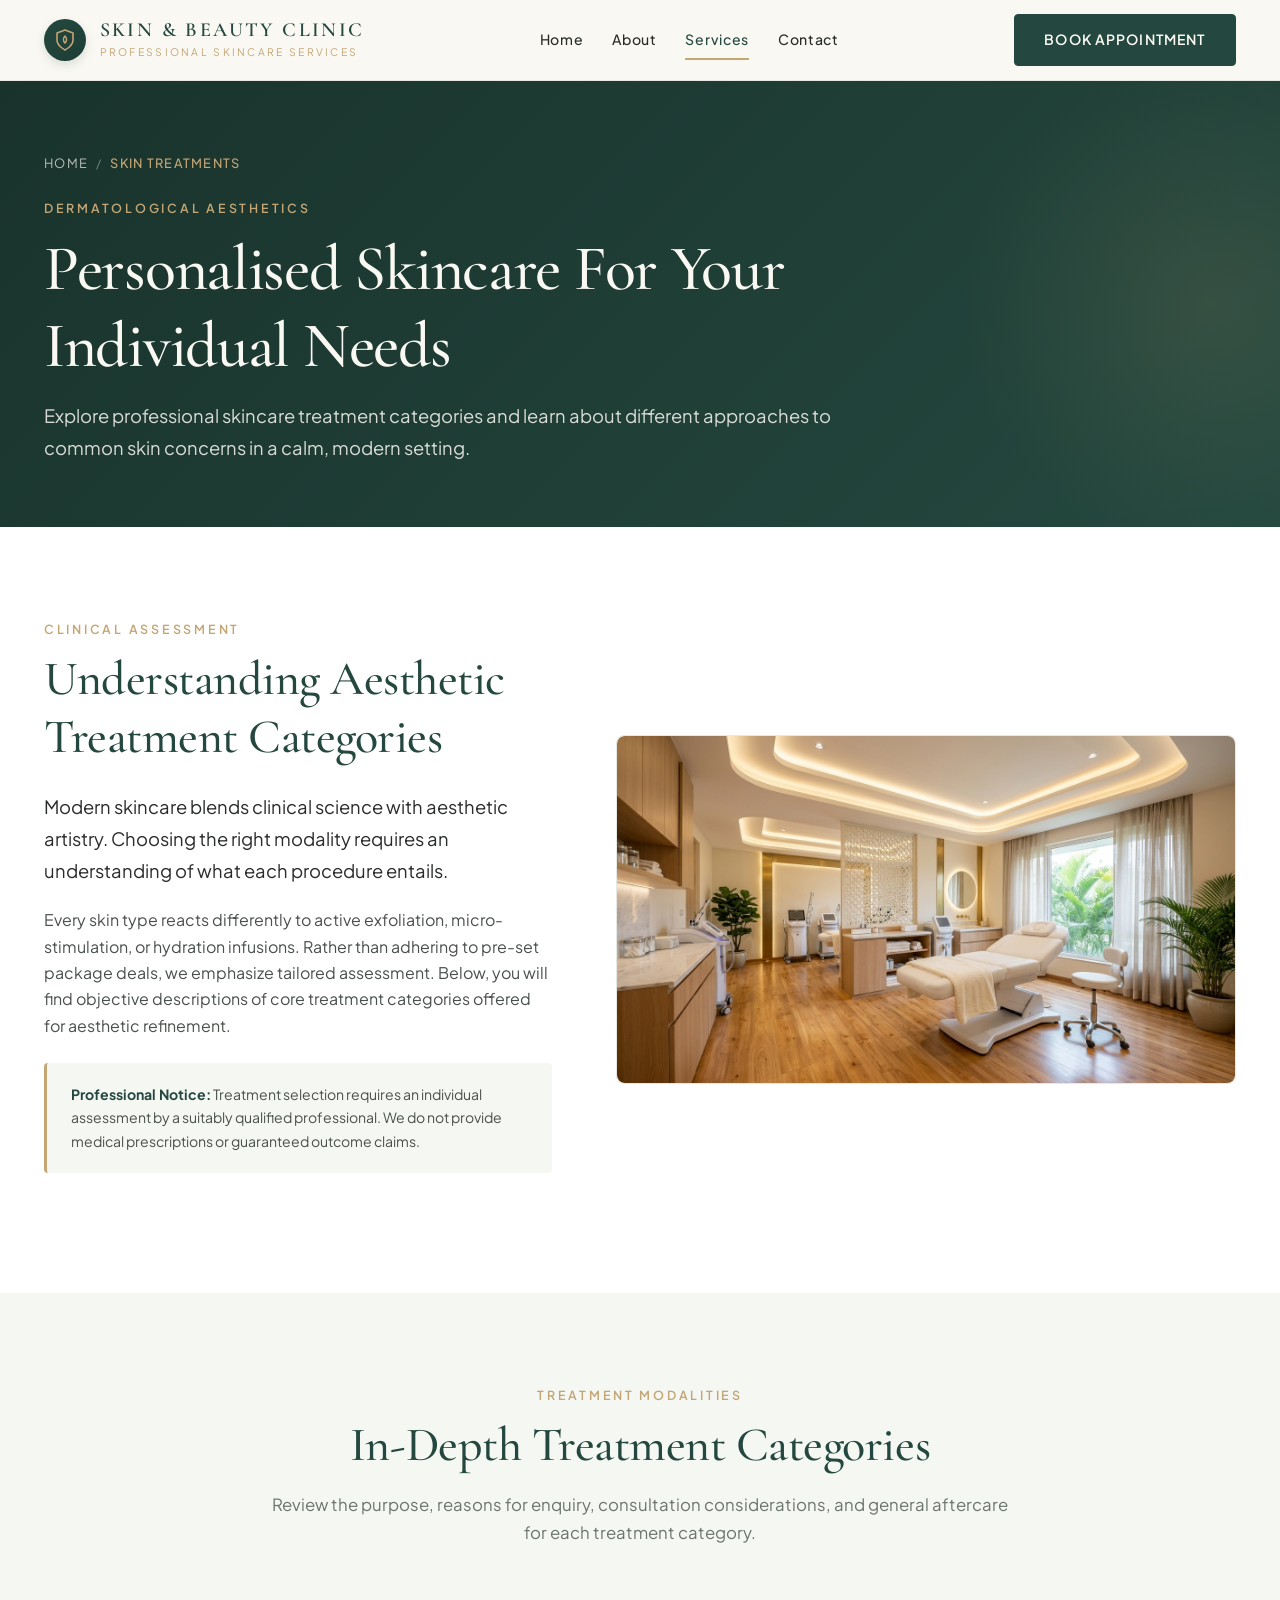
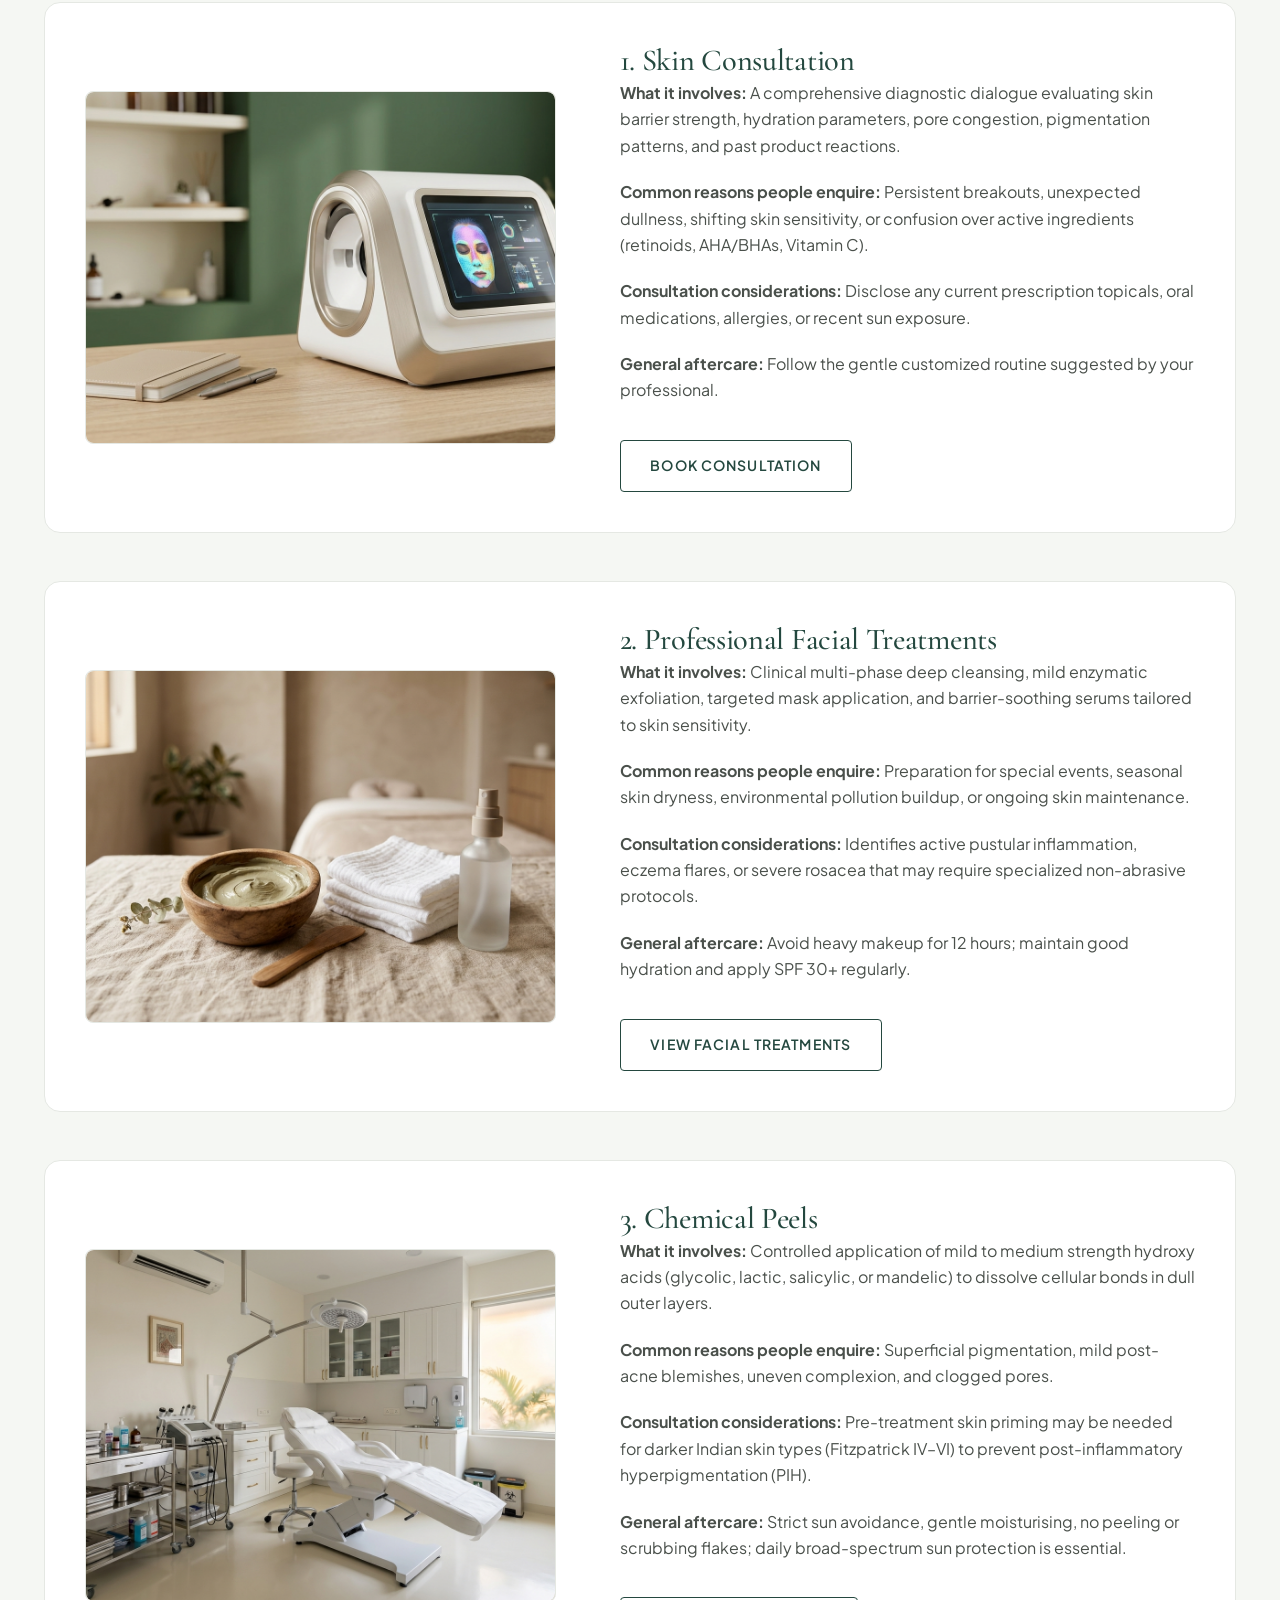
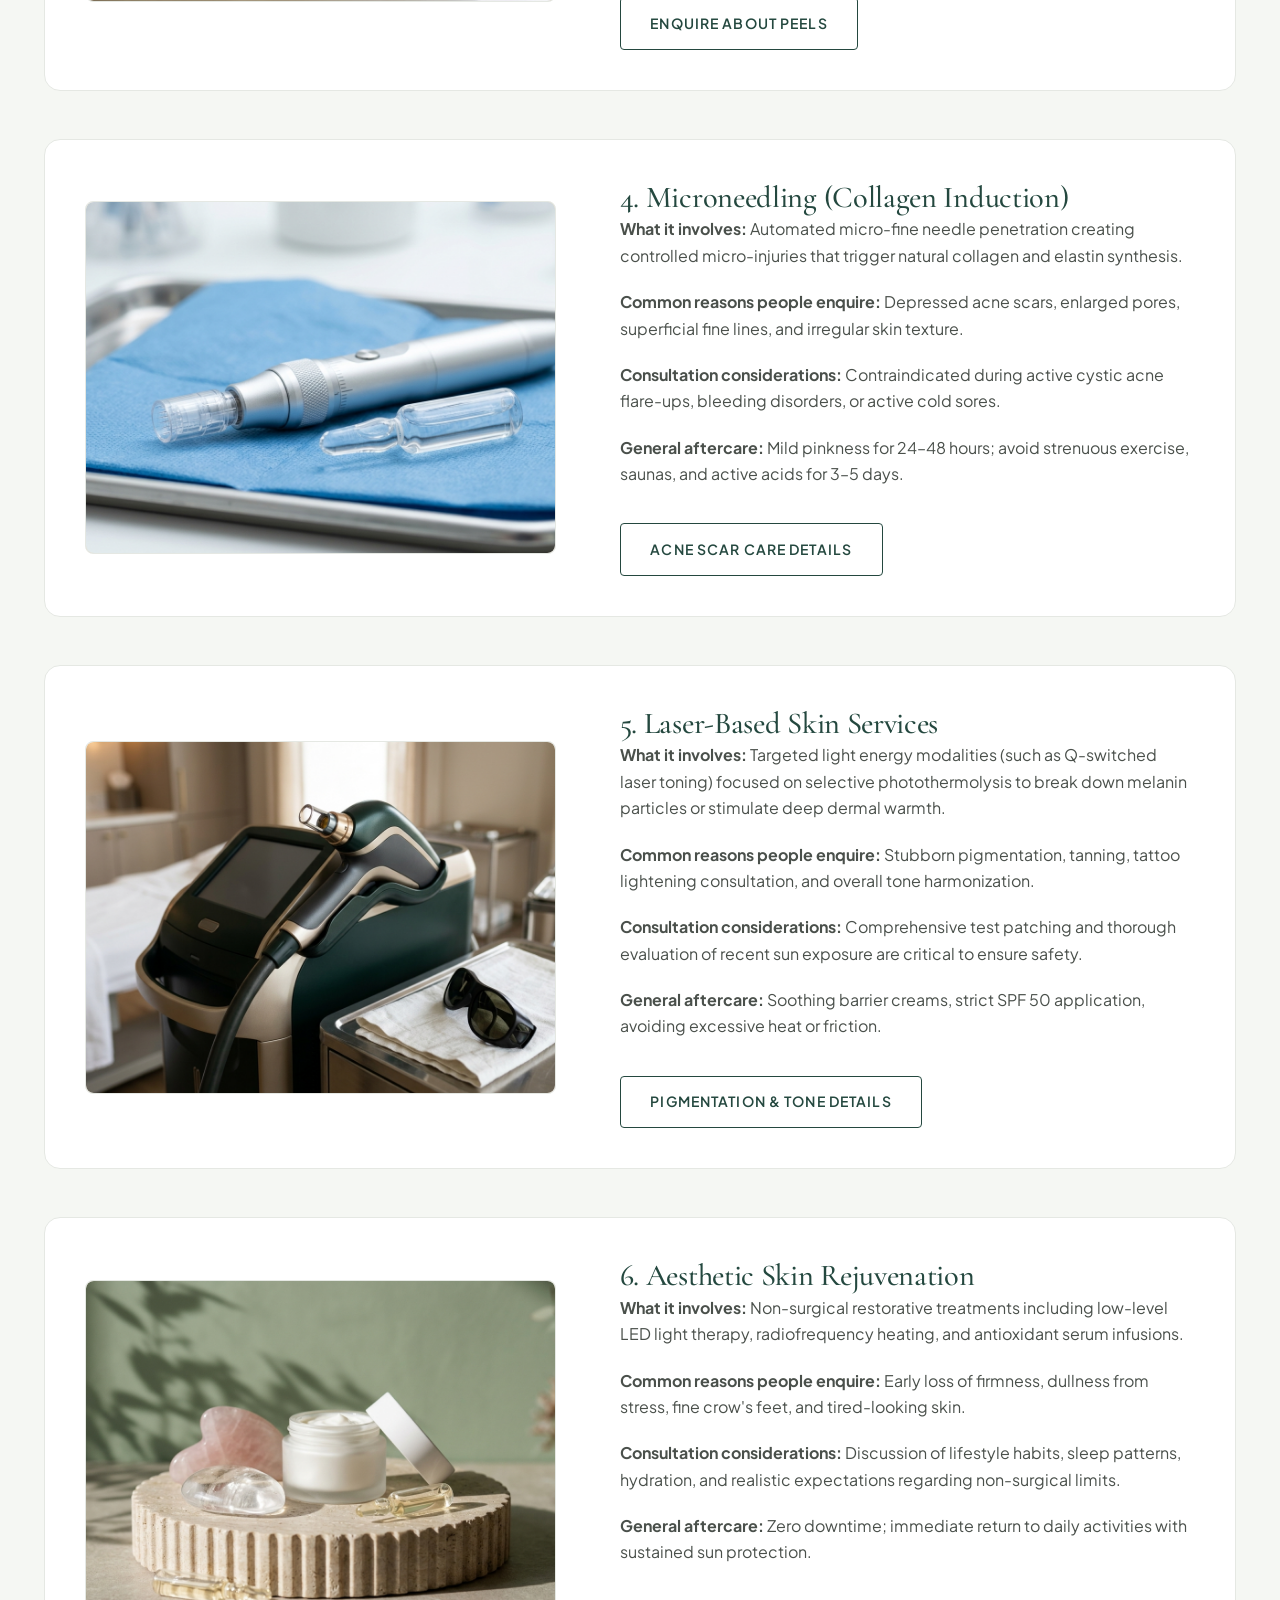
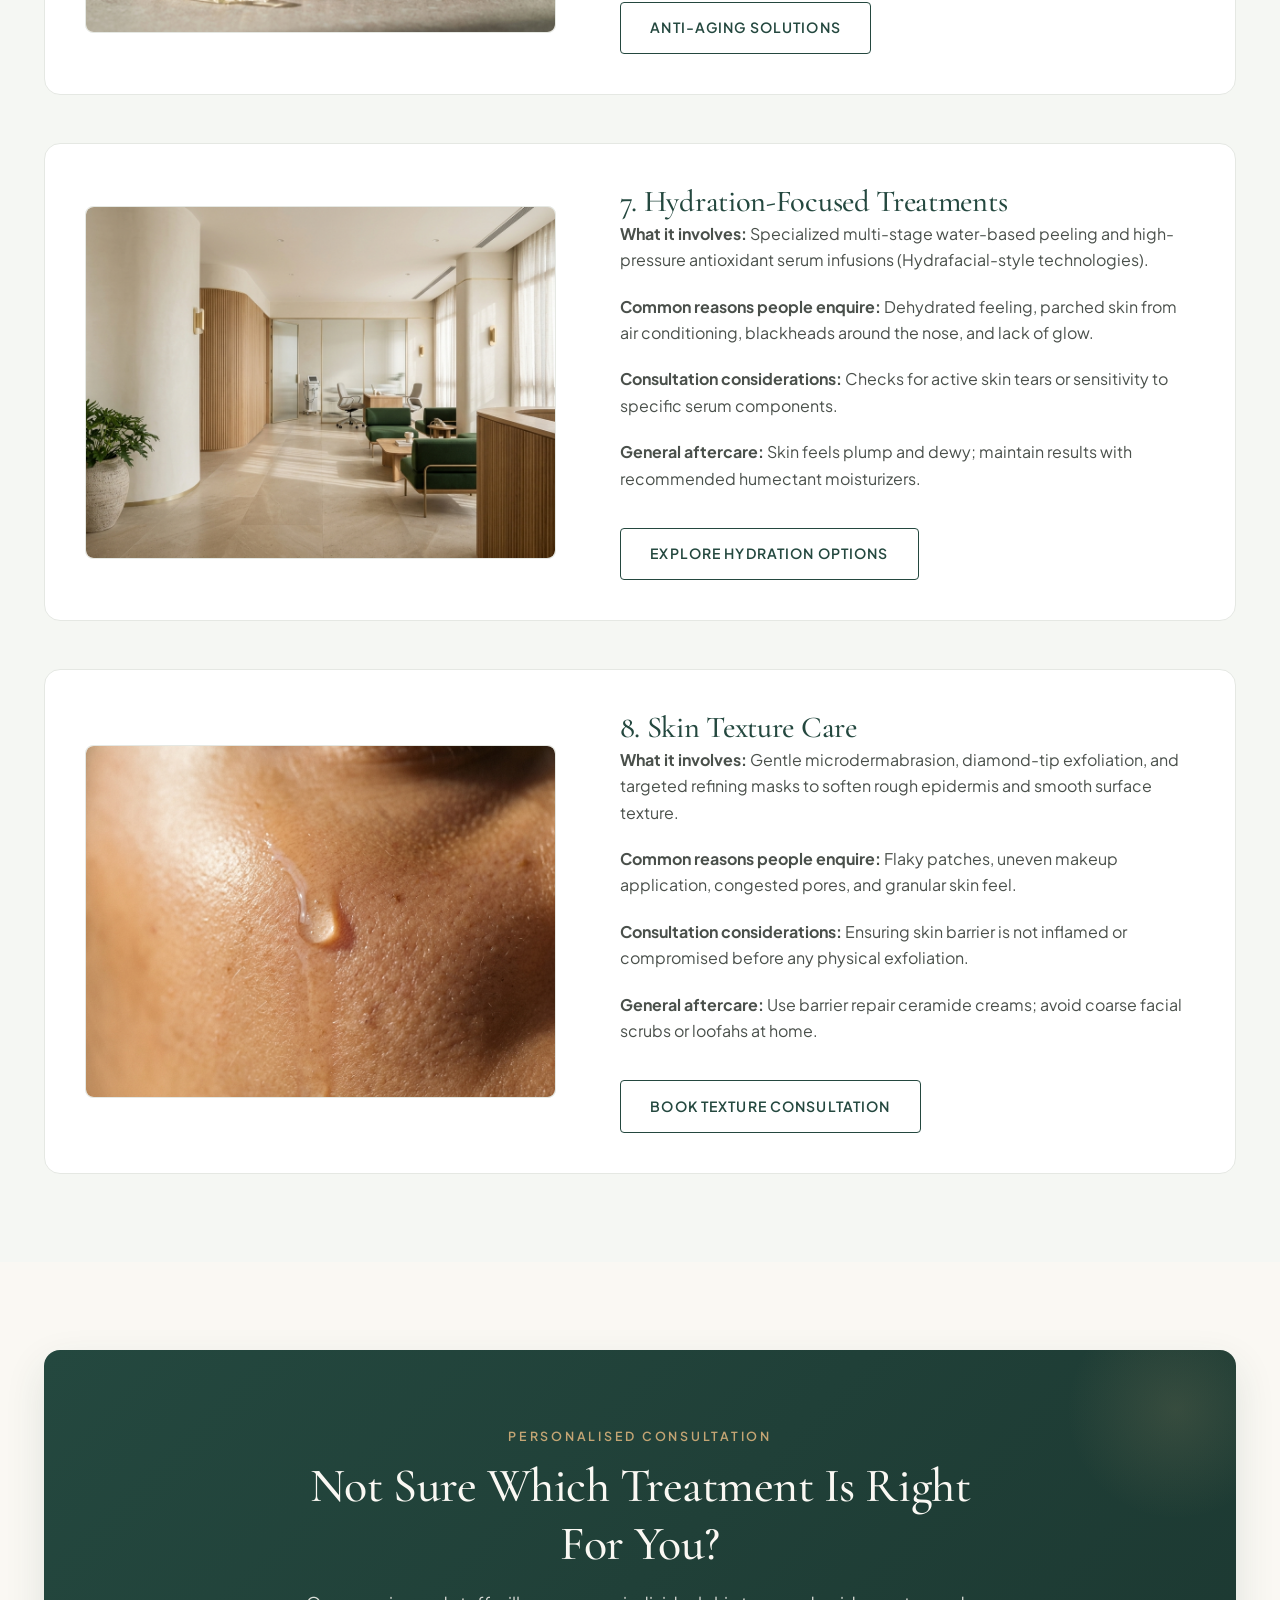
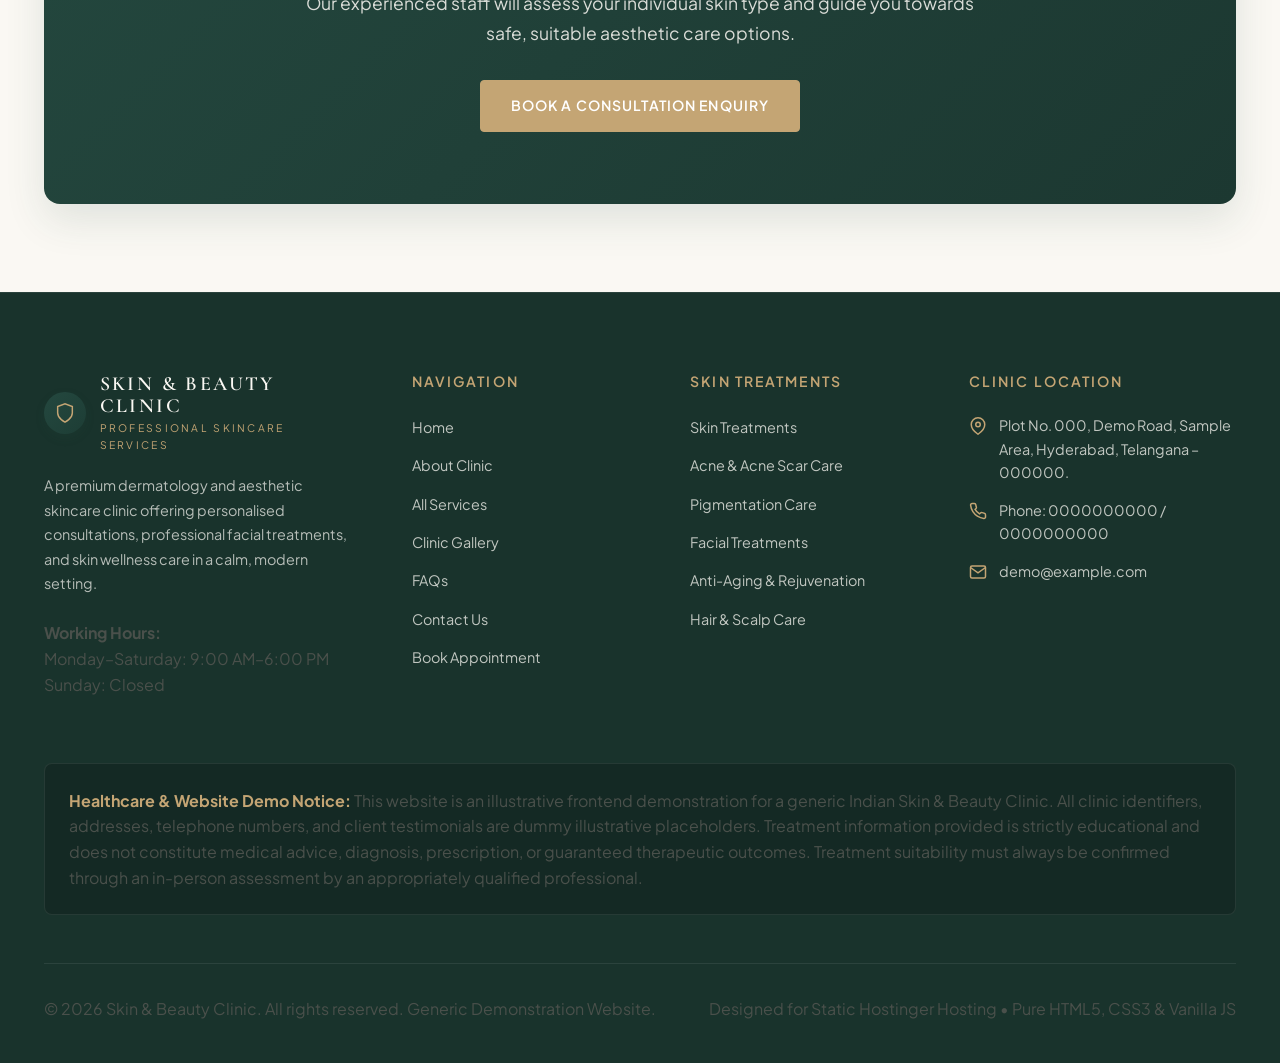
<file: skin-treatments.html>
﻿<!DOCTYPE html>
<html lang="en">
<head>
  <meta charset="UTF-8">
  <meta name="viewport" content="width=device-width, initial-scale=1.0">
  <title>Skin Treatments | Skin &amp; Beauty Clinic Website</title>
  <meta name="description" content="Explore professional skincare treatment categories including chemical peels, microneedling, laser-based skin care, and skin texture treatments.">
  <meta property="og:title" content="Skin Treatments | Skin & Beauty Clinic">
  <meta property="og:description" content="Personalised skincare treatment categories for individual aesthetic concerns.">
  <link rel="stylesheet" href="assets/css/style.css">
  <link rel="icon" type="image/svg+xml" href="data:image/svg+xml,<svg xmlns='http://www.w3.org/2000/svg' viewBox='0 0 24 24' fill='%2324483F'><path d='M12 2C7.5 2 4 5.5 4 10c0 5.25 8 12 8 12s8-6.75 8-12c0-4.5-3.5-8-8-8zm0 11.5c-1.93 0-3.5-1.57-3.5-3.5S10.07 6.5 12 6.5s3.5 1.57 3.5 3.5-1.57 3.5-3.5 3.5z'/></svg>">
</head>
<body>

  <!-- SITE HEADER -->
    <header class="site-header">
    <div class="container header-inner">
      <a href="index.html" class="brand" aria-label="Skin &amp; Beauty Clinic Home">
        <div class="brand-logo-symbol">
          <svg viewBox="0 0 24 24" width="24" height="24" fill="none" stroke="currentColor" stroke-width="1.6" stroke-linecap="round" stroke-linejoin="round">
            <path d="M12 22s8-4 8-10V5l-8-3-8 3v7c0 6 8 10 8 10z"/>
            <path d="M12 8c-2 2-2 5 0 7 2-2 2-5 0-7z"/>
          </svg>
        </div>
        <div class="brand-text">
          <span class="brand-title">Skin &amp; Beauty Clinic</span>
          <span class="brand-subtitle">Professional Skincare Services</span>
        </div>
      </a>

      <nav class="main-nav" aria-label="Main Navigation">
        <ul class="nav-list">
          <li class="nav-item"><a href="index.html" class="nav-link">Home</a></li>
          <li class="nav-item"><a href="about.html" class="nav-link">About</a></li>
          <li class="nav-item"><a href="services.html" class="nav-link">Services</a></li>
          <li class="nav-item"><a href="contact.html" class="nav-link">Contact</a></li>
        </ul>
      </nav>

      <div class="header-cta">
        <a href="appointment.html" class="btn btn-primary">Book Appointment</a>
        <button class="mobile-nav-toggle" aria-label="Open mobile navigation" aria-expanded="false">
          <svg width="24" height="24" viewBox="0 0 24 24" fill="none" stroke="currentColor" stroke-width="2"><line x1="3" y1="12" x2="21" y2="12"/><line x1="3" y1="6" x2="21" y2="6"/><line x1="3" y1="18" x2="21" y2="18"/></svg>
        </button>
      </div>
    </div>

    <!-- Mobile Drawer -->
    <div class="mobile-nav-drawer">
      <ul class="mobile-nav-list">
        <li><a href="index.html" class="mobile-nav-link">Home</a></li>
        <li><a href="about.html" class="mobile-nav-link">About Clinic</a></li>
        <li><a href="services.html" class="mobile-nav-link">Services</a></li>
        <li><a href="contact.html" class="mobile-nav-link">Contact Us</a></li>
      </ul>
      <a href="appointment.html" class="btn btn-primary mobile-cta-btn">Book Consultation</a>
    </div>
  </header>

  <!-- PAGE BANNER -->
  <section class="page-banner">
    <div class="container">
      <nav class="breadcrumb-nav" aria-label="Breadcrumb">
        <ol class="breadcrumb-list">
          <li><a href="index.html">Home</a></li>
          <li class="breadcrumb-separator">/</li>
          <li class="breadcrumb-current" aria-current="page">Skin Treatments</li>
        </ol>
      </nav>
      <div class="page-banner-content">
        <span class="eyebrow" style="color: var(--color-gold);">Dermatological Aesthetics</span>
        <h1>Personalised Skincare For Your Individual Needs</h1>
        <p>Explore professional skincare treatment categories and learn about different approaches to common skin concerns in a calm, modern setting.</p>
      </div>
    </div>
  </section>

  <!-- MAIN CONTENT -->
  <main>
    <!-- INTRODUCTION BANNER -->
    <section class="section bg-white">
      <div class="container">
        <div class="welcome-grid">
          <div class="welcome-content">
            <span class="eyebrow">Clinical Assessment</span>
            <h2>Understanding Aesthetic Treatment Categories</h2>
            <p class="text-lead">Modern skincare blends clinical science with aesthetic artistry. Choosing the right modality requires an understanding of what each procedure entails.</p>
            <p>Every skin type reacts differently to active exfoliation, micro-stimulation, or hydration infusions. Rather than adhering to pre-set package deals, we emphasize tailored assessment. Below, you will find objective descriptions of core treatment categories offered for aesthetic refinement.</p>
            <div class="demo-notice-box" style="margin-top: 1.5rem;">
              <strong>Professional Notice:</strong> Treatment selection requires an individual assessment by a suitably qualified professional. We do not provide medical prescriptions or guaranteed outcome claims.
            </div>
          </div>
          <div>
            <div class="img-placeholder ratio-16-9" data-img-id="IMG-26">
              <img src="images/skin-treatments-hero.jpeg" alt="Modern Dermatology Treatment Room" loading="lazy">
            </div>
          </div>
        </div>
      </div>
    </section>

    <!-- DETAILED TREATMENT SECTIONS -->
    <section class="section bg-light">
      <div class="container">
        <div class="section-header">
          <span class="eyebrow">Treatment Modalities</span>
          <h2>In-Depth Treatment Categories</h2>
          <p>Review the purpose, reasons for enquiry, consultation considerations, and general aftercare for each treatment category.</p>
        </div>

        <div style="display: flex; flex-direction: column; gap: 3rem;">
          <!-- 1. Skin Consultation -->
          <div class="welcome-grid" style="background: var(--color-white); padding: 2.5rem; border-radius: var(--radius-lg); border: 1px solid var(--color-border);">
            <div>
              <div class="img-placeholder ratio-4-3" data-img-id="IMG-03">
                <img src="images/skincare-consultation.jpeg" alt="Comprehensive Diagnostic Skin Consultation" loading="lazy">
              </div>
            </div>
            <div class="welcome-content">
              <h3>1. Skin Consultation</h3>
              <p><strong>What it involves:</strong> A comprehensive diagnostic dialogue evaluating skin barrier strength, hydration parameters, pore congestion, pigmentation patterns, and past product reactions.</p>
              <p><strong>Common reasons people enquire:</strong> Persistent breakouts, unexpected dullness, shifting skin sensitivity, or confusion over active ingredients (retinoids, AHA/BHAs, Vitamin C).</p>
              <p><strong>Consultation considerations:</strong> Disclose any current prescription topicals, oral medications, allergies, or recent sun exposure.</p>
              <p><strong>General aftercare:</strong> Follow the gentle customized routine suggested by your professional.</p>
              <a href="appointment.html?topic=Skin-Consultation" class="btn btn-secondary" style="margin-top: 1rem;">Book Consultation</a>
            </div>
          </div>

          <!-- 2. Professional Facial Treatments -->
          <div class="welcome-grid" style="background: var(--color-white); padding: 2.5rem; border-radius: var(--radius-lg); border: 1px solid var(--color-border);">
            <div>
              <div class="img-placeholder ratio-4-3" data-img-id="IMG-20">
                <img src="images/professional-facials.jpeg" alt="Professional Clinical Facial Treatment Session" loading="lazy">
              </div>
            </div>
            <div class="welcome-content">
              <h3>2. Professional Facial Treatments</h3>
              <p><strong>What it involves:</strong> Clinical multi-phase deep cleansing, mild enzymatic exfoliation, targeted mask application, and barrier-soothing serums tailored to skin sensitivity.</p>
              <p><strong>Common reasons people enquire:</strong> Preparation for special events, seasonal skin dryness, environmental pollution buildup, or ongoing skin maintenance.</p>
              <p><strong>Consultation considerations:</strong> Identifies active pustular inflammation, eczema flares, or severe rosacea that may require specialized non-abrasive protocols.</p>
              <p><strong>General aftercare:</strong> Avoid heavy makeup for 12 hours; maintain good hydration and apply SPF 30+ regularly.</p>
              <a href="facial-treatments.html" class="btn btn-secondary" style="margin-top: 1rem;">View Facial Treatments</a>
            </div>
          </div>

          <!-- 3. Chemical Peels -->
          <div class="welcome-grid" style="background: var(--color-white); padding: 2.5rem; border-radius: var(--radius-lg); border: 1px solid var(--color-border);">
            <div>
              <div class="img-placeholder ratio-4-3" data-img-id="IMG-15">
                <img src="images/chemical-peel-treatment.jpeg" alt="Aesthetic Chemical Peel Treatment" loading="lazy">
              </div>
            </div>
            <div class="welcome-content">
              <h3>3. Chemical Peels</h3>
              <p><strong>What it involves:</strong> Controlled application of mild to medium strength hydroxy acids (glycolic, lactic, salicylic, or mandelic) to dissolve cellular bonds in dull outer layers.</p>
              <p><strong>Common reasons people enquire:</strong> Superficial pigmentation, mild post-acne blemishes, uneven complexion, and clogged pores.</p>
              <p><strong>Consultation considerations:</strong> Pre-treatment skin priming may be needed for darker Indian skin types (Fitzpatrick IV&ndash;VI) to prevent post-inflammatory hyperpigmentation (PIH).</p>
              <p><strong>General aftercare:</strong> Strict sun avoidance, gentle moisturising, no peeling or scrubbing flakes; daily broad-spectrum sun protection is essential.</p>
              <a href="appointment.html?topic=Chemical-Peels" class="btn btn-secondary" style="margin-top: 1rem;">Enquire About Peels</a>
            </div>
          </div>

          <!-- 4. Microneedling -->
          <div class="welcome-grid" style="background: var(--color-white); padding: 2.5rem; border-radius: var(--radius-lg); border: 1px solid var(--color-border);">
            <div>
              <div class="img-placeholder ratio-4-3" data-img-id="IMG-18">
                <img src="images/microneedling-treatment.jpeg" alt="Microneedling Collagen Induction Care" loading="lazy">
              </div>
            </div>
            <div class="welcome-content">
              <h3>4. Microneedling (Collagen Induction)</h3>
              <p><strong>What it involves:</strong> Automated micro-fine needle penetration creating controlled micro-injuries that trigger natural collagen and elastin synthesis.</p>
              <p><strong>Common reasons people enquire:</strong> Depressed acne scars, enlarged pores, superficial fine lines, and irregular skin texture.</p>
              <p><strong>Consultation considerations:</strong> Contraindicated during active cystic acne flare-ups, bleeding disorders, or active cold sores.</p>
              <p><strong>General aftercare:</strong> Mild pinkness for 24&ndash;48 hours; avoid strenuous exercise, saunas, and active acids for 3&ndash;5 days.</p>
              <a href="acne-care.html" class="btn btn-secondary" style="margin-top: 1rem;">Acne Scar Care Details</a>
            </div>
          </div>

          <!-- 5. Laser-Based Skin Services -->
          <div class="welcome-grid" style="background: var(--color-white); padding: 2.5rem; border-radius: var(--radius-lg); border: 1px solid var(--color-border);">
            <div>
              <div class="img-placeholder ratio-4-3" data-img-id="IMG-17">
                <img src="images/laser-skin-treatment.jpeg" alt="Laser Skin Toning Care" loading="lazy">
              </div>
            </div>
            <div class="welcome-content">
              <h3>5. Laser-Based Skin Services</h3>
              <p><strong>What it involves:</strong> Targeted light energy modalities (such as Q-switched laser toning) focused on selective photothermolysis to break down melanin particles or stimulate deep dermal warmth.</p>
              <p><strong>Common reasons people enquire:</strong> Stubborn pigmentation, tanning, tattoo lightening consultation, and overall tone harmonization.</p>
              <p><strong>Consultation considerations:</strong> Comprehensive test patching and thorough evaluation of recent sun exposure are critical to ensure safety.</p>
              <p><strong>General aftercare:</strong> Soothing barrier creams, strict SPF 50 application, avoiding excessive heat or friction.</p>
              <a href="pigmentation.html" class="btn btn-secondary" style="margin-top: 1rem;">Pigmentation &amp; Tone Details</a>
            </div>
          </div>

          <!-- 6. Skin Rejuvenation -->
          <div class="welcome-grid" style="background: var(--color-white); padding: 2.5rem; border-radius: var(--radius-lg); border: 1px solid var(--color-border);">
            <div>
              <div class="img-placeholder ratio-4-3" data-img-id="IMG-19">
                <img src="images/anti-aging-treatment.jpeg" alt="Aesthetic Skin Rejuvenation Therapy" loading="lazy">
              </div>
            </div>
            <div class="welcome-content">
              <h3>6. Aesthetic Skin Rejuvenation</h3>
              <p><strong>What it involves:</strong> Non-surgical restorative treatments including low-level LED light therapy, radiofrequency heating, and antioxidant serum infusions.</p>
              <p><strong>Common reasons people enquire:</strong> Early loss of firmness, dullness from stress, fine crow's feet, and tired-looking skin.</p>
              <p><strong>Consultation considerations:</strong> Discussion of lifestyle habits, sleep patterns, hydration, and realistic expectations regarding non-surgical limits.</p>
              <p><strong>General aftercare:</strong> Zero downtime; immediate return to daily activities with sustained sun protection.</p>
              <a href="anti-aging.html" class="btn btn-secondary" style="margin-top: 1rem;">Anti-Aging Solutions</a>
            </div>
          </div>

          <!-- 7. Hydration-Focused Treatments -->
          <div class="welcome-grid" style="background: var(--color-white); padding: 2.5rem; border-radius: var(--radius-lg); border: 1px solid var(--color-border);">
            <div>
              <div class="img-placeholder ratio-4-3" data-img-id="IMG-16">
                <img src="images/hydrafacial-style-treatment.jpeg" alt="Hydration-Focused Vortex Facial" loading="lazy">
              </div>
            </div>
            <div class="welcome-content">
              <h3>7. Hydration-Focused Treatments</h3>
              <p><strong>What it involves:</strong> Specialized multi-stage water-based peeling and high-pressure antioxidant serum infusions (Hydrafacial-style technologies).</p>
              <p><strong>Common reasons people enquire:</strong> Dehydrated feeling, parched skin from air conditioning, blackheads around the nose, and lack of glow.</p>
              <p><strong>Consultation considerations:</strong> Checks for active skin tears or sensitivity to specific serum components.</p>
              <p><strong>General aftercare:</strong> Skin feels plump and dewy; maintain results with recommended humectant moisturizers.</p>
              <a href="facial-treatments.html" class="btn btn-secondary" style="margin-top: 1rem;">Explore Hydration Options</a>
            </div>
          </div>

          <!-- 8. Skin Texture Care -->
          <div class="welcome-grid" style="background: var(--color-white); padding: 2.5rem; border-radius: var(--radius-lg); border: 1px solid var(--color-border);">
            <div>
              <div class="img-placeholder ratio-4-3" data-img-id="IMG-27">
                <img src="images/skin-texture-care.jpeg" alt="Healthy Skin Texture Refinement" loading="lazy">
              </div>
            </div>
            <div class="welcome-content">
              <h3>8. Skin Texture Care</h3>
              <p><strong>What it involves:</strong> Gentle microdermabrasion, diamond-tip exfoliation, and targeted refining masks to soften rough epidermis and smooth surface texture.</p>
              <p><strong>Common reasons people enquire:</strong> Flaky patches, uneven makeup application, congested pores, and granular skin feel.</p>
              <p><strong>Consultation considerations:</strong> Ensuring skin barrier is not inflamed or compromised before any physical exfoliation.</p>
              <p><strong>General aftercare:</strong> Use barrier repair ceramide creams; avoid coarse facial scrubs or loofahs at home.</p>
              <a href="appointment.html?topic=Skin-Texture" class="btn btn-secondary" style="margin-top: 1rem;">Book Texture Consultation</a>
            </div>
          </div>
        </div>
      </div>
    </section>

    <!-- APPOINTMENT CTA -->
    <section class="section bg-ivory">
      <div class="container">
        <div class="cta-banner">
          <div class="cta-banner-content">
            <span class="eyebrow" style="color: var(--color-gold);">Personalised Consultation</span>
            <h2>Not Sure Which Treatment Is Right For You?</h2>
            <p>Our experienced staff will assess your individual skin type and guide you towards safe, suitable aesthetic care options.</p>
            <a href="appointment.html" class="btn btn-gold">Book a Consultation Enquiry</a>
          </div>
        </div>
      </div>
    </section>
  </main>

  <!-- SITE FOOTER -->
  <footer class="site-footer">
    <div class="container">
      <div class="footer-grid">
        <div class="footer-brand">
          <a href="index.html" class="brand">
            <div class="brand-logo-symbol">
              <svg viewBox="0 0 24 24" width="22" height="22" fill="none" stroke="currentColor" stroke-width="1.6"><path d="M12 22s8-4 8-10V5l-8-3-8 3v7c0 6 8 10 8 10z"/></svg>
            </div>
            <div class="brand-text">
              <span class="brand-title">Skin &amp; Beauty Clinic</span>
              <span class="brand-subtitle">Professional Skincare Services</span>
            </div>
          </a>
          <p class="footer-desc">A premium dermatology and aesthetic skincare clinic offering personalised consultations, professional facial treatments, and skin wellness care in a calm, modern setting.</p>
          <div class="footer-hours">
            <p><strong>Working Hours:</strong><br>Monday&ndash;Saturday: 9:00 AM&ndash;6:00 PM<br>Sunday: Closed</p>
          </div>
        </div>

        <div class="footer-col">
          <h4>Navigation</h4>
          <ul class="footer-links">
            <li><a href="index.html">Home</a></li>
            <li><a href="about.html">About Clinic</a></li>
            <li><a href="services.html">All Services</a></li>
            <li><a href="gallery.html">Clinic Gallery</a></li>
            <li><a href="faq.html">FAQs</a></li>
            <li><a href="contact.html">Contact Us</a></li>
            <li><a href="appointment.html">Book Appointment</a></li>
          </ul>
        </div>

        <div class="footer-col">
          <h4>Skin Treatments</h4>
          <ul class="footer-links">
            <li><a href="skin-treatments.html">Skin Treatments</a></li>
            <li><a href="acne-care.html">Acne &amp; Acne Scar Care</a></li>
            <li><a href="pigmentation.html">Pigmentation Care</a></li>
            <li><a href="facial-treatments.html">Facial Treatments</a></li>
            <li><a href="anti-aging.html">Anti-Aging &amp; Rejuvenation</a></li>
            <li><a href="hair-care.html">Hair &amp; Scalp Care</a></li>
          </ul>
        </div>

        <div class="footer-col">
          <h4>Clinic Location</h4>
          <ul class="footer-contact-list">
            <li>
              <svg width="18" height="18" viewBox="0 0 24 24" fill="none" stroke="currentColor" stroke-width="2"><path d="M21 10c0 7-9 13-9 13s-9-6-9-13a9 9 0 0 1 18 0z"/><circle cx="12" cy="10" r="3"/></svg>
              <span>Plot No. 000, Demo Road, Sample Area, Hyderabad, Telangana &ndash; 000000.</span>
            </li>
            <li>
              <svg width="18" height="18" viewBox="0 0 24 24" fill="none" stroke="currentColor" stroke-width="2"><path d="M22 16.92v3a2 2 0 0 1-2.18 2 19.79 19.79 0 0 1-8.63-3.07 19.5 19.5 0 0 1-6-6 19.79 19.79 0 0 1-3.07-8.67A2 2 0 0 1 4.11 2h3a2 2 0 0 1 2 1.72 12.84 12.84 0 0 0 .7 2.81 2 2 0 0 1-.45 2.11L8.09 9.91a16 16 0 0 0 6 6l1.27-1.27a2 2 0 0 1 2.11-.45 12.84 12.84 0 0 0 2.81.7A2 2 0 0 1 22 16.92z"/></svg>
              <span>Phone: 0000000000 / 0000000000</span>
            </li>
            <li>
              <svg width="18" height="18" viewBox="0 0 24 24" fill="none" stroke="currentColor" stroke-width="2"><path d="M4 4h16c1.1 0 2 .9 2 2v12c0 1.1-.9 2-2 2H4c-1.1 0-2-.9-2-2V6c0-1.1.9-2 2-2z"/><polyline points="22,6 12,13 2,6"/></svg>
              <span>demo@example.com</span>
            </li>
          </ul>
        </div>
      </div>

      <div class="footer-disclaimer-card">
        <p><strong>Healthcare &amp; Website Demo Notice:</strong> This website is an illustrative frontend demonstration for a generic Indian Skin &amp; Beauty Clinic. All clinic identifiers, addresses, telephone numbers, and client testimonials are dummy illustrative placeholders. Treatment information provided is strictly educational and does not constitute medical advice, diagnosis, prescription, or guaranteed therapeutic outcomes. Treatment suitability must always be confirmed through an in-person assessment by an appropriately qualified professional.</p>
      </div>

      <div class="footer-bottom">
        <p>&copy; 2026 Skin &amp; Beauty Clinic. All rights reserved. Generic Demonstration Website.</p>
        <p>Designed for Static Hostinger Hosting  &bull;  Pure HTML5, CSS3 &amp; Vanilla JS</p>
      </div>
    </div>
  </footer>

  <button id="scrollTopBtn" class="scroll-top-btn" aria-label="Scroll to top of page">
    <svg width="20" height="20" viewBox="0 0 24 24" fill="none" stroke="currentColor" stroke-width="2.5"><polyline points="18 15 12 9 6 15"/></svg>
  </button>

  <script src="assets/js/script.js"></script>
</body>
</html>
</file>
<file: assets/css/style.css>
/* ==========================================================================
   SKIN & BEAUTY CLINIC — LUXURY EDITORIAL STYLESHEET
   Pure CSS3 • Modern Responsive Grid & Flexbox • No External Frameworks
   Color Palette:
     - Forest Green: #24483F
     - Sage Green: #A9B9A4
     - Soft Ivory: #FAF8F3
     - Warm Beige: #E9DFD1
     - Champagne Gold: #C4A574
     - White: #FFFFFF
     - Charcoal: #292D2A
     - Light Background: #F5F7F3
   ========================================================================== */

@import url('https://fonts.googleapis.com/css2?family=Cormorant+Garamond:ital,wght@0,400;0,500;0,600;0,700;1,400&family=Plus+Jakarta+Sans:wght@300;400;500;600;700&display=swap');

:root {
  /* Colors */
  --color-forest: #24483F;
  --color-forest-dark: #19332C;
  --color-forest-light: #2E5C50;
  --color-sage: #A9B9A4;
  --color-sage-light: #E8EFE6;
  --color-sage-border: #D1DDD0;
  --color-ivory: #FAF8F3;
  --color-ivory-warm: #F6F3EC;
  --color-beige: #E9DFD1;
  --color-beige-dark: #D4C6B3;
  --color-gold: #C4A574;
  --color-gold-hover: #B29261;
  --color-gold-light: #F2E8DA;
  --color-white: #FFFFFF;
  --color-charcoal: #292D2A;
  --color-charcoal-light: #4A504B;
  --color-muted: #6C746E;
  --color-light-bg: #F5F7F3;
  --color-border: #E5E8E3;
  --color-border-subtle: #ECEFEA;

  /* Typography */
  --font-serif: 'Cormorant Garamond', Garamond, 'Playfair Display', Georgia, serif;
  --font-sans: 'Plus Jakarta Sans', system-ui, -apple-system, BlinkMacSystemFont, 'Segoe UI', Roboto, Helvetica, Arial, sans-serif;

  /* Layout & Spacing */
  --container-max: 1240px;
  --container-narrow: 920px;
  --radius-sm: 4px;
  --radius-md: 8px;
  --radius-lg: 16px;
  --radius-xl: 24px;
  --radius-full: 9999px;

  /* Shadows */
  --shadow-subtle: 0 4px 20px rgba(36, 72, 63, 0.04);
  --shadow-soft: 0 10px 30px rgba(36, 72, 63, 0.07);
  --shadow-hover: 0 16px 40px rgba(36, 72, 63, 0.12);
  --shadow-card: 0 2px 12px rgba(41, 45, 42, 0.05);

  /* Transitions */
  --transition-fast: 0.2s cubic-bezier(0.16, 1, 0.3, 1);
  --transition-normal: 0.35s cubic-bezier(0.16, 1, 0.3, 1);
  --transition-slow: 0.6s cubic-bezier(0.16, 1, 0.3, 1);
}

/* Base Resets */
*, *::before, *::after {
  box-sizing: border-box;
  margin: 0;
  padding: 0;
}

html {
  font-size: 16px;
  scroll-behavior: smooth;
  -webkit-font-smoothing: antialiased;
  -moz-osx-font-smoothing: grayscale;
}

body {
  font-family: var(--font-sans);
  color: var(--color-charcoal);
  background-color: var(--color-ivory);
  line-height: 1.65;
  font-weight: 400;
  overflow-x: hidden;
}

img, svg {
  display: block;
  max-width: 100%;
}

a {
  color: inherit;
  text-decoration: none;
  transition: color var(--transition-fast);
}

button, input, select, textarea {
  font-family: inherit;
  font-size: inherit;
  color: inherit;
  border: none;
  background: none;
  outline: none;
}

button {
  cursor: pointer;
}

ul, ol {
  list-style: none;
}

/* ==========================================================================
   TYPOGRAPHY
   ========================================================================== */
h1, h2, h3, h4, h5, h6 {
  font-family: var(--font-serif);
  color: var(--color-forest);
  font-weight: 500;
  line-height: 1.2;
  letter-spacing: -0.01em;
}

h1 {
  font-size: clamp(2.4rem, 5vw, 4rem);
  letter-spacing: -0.02em;
}

h2 {
  font-size: clamp(2rem, 4vw, 3rem);
}

h3 {
  font-size: clamp(1.4rem, 2.5vw, 1.9rem);
}

h4 {
  font-size: 1.35rem;
}

h5 {
  font-size: 1.15rem;
}

p {
  color: var(--color-charcoal-light);
  font-size: 1rem;
}

.text-lead {
  font-size: 1.15rem;
  line-height: 1.75;
  color: var(--color-charcoal);
}

.eyebrow {
  display: inline-block;
  font-family: var(--font-sans);
  font-size: 0.78rem;
  font-weight: 600;
  letter-spacing: 0.22em;
  text-transform: uppercase;
  color: var(--color-gold);
  margin-bottom: 0.75rem;
}

.eyebrow-forest {
  color: var(--color-forest);
}

.text-gold {
  color: var(--color-gold);
}

.text-forest {
  color: var(--color-forest);
}

.text-muted {
  color: var(--color-muted);
}

/* ==========================================================================
   LAYOUT CONTAINERS & HELPERS
   ========================================================================== */
.container {
  width: 100%;
  max-width: var(--container-max);
  margin-left: auto;
  margin-right: auto;
  padding-left: 1.5rem;
  padding-right: 1.5rem;
}

.container-narrow {
  max-width: var(--container-narrow);
}

.section {
  padding-top: 5.5rem;
  padding-bottom: 5.5rem;
  position: relative;
}

.section-sm {
  padding-top: 3.5rem;
  padding-bottom: 3.5rem;
}

.section-lg {
  padding-top: 7rem;
  padding-bottom: 7rem;
}

.bg-ivory {
  background-color: var(--color-ivory);
}

.bg-white {
  background-color: var(--color-white);
}

.bg-light {
  background-color: var(--color-light-bg);
}

.bg-beige {
  background-color: var(--color-beige);
}

.bg-forest {
  background-color: var(--color-forest);
  color: var(--color-ivory);
}

.bg-forest h1, .bg-forest h2, .bg-forest h3, .bg-forest h4, .bg-forest p {
  color: var(--color-ivory);
}

.bg-forest p {
  color: rgba(250, 248, 243, 0.85);
}

.section-header {
  text-align: center;
  max-width: 760px;
  margin: 0 auto 3.5rem auto;
}

.section-header.text-left {
  text-align: left;
  margin-left: 0;
}

.section-header h2 {
  margin-bottom: 1rem;
}

.section-header p {
  font-size: 1.05rem;
  color: var(--color-muted);
}

/* ==========================================================================
   BUTTONS & LINKS
   ========================================================================== */
.btn {
  display: inline-flex;
  align-items: center;
  justify-content: center;
  gap: 0.65rem;
  padding: 0.85rem 1.85rem;
  font-family: var(--font-sans);
  font-size: 0.88rem;
  font-weight: 600;
  letter-spacing: 0.08em;
  text-transform: uppercase;
  border-radius: var(--radius-sm);
  transition: all var(--transition-normal);
  text-align: center;
  white-space: nowrap;
}

.btn-primary {
  background-color: var(--color-forest);
  color: var(--color-ivory);
  border: 1px solid var(--color-forest);
}

.btn-primary:hover {
  background-color: var(--color-forest-dark);
  border-color: var(--color-forest-dark);
  color: var(--color-white);
  transform: translateY(-2px);
  box-shadow: 0 8px 20px rgba(36, 72, 63, 0.2);
}

.btn-secondary {
  background-color: transparent;
  color: var(--color-forest);
  border: 1px solid var(--color-forest);
}

.btn-secondary:hover {
  background-color: var(--color-forest);
  color: var(--color-ivory);
  transform: translateY(-2px);
}

.btn-gold {
  background-color: var(--color-gold);
  color: var(--color-white);
  border: 1px solid var(--color-gold);
}

.btn-gold:hover {
  background-color: var(--color-gold-hover);
  border-color: var(--color-gold-hover);
  transform: translateY(-2px);
  box-shadow: 0 8px 20px rgba(196, 165, 116, 0.25);
}

.btn-outline-white {
  background-color: transparent;
  color: var(--color-white);
  border: 1px solid rgba(255, 255, 255, 0.7);
}

.btn-outline-white:hover {
  background-color: var(--color-white);
  color: var(--color-forest);
  transform: translateY(-2px);
}

.btn-text-link {
  display: inline-flex;
  align-items: center;
  gap: 0.5rem;
  font-family: var(--font-sans);
  font-size: 0.85rem;
  font-weight: 600;
  letter-spacing: 0.08em;
  text-transform: uppercase;
  color: var(--color-forest);
  position: relative;
  padding-bottom: 2px;
}

.btn-text-link::after {
  content: '';
  position: absolute;
  bottom: 0;
  left: 0;
  width: 100%;
  height: 1px;
  background-color: var(--color-gold);
  transition: width var(--transition-fast);
}

.btn-text-link:hover {
  color: var(--color-gold);
}

.btn-text-link svg {
  transition: transform var(--transition-fast);
}

.btn-text-link:hover svg {
  transform: translateX(4px);
}

/* ==========================================================================
   HEADER & NAVIGATION
   ========================================================================== */
.site-header {
  position: sticky;
  top: 0;
  left: 0;
  width: 100%;
  z-index: 1000;
  background-color: rgba(250, 248, 243, 0.94);
  backdrop-filter: blur(12px);
  -webkit-backdrop-filter: blur(12px);
  border-bottom: 1px solid var(--color-border);
  transition: all var(--transition-normal);
}

.site-header.scrolled {
  background-color: rgba(255, 255, 255, 0.98);
  box-shadow: var(--shadow-subtle);
  border-bottom-color: rgba(0, 0, 0, 0.05);
}

.header-inner {
  display: flex;
  align-items: center;
  justify-content: space-between;
  height: 80px;
}

/* Brand Identity */
.brand {
  display: flex;
  align-items: center;
  gap: 0.85rem;
  text-decoration: none;
}

.brand-logo-symbol {
  width: 42px;
  height: 42px;
  display: flex;
  align-items: center;
  justify-content: center;
  background: linear-gradient(135deg, var(--color-forest), #1d3d35);
  color: var(--color-gold);
  border-radius: 50%;
  padding: 8px;
  box-shadow: 0 4px 10px rgba(36, 72, 63, 0.15);
  flex-shrink: 0;
}

.brand-text {
  display: flex;
  flex-direction: column;
}

.brand-title {
  font-family: var(--font-serif);
  font-size: 1.25rem;
  font-weight: 600;
  letter-spacing: 0.12em;
  text-transform: uppercase;
  color: var(--color-forest);
  line-height: 1.1;
}

.brand-subtitle {
  font-family: var(--font-sans);
  font-size: 0.65rem;
  letter-spacing: 0.22em;
  text-transform: uppercase;
  color: var(--color-gold);
  margin-top: 2px;
}

/* Nav Menu */
.main-nav {
  display: flex;
  align-items: center;
  gap: 2rem;
}

.nav-list {
  display: flex;
  align-items: center;
  gap: 1.8rem;
}

.nav-item {
  position: relative;
}

.nav-link {
  font-size: 0.88rem;
  font-weight: 500;
  letter-spacing: 0.05em;
  color: var(--color-charcoal);
  padding: 0.5rem 0;
  display: inline-flex;
  align-items: center;
  gap: 0.35rem;
  position: relative;
  transition: color var(--transition-fast);
}

.nav-link::after {
  content: '';
  position: absolute;
  bottom: 0;
  left: 0;
  width: 0;
  height: 2px;
  background-color: var(--color-gold);
  transition: width var(--transition-normal);
}

.nav-link:hover,
.nav-link.active {
  color: var(--color-forest);
}

.nav-link:hover::after,
.nav-link.active::after {
  width: 100%;
}

.dropdown-toggle svg {
  transition: transform var(--transition-fast);
}

.has-dropdown:hover .dropdown-toggle svg {
  transform: rotate(180deg);
}

/* Dropdown Menu */
.dropdown-menu {
  position: absolute;
  top: 100%;
  left: -1rem;
  min-width: 250px;
  background-color: var(--color-white);
  border: 1px solid var(--color-border);
  border-radius: var(--radius-md);
  box-shadow: var(--shadow-soft);
  padding: 0.75rem 0;
  opacity: 0;
  visibility: hidden;
  transform: translateY(10px);
  transition: all var(--transition-normal);
  z-index: 100;
}

.has-dropdown:hover .dropdown-menu,
.has-dropdown:focus-within .dropdown-menu {
  opacity: 1;
  visibility: visible;
  transform: translateY(0);
}

.dropdown-link {
  display: block;
  padding: 0.65rem 1.5rem;
  font-size: 0.86rem;
  color: var(--color-charcoal-light);
  font-weight: 400;
  transition: all var(--transition-fast);
  border-left: 2px solid transparent;
}

.dropdown-link:hover,
.dropdown-link.active {
  background-color: var(--color-light-bg);
  color: var(--color-forest);
  border-left-color: var(--color-gold);
  padding-left: 1.75rem;
}

/* Header CTA */
.header-cta {
  display: flex;
  align-items: center;
  gap: 1rem;
}

.mobile-nav-toggle {
  display: none;
  width: 42px;
  height: 42px;
  align-items: center;
  justify-content: center;
  color: var(--color-forest);
  background: transparent;
  border-radius: var(--radius-sm);
  border: 1px solid var(--color-border);
}

/* Mobile Nav Drawer (Hidden by default, displayed only on mobile when toggled) */
.mobile-nav-drawer {
  display: none;
}

.mobile-nav-overlay {
  display: none;
}

/* ==========================================================================
   IMAGE PLACEHOLDER COMPONENT (NO EXTERNAL STOCK IMAGES)
   ========================================================================== */
.img-placeholder {
  position: relative;
  width: 100%;
  background: linear-gradient(135deg, #EFECE6 0%, #E6E1D8 50%, #DDD7CD 100%);
  border: 1px solid var(--color-border);
  border-radius: var(--radius-md);
  overflow: hidden;
  display: flex;
  flex-direction: column;
  align-items: center;
  justify-content: center;
  text-align: center;
  color: var(--color-charcoal);
  transition: transform var(--transition-normal), box-shadow var(--transition-normal);
}

.img-placeholder::before {
  content: '';
  position: absolute;
  top: 10px;
  left: 10px;
  right: 10px;
  bottom: 10px;
  border: 1px dashed rgba(169, 185, 164, 0.55);
  border-radius: calc(var(--radius-md) - 4px);
  pointer-events: none;
  z-index: 1;
}

.img-placeholder:hover {
  box-shadow: inset 0 0 30px rgba(36, 72, 63, 0.05);
}

.img-placeholder img {
  position: absolute;
  top: 0;
  left: 0;
  width: 100%;
  height: 100%;
  object-fit: cover;
  border-radius: inherit;
  z-index: 3;
  transition: transform var(--transition-normal);
}

.service-card:hover .img-placeholder img,
.gallery-item:hover .img-placeholder img {
  transform: scale(1.04);
}

.placeholder-badge {
  display: inline-flex;
  align-items: center;
  gap: 0.4rem;
  background-color: rgba(36, 72, 63, 0.08);
  color: var(--color-forest);
  padding: 0.25rem 0.65rem;
  border-radius: var(--radius-full);
  font-size: 0.68rem;
  font-weight: 600;
  letter-spacing: 0.08em;
  text-transform: uppercase;
  margin-bottom: 0.65rem;
  position: relative;
  z-index: 2;
}

.placeholder-icon {
  width: 44px;
  height: 44px;
  color: var(--color-forest);
  opacity: 0.8;
  margin-bottom: 0.75rem;
  position: relative;
  z-index: 2;
}

.placeholder-filename {
  font-family: monospace;
  font-size: 0.8rem;
  color: var(--color-forest);
  font-weight: 600;
  background-color: rgba(255, 255, 255, 0.85);
  padding: 0.3rem 0.7rem;
  border-radius: var(--radius-sm);
  border: 1px solid rgba(196, 165, 116, 0.3);
  margin-bottom: 0.45rem;
  position: relative;
  z-index: 2;
  word-break: break-all;
}

.placeholder-dimensions {
  font-size: 0.75rem;
  color: var(--color-muted);
  font-weight: 500;
  position: relative;
  z-index: 2;
}

.placeholder-note {
  font-size: 0.68rem;
  color: var(--color-charcoal-light);
  opacity: 0.7;
  margin-top: 0.35rem;
  position: relative;
  z-index: 2;
}

/* Aspect Ratios for Placeholders */
.ratio-16-9 {
  aspect-ratio: 16 / 9;
}

.ratio-4-3 {
  aspect-ratio: 4 / 3;
}

.ratio-1-1 {
  aspect-ratio: 1 / 1;
}

.ratio-3-4 {
  aspect-ratio: 3 / 4;
}

.ratio-21-9 {
  aspect-ratio: 21 / 9;
}

/* Future actual image inside placeholder */
.img-placeholder img {
  position: absolute;
  top: 0;
  left: 0;
  width: 100%;
  height: 100%;
  object-fit: cover;
  border-radius: inherit;
  z-index: 3;
}

/* ==========================================================================
   PAGE BANNER / HERO FOR SUBPAGES
   ========================================================================== */
.page-banner {
  background: linear-gradient(135deg, var(--color-forest-dark) 0%, var(--color-forest) 100%);
  color: var(--color-ivory);
  padding: 4.5rem 0 4rem 0;
  position: relative;
  overflow: hidden;
}

.page-banner::after {
  content: '';
  position: absolute;
  top: 0;
  right: 0;
  width: 350px;
  height: 100%;
  background: radial-gradient(circle at 80% 50%, rgba(196, 165, 116, 0.12), transparent 70%);
  pointer-events: none;
}

.page-banner-content {
  position: relative;
  z-index: 2;
  max-width: 820px;
}

.page-banner h1 {
  color: var(--color-ivory);
  margin-bottom: 1rem;
}

.page-banner p {
  color: rgba(250, 248, 243, 0.85);
  font-size: 1.15rem;
  line-height: 1.7;
}

/* Breadcrumbs */
.breadcrumb-nav {
  margin-bottom: 1.25rem;
}

.breadcrumb-list {
  display: flex;
  align-items: center;
  gap: 0.5rem;
  font-size: 0.8rem;
  text-transform: uppercase;
  letter-spacing: 0.1em;
  color: var(--color-sage);
}

.breadcrumb-list a {
  color: rgba(250, 248, 243, 0.7);
  transition: color var(--transition-fast);
}

.breadcrumb-list a:hover {
  color: var(--color-gold);
}

.breadcrumb-separator {
  color: rgba(250, 248, 243, 0.4);
  font-size: 0.75rem;
}

.breadcrumb-current {
  color: var(--color-gold);
  font-weight: 500;
}

/* ==========================================================================
   HOMEPAGE SPECIFIC SECTIONS
   ========================================================================== */
/* Hero Section */
.hero-section {
  background: radial-gradient(circle at 85% 15%, rgba(196, 165, 116, 0.09) 0%, transparent 45%),
              radial-gradient(circle at 10% 85%, rgba(169, 185, 164, 0.12) 0%, transparent 50%),
              var(--color-ivory);
  padding: 5rem 0 5.5rem 0;
  position: relative;
  overflow: hidden;
}

.hero-grid {
  display: grid;
  grid-template-columns: 1.15fr 0.85fr;
  gap: 3.5rem;
  align-items: center;
}

.hero-content {
  max-width: 620px;
}

.hero-title {
  margin-top: 0.5rem;
  margin-bottom: 1.25rem;
  line-height: 1.15;
  font-size: clamp(2.3rem, 4vw, 3.5rem);
  letter-spacing: -0.015em;
  color: var(--color-forest);
}

.hero-desc {
  font-size: 1.12rem;
  line-height: 1.8;
  color: var(--color-charcoal-light);
  margin-bottom: 2.25rem;
}

.hero-actions {
  display: flex;
  align-items: center;
  flex-wrap: wrap;
  gap: 1.25rem;
  margin-bottom: 2.5rem;
}

.hero-highlights {
  display: grid;
  grid-template-columns: repeat(3, 1fr);
  gap: 1.5rem;
  padding-top: 1.75rem;
  border-top: 1px solid var(--color-border);
}

.highlight-item {
  position: relative;
}

.highlight-accent {
  display: inline-block;
  color: var(--color-gold);
  font-size: 0.85rem;
  margin-bottom: 0.35rem;
}

.highlight-item h4 {
  font-size: 1.05rem;
  color: var(--color-forest);
  margin-bottom: 0.25rem;
}

.highlight-item p {
  font-size: 0.82rem;
  color: var(--color-muted);
  line-height: 1.45;
}

.hero-image-wrapper {
  position: relative;
  display: flex;
  justify-content: center;
}

.hero-image-frame {
  position: relative;
  width: 100%;
  max-width: 520px;
}

.hero-image-frame::before {
  content: '';
  position: absolute;
  top: 12px;
  right: -12px;
  bottom: -12px;
  left: 12px;
  border: 1.5px solid rgba(196, 165, 116, 0.45);
  border-radius: var(--radius-lg);
  pointer-events: none;
  z-index: 0;
  transition: transform var(--transition-normal);
}

.hero-image-frame .img-placeholder {
  position: relative;
  z-index: 1;
  border-radius: var(--radius-lg);
  box-shadow: 0 20px 40px rgba(36, 72, 63, 0.12);
  border: 1px solid rgba(196, 165, 116, 0.25);
  overflow: hidden;
  aspect-ratio: 4 / 3;
  width: 100%;
  min-height: auto;
}

.hero-image-frame .img-placeholder img {
  width: 100%;
  height: 100%;
  object-fit: cover;
  object-position: center 30%;
  transition: transform var(--transition-slow);
}

.hero-image-frame:hover .img-placeholder img {
  transform: scale(1.03);
}

.hero-float-card {
  position: absolute;
  bottom: 1.25rem;
  left: 1.25rem;
  background: rgba(255, 255, 255, 0.94);
  backdrop-filter: blur(14px);
  -webkit-backdrop-filter: blur(14px);
  padding: 1.1rem 1.35rem;
  border-radius: var(--radius-md);
  box-shadow: 0 14px 30px rgba(36, 72, 63, 0.14);
  border: 1px solid rgba(255, 255, 255, 0.85);
  border-left: 3.5px solid var(--color-gold);
  max-width: 300px;
  z-index: 5;
  display: flex;
  gap: 0.85rem;
  align-items: flex-start;
}

.float-card-icon {
  color: var(--color-gold);
  font-size: 1.1rem;
  line-height: 1.2;
  margin-top: 0.1rem;
  flex-shrink: 0;
}

.float-card-text p {
  font-family: var(--font-serif);
  font-size: 0.98rem;
  color: var(--color-forest);
  font-style: italic;
  line-height: 1.4;
  margin-bottom: 0.3rem;
}

.float-card-text span {
  display: block;
  font-family: var(--font-sans);
  font-size: 0.7rem;
  text-transform: uppercase;
  letter-spacing: 0.1em;
  color: var(--color-muted);
}

/* Welcome Section */
.welcome-grid {
  display: grid;
  grid-template-columns: 0.9fr 1.1fr;
  gap: 4rem;
  align-items: center;
}

.welcome-content h2 {
  margin-bottom: 1.5rem;
}

.welcome-content p {
  margin-bottom: 1.25rem;
}

/* Services Cards Grid */
.cards-grid-3 {
  display: grid;
  grid-template-columns: repeat(3, 1fr);
  gap: 2rem;
}

.cards-grid-4 {
  display: grid;
  grid-template-columns: repeat(4, 1fr);
  gap: 1.75rem;
}

.cards-grid-2 {
  display: grid;
  grid-template-columns: repeat(2, 1fr);
  gap: 2rem;
}

.service-card {
  background-color: var(--color-white);
  border-radius: var(--radius-md);
  border: 1px solid var(--color-border);
  overflow: hidden;
  display: flex;
  flex-direction: column;
  transition: all var(--transition-normal);
  box-shadow: var(--shadow-card);
}

.service-card:hover {
  transform: translateY(-6px);
  box-shadow: var(--shadow-hover);
  border-color: var(--color-sage-border);
}

.service-card-media {
  position: relative;
  overflow: hidden;
}

.service-card-content {
  padding: 2rem;
  display: flex;
  flex-direction: column;
  flex-grow: 1;
}

.service-card-title {
  font-size: 1.45rem;
  margin-bottom: 0.75rem;
  color: var(--color-forest);
}

.service-card-desc {
  font-size: 0.94rem;
  color: var(--color-charcoal-light);
  margin-bottom: 1.5rem;
  flex-grow: 1;
}

/* Feature Cards (Why Choose Us) */
.feature-card {
  background-color: var(--color-white);
  padding: 2.25rem 2rem;
  border-radius: var(--radius-md);
  border: 1px solid var(--color-border);
  transition: all var(--transition-normal);
  position: relative;
}

.feature-card:hover {
  transform: translateY(-4px);
  box-shadow: var(--shadow-hover);
  border-color: var(--color-sage);
}

.feature-icon-wrapper {
  width: 52px;
  height: 52px;
  border-radius: 50%;
  background-color: var(--color-sage-light);
  color: var(--color-forest);
  display: flex;
  align-items: center;
  justify-content: center;
  margin-bottom: 1.5rem;
}

.feature-card h3 {
  font-size: 1.3rem;
  margin-bottom: 0.75rem;
}

.feature-card p {
  font-size: 0.92rem;
  color: var(--color-muted);
}

/* Skin Concerns Grid */
.concern-card {
  background-color: var(--color-white);
  border-radius: var(--radius-md);
  border: 1px solid var(--color-border);
  overflow: hidden;
  padding: 1.75rem;
  display: flex;
  flex-direction: column;
  transition: all var(--transition-normal);
}

.concern-card:hover {
  border-color: var(--color-gold);
  transform: translateY(-4px);
  box-shadow: var(--shadow-soft);
}

.concern-card h4 {
  font-size: 1.25rem;
  margin-top: 1rem;
  margin-bottom: 0.5rem;
}

.concern-card p {
  font-size: 0.88rem;
  color: var(--color-muted);
  margin-bottom: 1.25rem;
  flex-grow: 1;
}

/* Process Steps */
.process-grid {
  display: grid;
  grid-template-columns: repeat(4, 1fr);
  gap: 2rem;
  position: relative;
}

.process-step {
  position: relative;
  background-color: var(--color-white);
  padding: 2.25rem 1.75rem;
  border-radius: var(--radius-md);
  border: 1px solid var(--color-border);
  text-align: center;
}

.step-number {
  display: inline-flex;
  align-items: center;
  justify-content: center;
  width: 44px;
  height: 44px;
  border-radius: 50%;
  background-color: var(--color-forest);
  color: var(--color-gold);
  font-family: var(--font-serif);
  font-size: 1.25rem;
  font-weight: 600;
  margin-bottom: 1.25rem;
}

.process-step h4 {
  font-size: 1.2rem;
  margin-bottom: 0.75rem;
}

.process-step p {
  font-size: 0.88rem;
  color: var(--color-muted);
}

/* Testimonials / Client Experience */
.testimonial-card {
  background-color: var(--color-white);
  padding: 2.5rem;
  border-radius: var(--radius-md);
  border: 1px solid var(--color-border);
  display: flex;
  flex-direction: column;
  justify-content: space-between;
  position: relative;
}

.demo-disclaimer-pill {
  display: inline-block;
  background-color: var(--color-sage-light);
  color: var(--color-forest);
  font-size: 0.7rem;
  font-weight: 600;
  letter-spacing: 0.08em;
  text-transform: uppercase;
  padding: 0.25rem 0.6rem;
  border-radius: var(--radius-full);
  margin-bottom: 1.25rem;
}

.testimonial-quote {
  font-family: var(--font-serif);
  font-size: 1.25rem;
  font-style: italic;
  color: var(--color-charcoal);
  line-height: 1.6;
  margin-bottom: 1.75rem;
}

.testimonial-author {
  display: flex;
  align-items: center;
  gap: 1rem;
  border-top: 1px solid var(--color-border);
  padding-top: 1.25rem;
}

.author-avatar-demo {
  width: 40px;
  height: 40px;
  border-radius: 50%;
  background-color: var(--color-beige);
  color: var(--color-forest);
  display: flex;
  align-items: center;
  justify-content: center;
  font-weight: 600;
  font-size: 0.85rem;
}

.author-info h5 {
  font-size: 1rem;
  margin-bottom: 0.15rem;
}

.author-info span {
  font-size: 0.78rem;
  color: var(--color-muted);
}

/* ==========================================================================
   FAQ ACCORDION
   ========================================================================== */
.faq-container {
  max-width: 820px;
  margin: 0 auto;
}

.faq-item {
  background-color: var(--color-white);
  border: 1px solid var(--color-border);
  border-radius: var(--radius-md);
  margin-bottom: 1rem;
  overflow: hidden;
  transition: border-color var(--transition-fast);
}

.faq-item:hover {
  border-color: var(--color-sage);
}

.faq-question {
  width: 100%;
  padding: 1.35rem 1.75rem;
  display: flex;
  align-items: center;
  justify-content: space-between;
  gap: 1rem;
  text-align: left;
  font-family: var(--font-serif);
  font-size: 1.25rem;
  color: var(--color-forest);
  font-weight: 500;
  cursor: pointer;
  transition: color var(--transition-fast);
}

.faq-question:hover {
  color: var(--color-gold);
}

.faq-icon {
  width: 22px;
  height: 22px;
  flex-shrink: 0;
  transition: transform var(--transition-normal);
  color: var(--color-gold);
}

.faq-item.active .faq-icon {
  transform: rotate(45deg);
}

.faq-answer {
  max-height: 0;
  overflow: hidden;
  transition: max-height 0.4s ease-out, padding 0.4s ease;
  padding: 0 1.75rem;
  color: var(--color-charcoal-light);
  line-height: 1.7;
  font-size: 0.95rem;
}

.faq-item.active .faq-answer {
  padding-bottom: 1.5rem;
}

/* ==========================================================================
   CALL TO ACTION BANNER
   ========================================================================== */
.cta-banner {
  background: linear-gradient(135deg, var(--color-forest) 0%, #1c3831 100%);
  color: var(--color-ivory);
  border-radius: var(--radius-lg);
  padding: 4.5rem 3.5rem;
  text-align: center;
  position: relative;
  overflow: hidden;
  box-shadow: var(--shadow-hover);
}

.cta-banner::before {
  content: '';
  position: absolute;
  top: -50px;
  right: -50px;
  width: 220px;
  height: 220px;
  border-radius: 50%;
  background: radial-gradient(circle, rgba(196, 165, 116, 0.15), transparent 70%);
}

.cta-banner-content {
  max-width: 680px;
  margin: 0 auto;
  position: relative;
  z-index: 2;
}

.cta-banner h2 {
  color: var(--color-ivory);
  margin-bottom: 1rem;
}

.cta-banner p {
  color: rgba(250, 248, 243, 0.85);
  font-size: 1.1rem;
  margin-bottom: 2rem;
}

/* ==========================================================================
   GALLERY & LIGHTBOX
   ========================================================================== */
.gallery-filters {
  display: flex;
  align-items: center;
  justify-content: center;
  flex-wrap: wrap;
  gap: 0.75rem;
  margin-bottom: 3rem;
}

.filter-btn {
  padding: 0.6rem 1.4rem;
  border-radius: var(--radius-full);
  font-size: 0.82rem;
  font-weight: 500;
  letter-spacing: 0.05em;
  background-color: var(--color-white);
  border: 1px solid var(--color-border);
  color: var(--color-charcoal);
  transition: all var(--transition-fast);
}

.filter-btn:hover,
.filter-btn.active {
  background-color: var(--color-forest);
  color: var(--color-ivory);
  border-color: var(--color-forest);
}

.gallery-grid {
  display: grid;
  grid-template-columns: repeat(3, 1fr);
  gap: 1.75rem;
}

.gallery-item {
  border-radius: var(--radius-md);
  overflow: hidden;
  cursor: pointer;
  transition: transform var(--transition-normal);
  background-color: var(--color-white);
  border: 1px solid var(--color-border);
}

.gallery-item:hover {
  transform: translateY(-5px);
  box-shadow: var(--shadow-hover);
}

.gallery-caption {
  padding: 1.25rem 1.5rem;
  background-color: var(--color-white);
}

.gallery-caption h4 {
  font-size: 1.15rem;
  margin-bottom: 0.25rem;
}

.gallery-caption span {
  font-size: 0.75rem;
  text-transform: uppercase;
  letter-spacing: 0.1em;
  color: var(--color-gold);
  font-weight: 600;
}

/* Lightbox Modal */
.lightbox-modal {
  position: fixed;
  top: 0;
  left: 0;
  width: 100%;
  height: 100%;
  background-color: rgba(25, 51, 44, 0.95);
  backdrop-filter: blur(8px);
  z-index: 2000;
  display: none;
  align-items: center;
  justify-content: center;
  padding: 2rem;
}

.lightbox-modal.active {
  display: flex;
}

.lightbox-content-box {
  background-color: var(--color-ivory);
  border-radius: var(--radius-lg);
  max-width: 800px;
  width: 100%;
  overflow: hidden;
  position: relative;
  box-shadow: 0 25px 60px rgba(0, 0, 0, 0.4);
}

.lightbox-body {
  padding: 2.5rem;
  text-align: center;
}

.lightbox-close {
  position: absolute;
  top: 1.25rem;
  right: 1.25rem;
  background-color: var(--color-white);
  width: 36px;
  height: 36px;
  border-radius: 50%;
  display: flex;
  align-items: center;
  justify-content: center;
  color: var(--color-forest);
  border: 1px solid var(--color-border);
  z-index: 10;
  transition: all var(--transition-fast);
}

.lightbox-close:hover {
  background-color: var(--color-forest);
  color: var(--color-white);
}

.lightbox-nav-btn {
  position: absolute;
  top: 50%;
  transform: translateY(-50%);
  width: 44px;
  height: 44px;
  border-radius: 50%;
  background-color: rgba(255, 255, 255, 0.9);
  color: var(--color-forest);
  display: flex;
  align-items: center;
  justify-content: center;
  box-shadow: var(--shadow-soft);
  z-index: 10;
  transition: all var(--transition-fast);
}

.lightbox-nav-btn:hover {
  background-color: var(--color-forest);
  color: var(--color-white);
}

.lightbox-prev {
  left: 1rem;
}

.lightbox-next {
  right: 1rem;
}

/* ==========================================================================
   FORMS & APPOINTMENT ENQUIRY
   ========================================================================== */
.form-card {
  background-color: var(--color-white);
  border-radius: var(--radius-lg);
  border: 1px solid var(--color-border);
  box-shadow: var(--shadow-soft);
  padding: 3rem;
}

.form-grid-2 {
  display: grid;
  grid-template-columns: 1fr 1fr;
  gap: 1.5rem;
}

.form-group {
  margin-bottom: 1.5rem;
  display: flex;
  flex-direction: column;
}

.form-label {
  font-size: 0.85rem;
  font-weight: 600;
  letter-spacing: 0.05em;
  text-transform: uppercase;
  color: var(--color-forest);
  margin-bottom: 0.5rem;
}

.form-label span.req {
  color: #C2410C;
}

.form-control {
  width: 100%;
  padding: 0.9rem 1.15rem;
  border: 1px solid var(--color-border);
  border-radius: var(--radius-sm);
  background-color: var(--color-ivory);
  font-size: 0.95rem;
  color: var(--color-charcoal);
  transition: all var(--transition-fast);
}

.form-control:focus {
  border-color: var(--color-forest);
  background-color: var(--color-white);
  box-shadow: 0 0 0 3px rgba(36, 72, 63, 0.1);
}

.form-control.error {
  border-color: #DC2626;
  background-color: #FEF2F2;
}

.error-message {
  font-size: 0.78rem;
  color: #DC2626;
  margin-top: 0.35rem;
  display: none;
}

.error-message.show {
  display: block;
}

textarea.form-control {
  resize: vertical;
  min-height: 120px;
}

.demo-notice-box {
  background-color: var(--color-light-bg);
  border-left: 3px solid var(--color-gold);
  padding: 1.25rem 1.5rem;
  border-radius: var(--radius-sm);
  margin-bottom: 2rem;
  font-size: 0.88rem;
  color: var(--color-charcoal-light);
}

.demo-notice-box strong {
  color: var(--color-forest);
}

/* Appointment Summary Modal */
.summary-modal {
  position: fixed;
  top: 0;
  left: 0;
  width: 100%;
  height: 100%;
  background-color: rgba(25, 51, 44, 0.85);
  backdrop-filter: blur(6px);
  z-index: 2100;
  display: none;
  align-items: center;
  justify-content: center;
  padding: 1.5rem;
}

.summary-modal.active {
  display: flex;
}

.summary-card {
  background-color: var(--color-white);
  max-width: 580px;
  width: 100%;
  border-radius: var(--radius-lg);
  padding: 2.5rem;
  box-shadow: 0 20px 50px rgba(0, 0, 0, 0.25);
  position: relative;
}

.summary-card h3 {
  margin-bottom: 1rem;
}

.summary-list {
  background-color: var(--color-light-bg);
  border-radius: var(--radius-md);
  padding: 1.25rem 1.5rem;
  margin-bottom: 1.5rem;
}

.summary-row {
  display: flex;
  justify-content: space-between;
  padding: 0.5rem 0;
  border-bottom: 1px solid var(--color-border);
  font-size: 0.9rem;
}

.summary-row:last-child {
  border-bottom: none;
}

.summary-row .label {
  font-weight: 600;
  color: var(--color-forest);
}

.summary-row .val {
  color: var(--color-charcoal);
  text-align: right;
}

.summary-actions {
  display: flex;
  gap: 1rem;
  justify-content: flex-end;
}

/* Success Banner */
.success-banner {
  background-color: #ECFDF5;
  border: 1px solid #A7F3D0;
  color: #065F46;
  border-radius: var(--radius-md);
  padding: 1.5rem;
  margin-bottom: 2rem;
  display: none;
}

.success-banner.show {
  display: block;
}

.success-banner h4 {
  color: #065F46;
  margin-bottom: 0.5rem;
}

/* ==========================================================================
   CONTACT PAGE DETAILS
   ========================================================================== */
.contact-grid {
  display: grid;
  grid-template-columns: 1fr 1.2fr;
  gap: 3.5rem;
}

.contact-info-card {
  background-color: var(--color-white);
  border: 1px solid var(--color-border);
  border-radius: var(--radius-lg);
  padding: 2.5rem;
  box-shadow: var(--shadow-card);
}

.contact-info-card h3 {
  margin-bottom: 1.5rem;
}

.contact-detail-item {
  display: flex;
  align-items: flex-start;
  gap: 1.25rem;
  margin-bottom: 1.75rem;
}

.detail-icon {
  width: 44px;
  height: 44px;
  border-radius: 50%;
  background-color: var(--color-sage-light);
  color: var(--color-forest);
  display: flex;
  align-items: center;
  justify-content: center;
  flex-shrink: 0;
}

.detail-text h5 {
  font-size: 1rem;
  margin-bottom: 0.2rem;
}

.detail-text p {
  font-size: 0.92rem;
  color: var(--color-charcoal-light);
}

.map-placeholder-box {
  background: linear-gradient(135deg, #E9DFD1 0%, #E3E7DF 100%);
  border: 1px dashed var(--color-sage);
  border-radius: var(--radius-md);
  height: 240px;
  display: flex;
  flex-direction: column;
  align-items: center;
  justify-content: center;
  text-align: center;
  padding: 1.5rem;
  margin-top: 2rem;
}

/* ==========================================================================
   FOOTER
   ========================================================================== */
.site-footer {
  background-color: var(--color-forest-dark);
  color: var(--color-ivory);
  padding-top: 5rem;
  padding-bottom: 2.5rem;
  border-top: 1px solid rgba(255, 255, 255, 0.08);
}

.footer-grid {
  display: grid;
  grid-template-columns: 1.4fr 1fr 1fr 1.2fr;
  gap: 3.5rem;
  margin-bottom: 4rem;
}

.footer-brand .brand-title {
  color: var(--color-ivory);
}

.footer-desc {
  font-size: 0.9rem;
  line-height: 1.7;
  color: rgba(250, 248, 243, 0.7);
  margin-top: 1.25rem;
  margin-bottom: 1.5rem;
}

.footer-col h4 {
  font-family: var(--font-sans);
  font-size: 0.88rem;
  font-weight: 600;
  letter-spacing: 0.15em;
  text-transform: uppercase;
  color: var(--color-gold);
  margin-bottom: 1.5rem;
}

.footer-links li {
  margin-bottom: 0.75rem;
}

.footer-links a {
  font-size: 0.9rem;
  color: rgba(250, 248, 243, 0.75);
  transition: all var(--transition-fast);
  display: inline-block;
}

.footer-links a:hover {
  color: var(--color-gold);
  transform: translateX(4px);
}

.footer-contact-list li {
  margin-bottom: 0.85rem;
  font-size: 0.9rem;
  color: rgba(250, 248, 243, 0.75);
  display: flex;
  align-items: flex-start;
  gap: 0.75rem;
}

.footer-contact-list svg {
  color: var(--color-gold);
  flex-shrink: 0;
  margin-top: 3px;
}

.footer-disclaimer-card {
  background-color: rgba(0, 0, 0, 0.18);
  border: 1px solid rgba(255, 255, 255, 0.08);
  border-radius: var(--radius-md);
  padding: 1.5rem;
  margin-bottom: 3rem;
  font-size: 0.82rem;
  line-height: 1.6;
  color: rgba(250, 248, 243, 0.65);
}

.footer-disclaimer-card strong {
  color: var(--color-gold);
}

.footer-bottom {
  display: flex;
  align-items: center;
  justify-content: space-between;
  padding-top: 2rem;
  border-top: 1px solid rgba(255, 255, 255, 0.08);
  font-size: 0.82rem;
  color: rgba(250, 248, 243, 0.5);
}

/* Scroll To Top Button */
.scroll-top-btn {
  position: fixed;
  bottom: 2rem;
  right: 2rem;
  width: 46px;
  height: 46px;
  border-radius: 50%;
  background-color: var(--color-forest);
  color: var(--color-gold);
  border: 1px solid var(--color-gold);
  box-shadow: var(--shadow-hover);
  display: flex;
  align-items: center;
  justify-content: center;
  z-index: 990;
  opacity: 0;
  visibility: hidden;
  transform: translateY(10px);
  transition: all var(--transition-normal);
}

.scroll-top-btn.visible {
  opacity: 1;
  visibility: visible;
  transform: translateY(0);
}

.scroll-top-btn:hover {
  background-color: var(--color-forest-dark);
  color: var(--color-white);
  transform: translateY(-3px);
}

/* ==========================================================================
   RESPONSIVE DESIGN (MEDIA QUERIES)
   ========================================================================== */
@media (max-width: 1024px) {
  .cards-grid-4 {
    grid-template-columns: repeat(2, 1fr);
  }
  .cards-grid-3 {
    grid-template-columns: repeat(2, 1fr);
  }
  .process-grid {
    grid-template-columns: repeat(2, 1fr);
  }
  .footer-grid {
    grid-template-columns: repeat(2, 1fr);
    gap: 2.5rem;
  }
  .hero-grid {
    grid-template-columns: 1fr;
    gap: 3rem;
  }
  .hero-content {
    max-width: 100%;
  }
  .welcome-grid {
    grid-template-columns: 1fr;
    gap: 2.5rem;
  }
  .contact-grid {
    grid-template-columns: 1fr;
    gap: 2.5rem;
  }
}

@media (min-width: 869px) {
  .mobile-nav-drawer {
    display: none !important;
  }
}

@media (max-width: 868px) {
  .main-nav, .header-cta .btn {
    display: none;
  }

  .mobile-nav-toggle {
    display: flex;
  }

  /* Mobile Drawer Menu */
  .mobile-nav-drawer {
    position: fixed;
    top: 80px;
    left: 0;
    width: 100%;
    max-height: calc(100vh - 80px);
    overflow-y: auto;
    background-color: var(--color-white);
    border-bottom: 1px solid var(--color-border);
    box-shadow: 0 15px 30px rgba(0, 0, 0, 0.1);
    padding: 1.5rem 1.5rem 2.5rem 1.5rem;
    display: none;
    z-index: 999;
  }

  .mobile-nav-drawer.open {
    display: block;
  }

  .mobile-nav-list {
    display: flex;
    flex-direction: column;
    gap: 0.5rem;
  }

  .mobile-nav-link {
    display: block;
    padding: 0.75rem 0.5rem;
    font-size: 1.05rem;
    font-family: var(--font-serif);
    color: var(--color-forest);
    border-bottom: 1px solid var(--color-border-subtle);
  }

  .mobile-nav-link.active {
    color: var(--color-gold);
    font-weight: 600;
  }

  .mobile-sub-list {
    padding-left: 1.25rem;
    margin-top: 0.25rem;
    margin-bottom: 0.75rem;
    display: flex;
    flex-direction: column;
    gap: 0.4rem;
  }

  .mobile-sub-link {
    font-size: 0.88rem;
    color: var(--color-charcoal-light);
    padding: 0.35rem 0;
  }

  .mobile-cta-btn {
    margin-top: 1.5rem;
    width: 100%;
  }

  .cards-grid-3, .cards-grid-2, .gallery-grid {
    grid-template-columns: 1fr;
  }

  .form-grid-2 {
    grid-template-columns: 1fr;
  }

  .form-card {
    padding: 2rem 1.5rem;
  }

  .hero-highlights {
    grid-template-columns: 1fr;
    gap: 1rem;
  }

  .hero-image-frame {
    max-width: 100%;
  }

  .hero-image-frame::before {
    display: none;
  }

  .hero-float-card {
    position: relative;
    bottom: auto;
    left: auto;
    max-width: 100%;
    margin-top: 1.25rem;
    box-shadow: var(--shadow-soft);
  }

  .footer-grid {
    grid-template-columns: 1fr;
  }

  .footer-bottom {
    flex-direction: column;
    gap: 1rem;
    text-align: center;
  }
}

@media (max-width: 480px) {
  .section {
    padding-top: 3.5rem;
    padding-bottom: 3.5rem;
  }
  .btn {
    width: 100%;
  }
  .hero-actions {
    flex-direction: column;
    width: 100%;
  }
}
</file>
